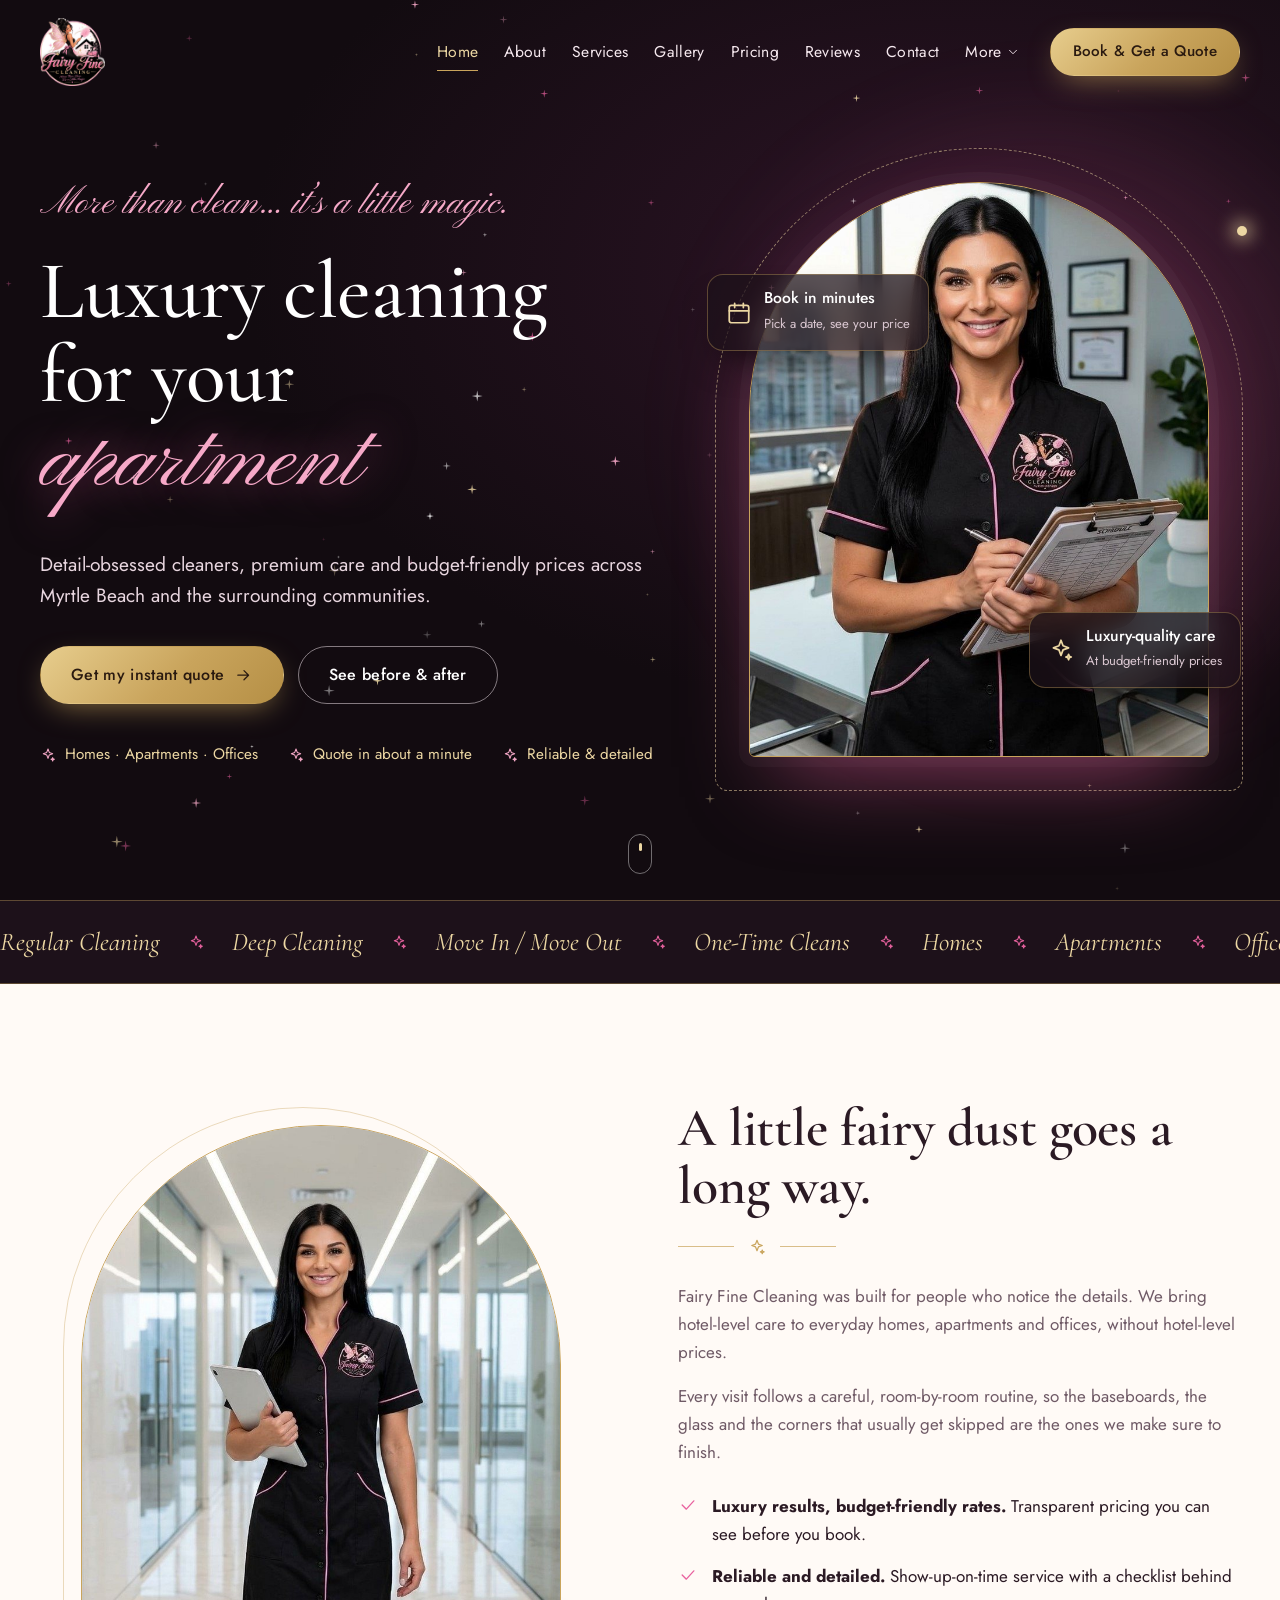
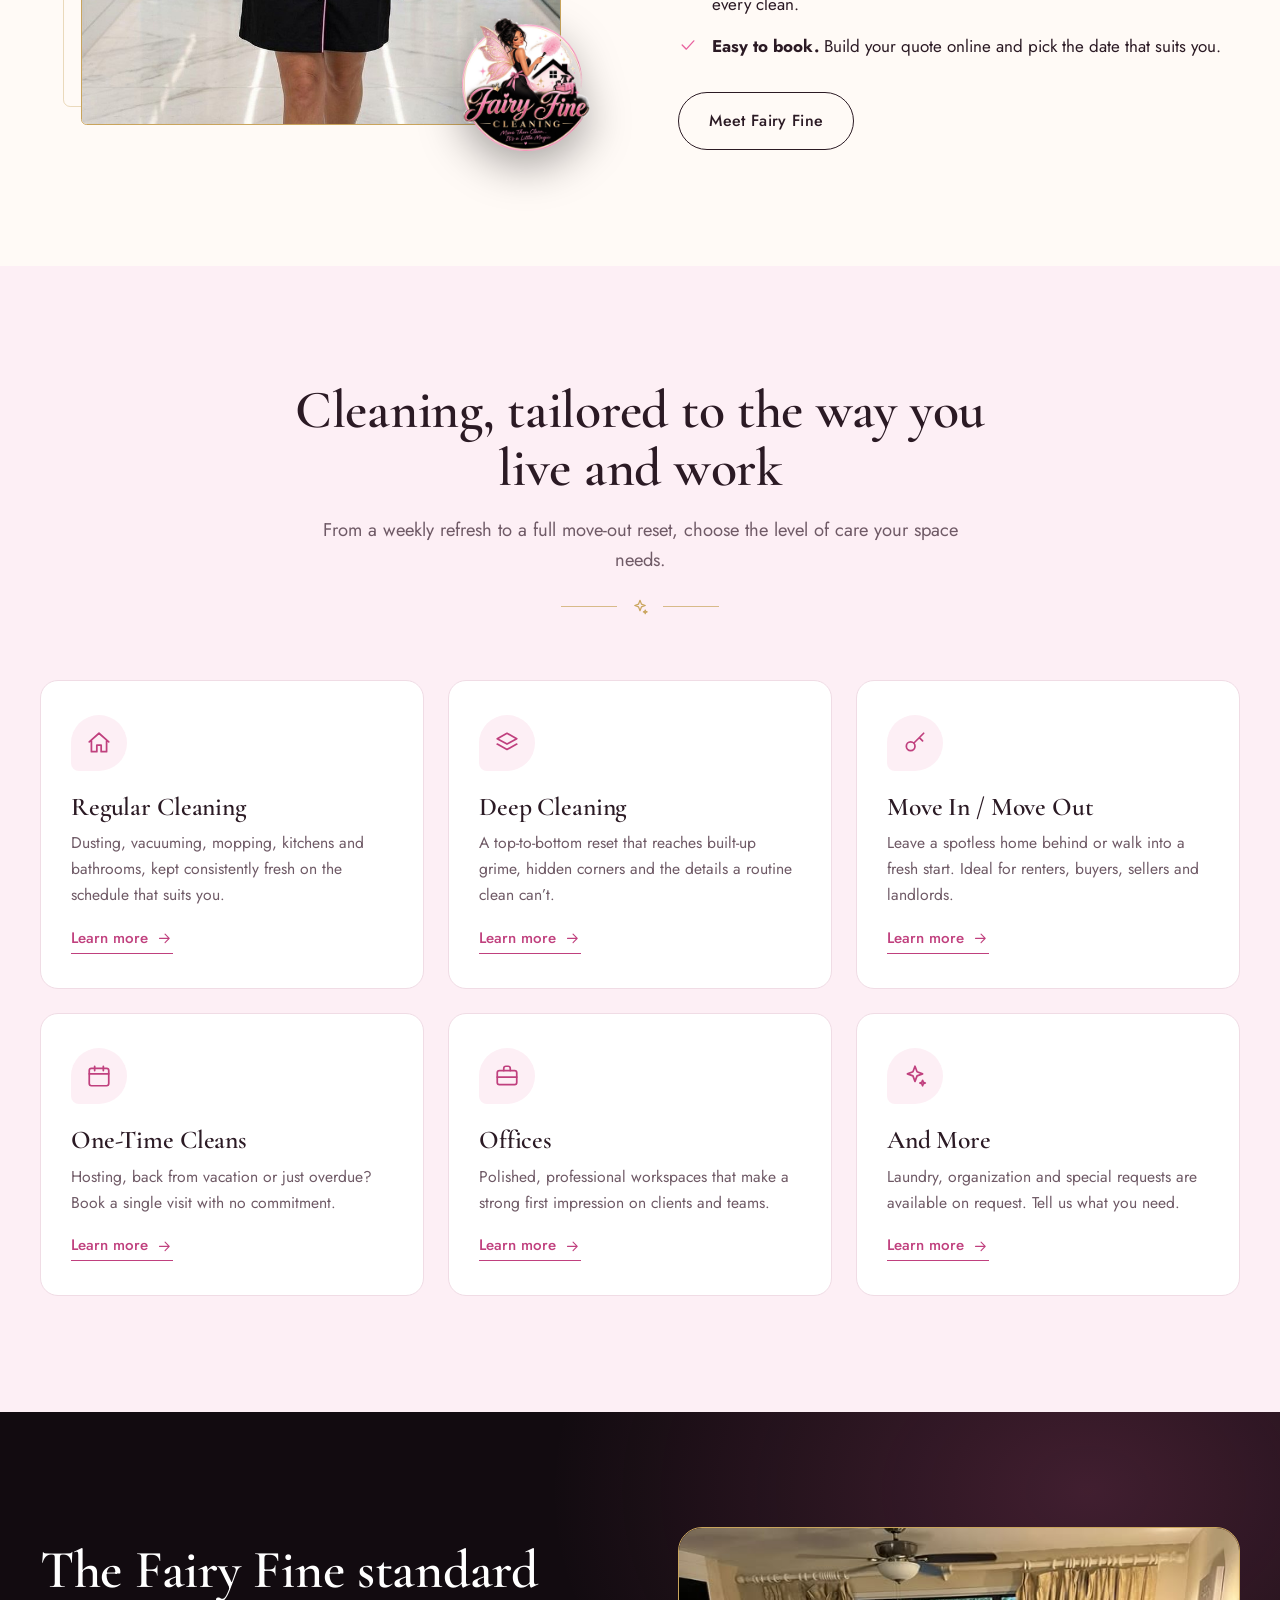
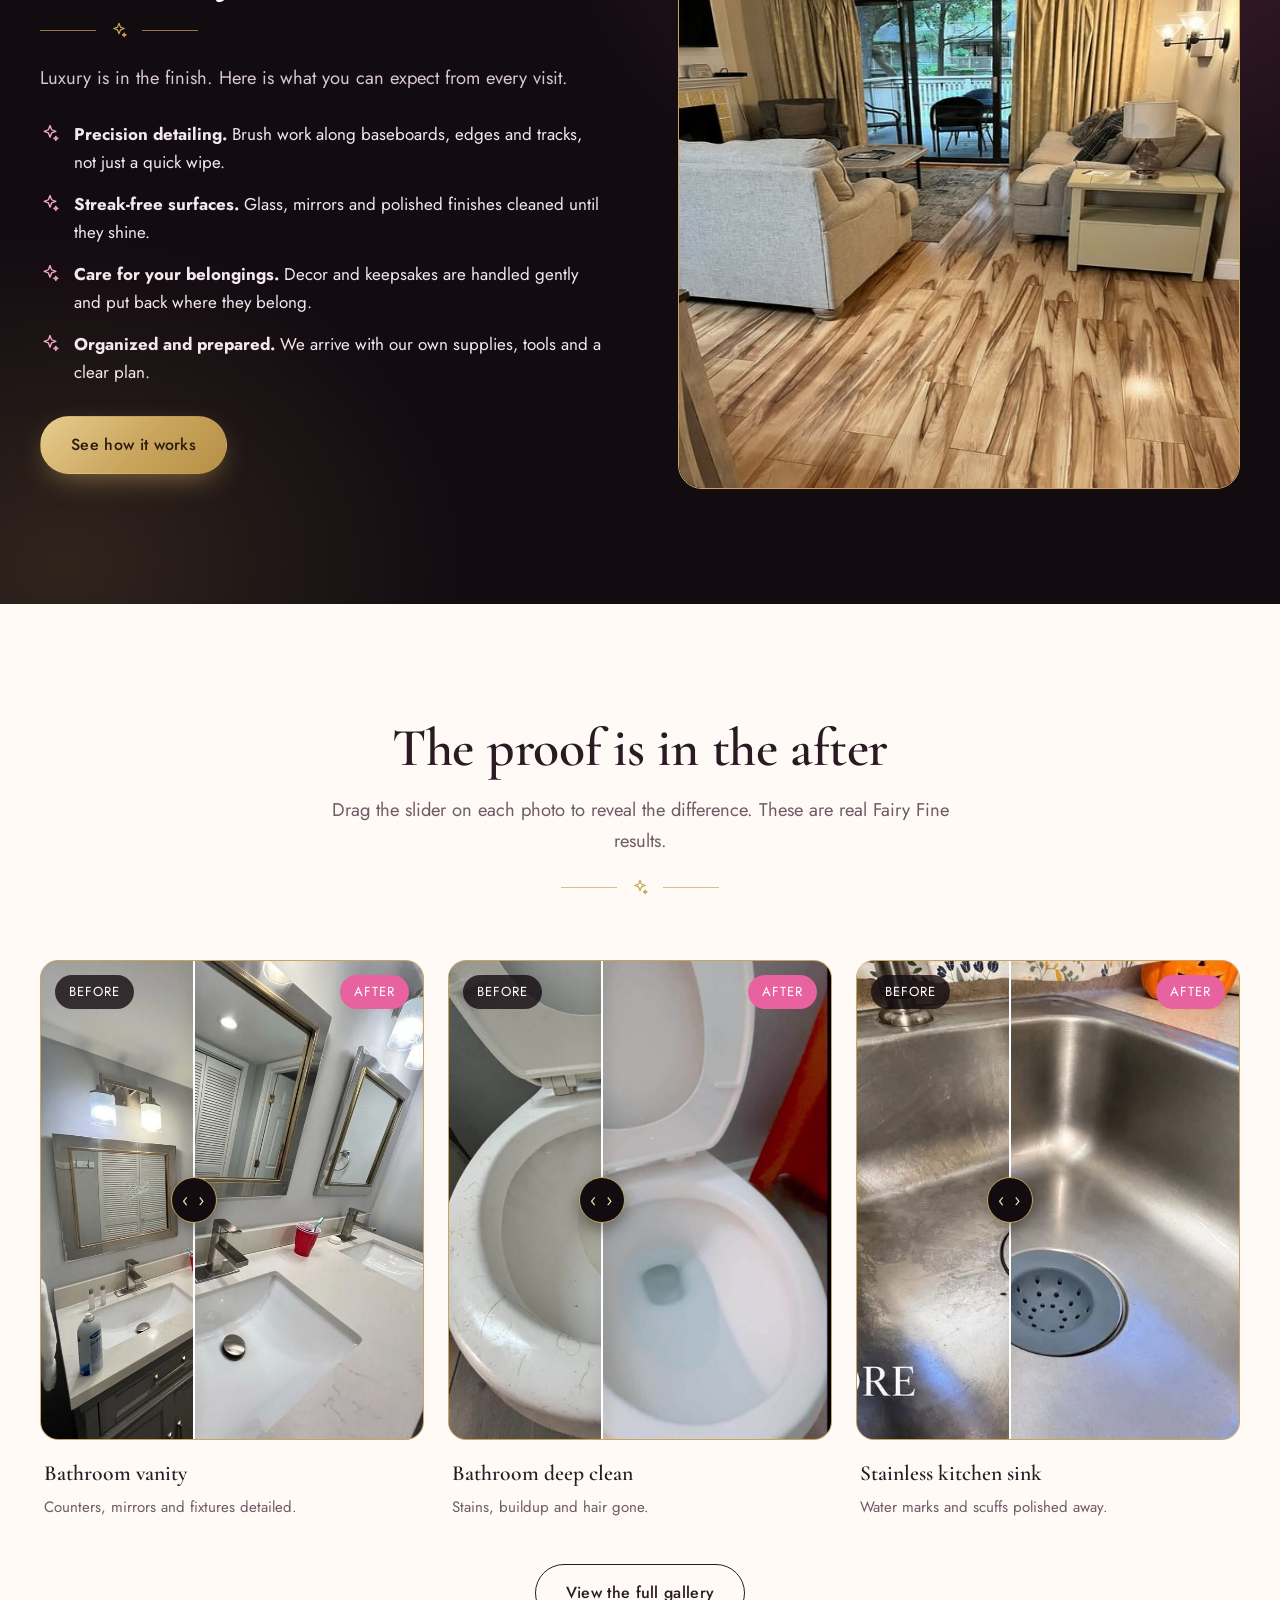
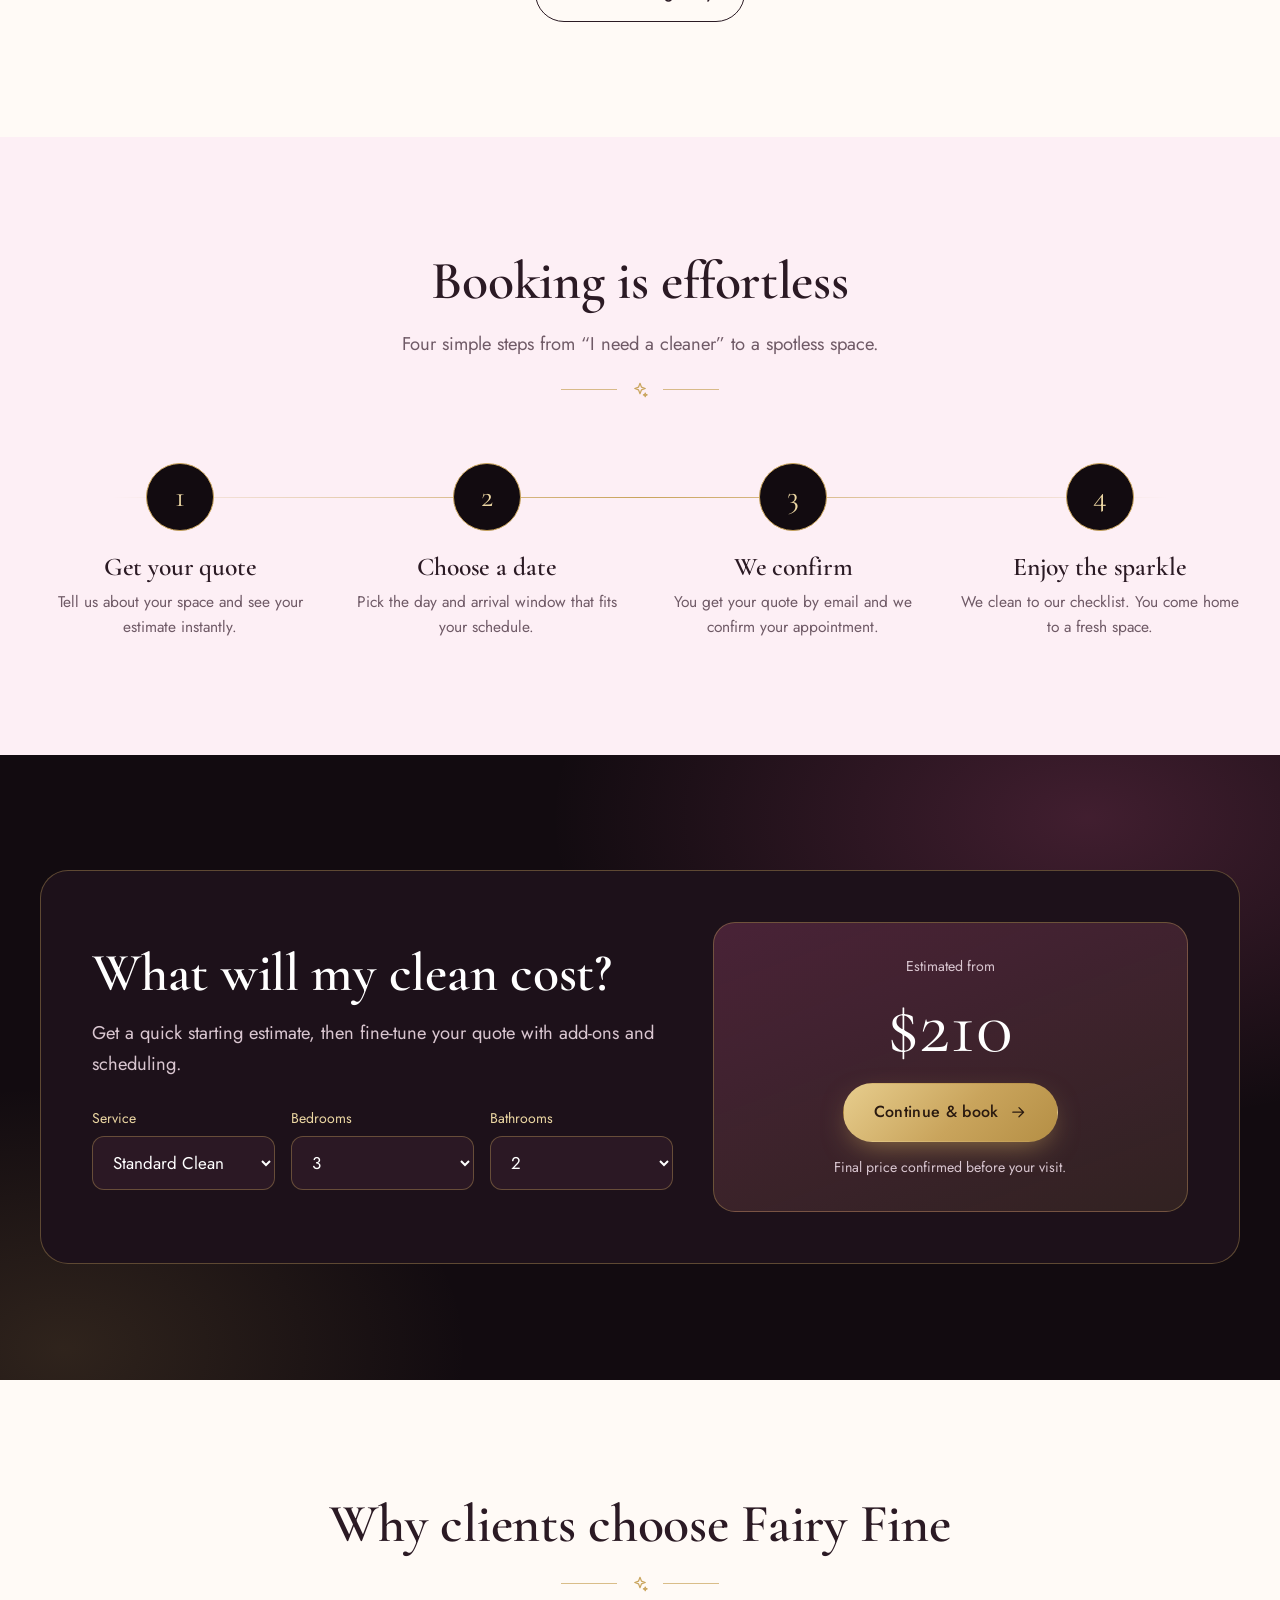
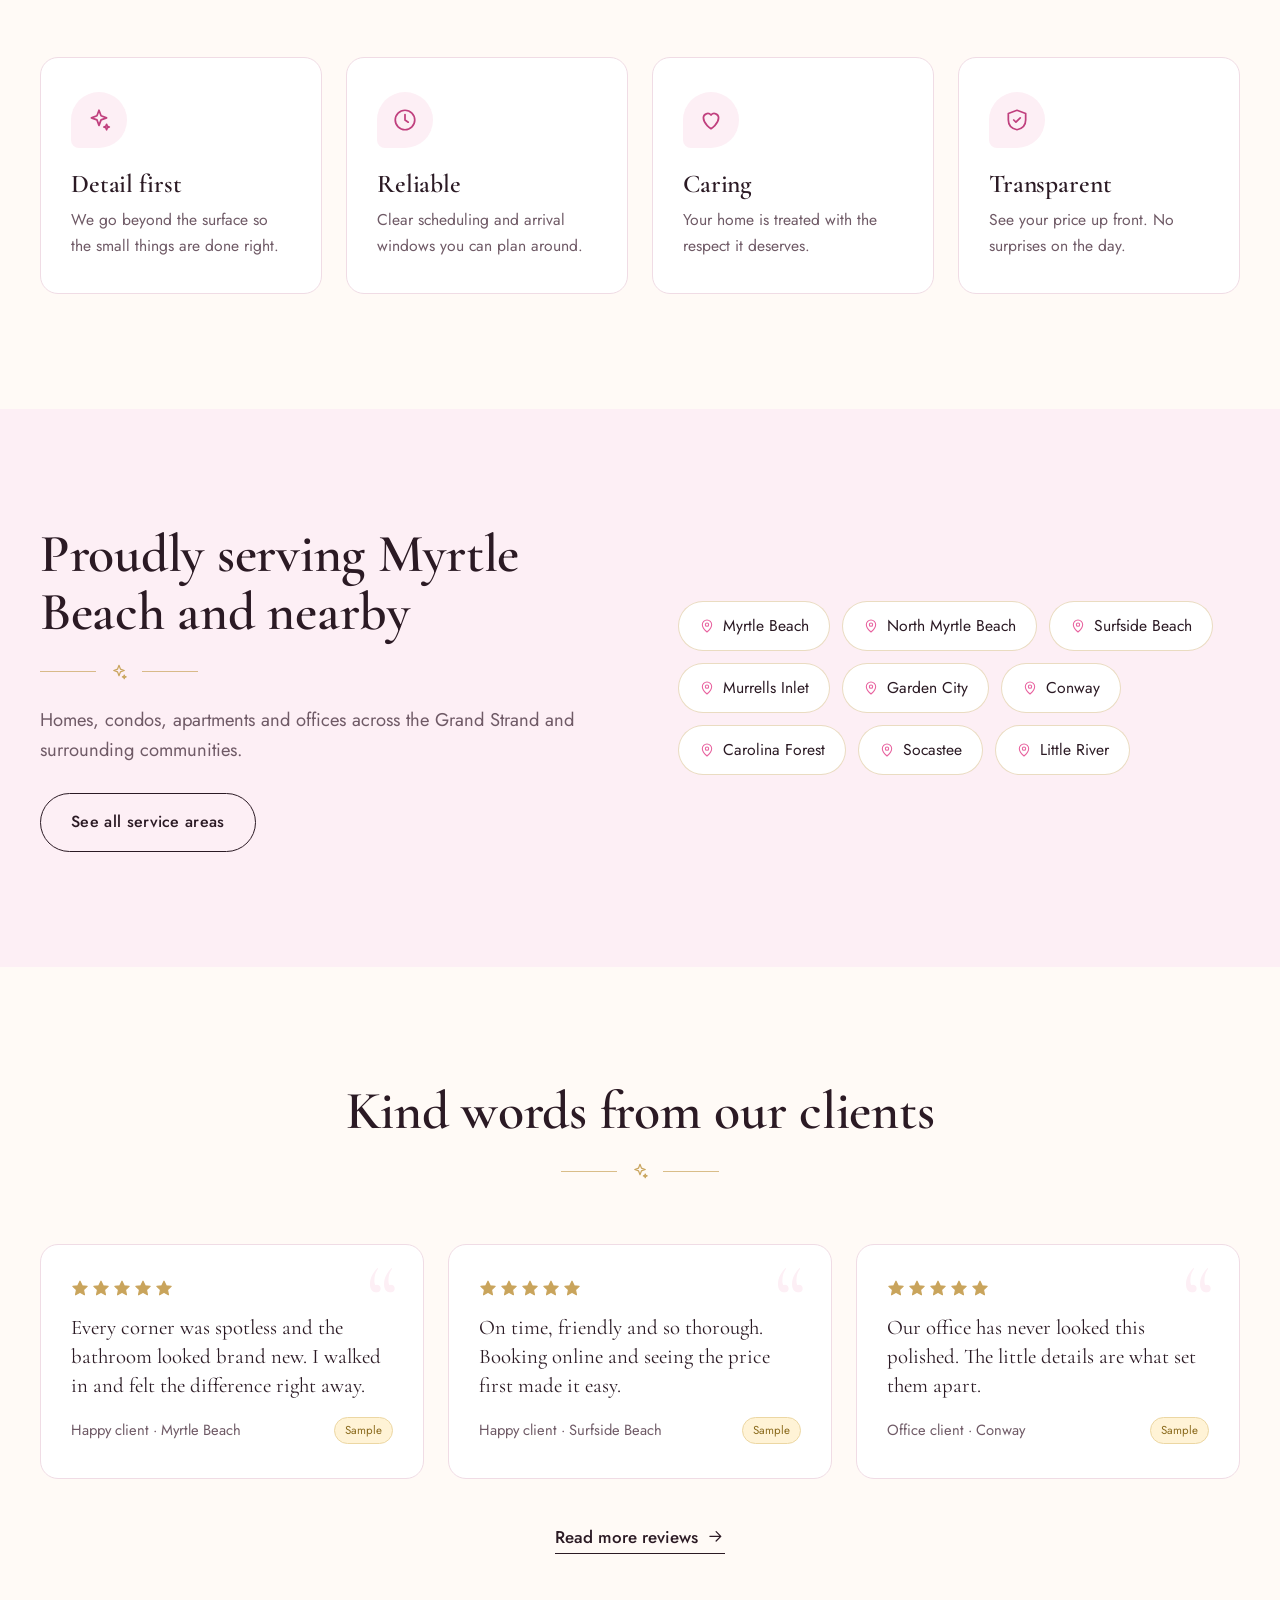
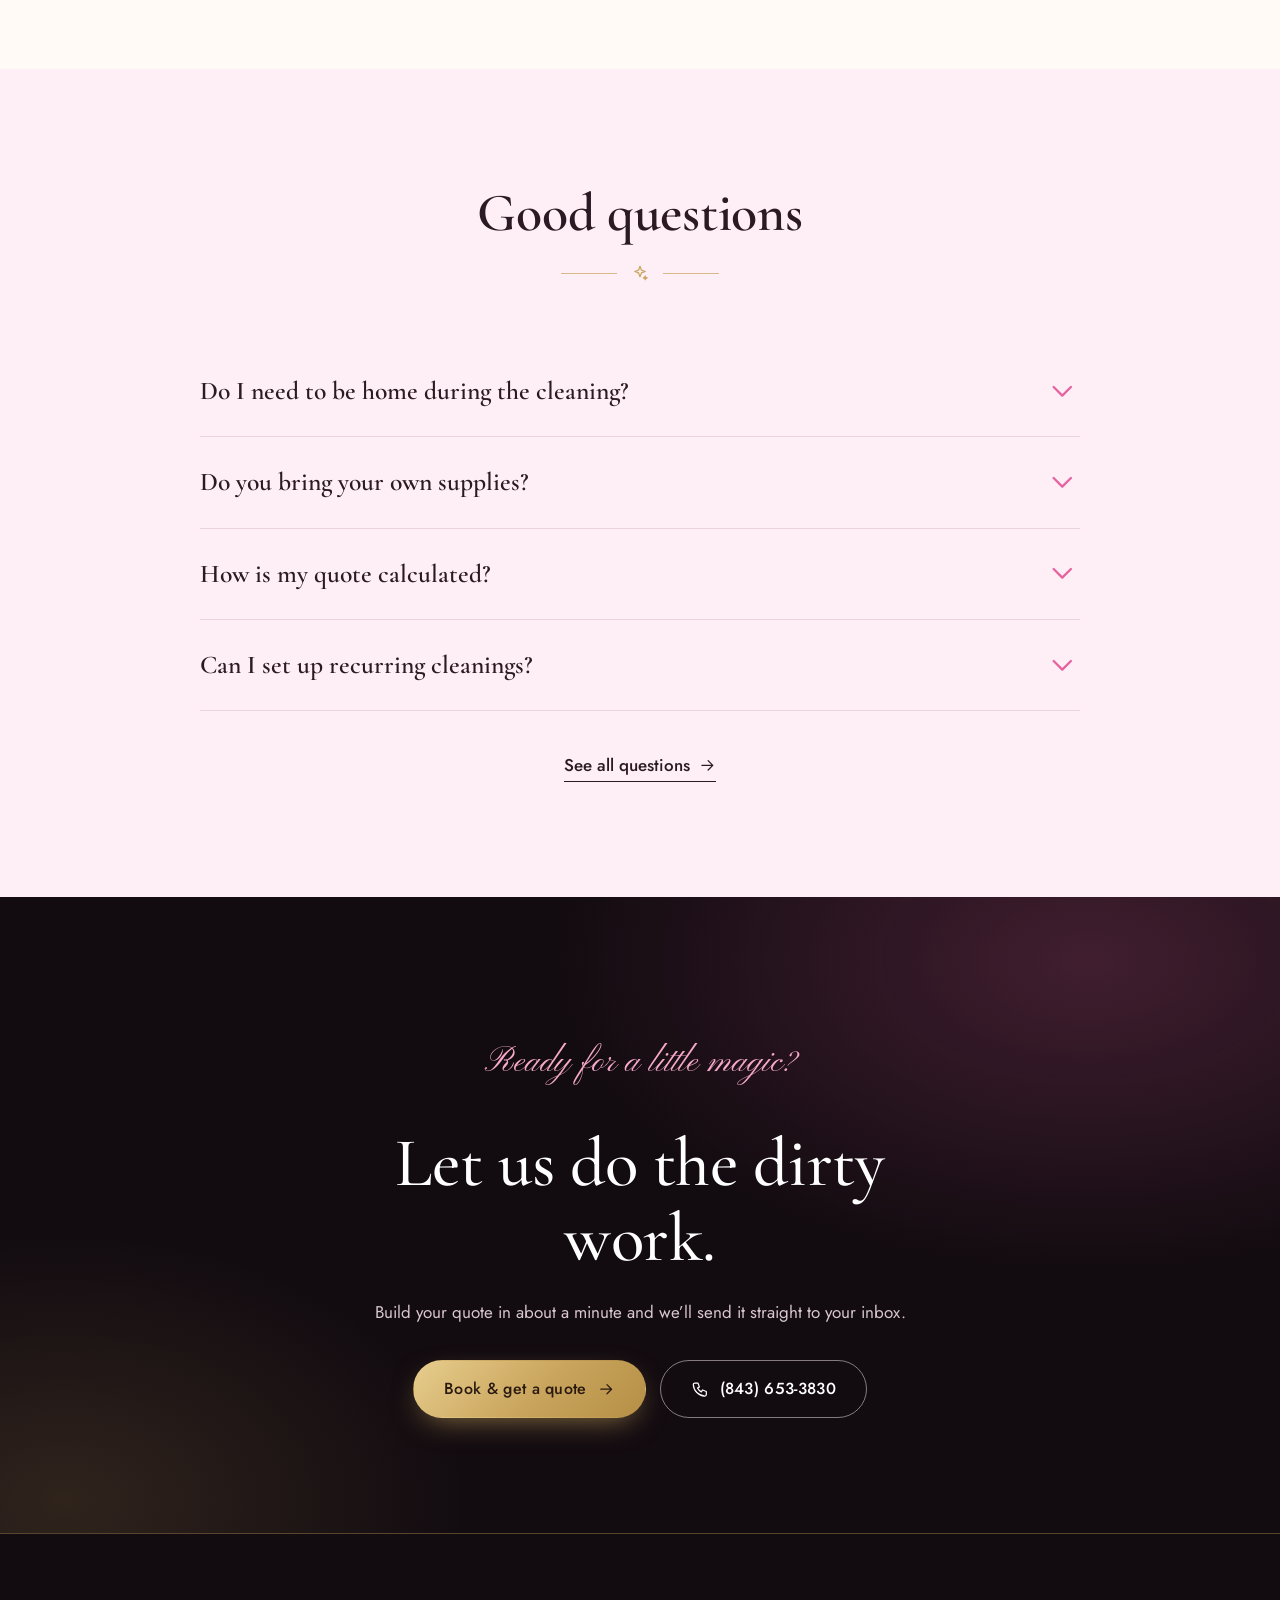
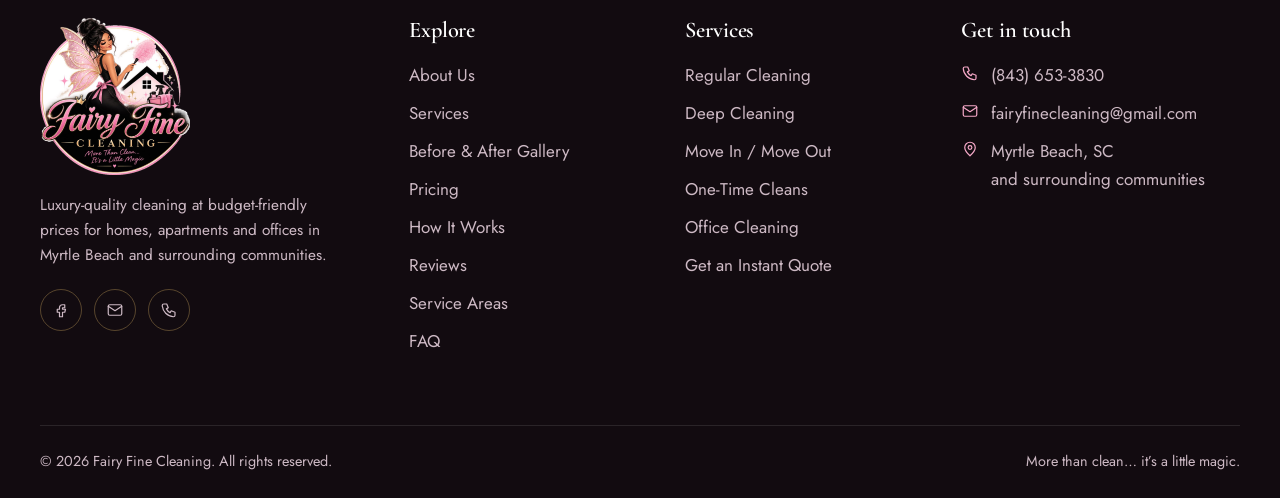
<file: index.html>
<!doctype html>
<html lang="en">
  <head>
    <meta charset="utf-8" />
    <meta
      name="viewport"
      content="width=device-width, initial-scale=1"
    />
    <title>
      Fairy Fine Cleaning | Luxury House & Office Cleaning
      in Myrtle Beach, SC
    </title>
    <meta
      name="description"
      content="Luxury-quality cleaning at budget-friendly prices for homes, apartments and offices in Myrtle Beach and nearby. Get an instant quote and book online."
    />
    <meta
      name="theme-color"
      content="#120b10"
    />
    <meta
      property="og:title"
      content="Fairy Fine Cleaning | Luxury House & Office Cleaning in Myrtle Beach, SC"
    />
    <meta
      property="og:description"
      content="Luxury-quality cleaning at budget-friendly prices for homes, apartments and offices in Myrtle Beach and nearby. Get an instant quote and book online."
    />
    <meta
      property="og:type"
      content="website"
    />
    <meta
      property="og:image"
      content="assets/images/logo.png"
    />
    <link
      rel="icon"
      type="image/png"
      href="assets/images/favicon.png"
    />
    <link
      rel="preconnect"
      href="https://fonts.googleapis.com"
    />
    <link
      rel="preconnect"
      href="https://fonts.gstatic.com"
      crossorigin
    />
    <link
      href="https://fonts.googleapis.com/css2?family=Cormorant+Garamond:ital,wght@0,500;0,600;0,700;1,500&family=Jost:wght@300;400;500&family=Pinyon+Script&display=swap"
      rel="stylesheet"
    />
    <link
      rel="stylesheet"
      href="css/styles.css"
    />
    <script>
      document.documentElement.classList.add("js");
    </script>
    <script type="application/ld+json">
      {
        "@context": "https://schema.org",
        "@type": "HouseCleaningService",
        "name": "Fairy Fine Cleaning",
        "telephone": "+18436533830",
        "email": "fairyfinecleaning@gmail.com",
        "slogan": "More Than Clean… It’s a Little Magic",
        "areaServed": "Myrtle Beach, SC",
        "address": {
          "@type": "PostalAddress",
          "addressLocality": "Myrtle Beach",
          "addressRegion": "SC",
          "addressCountry": "US"
        },
        "priceRange": "$$"
      }
    </script>
  </head>
  <body class="page-index">
    <a
      class="skip"
      href="#main"
      >Skip to content</a
    >
    <header class="site-header">
      <div class="container nav-wrap">
        <a
          class="brand"
          href="index.html"
          aria-label="Fairy Fine Cleaning — home"
          ><img
            src="assets/images/logo.png"
            alt="Fairy Fine Cleaning logo"
            width="68"
            height="71"
        /></a>
        <button
          class="nav-toggle"
          aria-expanded="false"
          aria-controls="site-nav"
          aria-label="Open menu"
        >
          <span></span><span></span><span></span>
        </button>
        <nav
          class="nav"
          id="site-nav"
          aria-label="Main"
        >
          <ul class="nav__list">
            <li>
              <a
                href="index.html"
                aria-current="page"
                >Home</a
              >
            </li>
            <li><a href="about.html">About</a></li>
            <li><a href="services.html">Services</a></li>
            <li><a href="gallery.html">Gallery</a></li>
            <li><a href="pricing.html">Pricing</a></li>
            <li><a href="reviews.html">Reviews</a></li>
            <li><a href="contact.html">Contact</a></li>
            <li class="has-sub">
              <button
                class="nav__more-btn"
                type="button"
                aria-haspopup="true"
              >
                More
                <svg
                  class="ico"
                  viewBox="0 0 24 24"
                  fill="none"
                  stroke="currentColor"
                  stroke-width="1.6"
                  stroke-linecap="round"
                  stroke-linejoin="round"
                  aria-hidden="true"
                >
                  <path d="M6 9l6 6 6-6" />
                </svg>
              </button>
              <ul class="submenu">
                <li>
                  <a href="process.html">How It Works</a>
                </li>
                <li>
                  <a href="areas.html">Service Areas</a>
                </li>
                <li><a href="faq.html">FAQ</a></li>
              </ul>
            </li>
          </ul>
          <a
            class="btn btn--gold btn--sm"
            href="book-quote.html"
            >Book &amp; Get a Quote</a
          >
        </nav>
      </div>
    </header>
    <main id="main">
      <!-- 1. HERO -->
      <section
        class="hero"
        id="top"
      >
        <canvas
          class="sparkles"
          aria-hidden="true"
        ></canvas>
        <div
          class="hero__glow"
          aria-hidden="true"
        ></div>
        <div class="container hero__grid">
          <div class="hero__copy">
            <p class="hero__script">
              More than clean… it’s a little magic.
            </p>
            <h1 class="hero__title">
              <span
                class="line"
                data-split
                >Luxury cleaning for your</span
              >
              <span class="line"
                ><span
                  class="rotator"
                  data-rotator
                  ><span class="rotator__word is-active"
                    >home</span
                  ><span class="rotator__word"
                    >apartment</span
                  ><span class="rotator__word"
                    >office</span
                  ></span
                ></span
              >
            </h1>
            <p class="hero__lead">
              Detail-obsessed cleaners, premium care and
              budget-friendly prices across Myrtle Beach and
              the surrounding communities.
            </p>
            <div class="hero__cta">
              <a
                class="btn btn--gold"
                href="book-quote.html"
                >Get my instant quote
                <svg
                  class="ico"
                  viewBox="0 0 24 24"
                  fill="none"
                  stroke="currentColor"
                  stroke-width="1.6"
                  stroke-linecap="round"
                  stroke-linejoin="round"
                  aria-hidden="true"
                >
                  <path d="M5 12h14M13 6l6 6-6 6" /></svg
              ></a>
              <a
                class="btn btn--ghost"
                href="gallery.html"
                >See before &amp; after</a
              >
            </div>
            <ul class="hero__proof">
              <li>
                <svg
                  class="ico"
                  viewBox="0 0 24 24"
                  fill="none"
                  stroke="currentColor"
                  stroke-width="1.6"
                  stroke-linecap="round"
                  stroke-linejoin="round"
                  aria-hidden="true"
                >
                  <path
                    d="M12 3l1.9 5.1L19 10l-5.1 1.9L12 17l-1.9-5.1L5 10l5.1-1.9L12 3z"
                  />
                  <path
                    d="M19 16l.7 1.8 1.8.7-1.8.7L19 21l-.7-1.8-1.8-.7 1.8-.7L19 16z"
                  /></svg
                >Homes · Apartments · Offices
              </li>
              <li>
                <svg
                  class="ico"
                  viewBox="0 0 24 24"
                  fill="none"
                  stroke="currentColor"
                  stroke-width="1.6"
                  stroke-linecap="round"
                  stroke-linejoin="round"
                  aria-hidden="true"
                >
                  <path
                    d="M12 3l1.9 5.1L19 10l-5.1 1.9L12 17l-1.9-5.1L5 10l5.1-1.9L12 3z"
                  />
                  <path
                    d="M19 16l.7 1.8 1.8.7-1.8.7L19 21l-.7-1.8-1.8-.7 1.8-.7L19 16z"
                  /></svg
                >Quote in about a minute
              </li>
              <li>
                <svg
                  class="ico"
                  viewBox="0 0 24 24"
                  fill="none"
                  stroke="currentColor"
                  stroke-width="1.6"
                  stroke-linecap="round"
                  stroke-linejoin="round"
                  aria-hidden="true"
                >
                  <path
                    d="M12 3l1.9 5.1L19 10l-5.1 1.9L12 17l-1.9-5.1L5 10l5.1-1.9L12 3z"
                  />
                  <path
                    d="M19 16l.7 1.8 1.8.7-1.8.7L19 21l-.7-1.8-1.8-.7 1.8-.7L19 16z"
                  /></svg
                >Reliable &amp; detailed
              </li>
            </ul>
          </div>
          <div
            class="hero__visual"
            data-tilt
          >
            <div
              class="hero__ring"
              aria-hidden="true"
            ></div>
            <div class="hero__arch">
              <img
                src="assets/images/ceo-clipboard.jpg"
                alt="Fairy Fine Cleaning founder in the signature black and pink uniform, holding a cleaning schedule"
                width="1024"
                height="1024"
                fetchpriority="high"
              />
            </div>
            <div class="float-card float-card--a">
              <svg
                class="ico"
                viewBox="0 0 24 24"
                fill="none"
                stroke="currentColor"
                stroke-width="1.6"
                stroke-linecap="round"
                stroke-linejoin="round"
                aria-hidden="true"
              >
                <rect
                  x="3"
                  y="5"
                  width="18"
                  height="16"
                  rx="2"
                />
                <path d="M3 10h18M8 3v4M16 3v4" />
              </svg>
              <div>
                <strong>Book in minutes</strong
                ><span>Pick a date, see your price</span>
              </div>
            </div>
            <div class="float-card float-card--b">
              <svg
                class="ico"
                viewBox="0 0 24 24"
                fill="none"
                stroke="currentColor"
                stroke-width="1.6"
                stroke-linecap="round"
                stroke-linejoin="round"
                aria-hidden="true"
              >
                <path
                  d="M12 3l1.9 5.1L19 10l-5.1 1.9L12 17l-1.9-5.1L5 10l5.1-1.9L12 3z"
                />
                <path
                  d="M19 16l.7 1.8 1.8.7-1.8.7L19 21l-.7-1.8-1.8-.7 1.8-.7L19 16z"
                />
              </svg>
              <div>
                <strong>Luxury-quality care</strong
                ><span>At budget-friendly prices</span>
              </div>
            </div>
          </div>
        </div>
        <div
          class="scroll-cue"
          aria-hidden="true"
        ></div>
      </section>

      <!-- 2. MARQUEE -->
      <div
        class="marquee"
        aria-hidden="true"
      >
        <div class="marquee__track">
          <span
            >Regular Cleaning
            <svg
              class="ico"
              viewBox="0 0 24 24"
              fill="none"
              stroke="currentColor"
              stroke-width="1.6"
              stroke-linecap="round"
              stroke-linejoin="round"
              aria-hidden="true"
            >
              <path
                d="M12 3l1.9 5.1L19 10l-5.1 1.9L12 17l-1.9-5.1L5 10l5.1-1.9L12 3z"
              />
              <path
                d="M19 16l.7 1.8 1.8.7-1.8.7L19 21l-.7-1.8-1.8-.7 1.8-.7L19 16z"
              />
            </svg>
            Deep Cleaning
            <svg
              class="ico"
              viewBox="0 0 24 24"
              fill="none"
              stroke="currentColor"
              stroke-width="1.6"
              stroke-linecap="round"
              stroke-linejoin="round"
              aria-hidden="true"
            >
              <path
                d="M12 3l1.9 5.1L19 10l-5.1 1.9L12 17l-1.9-5.1L5 10l5.1-1.9L12 3z"
              />
              <path
                d="M19 16l.7 1.8 1.8.7-1.8.7L19 21l-.7-1.8-1.8-.7 1.8-.7L19 16z"
              />
            </svg>
            Move In / Move Out
            <svg
              class="ico"
              viewBox="0 0 24 24"
              fill="none"
              stroke="currentColor"
              stroke-width="1.6"
              stroke-linecap="round"
              stroke-linejoin="round"
              aria-hidden="true"
            >
              <path
                d="M12 3l1.9 5.1L19 10l-5.1 1.9L12 17l-1.9-5.1L5 10l5.1-1.9L12 3z"
              />
              <path
                d="M19 16l.7 1.8 1.8.7-1.8.7L19 21l-.7-1.8-1.8-.7 1.8-.7L19 16z"
              />
            </svg>
            One-Time Cleans
            <svg
              class="ico"
              viewBox="0 0 24 24"
              fill="none"
              stroke="currentColor"
              stroke-width="1.6"
              stroke-linecap="round"
              stroke-linejoin="round"
              aria-hidden="true"
            >
              <path
                d="M12 3l1.9 5.1L19 10l-5.1 1.9L12 17l-1.9-5.1L5 10l5.1-1.9L12 3z"
              />
              <path
                d="M19 16l.7 1.8 1.8.7-1.8.7L19 21l-.7-1.8-1.8-.7 1.8-.7L19 16z"
              />
            </svg>
            Homes
            <svg
              class="ico"
              viewBox="0 0 24 24"
              fill="none"
              stroke="currentColor"
              stroke-width="1.6"
              stroke-linecap="round"
              stroke-linejoin="round"
              aria-hidden="true"
            >
              <path
                d="M12 3l1.9 5.1L19 10l-5.1 1.9L12 17l-1.9-5.1L5 10l5.1-1.9L12 3z"
              />
              <path
                d="M19 16l.7 1.8 1.8.7-1.8.7L19 21l-.7-1.8-1.8-.7 1.8-.7L19 16z"
              />
            </svg>
            Apartments
            <svg
              class="ico"
              viewBox="0 0 24 24"
              fill="none"
              stroke="currentColor"
              stroke-width="1.6"
              stroke-linecap="round"
              stroke-linejoin="round"
              aria-hidden="true"
            >
              <path
                d="M12 3l1.9 5.1L19 10l-5.1 1.9L12 17l-1.9-5.1L5 10l5.1-1.9L12 3z"
              />
              <path
                d="M19 16l.7 1.8 1.8.7-1.8.7L19 21l-.7-1.8-1.8-.7 1.8-.7L19 16z"
              />
            </svg>
            Offices
            <svg
              class="ico"
              viewBox="0 0 24 24"
              fill="none"
              stroke="currentColor"
              stroke-width="1.6"
              stroke-linecap="round"
              stroke-linejoin="round"
              aria-hidden="true"
            >
              <path
                d="M12 3l1.9 5.1L19 10l-5.1 1.9L12 17l-1.9-5.1L5 10l5.1-1.9L12 3z"
              />
              <path
                d="M19 16l.7 1.8 1.8.7-1.8.7L19 21l-.7-1.8-1.8-.7 1.8-.7L19 16z"
              /></svg
          ></span>
          <span
            >Regular Cleaning
            <svg
              class="ico"
              viewBox="0 0 24 24"
              fill="none"
              stroke="currentColor"
              stroke-width="1.6"
              stroke-linecap="round"
              stroke-linejoin="round"
              aria-hidden="true"
            >
              <path
                d="M12 3l1.9 5.1L19 10l-5.1 1.9L12 17l-1.9-5.1L5 10l5.1-1.9L12 3z"
              />
              <path
                d="M19 16l.7 1.8 1.8.7-1.8.7L19 21l-.7-1.8-1.8-.7 1.8-.7L19 16z"
              />
            </svg>
            Deep Cleaning
            <svg
              class="ico"
              viewBox="0 0 24 24"
              fill="none"
              stroke="currentColor"
              stroke-width="1.6"
              stroke-linecap="round"
              stroke-linejoin="round"
              aria-hidden="true"
            >
              <path
                d="M12 3l1.9 5.1L19 10l-5.1 1.9L12 17l-1.9-5.1L5 10l5.1-1.9L12 3z"
              />
              <path
                d="M19 16l.7 1.8 1.8.7-1.8.7L19 21l-.7-1.8-1.8-.7 1.8-.7L19 16z"
              />
            </svg>
            Move In / Move Out
            <svg
              class="ico"
              viewBox="0 0 24 24"
              fill="none"
              stroke="currentColor"
              stroke-width="1.6"
              stroke-linecap="round"
              stroke-linejoin="round"
              aria-hidden="true"
            >
              <path
                d="M12 3l1.9 5.1L19 10l-5.1 1.9L12 17l-1.9-5.1L5 10l5.1-1.9L12 3z"
              />
              <path
                d="M19 16l.7 1.8 1.8.7-1.8.7L19 21l-.7-1.8-1.8-.7 1.8-.7L19 16z"
              />
            </svg>
            One-Time Cleans
            <svg
              class="ico"
              viewBox="0 0 24 24"
              fill="none"
              stroke="currentColor"
              stroke-width="1.6"
              stroke-linecap="round"
              stroke-linejoin="round"
              aria-hidden="true"
            >
              <path
                d="M12 3l1.9 5.1L19 10l-5.1 1.9L12 17l-1.9-5.1L5 10l5.1-1.9L12 3z"
              />
              <path
                d="M19 16l.7 1.8 1.8.7-1.8.7L19 21l-.7-1.8-1.8-.7 1.8-.7L19 16z"
              />
            </svg>
            Homes
            <svg
              class="ico"
              viewBox="0 0 24 24"
              fill="none"
              stroke="currentColor"
              stroke-width="1.6"
              stroke-linecap="round"
              stroke-linejoin="round"
              aria-hidden="true"
            >
              <path
                d="M12 3l1.9 5.1L19 10l-5.1 1.9L12 17l-1.9-5.1L5 10l5.1-1.9L12 3z"
              />
              <path
                d="M19 16l.7 1.8 1.8.7-1.8.7L19 21l-.7-1.8-1.8-.7 1.8-.7L19 16z"
              />
            </svg>
            Apartments
            <svg
              class="ico"
              viewBox="0 0 24 24"
              fill="none"
              stroke="currentColor"
              stroke-width="1.6"
              stroke-linecap="round"
              stroke-linejoin="round"
              aria-hidden="true"
            >
              <path
                d="M12 3l1.9 5.1L19 10l-5.1 1.9L12 17l-1.9-5.1L5 10l5.1-1.9L12 3z"
              />
              <path
                d="M19 16l.7 1.8 1.8.7-1.8.7L19 21l-.7-1.8-1.8-.7 1.8-.7L19 16z"
              />
            </svg>
            Offices
            <svg
              class="ico"
              viewBox="0 0 24 24"
              fill="none"
              stroke="currentColor"
              stroke-width="1.6"
              stroke-linecap="round"
              stroke-linejoin="round"
              aria-hidden="true"
            >
              <path
                d="M12 3l1.9 5.1L19 10l-5.1 1.9L12 17l-1.9-5.1L5 10l5.1-1.9L12 3z"
              />
              <path
                d="M19 16l.7 1.8 1.8.7-1.8.7L19 21l-.7-1.8-1.8-.7 1.8-.7L19 16z"
              /></svg
          ></span>
        </div>
      </div>

      <!-- 3. WELCOME -->
      <section class="section section--ivory">
        <div class="container split">
          <div
            class="arch-wrap"
            data-reveal
          >
            <div class="arch">
              <img
                src="assets/images/ceo-hallway.jpg"
                alt="Fairy Fine Cleaning founder walking through a bright, polished office corridor"
                loading="lazy"
                width="1024"
                height="1024"
              />
            </div>
            <img
              class="badge-logo"
              src="assets/images/logo.png"
              alt=""
              loading="lazy"
            />
          </div>
          <div data-reveal>
            <h2>A little fairy dust goes a long way.</h2>
            <div class="flourish">
              <svg
                class="ico"
                viewBox="0 0 24 24"
                fill="none"
                stroke="currentColor"
                stroke-width="1.6"
                stroke-linecap="round"
                stroke-linejoin="round"
                aria-hidden="true"
              >
                <path
                  d="M12 3l1.9 5.1L19 10l-5.1 1.9L12 17l-1.9-5.1L5 10l5.1-1.9L12 3z"
                />
                <path
                  d="M19 16l.7 1.8 1.8.7-1.8.7L19 21l-.7-1.8-1.8-.7 1.8-.7L19 16z"
                />
              </svg>
            </div>
            <div
              class="prose"
              style="margin-top: 26px"
            >
              <p>
                Fairy Fine Cleaning was built for people who
                notice the details. We bring hotel-level
                care to everyday homes, apartments and
                offices, without hotel-level prices.
              </p>
              <p>
                Every visit follows a careful, room-by-room
                routine, so the baseboards, the glass and
                the corners that usually get skipped are the
                ones we make sure to finish.
              </p>
            </div>
            <ul class="ticks">
              <li>
                <svg
                  class="ico"
                  viewBox="0 0 24 24"
                  fill="none"
                  stroke="currentColor"
                  stroke-width="1.6"
                  stroke-linecap="round"
                  stroke-linejoin="round"
                  aria-hidden="true"
                >
                  <path d="M5 12l5 5 9-10" /></svg
                ><span
                  ><b
                    >Luxury results, budget-friendly
                    rates.</b
                  >
                  Transparent pricing you can see before you
                  book.</span
                >
              </li>
              <li>
                <svg
                  class="ico"
                  viewBox="0 0 24 24"
                  fill="none"
                  stroke="currentColor"
                  stroke-width="1.6"
                  stroke-linecap="round"
                  stroke-linejoin="round"
                  aria-hidden="true"
                >
                  <path d="M5 12l5 5 9-10" /></svg
                ><span
                  ><b>Reliable and detailed.</b>
                  Show-up-on-time service with a checklist
                  behind every clean.</span
                >
              </li>
              <li>
                <svg
                  class="ico"
                  viewBox="0 0 24 24"
                  fill="none"
                  stroke="currentColor"
                  stroke-width="1.6"
                  stroke-linecap="round"
                  stroke-linejoin="round"
                  aria-hidden="true"
                >
                  <path d="M5 12l5 5 9-10" /></svg
                ><span
                  ><b>Easy to book.</b> Build your quote
                  online and pick the date that suits
                  you.</span
                >
              </li>
            </ul>
            <a
              class="btn btn--line"
              style="margin-top: 32px"
              href="about.html"
              >Meet Fairy Fine</a
            >
          </div>
        </div>
      </section>

      <!-- 4. SERVICES -->
      <section class="section section--blush">
        <div class="container">
          <div
            class="section__head section__head--center"
            data-reveal
          >
            <h2>
              Cleaning, tailored to the way you live and
              work
            </h2>
            <p class="lead">
              From a weekly refresh to a full move-out
              reset, choose the level of care your space
              needs.
            </p>
            <div class="flourish">
              <svg
                class="ico"
                viewBox="0 0 24 24"
                fill="none"
                stroke="currentColor"
                stroke-width="1.6"
                stroke-linecap="round"
                stroke-linejoin="round"
                aria-hidden="true"
              >
                <path
                  d="M12 3l1.9 5.1L19 10l-5.1 1.9L12 17l-1.9-5.1L5 10l5.1-1.9L12 3z"
                />
                <path
                  d="M19 16l.7 1.8 1.8.7-1.8.7L19 21l-.7-1.8-1.8-.7 1.8-.7L19 16z"
                />
              </svg>
            </div>
          </div>
          <div class="grid grid--3">
            <article
              class="card"
              data-reveal
            >
              <div class="icon-chip">
                <svg
                  class="ico"
                  viewBox="0 0 24 24"
                  fill="none"
                  stroke="currentColor"
                  stroke-width="1.6"
                  stroke-linecap="round"
                  stroke-linejoin="round"
                  aria-hidden="true"
                >
                  <path
                    d="M3 11l9-8 9 8M5 10v10h5v-6h4v6h5V10"
                  />
                </svg>
              </div>
              <h3>Regular Cleaning</h3>
              <p>
                Dusting, vacuuming, mopping, kitchens and
                bathrooms, kept consistently fresh on the
                schedule that suits you.
              </p>
              <a
                class="link-arrow"
                href="services.html#regular"
                >Learn more
                <svg
                  class="ico"
                  viewBox="0 0 24 24"
                  fill="none"
                  stroke="currentColor"
                  stroke-width="1.6"
                  stroke-linecap="round"
                  stroke-linejoin="round"
                  aria-hidden="true"
                >
                  <path d="M5 12h14M13 6l6 6-6 6" /></svg
              ></a>
            </article>
            <article
              class="card"
              data-reveal
            >
              <div class="icon-chip">
                <svg
                  class="ico"
                  viewBox="0 0 24 24"
                  fill="none"
                  stroke="currentColor"
                  stroke-width="1.6"
                  stroke-linecap="round"
                  stroke-linejoin="round"
                  aria-hidden="true"
                >
                  <path
                    d="M12 3l9 5-9 5-9-5 9-5zM3 13l9 5 9-5"
                  />
                </svg>
              </div>
              <h3>Deep Cleaning</h3>
              <p>
                A top-to-bottom reset that reaches built-up
                grime, hidden corners and the details a
                routine clean can’t.
              </p>
              <a
                class="link-arrow"
                href="services.html#deep"
                >Learn more
                <svg
                  class="ico"
                  viewBox="0 0 24 24"
                  fill="none"
                  stroke="currentColor"
                  stroke-width="1.6"
                  stroke-linecap="round"
                  stroke-linejoin="round"
                  aria-hidden="true"
                >
                  <path d="M5 12h14M13 6l6 6-6 6" /></svg
              ></a>
            </article>
            <article
              class="card"
              data-reveal
            >
              <div class="icon-chip">
                <svg
                  class="ico"
                  viewBox="0 0 24 24"
                  fill="none"
                  stroke="currentColor"
                  stroke-width="1.6"
                  stroke-linecap="round"
                  stroke-linejoin="round"
                  aria-hidden="true"
                >
                  <circle
                    cx="8"
                    cy="15"
                    r="4"
                  />
                  <path d="M11 12l9-9M16 7l3 3" />
                </svg>
              </div>
              <h3>Move In / Move Out</h3>
              <p>
                Leave a spotless home behind or walk into a
                fresh start. Ideal for renters, buyers,
                sellers and landlords.
              </p>
              <a
                class="link-arrow"
                href="services.html#move"
                >Learn more
                <svg
                  class="ico"
                  viewBox="0 0 24 24"
                  fill="none"
                  stroke="currentColor"
                  stroke-width="1.6"
                  stroke-linecap="round"
                  stroke-linejoin="round"
                  aria-hidden="true"
                >
                  <path d="M5 12h14M13 6l6 6-6 6" /></svg
              ></a>
            </article>
            <article
              class="card"
              data-reveal
            >
              <div class="icon-chip">
                <svg
                  class="ico"
                  viewBox="0 0 24 24"
                  fill="none"
                  stroke="currentColor"
                  stroke-width="1.6"
                  stroke-linecap="round"
                  stroke-linejoin="round"
                  aria-hidden="true"
                >
                  <rect
                    x="3"
                    y="5"
                    width="18"
                    height="16"
                    rx="2"
                  />
                  <path d="M3 10h18M8 3v4M16 3v4" />
                </svg>
              </div>
              <h3>One-Time Cleans</h3>
              <p>
                Hosting, back from vacation or just overdue?
                Book a single visit with no commitment.
              </p>
              <a
                class="link-arrow"
                href="services.html#onetime"
                >Learn more
                <svg
                  class="ico"
                  viewBox="0 0 24 24"
                  fill="none"
                  stroke="currentColor"
                  stroke-width="1.6"
                  stroke-linecap="round"
                  stroke-linejoin="round"
                  aria-hidden="true"
                >
                  <path d="M5 12h14M13 6l6 6-6 6" /></svg
              ></a>
            </article>
            <article
              class="card"
              data-reveal
            >
              <div class="icon-chip">
                <svg
                  class="ico"
                  viewBox="0 0 24 24"
                  fill="none"
                  stroke="currentColor"
                  stroke-width="1.6"
                  stroke-linecap="round"
                  stroke-linejoin="round"
                  aria-hidden="true"
                >
                  <rect
                    x="3"
                    y="7"
                    width="18"
                    height="13"
                    rx="2"
                  />
                  <path
                    d="M9 7V5a2 2 0 012-2h2a2 2 0 012 2v2M3 13h18"
                  />
                </svg>
              </div>
              <h3>Offices</h3>
              <p>
                Polished, professional workspaces that make
                a strong first impression on clients and
                teams.
              </p>
              <a
                class="link-arrow"
                href="services.html#office"
                >Learn more
                <svg
                  class="ico"
                  viewBox="0 0 24 24"
                  fill="none"
                  stroke="currentColor"
                  stroke-width="1.6"
                  stroke-linecap="round"
                  stroke-linejoin="round"
                  aria-hidden="true"
                >
                  <path d="M5 12h14M13 6l6 6-6 6" /></svg
              ></a>
            </article>
            <article
              class="card"
              data-reveal
            >
              <div class="icon-chip">
                <svg
                  class="ico"
                  viewBox="0 0 24 24"
                  fill="none"
                  stroke="currentColor"
                  stroke-width="1.6"
                  stroke-linecap="round"
                  stroke-linejoin="round"
                  aria-hidden="true"
                >
                  <path
                    d="M12 3l1.9 5.1L19 10l-5.1 1.9L12 17l-1.9-5.1L5 10l5.1-1.9L12 3z"
                  />
                  <path
                    d="M19 16l.7 1.8 1.8.7-1.8.7L19 21l-.7-1.8-1.8-.7 1.8-.7L19 16z"
                  />
                </svg>
              </div>
              <h3>And More</h3>
              <p>
                Laundry, organization and special requests
                are available on request. Tell us what you
                need.
              </p>
              <a
                class="link-arrow"
                href="services.html#more"
                >Learn more
                <svg
                  class="ico"
                  viewBox="0 0 24 24"
                  fill="none"
                  stroke="currentColor"
                  stroke-width="1.6"
                  stroke-linecap="round"
                  stroke-linejoin="round"
                  aria-hidden="true"
                >
                  <path d="M5 12h14M13 6l6 6-6 6" /></svg
              ></a>
            </article>
          </div>
        </div>
      </section>

      <!-- 5. THE STANDARD -->
      <section class="section section--dark section--glow">
        <div
          class="container split"
          style="position: relative"
        >
          <div data-reveal>
            <h2>The Fairy Fine standard</h2>
            <div class="flourish">
              <svg
                class="ico"
                viewBox="0 0 24 24"
                fill="none"
                stroke="currentColor"
                stroke-width="1.6"
                stroke-linecap="round"
                stroke-linejoin="round"
                aria-hidden="true"
              >
                <path
                  d="M12 3l1.9 5.1L19 10l-5.1 1.9L12 17l-1.9-5.1L5 10l5.1-1.9L12 3z"
                />
                <path
                  d="M19 16l.7 1.8 1.8.7-1.8.7L19 21l-.7-1.8-1.8-.7 1.8-.7L19 16z"
                />
              </svg>
            </div>
            <p
              class="lead"
              style="margin-top: 24px"
            >
              Luxury is in the finish. Here is what you can
              expect from every visit.
            </p>
            <ul class="ticks">
              <li>
                <svg
                  class="ico"
                  viewBox="0 0 24 24"
                  fill="none"
                  stroke="currentColor"
                  stroke-width="1.6"
                  stroke-linecap="round"
                  stroke-linejoin="round"
                  aria-hidden="true"
                >
                  <path
                    d="M12 3l1.9 5.1L19 10l-5.1 1.9L12 17l-1.9-5.1L5 10l5.1-1.9L12 3z"
                  />
                  <path
                    d="M19 16l.7 1.8 1.8.7-1.8.7L19 21l-.7-1.8-1.8-.7 1.8-.7L19 16z"
                  /></svg
                ><span
                  ><b>Precision detailing.</b> Brush work
                  along baseboards, edges and tracks, not
                  just a quick wipe.</span
                >
              </li>
              <li>
                <svg
                  class="ico"
                  viewBox="0 0 24 24"
                  fill="none"
                  stroke="currentColor"
                  stroke-width="1.6"
                  stroke-linecap="round"
                  stroke-linejoin="round"
                  aria-hidden="true"
                >
                  <path
                    d="M12 3l1.9 5.1L19 10l-5.1 1.9L12 17l-1.9-5.1L5 10l5.1-1.9L12 3z"
                  />
                  <path
                    d="M19 16l.7 1.8 1.8.7-1.8.7L19 21l-.7-1.8-1.8-.7 1.8-.7L19 16z"
                  /></svg
                ><span
                  ><b>Streak-free surfaces.</b> Glass,
                  mirrors and polished finishes cleaned
                  until they shine.</span
                >
              </li>
              <li>
                <svg
                  class="ico"
                  viewBox="0 0 24 24"
                  fill="none"
                  stroke="currentColor"
                  stroke-width="1.6"
                  stroke-linecap="round"
                  stroke-linejoin="round"
                  aria-hidden="true"
                >
                  <path
                    d="M12 3l1.9 5.1L19 10l-5.1 1.9L12 17l-1.9-5.1L5 10l5.1-1.9L12 3z"
                  />
                  <path
                    d="M19 16l.7 1.8 1.8.7-1.8.7L19 21l-.7-1.8-1.8-.7 1.8-.7L19 16z"
                  /></svg
                ><span
                  ><b>Care for your belongings.</b> Decor
                  and keepsakes are handled gently and put
                  back where they belong.</span
                >
              </li>
              <li>
                <svg
                  class="ico"
                  viewBox="0 0 24 24"
                  fill="none"
                  stroke="currentColor"
                  stroke-width="1.6"
                  stroke-linecap="round"
                  stroke-linejoin="round"
                  aria-hidden="true"
                >
                  <path
                    d="M12 3l1.9 5.1L19 10l-5.1 1.9L12 17l-1.9-5.1L5 10l5.1-1.9L12 3z"
                  />
                  <path
                    d="M19 16l.7 1.8 1.8.7-1.8.7L19 21l-.7-1.8-1.8-.7 1.8-.7L19 16z"
                  /></svg
                ><span
                  ><b>Organized and prepared.</b> We arrive
                  with our own supplies, tools and a clear
                  plan.</span
                >
              </li>
            </ul>
            <a
              class="btn btn--gold"
              style="margin-top: 30px"
              href="process.html"
              >See how it works</a
            >
          </div>
          <div data-reveal>
            <img
              src="assets/images/fairre3.jpg"
              alt="Four moments of the Fairy Fine team at work: wiping glass, moving an organized cart, detailing baseboards and caring for decor"
              loading="lazy"
              width="1024"
              height="562"
              style="
                border-radius: 24px;
                border: 1px solid var(--gold);
              "
            />
          </div>
        </div>
      </section>

      <!-- 6. BEFORE / AFTER -->
      <section class="section section--ivory">
        <div class="container">
          <div
            class="section__head section__head--center"
            data-reveal
          >
            <h2>The proof is in the after</h2>
            <p class="lead">
              Drag the slider on each photo to reveal the
              difference. These are real Fairy Fine results.
            </p>
            <div class="flourish">
              <svg
                class="ico"
                viewBox="0 0 24 24"
                fill="none"
                stroke="currentColor"
                stroke-width="1.6"
                stroke-linecap="round"
                stroke-linejoin="round"
                aria-hidden="true"
              >
                <path
                  d="M12 3l1.9 5.1L19 10l-5.1 1.9L12 17l-1.9-5.1L5 10l5.1-1.9L12 3z"
                />
                <path
                  d="M19 16l.7 1.8 1.8.7-1.8.7L19 21l-.7-1.8-1.8-.7 1.8-.7L19 16z"
                />
              </svg>
            </div>
          </div>
          <div class="grid grid--3">
            <figure
              class="ba"
              data-ba
              data-reveal
            >
              <div class="ba__frame">
                <img
                  class="ba__after"
                  src="assets/images/gallery/bathroom-after.jpg"
                  alt="Bathroom vanity after cleaning"
                  loading="lazy"
                />
                <img
                  class="ba__before"
                  src="assets/images/gallery/bathroom-before.jpg"
                  alt="Bathroom vanity before cleaning"
                  loading="lazy"
                />
                <span class="ba__tag ba__tag--before"
                  >Before</span
                ><span class="ba__tag ba__tag--after"
                  >After</span
                >
                <div class="ba__handle"></div>
                <input
                  class="ba__range"
                  type="range"
                  min="0"
                  max="100"
                  value="50"
                  aria-label="Drag to compare before and after"
                />
              </div>
              <figcaption>
                <b>Bathroom vanity</b
                ><span
                  >Counters, mirrors and fixtures
                  detailed.</span
                >
              </figcaption>
            </figure>
            <figure
              class="ba"
              data-ba
              data-reveal
            >
              <div class="ba__frame">
                <img
                  class="ba__after"
                  src="assets/images/gallery/toilet-after.jpg"
                  alt="Toilet after cleaning"
                  loading="lazy"
                />
                <img
                  class="ba__before"
                  src="assets/images/gallery/toilet-before.jpg"
                  alt="Toilet before cleaning"
                  loading="lazy"
                />
                <span class="ba__tag ba__tag--before"
                  >Before</span
                ><span class="ba__tag ba__tag--after"
                  >After</span
                >
                <div class="ba__handle"></div>
                <input
                  class="ba__range"
                  type="range"
                  min="0"
                  max="100"
                  value="50"
                  aria-label="Drag to compare before and after"
                />
              </div>
              <figcaption>
                <b>Bathroom deep clean</b
                ><span>Stains, buildup and hair gone.</span>
              </figcaption>
            </figure>
            <figure
              class="ba"
              data-ba
              data-reveal
            >
              <div class="ba__frame">
                <img
                  class="ba__after"
                  src="assets/images/gallery/sink-after.jpg"
                  alt="Stainless steel sink after cleaning"
                  loading="lazy"
                />
                <img
                  class="ba__before"
                  src="assets/images/gallery/sink-before.jpg"
                  alt="Stainless steel sink before cleaning"
                  loading="lazy"
                />
                <span class="ba__tag ba__tag--before"
                  >Before</span
                ><span class="ba__tag ba__tag--after"
                  >After</span
                >
                <div class="ba__handle"></div>
                <input
                  class="ba__range"
                  type="range"
                  min="0"
                  max="100"
                  value="50"
                  aria-label="Drag to compare before and after"
                />
              </div>
              <figcaption>
                <b>Stainless kitchen sink</b
                ><span
                  >Water marks and scuffs polished
                  away.</span
                >
              </figcaption>
            </figure>
          </div>
          <p style="text-align: center; margin-top: 44px">
            <a
              class="btn btn--line"
              href="gallery.html"
              >View the full gallery</a
            >
          </p>
        </div>
      </section>

      <!-- 7. PROCESS -->
      <section class="section section--blush">
        <div class="container">
          <div
            class="section__head section__head--center"
            data-reveal
          >
            <h2>Booking is effortless</h2>
            <p class="lead">
              Four simple steps from “I need a cleaner” to a
              spotless space.
            </p>
            <div class="flourish">
              <svg
                class="ico"
                viewBox="0 0 24 24"
                fill="none"
                stroke="currentColor"
                stroke-width="1.6"
                stroke-linecap="round"
                stroke-linejoin="round"
                aria-hidden="true"
              >
                <path
                  d="M12 3l1.9 5.1L19 10l-5.1 1.9L12 17l-1.9-5.1L5 10l5.1-1.9L12 3z"
                />
                <path
                  d="M19 16l.7 1.8 1.8.7-1.8.7L19 21l-.7-1.8-1.8-.7 1.8-.7L19 16z"
                />
              </svg>
            </div>
          </div>
          <div class="steps">
            <div
              class="step"
              data-reveal
            >
              <div class="step__num">1</div>
              <h3>Get your quote</h3>
              <p>
                Tell us about your space and see your
                estimate instantly.
              </p>
            </div>
            <div
              class="step"
              data-reveal
            >
              <div class="step__num">2</div>
              <h3>Choose a date</h3>
              <p>
                Pick the day and arrival window that fits
                your schedule.
              </p>
            </div>
            <div
              class="step"
              data-reveal
            >
              <div class="step__num">3</div>
              <h3>We confirm</h3>
              <p>
                You get your quote by email and we confirm
                your appointment.
              </p>
            </div>
            <div
              class="step"
              data-reveal
            >
              <div class="step__num">4</div>
              <h3>Enjoy the sparkle</h3>
              <p>
                We clean to our checklist. You come home to
                a fresh space.
              </p>
            </div>
          </div>
        </div>
      </section>

      <!-- 8. ESTIMATOR -->
      <section class="section section--dark section--glow">
        <div class="container">
          <div
            class="estimator"
            id="estimator"
            data-reveal
          >
            <div>
              <h2>What will my clean cost?</h2>
              <p
                class="lead"
                style="margin-top: 16px"
              >
                Get a quick starting estimate, then
                fine-tune your quote with add-ons and
                scheduling.
              </p>
              <div class="est-fields">
                <div>
                  <label for="est-service">Service</label
                  ><select
                    class="input"
                    id="est-service"
                  >
                    <option value="standard">
                      Standard Clean
                    </option>
                    <option value="deep">Deep Clean</option>
                    <option value="move">
                      Move In / Out
                    </option>
                  </select>
                </div>
                <div>
                  <label for="est-beds">Bedrooms</label
                  ><select
                    class="input"
                    id="est-beds"
                  >
                    <option value="0">Studio</option>
                    <option value="1">1</option>
                    <option value="2">2</option>
                    <option
                      value="3"
                      selected
                    >
                      3
                    </option>
                    <option value="4">4</option>
                    <option value="5">5</option>
                  </select>
                </div>
                <div>
                  <label for="est-baths">Bathrooms</label
                  ><select
                    class="input"
                    id="est-baths"
                  >
                    <option value="1">1</option>
                    <option
                      value="2"
                      selected
                    >
                      2
                    </option>
                    <option value="3">3</option>
                    <option value="4">4</option>
                  </select>
                </div>
              </div>
            </div>
            <div class="est-result">
              <small>Estimated from</small>
              <div
                class="est-price"
                id="est-price"
              >
                $0
              </div>
              <a
                class="btn btn--gold"
                id="est-link"
                href="book-quote.html"
                >Continue &amp; book
                <svg
                  class="ico"
                  viewBox="0 0 24 24"
                  fill="none"
                  stroke="currentColor"
                  stroke-width="1.6"
                  stroke-linecap="round"
                  stroke-linejoin="round"
                  aria-hidden="true"
                >
                  <path d="M5 12h14M13 6l6 6-6 6" /></svg
              ></a>
              <small style="margin-top: 14px"
                >Final price confirmed before your
                visit.</small
              >
            </div>
          </div>
        </div>
      </section>

      <!-- 9. WHY CHOOSE -->
      <section class="section section--ivory">
        <div class="container">
          <div
            class="section__head section__head--center"
            data-reveal
          >
            <h2>Why clients choose Fairy Fine</h2>
            <div class="flourish">
              <svg
                class="ico"
                viewBox="0 0 24 24"
                fill="none"
                stroke="currentColor"
                stroke-width="1.6"
                stroke-linecap="round"
                stroke-linejoin="round"
                aria-hidden="true"
              >
                <path
                  d="M12 3l1.9 5.1L19 10l-5.1 1.9L12 17l-1.9-5.1L5 10l5.1-1.9L12 3z"
                />
                <path
                  d="M19 16l.7 1.8 1.8.7-1.8.7L19 21l-.7-1.8-1.8-.7 1.8-.7L19 16z"
                />
              </svg>
            </div>
          </div>
          <div class="grid grid--4">
            <div
              class="card"
              data-reveal
            >
              <div class="icon-chip">
                <svg
                  class="ico"
                  viewBox="0 0 24 24"
                  fill="none"
                  stroke="currentColor"
                  stroke-width="1.6"
                  stroke-linecap="round"
                  stroke-linejoin="round"
                  aria-hidden="true"
                >
                  <path
                    d="M12 3l1.9 5.1L19 10l-5.1 1.9L12 17l-1.9-5.1L5 10l5.1-1.9L12 3z"
                  />
                  <path
                    d="M19 16l.7 1.8 1.8.7-1.8.7L19 21l-.7-1.8-1.8-.7 1.8-.7L19 16z"
                  />
                </svg>
              </div>
              <h3>Detail first</h3>
              <p>
                We go beyond the surface so the small things
                are done right.
              </p>
            </div>
            <div
              class="card"
              data-reveal
            >
              <div class="icon-chip">
                <svg
                  class="ico"
                  viewBox="0 0 24 24"
                  fill="none"
                  stroke="currentColor"
                  stroke-width="1.6"
                  stroke-linecap="round"
                  stroke-linejoin="round"
                  aria-hidden="true"
                >
                  <circle
                    cx="12"
                    cy="12"
                    r="9"
                  />
                  <path d="M12 7v5l3 2" />
                </svg>
              </div>
              <h3>Reliable</h3>
              <p>
                Clear scheduling and arrival windows you can
                plan around.
              </p>
            </div>
            <div
              class="card"
              data-reveal
            >
              <div class="icon-chip">
                <svg
                  class="ico"
                  viewBox="0 0 24 24"
                  fill="none"
                  stroke="currentColor"
                  stroke-width="1.6"
                  stroke-linecap="round"
                  stroke-linejoin="round"
                  aria-hidden="true"
                >
                  <path
                    d="M12 20s-7-4.4-7-10a4 4 0 017-2.6A4 4 0 0119 10c0 5.6-7 10-7 10z"
                  />
                </svg>
              </div>
              <h3>Caring</h3>
              <p>
                Your home is treated with the respect it
                deserves.
              </p>
            </div>
            <div
              class="card"
              data-reveal
            >
              <div class="icon-chip">
                <svg
                  class="ico"
                  viewBox="0 0 24 24"
                  fill="none"
                  stroke="currentColor"
                  stroke-width="1.6"
                  stroke-linecap="round"
                  stroke-linejoin="round"
                  aria-hidden="true"
                >
                  <path
                    d="M12 3l8 3v6c0 5-3.5 8-8 9-4.5-1-8-4-8-9V6l8-3z"
                  />
                  <path d="M9 12l2 2 4-4" />
                </svg>
              </div>
              <h3>Transparent</h3>
              <p>
                See your price up front. No surprises on the
                day.
              </p>
            </div>
          </div>
        </div>
      </section>

      <!-- 10. SERVICE AREAS -->
      <section class="section section--blush">
        <div class="container split">
          <div data-reveal>
            <h2>Proudly serving Myrtle Beach and nearby</h2>
            <div class="flourish">
              <svg
                class="ico"
                viewBox="0 0 24 24"
                fill="none"
                stroke="currentColor"
                stroke-width="1.6"
                stroke-linecap="round"
                stroke-linejoin="round"
                aria-hidden="true"
              >
                <path
                  d="M12 3l1.9 5.1L19 10l-5.1 1.9L12 17l-1.9-5.1L5 10l5.1-1.9L12 3z"
                />
                <path
                  d="M19 16l.7 1.8 1.8.7-1.8.7L19 21l-.7-1.8-1.8-.7 1.8-.7L19 16z"
                />
              </svg>
            </div>
            <p
              class="lead"
              style="margin-top: 24px"
            >
              Homes, condos, apartments and offices across
              the Grand Strand and surrounding communities.
            </p>
            <a
              class="btn btn--line"
              style="margin-top: 28px"
              href="areas.html"
              >See all service areas</a
            >
          </div>
          <div
            class="chips"
            data-reveal
          >
            <span class="chip"
              ><svg
                class="ico"
                viewBox="0 0 24 24"
                fill="none"
                stroke="currentColor"
                stroke-width="1.6"
                stroke-linecap="round"
                stroke-linejoin="round"
                aria-hidden="true"
              >
                <path
                  d="M12 21s7-6.2 7-11a7 7 0 10-14 0c0 4.8 7 11 7 11z"
                />
                <circle
                  cx="12"
                  cy="10"
                  r="2.5"
                /></svg
              >Myrtle Beach</span
            ><span class="chip"
              ><svg
                class="ico"
                viewBox="0 0 24 24"
                fill="none"
                stroke="currentColor"
                stroke-width="1.6"
                stroke-linecap="round"
                stroke-linejoin="round"
                aria-hidden="true"
              >
                <path
                  d="M12 21s7-6.2 7-11a7 7 0 10-14 0c0 4.8 7 11 7 11z"
                />
                <circle
                  cx="12"
                  cy="10"
                  r="2.5"
                /></svg
              >North Myrtle Beach</span
            ><span class="chip"
              ><svg
                class="ico"
                viewBox="0 0 24 24"
                fill="none"
                stroke="currentColor"
                stroke-width="1.6"
                stroke-linecap="round"
                stroke-linejoin="round"
                aria-hidden="true"
              >
                <path
                  d="M12 21s7-6.2 7-11a7 7 0 10-14 0c0 4.8 7 11 7 11z"
                />
                <circle
                  cx="12"
                  cy="10"
                  r="2.5"
                /></svg
              >Surfside Beach</span
            >
            <span class="chip"
              ><svg
                class="ico"
                viewBox="0 0 24 24"
                fill="none"
                stroke="currentColor"
                stroke-width="1.6"
                stroke-linecap="round"
                stroke-linejoin="round"
                aria-hidden="true"
              >
                <path
                  d="M12 21s7-6.2 7-11a7 7 0 10-14 0c0 4.8 7 11 7 11z"
                />
                <circle
                  cx="12"
                  cy="10"
                  r="2.5"
                /></svg
              >Murrells Inlet</span
            ><span class="chip"
              ><svg
                class="ico"
                viewBox="0 0 24 24"
                fill="none"
                stroke="currentColor"
                stroke-width="1.6"
                stroke-linecap="round"
                stroke-linejoin="round"
                aria-hidden="true"
              >
                <path
                  d="M12 21s7-6.2 7-11a7 7 0 10-14 0c0 4.8 7 11 7 11z"
                />
                <circle
                  cx="12"
                  cy="10"
                  r="2.5"
                /></svg
              >Garden City</span
            ><span class="chip"
              ><svg
                class="ico"
                viewBox="0 0 24 24"
                fill="none"
                stroke="currentColor"
                stroke-width="1.6"
                stroke-linecap="round"
                stroke-linejoin="round"
                aria-hidden="true"
              >
                <path
                  d="M12 21s7-6.2 7-11a7 7 0 10-14 0c0 4.8 7 11 7 11z"
                />
                <circle
                  cx="12"
                  cy="10"
                  r="2.5"
                /></svg
              >Conway</span
            >
            <span class="chip"
              ><svg
                class="ico"
                viewBox="0 0 24 24"
                fill="none"
                stroke="currentColor"
                stroke-width="1.6"
                stroke-linecap="round"
                stroke-linejoin="round"
                aria-hidden="true"
              >
                <path
                  d="M12 21s7-6.2 7-11a7 7 0 10-14 0c0 4.8 7 11 7 11z"
                />
                <circle
                  cx="12"
                  cy="10"
                  r="2.5"
                /></svg
              >Carolina Forest</span
            ><span class="chip"
              ><svg
                class="ico"
                viewBox="0 0 24 24"
                fill="none"
                stroke="currentColor"
                stroke-width="1.6"
                stroke-linecap="round"
                stroke-linejoin="round"
                aria-hidden="true"
              >
                <path
                  d="M12 21s7-6.2 7-11a7 7 0 10-14 0c0 4.8 7 11 7 11z"
                />
                <circle
                  cx="12"
                  cy="10"
                  r="2.5"
                /></svg
              >Socastee</span
            ><span class="chip"
              ><svg
                class="ico"
                viewBox="0 0 24 24"
                fill="none"
                stroke="currentColor"
                stroke-width="1.6"
                stroke-linecap="round"
                stroke-linejoin="round"
                aria-hidden="true"
              >
                <path
                  d="M12 21s7-6.2 7-11a7 7 0 10-14 0c0 4.8 7 11 7 11z"
                />
                <circle
                  cx="12"
                  cy="10"
                  r="2.5"
                /></svg
              >Little River</span
            >
          </div>
        </div>
      </section>

      <!-- 11. REVIEWS -->
      <section class="section section--ivory">
        <div class="container">
          <div
            class="section__head section__head--center"
            data-reveal
          >
            <h2>Kind words from our clients</h2>
            <div class="flourish">
              <svg
                class="ico"
                viewBox="0 0 24 24"
                fill="none"
                stroke="currentColor"
                stroke-width="1.6"
                stroke-linecap="round"
                stroke-linejoin="round"
                aria-hidden="true"
              >
                <path
                  d="M12 3l1.9 5.1L19 10l-5.1 1.9L12 17l-1.9-5.1L5 10l5.1-1.9L12 3z"
                />
                <path
                  d="M19 16l.7 1.8 1.8.7-1.8.7L19 21l-.7-1.8-1.8-.7 1.8-.7L19 16z"
                />
              </svg>
            </div>
          </div>
          <!-- SAMPLE REVIEWS: replace with real client reviews, then delete the “Sample” tags -->
          <div class="grid grid--3">
            <article
              class="review"
              data-reveal
            >
              <div class="stars">
                <svg
                  class="ico"
                  viewBox="0 0 24 24"
                  fill="none"
                  stroke="currentColor"
                  stroke-width="1.6"
                  stroke-linecap="round"
                  stroke-linejoin="round"
                  aria-hidden="true"
                >
                  <path
                    d="M12 3l2.9 6 6.6.8-4.9 4.5 1.3 6.7L12 17.7 6.1 21l1.3-6.7L2.5 9.8 9.1 9z"
                  /></svg
                ><svg
                  class="ico"
                  viewBox="0 0 24 24"
                  fill="none"
                  stroke="currentColor"
                  stroke-width="1.6"
                  stroke-linecap="round"
                  stroke-linejoin="round"
                  aria-hidden="true"
                >
                  <path
                    d="M12 3l2.9 6 6.6.8-4.9 4.5 1.3 6.7L12 17.7 6.1 21l1.3-6.7L2.5 9.8 9.1 9z"
                  /></svg
                ><svg
                  class="ico"
                  viewBox="0 0 24 24"
                  fill="none"
                  stroke="currentColor"
                  stroke-width="1.6"
                  stroke-linecap="round"
                  stroke-linejoin="round"
                  aria-hidden="true"
                >
                  <path
                    d="M12 3l2.9 6 6.6.8-4.9 4.5 1.3 6.7L12 17.7 6.1 21l1.3-6.7L2.5 9.8 9.1 9z"
                  /></svg
                ><svg
                  class="ico"
                  viewBox="0 0 24 24"
                  fill="none"
                  stroke="currentColor"
                  stroke-width="1.6"
                  stroke-linecap="round"
                  stroke-linejoin="round"
                  aria-hidden="true"
                >
                  <path
                    d="M12 3l2.9 6 6.6.8-4.9 4.5 1.3 6.7L12 17.7 6.1 21l1.3-6.7L2.5 9.8 9.1 9z"
                  /></svg
                ><svg
                  class="ico"
                  viewBox="0 0 24 24"
                  fill="none"
                  stroke="currentColor"
                  stroke-width="1.6"
                  stroke-linecap="round"
                  stroke-linejoin="round"
                  aria-hidden="true"
                >
                  <path
                    d="M12 3l2.9 6 6.6.8-4.9 4.5 1.3 6.7L12 17.7 6.1 21l1.3-6.7L2.5 9.8 9.1 9z"
                  />
                </svg>
              </div>
              <p>
                Every corner was spotless and the bathroom
                looked brand new. I walked in and felt the
                difference right away.
              </p>
              <footer>
                <span>Happy client · Myrtle Beach</span
                ><span class="sample">Sample</span>
              </footer>
            </article>
            <article
              class="review"
              data-reveal
            >
              <div class="stars">
                <svg
                  class="ico"
                  viewBox="0 0 24 24"
                  fill="none"
                  stroke="currentColor"
                  stroke-width="1.6"
                  stroke-linecap="round"
                  stroke-linejoin="round"
                  aria-hidden="true"
                >
                  <path
                    d="M12 3l2.9 6 6.6.8-4.9 4.5 1.3 6.7L12 17.7 6.1 21l1.3-6.7L2.5 9.8 9.1 9z"
                  /></svg
                ><svg
                  class="ico"
                  viewBox="0 0 24 24"
                  fill="none"
                  stroke="currentColor"
                  stroke-width="1.6"
                  stroke-linecap="round"
                  stroke-linejoin="round"
                  aria-hidden="true"
                >
                  <path
                    d="M12 3l2.9 6 6.6.8-4.9 4.5 1.3 6.7L12 17.7 6.1 21l1.3-6.7L2.5 9.8 9.1 9z"
                  /></svg
                ><svg
                  class="ico"
                  viewBox="0 0 24 24"
                  fill="none"
                  stroke="currentColor"
                  stroke-width="1.6"
                  stroke-linecap="round"
                  stroke-linejoin="round"
                  aria-hidden="true"
                >
                  <path
                    d="M12 3l2.9 6 6.6.8-4.9 4.5 1.3 6.7L12 17.7 6.1 21l1.3-6.7L2.5 9.8 9.1 9z"
                  /></svg
                ><svg
                  class="ico"
                  viewBox="0 0 24 24"
                  fill="none"
                  stroke="currentColor"
                  stroke-width="1.6"
                  stroke-linecap="round"
                  stroke-linejoin="round"
                  aria-hidden="true"
                >
                  <path
                    d="M12 3l2.9 6 6.6.8-4.9 4.5 1.3 6.7L12 17.7 6.1 21l1.3-6.7L2.5 9.8 9.1 9z"
                  /></svg
                ><svg
                  class="ico"
                  viewBox="0 0 24 24"
                  fill="none"
                  stroke="currentColor"
                  stroke-width="1.6"
                  stroke-linecap="round"
                  stroke-linejoin="round"
                  aria-hidden="true"
                >
                  <path
                    d="M12 3l2.9 6 6.6.8-4.9 4.5 1.3 6.7L12 17.7 6.1 21l1.3-6.7L2.5 9.8 9.1 9z"
                  />
                </svg>
              </div>
              <p>
                On time, friendly and so thorough. Booking
                online and seeing the price first made it
                easy.
              </p>
              <footer>
                <span>Happy client · Surfside Beach</span
                ><span class="sample">Sample</span>
              </footer>
            </article>
            <article
              class="review"
              data-reveal
            >
              <div class="stars">
                <svg
                  class="ico"
                  viewBox="0 0 24 24"
                  fill="none"
                  stroke="currentColor"
                  stroke-width="1.6"
                  stroke-linecap="round"
                  stroke-linejoin="round"
                  aria-hidden="true"
                >
                  <path
                    d="M12 3l2.9 6 6.6.8-4.9 4.5 1.3 6.7L12 17.7 6.1 21l1.3-6.7L2.5 9.8 9.1 9z"
                  /></svg
                ><svg
                  class="ico"
                  viewBox="0 0 24 24"
                  fill="none"
                  stroke="currentColor"
                  stroke-width="1.6"
                  stroke-linecap="round"
                  stroke-linejoin="round"
                  aria-hidden="true"
                >
                  <path
                    d="M12 3l2.9 6 6.6.8-4.9 4.5 1.3 6.7L12 17.7 6.1 21l1.3-6.7L2.5 9.8 9.1 9z"
                  /></svg
                ><svg
                  class="ico"
                  viewBox="0 0 24 24"
                  fill="none"
                  stroke="currentColor"
                  stroke-width="1.6"
                  stroke-linecap="round"
                  stroke-linejoin="round"
                  aria-hidden="true"
                >
                  <path
                    d="M12 3l2.9 6 6.6.8-4.9 4.5 1.3 6.7L12 17.7 6.1 21l1.3-6.7L2.5 9.8 9.1 9z"
                  /></svg
                ><svg
                  class="ico"
                  viewBox="0 0 24 24"
                  fill="none"
                  stroke="currentColor"
                  stroke-width="1.6"
                  stroke-linecap="round"
                  stroke-linejoin="round"
                  aria-hidden="true"
                >
                  <path
                    d="M12 3l2.9 6 6.6.8-4.9 4.5 1.3 6.7L12 17.7 6.1 21l1.3-6.7L2.5 9.8 9.1 9z"
                  /></svg
                ><svg
                  class="ico"
                  viewBox="0 0 24 24"
                  fill="none"
                  stroke="currentColor"
                  stroke-width="1.6"
                  stroke-linecap="round"
                  stroke-linejoin="round"
                  aria-hidden="true"
                >
                  <path
                    d="M12 3l2.9 6 6.6.8-4.9 4.5 1.3 6.7L12 17.7 6.1 21l1.3-6.7L2.5 9.8 9.1 9z"
                  />
                </svg>
              </div>
              <p>
                Our office has never looked this polished.
                The little details are what set them apart.
              </p>
              <footer>
                <span>Office client · Conway</span
                ><span class="sample">Sample</span>
              </footer>
            </article>
          </div>
          <p style="text-align: center; margin-top: 44px">
            <a
              class="link-arrow"
              href="reviews.html"
              >Read more reviews
              <svg
                class="ico"
                viewBox="0 0 24 24"
                fill="none"
                stroke="currentColor"
                stroke-width="1.6"
                stroke-linecap="round"
                stroke-linejoin="round"
                aria-hidden="true"
              >
                <path d="M5 12h14M13 6l6 6-6 6" /></svg
            ></a>
          </p>
        </div>
      </section>

      <!-- 12. FAQ -->
      <section class="section section--blush">
        <div class="container">
          <div
            class="section__head section__head--center"
            data-reveal
          >
            <h2>Good questions</h2>
            <div class="flourish">
              <svg
                class="ico"
                viewBox="0 0 24 24"
                fill="none"
                stroke="currentColor"
                stroke-width="1.6"
                stroke-linecap="round"
                stroke-linejoin="round"
                aria-hidden="true"
              >
                <path
                  d="M12 3l1.9 5.1L19 10l-5.1 1.9L12 17l-1.9-5.1L5 10l5.1-1.9L12 3z"
                />
                <path
                  d="M19 16l.7 1.8 1.8.7-1.8.7L19 21l-.7-1.8-1.8-.7 1.8-.7L19 16z"
                />
              </svg>
            </div>
          </div>
          <div class="acc">
            <div class="acc__item">
              <button
                class="acc__btn"
                aria-expanded="false"
              >
                Do I need to be home during the
                cleaning?<svg
                  class="ico"
                  viewBox="0 0 24 24"
                  fill="none"
                  stroke="currentColor"
                  stroke-width="1.6"
                  stroke-linecap="round"
                  stroke-linejoin="round"
                  aria-hidden="true"
                >
                  <path d="M6 9l6 6 6-6" />
                </svg>
              </button>
              <div class="acc__panel">
                <p>
                  No. Many clients leave access instructions
                  and head out. Just tell us how we’ll get
                  in when you book and we’ll confirm the
                  details with you.
                </p>
              </div>
            </div>
            <div class="acc__item">
              <button
                class="acc__btn"
                aria-expanded="false"
              >
                Do you bring your own supplies?<svg
                  class="ico"
                  viewBox="0 0 24 24"
                  fill="none"
                  stroke="currentColor"
                  stroke-width="1.6"
                  stroke-linecap="round"
                  stroke-linejoin="round"
                  aria-hidden="true"
                >
                  <path d="M6 9l6 6 6-6" />
                </svg>
              </button>
              <div class="acc__panel">
                <p>
                  Yes. We arrive prepared with our own
                  supplies and tools. If you prefer specific
                  products, let us know in your booking
                  notes.
                </p>
              </div>
            </div>
            <div class="acc__item">
              <button
                class="acc__btn"
                aria-expanded="false"
              >
                How is my quote calculated?<svg
                  class="ico"
                  viewBox="0 0 24 24"
                  fill="none"
                  stroke="currentColor"
                  stroke-width="1.6"
                  stroke-linecap="round"
                  stroke-linejoin="round"
                  aria-hidden="true"
                >
                  <path d="M6 9l6 6 6-6" />
                </svg>
              </button>
              <div class="acc__panel">
                <p>
                  Your estimate is based on the type of
                  clean, your home’s size, bedrooms and
                  bathrooms, and any add-ons. We confirm the
                  final price before your visit.
                </p>
              </div>
            </div>
            <div class="acc__item">
              <button
                class="acc__btn"
                aria-expanded="false"
              >
                Can I set up recurring cleanings?<svg
                  class="ico"
                  viewBox="0 0 24 24"
                  fill="none"
                  stroke="currentColor"
                  stroke-width="1.6"
                  stroke-linecap="round"
                  stroke-linejoin="round"
                  aria-hidden="true"
                >
                  <path d="M6 9l6 6 6-6" />
                </svg>
              </button>
              <div class="acc__panel">
                <p>
                  Absolutely. Weekly, every-two-weeks and
                  monthly visits are available, and
                  recurring standard cleans receive a
                  discount.
                </p>
              </div>
            </div>
          </div>
          <p style="text-align: center; margin-top: 40px">
            <a
              class="link-arrow"
              href="faq.html"
              >See all questions
              <svg
                class="ico"
                viewBox="0 0 24 24"
                fill="none"
                stroke="currentColor"
                stroke-width="1.6"
                stroke-linecap="round"
                stroke-linejoin="round"
                aria-hidden="true"
              >
                <path d="M5 12h14M13 6l6 6-6 6" /></svg
            ></a>
          </p>
        </div>
      </section>

      <!-- 13. FINAL CTA -->
      <section
        class="section section--dark section--glow cta-band"
      >
        <div
          class="container"
          style="position: relative"
          data-reveal
        >
          <p
            class="script"
            style="font-size: 2.2rem; color: var(--rose)"
          >
            Ready for a little magic?
          </p>
          <h2>Let us do the dirty work.</h2>
          <p>
            Build your quote in about a minute and we’ll
            send it straight to your inbox.
          </p>
          <div class="row-btns">
            <a
              class="btn btn--gold"
              href="book-quote.html"
              >Book &amp; get a quote
              <svg
                class="ico"
                viewBox="0 0 24 24"
                fill="none"
                stroke="currentColor"
                stroke-width="1.6"
                stroke-linecap="round"
                stroke-linejoin="round"
                aria-hidden="true"
              >
                <path d="M5 12h14M13 6l6 6-6 6" /></svg
            ></a>
            <a
              class="btn btn--ghost"
              href="tel:+18436533830"
              ><svg
                class="ico"
                viewBox="0 0 24 24"
                fill="none"
                stroke="currentColor"
                stroke-width="1.6"
                stroke-linecap="round"
                stroke-linejoin="round"
                aria-hidden="true"
              >
                <path
                  d="M5 4h4l2 5-2.5 1.5a11 11 0 005 5L15 13l5 2v4a2 2 0 01-2 2A16 16 0 013 6a2 2 0 012-2z"
                />
              </svg>
              (843) 653-3830</a
            >
          </div>
        </div>
      </section>
    </main>
    <footer class="site-footer">
      <div class="container footer-grid">
        <div class="footer-brand">
          <img
            src="assets/images/logo.png"
            alt="Fairy Fine Cleaning"
            loading="lazy"
          />
          <p>
            Luxury-quality cleaning at budget-friendly
            prices for homes, apartments and offices in
            Myrtle Beach and surrounding communities.
          </p>
          <div class="social">
            <a
              href="https://www.facebook.com/"
              aria-label="Fairy Fine Cleaning on Facebook"
              target="_blank"
              rel="noopener"
              ><svg
                class="ico"
                viewBox="0 0 24 24"
                fill="none"
                stroke="currentColor"
                stroke-width="1.6"
                stroke-linecap="round"
                stroke-linejoin="round"
                aria-hidden="true"
              >
                <path
                  d="M14 9h3V5h-3a4 4 0 00-4 4v2H7v4h3v6h4v-6h3l1-4h-4V9z"
                /></svg></a
            ><a
              href="mailto:fairyfinecleaning@gmail.com"
              aria-label="Email us"
              ><svg
                class="ico"
                viewBox="0 0 24 24"
                fill="none"
                stroke="currentColor"
                stroke-width="1.6"
                stroke-linecap="round"
                stroke-linejoin="round"
                aria-hidden="true"
              >
                <rect
                  x="3"
                  y="5"
                  width="18"
                  height="14"
                  rx="2"
                />
                <path d="M3 7l9 6 9-6" /></svg></a
            ><a
              href="tel:+18436533830"
              aria-label="Call us"
              ><svg
                class="ico"
                viewBox="0 0 24 24"
                fill="none"
                stroke="currentColor"
                stroke-width="1.6"
                stroke-linecap="round"
                stroke-linejoin="round"
                aria-hidden="true"
              >
                <path
                  d="M5 4h4l2 5-2.5 1.5a11 11 0 005 5L15 13l5 2v4a2 2 0 01-2 2A16 16 0 013 6a2 2 0 012-2z"
                /></svg
            ></a>
          </div>
        </div>
        <div>
          <h4>Explore</h4>
          <ul>
            <li><a href="about.html">About Us</a></li>
            <li><a href="services.html">Services</a></li>
            <li>
              <a href="gallery.html"
                >Before &amp; After Gallery</a
              >
            </li>
            <li><a href="pricing.html">Pricing</a></li>
            <li><a href="process.html">How It Works</a></li>
            <li><a href="reviews.html">Reviews</a></li>
            <li><a href="areas.html">Service Areas</a></li>
            <li><a href="faq.html">FAQ</a></li>
          </ul>
        </div>
        <div>
          <h4>Services</h4>
          <ul>
            <li>
              <a href="services.html#regular"
                >Regular Cleaning</a
              >
            </li>
            <li>
              <a href="services.html#deep">Deep Cleaning</a>
            </li>
            <li>
              <a href="services.html#move"
                >Move In / Move Out</a
              >
            </li>
            <li>
              <a href="services.html#onetime"
                >One-Time Cleans</a
              >
            </li>
            <li>
              <a href="services.html#office"
                >Office Cleaning</a
              >
            </li>
            <li>
              <a href="book-quote.html"
                >Get an Instant Quote</a
              >
            </li>
          </ul>
        </div>
        <div>
          <h4>Get in touch</h4>
          <ul class="footer-contact">
            <li>
              <svg
                class="ico"
                viewBox="0 0 24 24"
                fill="none"
                stroke="currentColor"
                stroke-width="1.6"
                stroke-linecap="round"
                stroke-linejoin="round"
                aria-hidden="true"
              >
                <path
                  d="M5 4h4l2 5-2.5 1.5a11 11 0 005 5L15 13l5 2v4a2 2 0 01-2 2A16 16 0 013 6a2 2 0 012-2z"
                /></svg
              ><a href="tel:+18436533830">(843) 653-3830</a>
            </li>
            <li>
              <svg
                class="ico"
                viewBox="0 0 24 24"
                fill="none"
                stroke="currentColor"
                stroke-width="1.6"
                stroke-linecap="round"
                stroke-linejoin="round"
                aria-hidden="true"
              >
                <rect
                  x="3"
                  y="5"
                  width="18"
                  height="14"
                  rx="2"
                />
                <path d="M3 7l9 6 9-6" /></svg
              ><a href="mailto:fairyfinecleaning@gmail.com"
                >fairyfinecleaning@gmail.com</a
              >
            </li>
            <li>
              <svg
                class="ico"
                viewBox="0 0 24 24"
                fill="none"
                stroke="currentColor"
                stroke-width="1.6"
                stroke-linecap="round"
                stroke-linejoin="round"
                aria-hidden="true"
              >
                <path
                  d="M12 21s7-6.2 7-11a7 7 0 10-14 0c0 4.8 7 11 7 11z"
                />
                <circle
                  cx="12"
                  cy="10"
                  r="2.5"
                /></svg
              ><span
                >Myrtle Beach, SC<br />and surrounding
                communities</span
              >
            </li>
          </ul>
        </div>
      </div>
      <div class="container footer-bottom">
        <span
          >© <span data-year>2026</span> Fairy Fine
          Cleaning. All rights reserved.</span
        ><span>More than clean… it’s a little magic.</span>
      </div>
    </footer>

    <script src="js/config.js"></script>
    <script src="js/pricing.js"></script>
    <script src="js/main.js"></script>
    <script src="js/hero.js"></script>
    <script src="js/gallery.js"></script>
  </body>
</html>
</file>
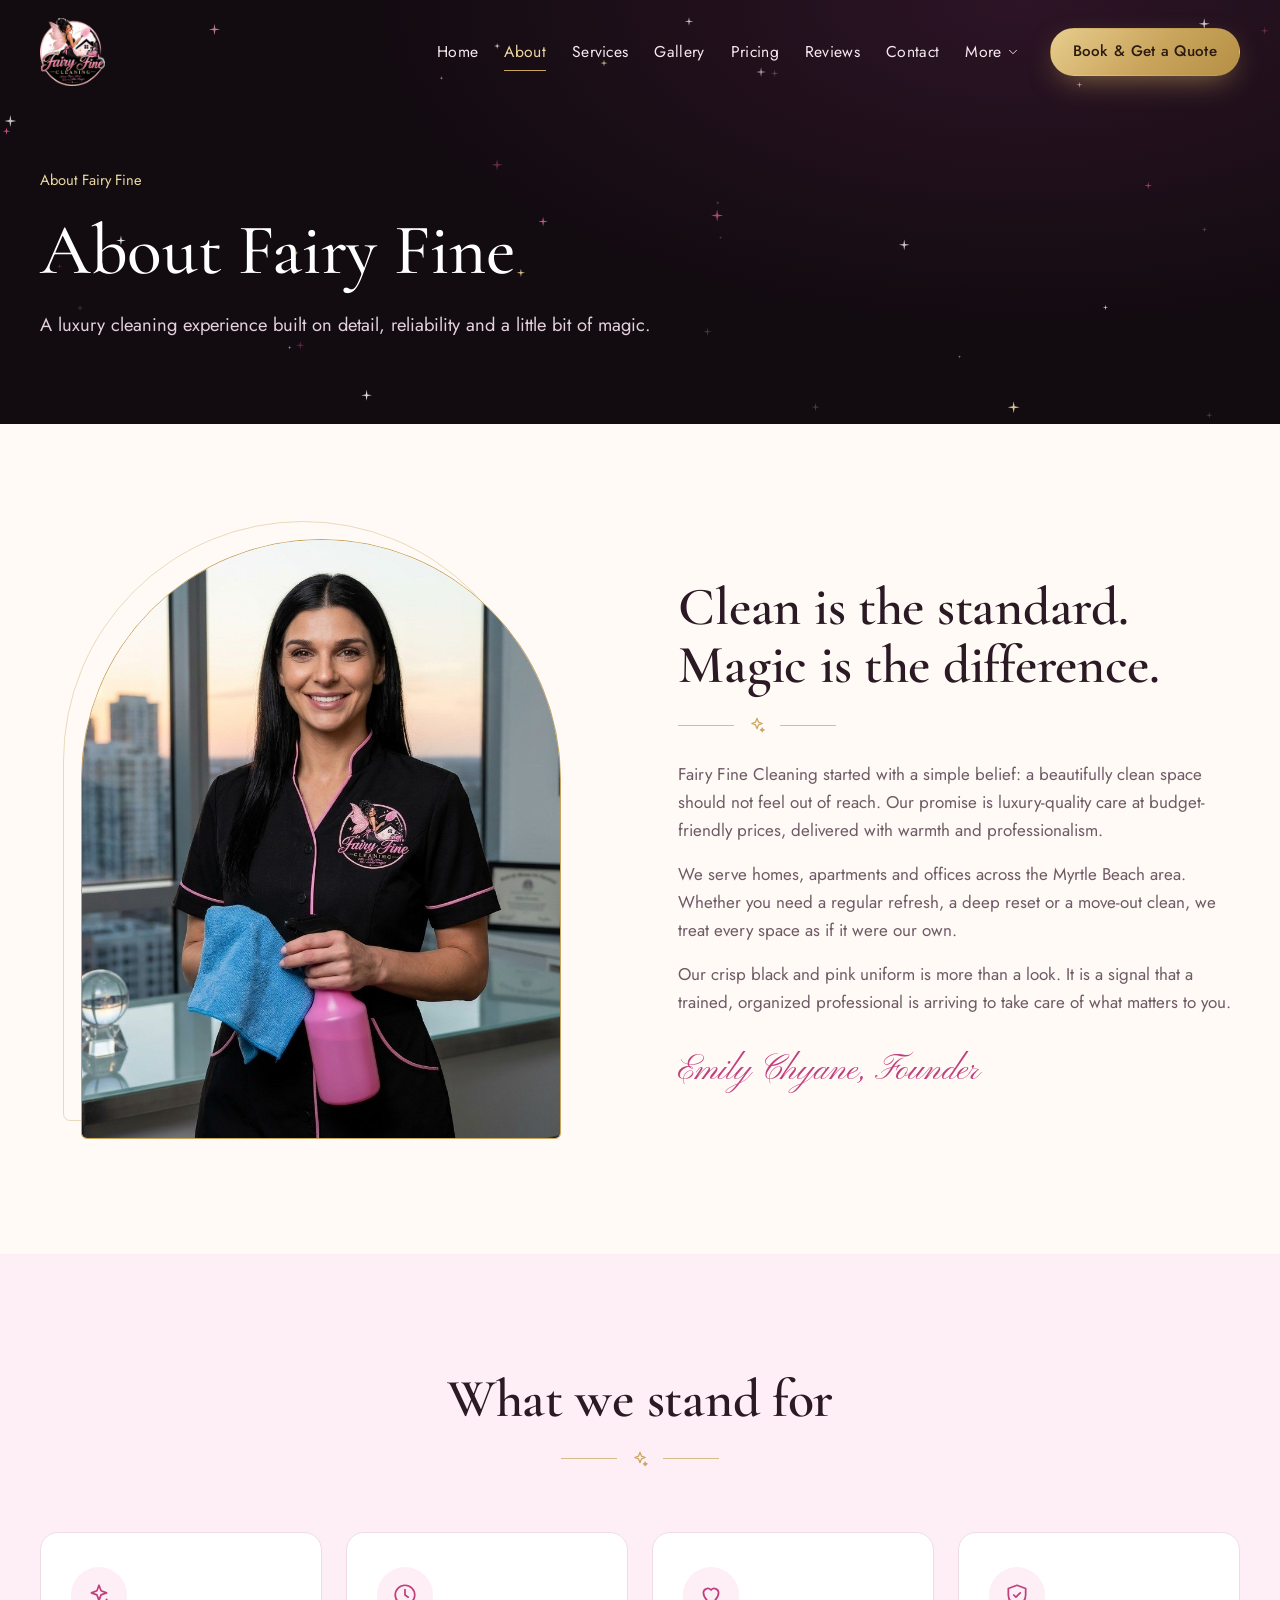
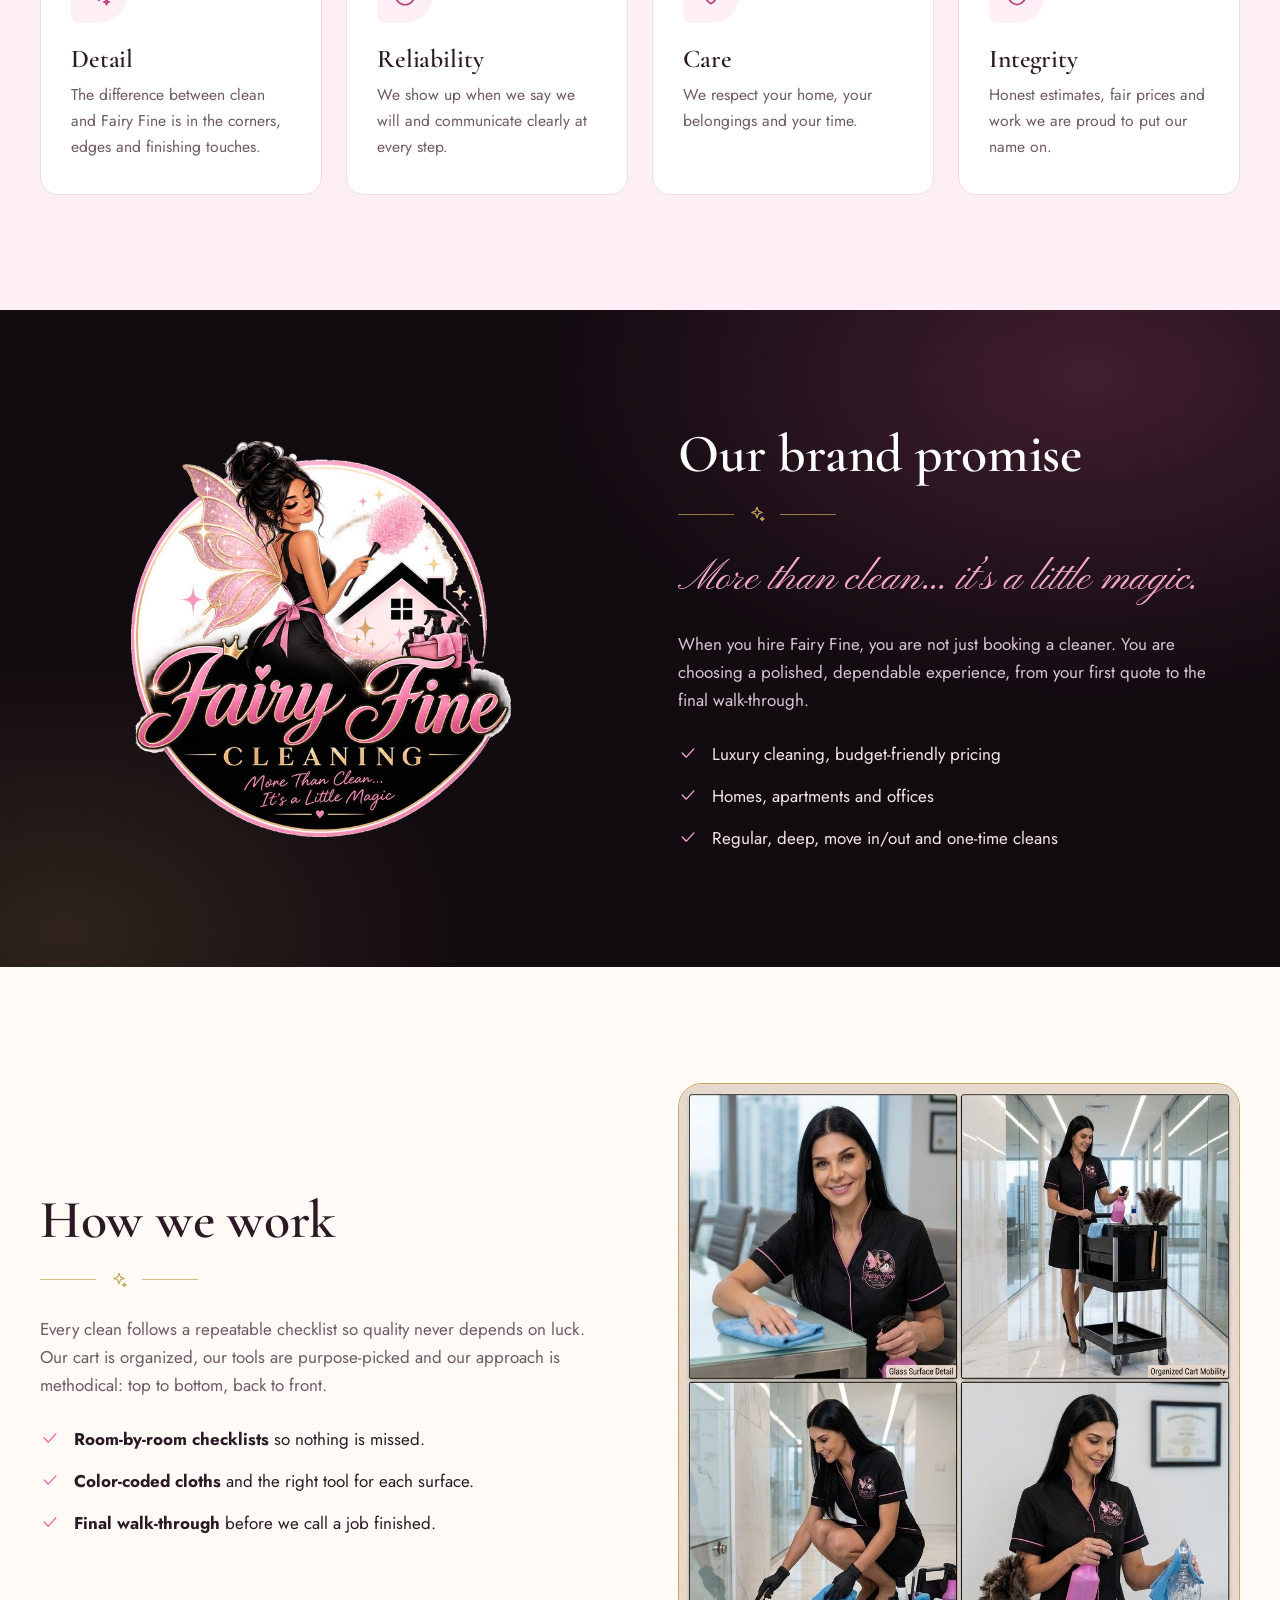
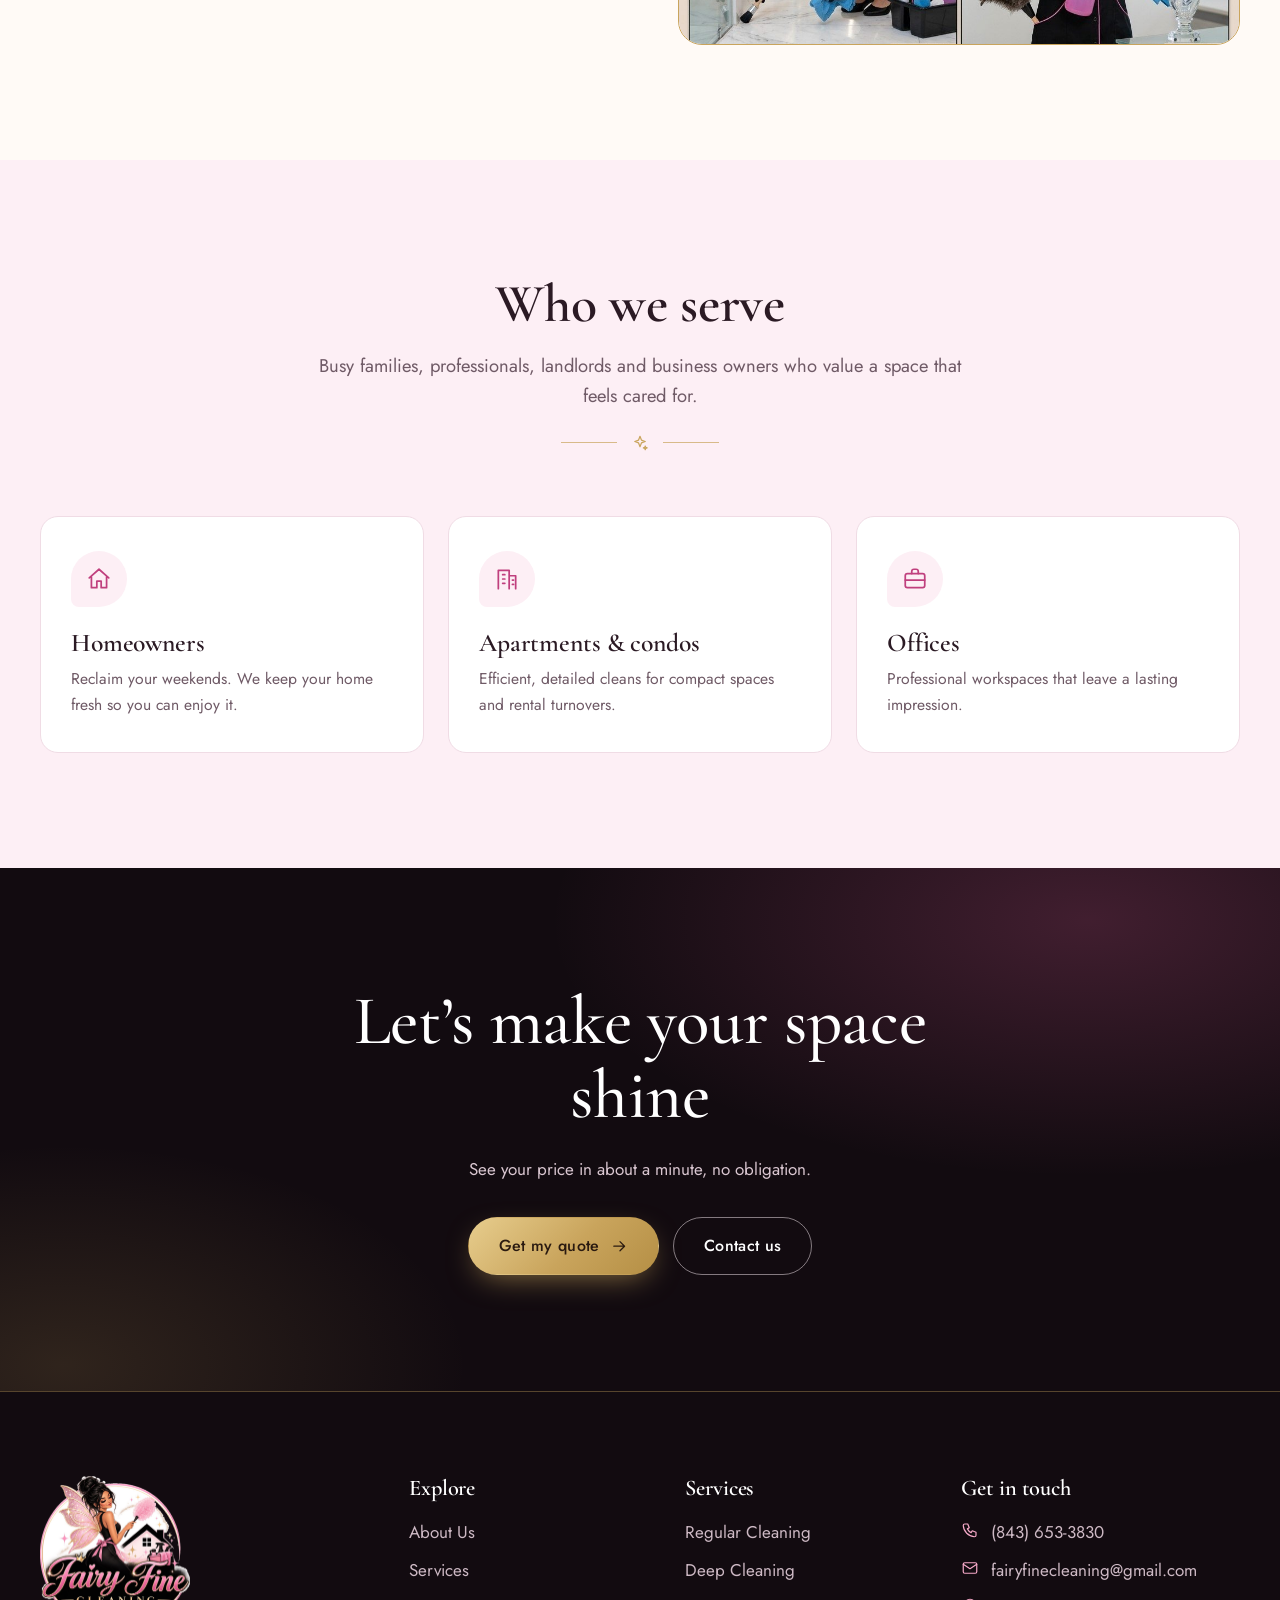
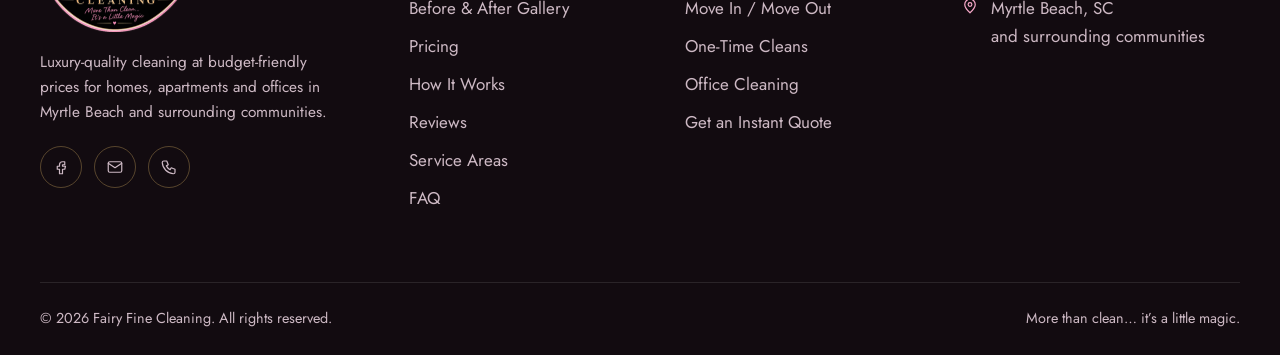
<file: about.html>
<!doctype html>
<html lang="en">
  <head>
    <meta charset="utf-8" />
    <meta
      name="viewport"
      content="width=device-width, initial-scale=1"
    />
    <title>
      About Us | Fairy Fine Cleaning, Myrtle Beach
    </title>
    <meta
      name="description"
      content="Meet Fairy Fine Cleaning: a detail-driven, luxury-quality cleaning company serving Myrtle Beach homes, apartments and offices at budget-friendly prices."
    />
    <meta
      name="theme-color"
      content="#120b10"
    />
    <meta
      property="og:title"
      content="About Us | Fairy Fine Cleaning, Myrtle Beach"
    />
    <meta
      property="og:description"
      content="Meet Fairy Fine Cleaning: a detail-driven, luxury-quality cleaning company serving Myrtle Beach homes, apartments and offices at budget-friendly prices."
    />
    <meta
      property="og:type"
      content="website"
    />
    <meta
      property="og:image"
      content="assets/images/logo.png"
    />
    <link
      rel="icon"
      type="image/png"
      href="assets/images/favicon.png"
    />
    <link
      rel="preconnect"
      href="https://fonts.googleapis.com"
    />
    <link
      rel="preconnect"
      href="https://fonts.gstatic.com"
      crossorigin
    />
    <link
      href="https://fonts.googleapis.com/css2?family=Cormorant+Garamond:ital,wght@0,500;0,600;0,700;1,500&family=Jost:wght@300;400;500&family=Pinyon+Script&display=swap"
      rel="stylesheet"
    />
    <link
      rel="stylesheet"
      href="css/styles.css"
    />
    <script>
      document.documentElement.classList.add("js");
    </script>
  </head>
  <body class="page-about">
    <a
      class="skip"
      href="#main"
      >Skip to content</a
    >
    <header class="site-header">
      <div class="container nav-wrap">
        <a
          class="brand"
          href="index.html"
          aria-label="Fairy Fine Cleaning — home"
          ><img
            src="assets/images/logo.png"
            alt="Fairy Fine Cleaning logo"
            width="68"
            height="71"
        /></a>
        <button
          class="nav-toggle"
          aria-expanded="false"
          aria-controls="site-nav"
          aria-label="Open menu"
        >
          <span></span><span></span><span></span>
        </button>
        <nav
          class="nav"
          id="site-nav"
          aria-label="Main"
        >
          <ul class="nav__list">
            <li><a href="index.html">Home</a></li>
            <li>
              <a
                href="about.html"
                aria-current="page"
                >About</a
              >
            </li>
            <li><a href="services.html">Services</a></li>
            <li><a href="gallery.html">Gallery</a></li>
            <li><a href="pricing.html">Pricing</a></li>
            <li><a href="reviews.html">Reviews</a></li>
            <li><a href="contact.html">Contact</a></li>
            <li class="has-sub">
              <button
                class="nav__more-btn"
                type="button"
                aria-haspopup="true"
              >
                More
                <svg
                  class="ico"
                  viewBox="0 0 24 24"
                  fill="none"
                  stroke="currentColor"
                  stroke-width="1.6"
                  stroke-linecap="round"
                  stroke-linejoin="round"
                  aria-hidden="true"
                >
                  <path d="M6 9l6 6 6-6" />
                </svg>
              </button>
              <ul class="submenu">
                <li>
                  <a href="process.html">How It Works</a>
                </li>
                <li>
                  <a href="areas.html">Service Areas</a>
                </li>
                <li><a href="faq.html">FAQ</a></li>
              </ul>
            </li>
          </ul>
          <a
            class="btn btn--gold btn--sm"
            href="book-quote.html"
            >Book &amp; Get a Quote</a
          >
        </nav>
      </div>
    </header>
    <main id="main">
      <section class="page-hero">
        <canvas
          class="sparkles"
          aria-hidden="true"
        ></canvas>
        <div class="container">
          <nav
            class="crumbs"
            aria-label="Breadcrumb"
          >
            <span>About Fairy Fine</span>
          </nav>
          <h1>About Fairy Fine</h1>
          <p>
            A luxury cleaning experience built on detail,
            reliability and a little bit of magic.
          </p>
        </div>
      </section>

      <!-- Story -->
      <section class="section section--ivory">
        <div class="container split">
          <div
            class="arch-wrap"
            data-reveal
          >
            <div class="arch">
              <img
                src="assets/images/ceo-spray.jpg"
                alt="Fairy Fine Cleaning founder smiling, holding a microfiber cloth and spray bottle"
                loading="lazy"
                width="1024"
                height="1024"
              />
            </div>
          </div>
          <div data-reveal>
            <h2>
              Clean is the standard. Magic is the
              difference.
            </h2>
            <div class="flourish">
              <svg
                class="ico"
                viewBox="0 0 24 24"
                fill="none"
                stroke="currentColor"
                stroke-width="1.6"
                stroke-linecap="round"
                stroke-linejoin="round"
                aria-hidden="true"
              >
                <path
                  d="M12 3l1.9 5.1L19 10l-5.1 1.9L12 17l-1.9-5.1L5 10l5.1-1.9L12 3z"
                />
                <path
                  d="M19 16l.7 1.8 1.8.7-1.8.7L19 21l-.7-1.8-1.8-.7 1.8-.7L19 16z"
                />
              </svg>
            </div>
            <div
              class="prose"
              style="margin-top: 26px"
            >
              <p>
                Fairy Fine Cleaning started with a simple
                belief: a beautifully clean space should not
                feel out of reach. Our promise is
                luxury-quality care at budget-friendly
                prices, delivered with warmth and
                professionalism.
              </p>
              <p>
                We serve homes, apartments and offices
                across the Myrtle Beach area. Whether you
                need a regular refresh, a deep reset or a
                move-out clean, we treat every space as if
                it were our own.
              </p>
              <p>
                Our crisp black and pink uniform is more
                than a look. It is a signal that a trained,
                organized professional is arriving to take
                care of what matters to you.
              </p>
            </div>
            <p
              class="script"
              style="
                font-size: 2.2rem;
                color: var(--pink-deep);
                margin-top: 26px;
              "
            >
              Emily Chyane, Founder
            </p>
          </div>
        </div>
      </section>

      <!-- Values -->
      <section class="section section--blush">
        <div class="container">
          <div
            class="section__head section__head--center"
            data-reveal
          >
            <h2>What we stand for</h2>
            <div class="flourish">
              <svg
                class="ico"
                viewBox="0 0 24 24"
                fill="none"
                stroke="currentColor"
                stroke-width="1.6"
                stroke-linecap="round"
                stroke-linejoin="round"
                aria-hidden="true"
              >
                <path
                  d="M12 3l1.9 5.1L19 10l-5.1 1.9L12 17l-1.9-5.1L5 10l5.1-1.9L12 3z"
                />
                <path
                  d="M19 16l.7 1.8 1.8.7-1.8.7L19 21l-.7-1.8-1.8-.7 1.8-.7L19 16z"
                />
              </svg>
            </div>
          </div>
          <div class="grid grid--4">
            <div
              class="card"
              data-reveal
            >
              <div class="icon-chip">
                <svg
                  class="ico"
                  viewBox="0 0 24 24"
                  fill="none"
                  stroke="currentColor"
                  stroke-width="1.6"
                  stroke-linecap="round"
                  stroke-linejoin="round"
                  aria-hidden="true"
                >
                  <path
                    d="M12 3l1.9 5.1L19 10l-5.1 1.9L12 17l-1.9-5.1L5 10l5.1-1.9L12 3z"
                  />
                  <path
                    d="M19 16l.7 1.8 1.8.7-1.8.7L19 21l-.7-1.8-1.8-.7 1.8-.7L19 16z"
                  />
                </svg>
              </div>
              <h3>Detail</h3>
              <p>
                The difference between clean and Fairy Fine
                is in the corners, edges and finishing
                touches.
              </p>
            </div>
            <div
              class="card"
              data-reveal
            >
              <div class="icon-chip">
                <svg
                  class="ico"
                  viewBox="0 0 24 24"
                  fill="none"
                  stroke="currentColor"
                  stroke-width="1.6"
                  stroke-linecap="round"
                  stroke-linejoin="round"
                  aria-hidden="true"
                >
                  <circle
                    cx="12"
                    cy="12"
                    r="9"
                  />
                  <path d="M12 7v5l3 2" />
                </svg>
              </div>
              <h3>Reliability</h3>
              <p>
                We show up when we say we will and
                communicate clearly at every step.
              </p>
            </div>
            <div
              class="card"
              data-reveal
            >
              <div class="icon-chip">
                <svg
                  class="ico"
                  viewBox="0 0 24 24"
                  fill="none"
                  stroke="currentColor"
                  stroke-width="1.6"
                  stroke-linecap="round"
                  stroke-linejoin="round"
                  aria-hidden="true"
                >
                  <path
                    d="M12 20s-7-4.4-7-10a4 4 0 017-2.6A4 4 0 0119 10c0 5.6-7 10-7 10z"
                  />
                </svg>
              </div>
              <h3>Care</h3>
              <p>
                We respect your home, your belongings and
                your time.
              </p>
            </div>
            <div
              class="card"
              data-reveal
            >
              <div class="icon-chip">
                <svg
                  class="ico"
                  viewBox="0 0 24 24"
                  fill="none"
                  stroke="currentColor"
                  stroke-width="1.6"
                  stroke-linecap="round"
                  stroke-linejoin="round"
                  aria-hidden="true"
                >
                  <path
                    d="M12 3l8 3v6c0 5-3.5 8-8 9-4.5-1-8-4-8-9V6l8-3z"
                  />
                  <path d="M9 12l2 2 4-4" />
                </svg>
              </div>
              <h3>Integrity</h3>
              <p>
                Honest estimates, fair prices and work we
                are proud to put our name on.
              </p>
            </div>
          </div>
        </div>
      </section>

      <!-- Promise banner -->
      <section class="section section--dark section--glow">
        <div
          class="container split"
          style="position: relative"
        >
          <div
            data-reveal
            style="text-align: center"
          >
            <img
              src="assets/images/logo.png"
              alt="Fairy Fine Cleaning logo"
              style="
                width: min(380px, 80%);
                margin-inline: auto;
              "
              loading="lazy"
            />
          </div>
          <div data-reveal>
            <h2>Our brand promise</h2>
            <div class="flourish">
              <svg
                class="ico"
                viewBox="0 0 24 24"
                fill="none"
                stroke="currentColor"
                stroke-width="1.6"
                stroke-linecap="round"
                stroke-linejoin="round"
                aria-hidden="true"
              >
                <path
                  d="M12 3l1.9 5.1L19 10l-5.1 1.9L12 17l-1.9-5.1L5 10l5.1-1.9L12 3z"
                />
                <path
                  d="M19 16l.7 1.8 1.8.7-1.8.7L19 21l-.7-1.8-1.8-.7 1.8-.7L19 16z"
                />
              </svg>
            </div>
            <p
              class="script"
              style="
                font-size: 2.6rem;
                color: var(--rose);
                margin: 22px 0 16px;
              "
            >
              More than clean… it’s a little magic.
            </p>
            <div class="prose">
              <p>
                When you hire Fairy Fine, you are not just
                booking a cleaner. You are choosing a
                polished, dependable experience, from your
                first quote to the final walk-through.
              </p>
            </div>
            <ul class="ticks">
              <li>
                <svg
                  class="ico"
                  viewBox="0 0 24 24"
                  fill="none"
                  stroke="currentColor"
                  stroke-width="1.6"
                  stroke-linecap="round"
                  stroke-linejoin="round"
                  aria-hidden="true"
                >
                  <path d="M5 12l5 5 9-10" /></svg
                ><span
                  >Luxury cleaning, budget-friendly
                  pricing</span
                >
              </li>
              <li>
                <svg
                  class="ico"
                  viewBox="0 0 24 24"
                  fill="none"
                  stroke="currentColor"
                  stroke-width="1.6"
                  stroke-linecap="round"
                  stroke-linejoin="round"
                  aria-hidden="true"
                >
                  <path d="M5 12l5 5 9-10" /></svg
                ><span>Homes, apartments and offices</span>
              </li>
              <li>
                <svg
                  class="ico"
                  viewBox="0 0 24 24"
                  fill="none"
                  stroke="currentColor"
                  stroke-width="1.6"
                  stroke-linecap="round"
                  stroke-linejoin="round"
                  aria-hidden="true"
                >
                  <path d="M5 12l5 5 9-10" /></svg
                ><span
                  >Regular, deep, move in/out and one-time
                  cleans</span
                >
              </li>
            </ul>
          </div>
        </div>
      </section>

      <!-- Standards -->
      <section class="section section--ivory">
        <div class="container split">
          <div data-reveal>
            <h2>How we work</h2>
            <div class="flourish">
              <svg
                class="ico"
                viewBox="0 0 24 24"
                fill="none"
                stroke="currentColor"
                stroke-width="1.6"
                stroke-linecap="round"
                stroke-linejoin="round"
                aria-hidden="true"
              >
                <path
                  d="M12 3l1.9 5.1L19 10l-5.1 1.9L12 17l-1.9-5.1L5 10l5.1-1.9L12 3z"
                />
                <path
                  d="M19 16l.7 1.8 1.8.7-1.8.7L19 21l-.7-1.8-1.8-.7 1.8-.7L19 16z"
                />
              </svg>
            </div>
            <div
              class="prose"
              style="margin-top: 26px"
            >
              <p>
                Every clean follows a repeatable checklist
                so quality never depends on luck. Our cart
                is organized, our tools are purpose-picked
                and our approach is methodical: top to
                bottom, back to front.
              </p>
            </div>
            <ul class="ticks">
              <li>
                <svg
                  class="ico"
                  viewBox="0 0 24 24"
                  fill="none"
                  stroke="currentColor"
                  stroke-width="1.6"
                  stroke-linecap="round"
                  stroke-linejoin="round"
                  aria-hidden="true"
                >
                  <path d="M5 12l5 5 9-10" /></svg
                ><span
                  ><b>Room-by-room checklists</b> so nothing
                  is missed.</span
                >
              </li>
              <li>
                <svg
                  class="ico"
                  viewBox="0 0 24 24"
                  fill="none"
                  stroke="currentColor"
                  stroke-width="1.6"
                  stroke-linecap="round"
                  stroke-linejoin="round"
                  aria-hidden="true"
                >
                  <path d="M5 12l5 5 9-10" /></svg
                ><span
                  ><b>Color-coded cloths</b> and the right
                  tool for each surface.</span
                >
              </li>
              <li>
                <svg
                  class="ico"
                  viewBox="0 0 24 24"
                  fill="none"
                  stroke="currentColor"
                  stroke-width="1.6"
                  stroke-linecap="round"
                  stroke-linejoin="round"
                  aria-hidden="true"
                >
                  <path d="M5 12l5 5 9-10" /></svg
                ><span
                  ><b>Final walk-through</b> before we call
                  a job finished.</span
                >
              </li>
            </ul>
          </div>
          <div data-reveal>
            <img
              src="assets/images/team-grid.jpg"
              alt="The Fairy Fine team detailing glass, floors and decor"
              loading="lazy"
              width="1024"
              height="562"
              style="
                border-radius: 24px;
                border: 1px solid var(--gold);
              "
            />
          </div>
        </div>
      </section>

      <!-- Who we serve -->
      <section class="section section--blush">
        <div class="container">
          <div
            class="section__head section__head--center"
            data-reveal
          >
            <h2>Who we serve</h2>
            <p class="lead">
              Busy families, professionals, landlords and
              business owners who value a space that feels
              cared for.
            </p>
            <div class="flourish">
              <svg
                class="ico"
                viewBox="0 0 24 24"
                fill="none"
                stroke="currentColor"
                stroke-width="1.6"
                stroke-linecap="round"
                stroke-linejoin="round"
                aria-hidden="true"
              >
                <path
                  d="M12 3l1.9 5.1L19 10l-5.1 1.9L12 17l-1.9-5.1L5 10l5.1-1.9L12 3z"
                />
                <path
                  d="M19 16l.7 1.8 1.8.7-1.8.7L19 21l-.7-1.8-1.8-.7 1.8-.7L19 16z"
                />
              </svg>
            </div>
          </div>
          <div class="grid grid--3">
            <div
              class="card"
              data-reveal
            >
              <div class="icon-chip">
                <svg
                  class="ico"
                  viewBox="0 0 24 24"
                  fill="none"
                  stroke="currentColor"
                  stroke-width="1.6"
                  stroke-linecap="round"
                  stroke-linejoin="round"
                  aria-hidden="true"
                >
                  <path
                    d="M3 11l9-8 9 8M5 10v10h5v-6h4v6h5V10"
                  />
                </svg>
              </div>
              <h3>Homeowners</h3>
              <p>
                Reclaim your weekends. We keep your home
                fresh so you can enjoy it.
              </p>
            </div>
            <div
              class="card"
              data-reveal
            >
              <div class="icon-chip">
                <svg
                  class="ico"
                  viewBox="0 0 24 24"
                  fill="none"
                  stroke="currentColor"
                  stroke-width="1.6"
                  stroke-linecap="round"
                  stroke-linejoin="round"
                  aria-hidden="true"
                >
                  <path
                    d="M4 21V4h10v17M14 9h6v12M8 8h2M8 12h2M8 16h2M17 13h1M17 17h1"
                  />
                </svg>
              </div>
              <h3>Apartments &amp; condos</h3>
              <p>
                Efficient, detailed cleans for compact
                spaces and rental turnovers.
              </p>
            </div>
            <div
              class="card"
              data-reveal
            >
              <div class="icon-chip">
                <svg
                  class="ico"
                  viewBox="0 0 24 24"
                  fill="none"
                  stroke="currentColor"
                  stroke-width="1.6"
                  stroke-linecap="round"
                  stroke-linejoin="round"
                  aria-hidden="true"
                >
                  <rect
                    x="3"
                    y="7"
                    width="18"
                    height="13"
                    rx="2"
                  />
                  <path
                    d="M9 7V5a2 2 0 012-2h2a2 2 0 012 2v2M3 13h18"
                  />
                </svg>
              </div>
              <h3>Offices</h3>
              <p>
                Professional workspaces that leave a lasting
                impression.
              </p>
            </div>
          </div>
        </div>
      </section>

      <section
        class="section section--dark section--glow cta-band"
      >
        <div
          class="container"
          style="position: relative"
          data-reveal
        >
          <h2>Let’s make your space shine</h2>
          <p>
            See your price in about a minute, no obligation.
          </p>
          <div class="row-btns">
            <a
              class="btn btn--gold"
              href="book-quote.html"
              >Get my quote
              <svg
                class="ico"
                viewBox="0 0 24 24"
                fill="none"
                stroke="currentColor"
                stroke-width="1.6"
                stroke-linecap="round"
                stroke-linejoin="round"
                aria-hidden="true"
              >
                <path d="M5 12h14M13 6l6 6-6 6" /></svg></a
            ><a
              class="btn btn--ghost"
              href="contact.html"
              >Contact us</a
            >
          </div>
        </div>
      </section>
    </main>
    <footer class="site-footer">
      <div class="container footer-grid">
        <div class="footer-brand">
          <img
            src="assets/images/logo.png"
            alt="Fairy Fine Cleaning"
            loading="lazy"
          />
          <p>
            Luxury-quality cleaning at budget-friendly
            prices for homes, apartments and offices in
            Myrtle Beach and surrounding communities.
          </p>
          <div class="social">
            <a
              href="https://www.facebook.com/"
              aria-label="Fairy Fine Cleaning on Facebook"
              target="_blank"
              rel="noopener"
              ><svg
                class="ico"
                viewBox="0 0 24 24"
                fill="none"
                stroke="currentColor"
                stroke-width="1.6"
                stroke-linecap="round"
                stroke-linejoin="round"
                aria-hidden="true"
              >
                <path
                  d="M14 9h3V5h-3a4 4 0 00-4 4v2H7v4h3v6h4v-6h3l1-4h-4V9z"
                /></svg></a
            ><a
              href="mailto:fairyfinecleaning@gmail.com"
              aria-label="Email us"
              ><svg
                class="ico"
                viewBox="0 0 24 24"
                fill="none"
                stroke="currentColor"
                stroke-width="1.6"
                stroke-linecap="round"
                stroke-linejoin="round"
                aria-hidden="true"
              >
                <rect
                  x="3"
                  y="5"
                  width="18"
                  height="14"
                  rx="2"
                />
                <path d="M3 7l9 6 9-6" /></svg></a
            ><a
              href="tel:+18436533830"
              aria-label="Call us"
              ><svg
                class="ico"
                viewBox="0 0 24 24"
                fill="none"
                stroke="currentColor"
                stroke-width="1.6"
                stroke-linecap="round"
                stroke-linejoin="round"
                aria-hidden="true"
              >
                <path
                  d="M5 4h4l2 5-2.5 1.5a11 11 0 005 5L15 13l5 2v4a2 2 0 01-2 2A16 16 0 013 6a2 2 0 012-2z"
                /></svg
            ></a>
          </div>
        </div>
        <div>
          <h4>Explore</h4>
          <ul>
            <li><a href="about.html">About Us</a></li>
            <li><a href="services.html">Services</a></li>
            <li>
              <a href="gallery.html"
                >Before &amp; After Gallery</a
              >
            </li>
            <li><a href="pricing.html">Pricing</a></li>
            <li><a href="process.html">How It Works</a></li>
            <li><a href="reviews.html">Reviews</a></li>
            <li><a href="areas.html">Service Areas</a></li>
            <li><a href="faq.html">FAQ</a></li>
          </ul>
        </div>
        <div>
          <h4>Services</h4>
          <ul>
            <li>
              <a href="services.html#regular"
                >Regular Cleaning</a
              >
            </li>
            <li>
              <a href="services.html#deep">Deep Cleaning</a>
            </li>
            <li>
              <a href="services.html#move"
                >Move In / Move Out</a
              >
            </li>
            <li>
              <a href="services.html#onetime"
                >One-Time Cleans</a
              >
            </li>
            <li>
              <a href="services.html#office"
                >Office Cleaning</a
              >
            </li>
            <li>
              <a href="book-quote.html"
                >Get an Instant Quote</a
              >
            </li>
          </ul>
        </div>
        <div>
          <h4>Get in touch</h4>
          <ul class="footer-contact">
            <li>
              <svg
                class="ico"
                viewBox="0 0 24 24"
                fill="none"
                stroke="currentColor"
                stroke-width="1.6"
                stroke-linecap="round"
                stroke-linejoin="round"
                aria-hidden="true"
              >
                <path
                  d="M5 4h4l2 5-2.5 1.5a11 11 0 005 5L15 13l5 2v4a2 2 0 01-2 2A16 16 0 013 6a2 2 0 012-2z"
                /></svg
              ><a href="tel:+18436533830">(843) 653-3830</a>
            </li>
            <li>
              <svg
                class="ico"
                viewBox="0 0 24 24"
                fill="none"
                stroke="currentColor"
                stroke-width="1.6"
                stroke-linecap="round"
                stroke-linejoin="round"
                aria-hidden="true"
              >
                <rect
                  x="3"
                  y="5"
                  width="18"
                  height="14"
                  rx="2"
                />
                <path d="M3 7l9 6 9-6" /></svg
              ><a href="mailto:fairyfinecleaning@gmail.com"
                >fairyfinecleaning@gmail.com</a
              >
            </li>
            <li>
              <svg
                class="ico"
                viewBox="0 0 24 24"
                fill="none"
                stroke="currentColor"
                stroke-width="1.6"
                stroke-linecap="round"
                stroke-linejoin="round"
                aria-hidden="true"
              >
                <path
                  d="M12 21s7-6.2 7-11a7 7 0 10-14 0c0 4.8 7 11 7 11z"
                />
                <circle
                  cx="12"
                  cy="10"
                  r="2.5"
                /></svg
              ><span
                >Myrtle Beach, SC<br />and surrounding
                communities</span
              >
            </li>
          </ul>
        </div>
      </div>
      <div class="container footer-bottom">
        <span
          >© <span data-year>2026</span> Fairy Fine
          Cleaning. All rights reserved.</span
        ><span>More than clean… it’s a little magic.</span>
      </div>
    </footer>

    <script src="js/config.js"></script>
    <script src="js/pricing.js"></script>
    <script src="js/main.js"></script>
    <script src="js/hero.js"></script>
  </body>
</html>
</file>
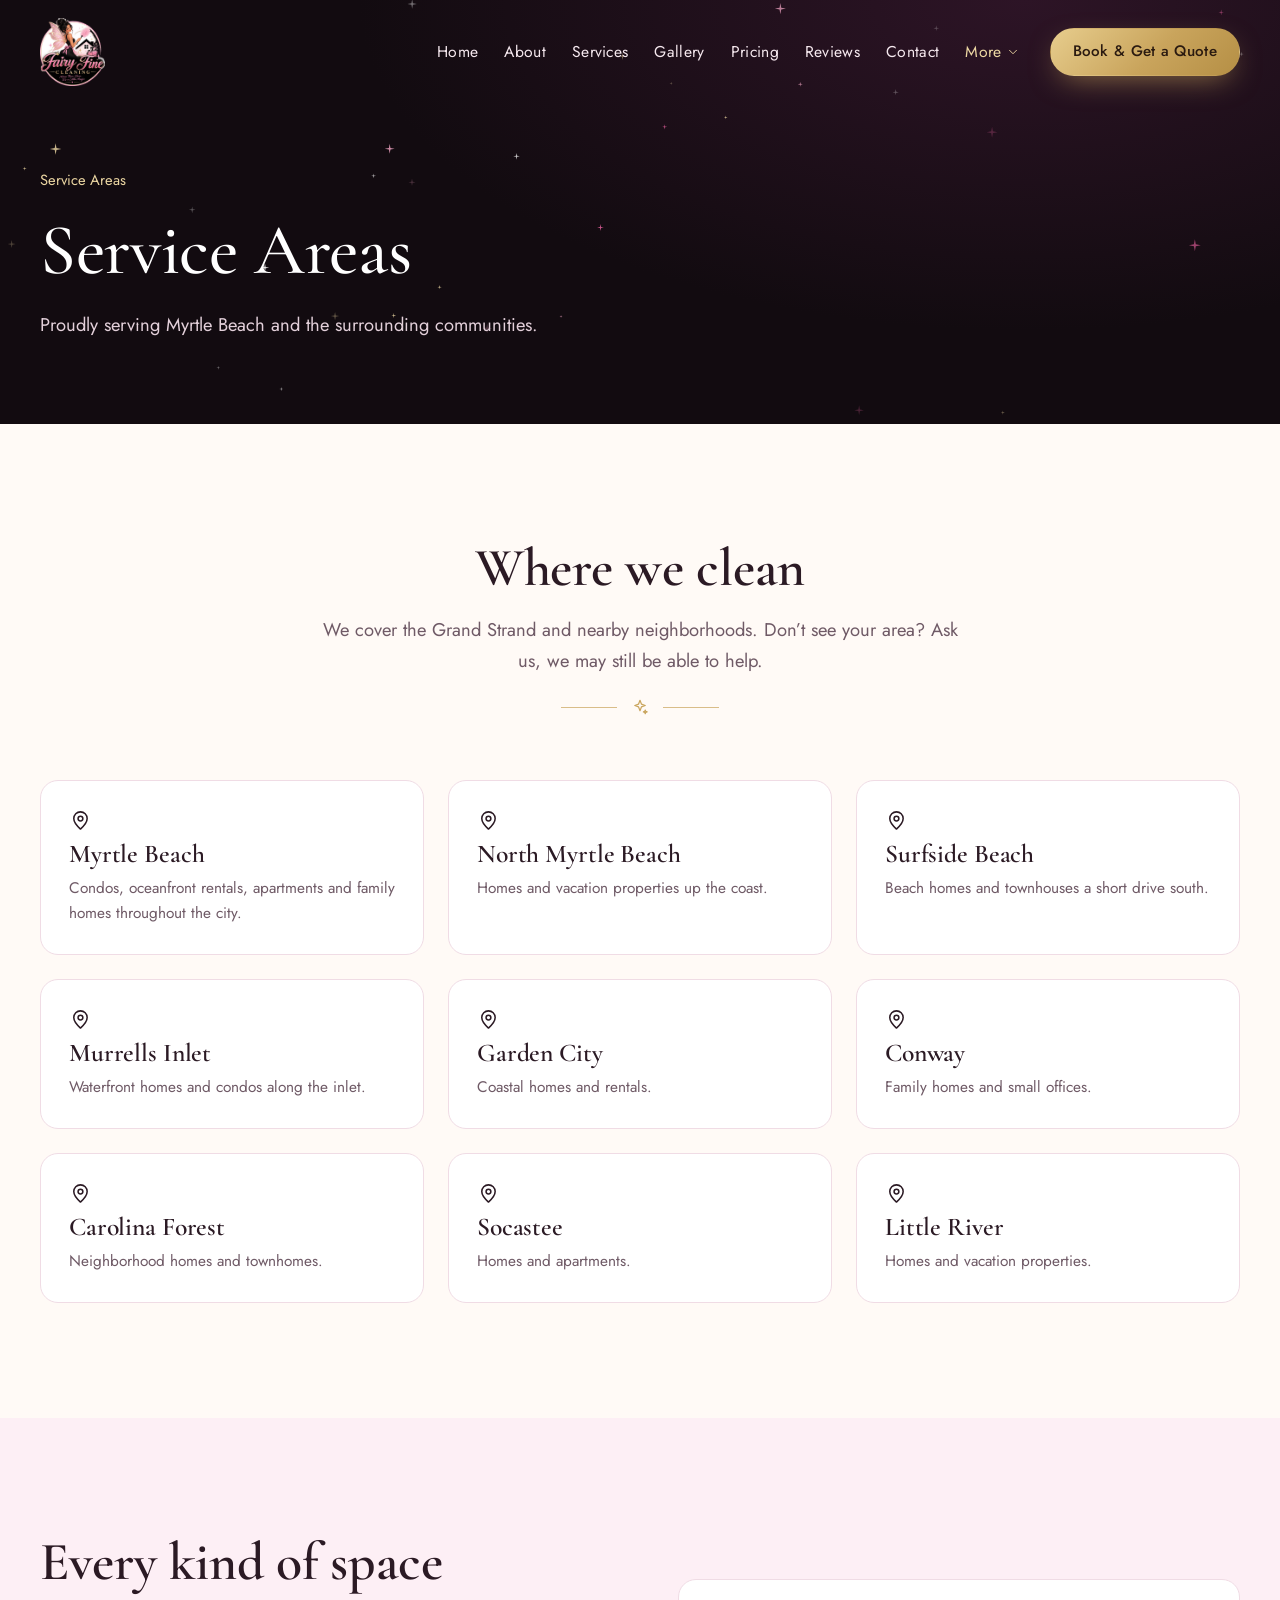
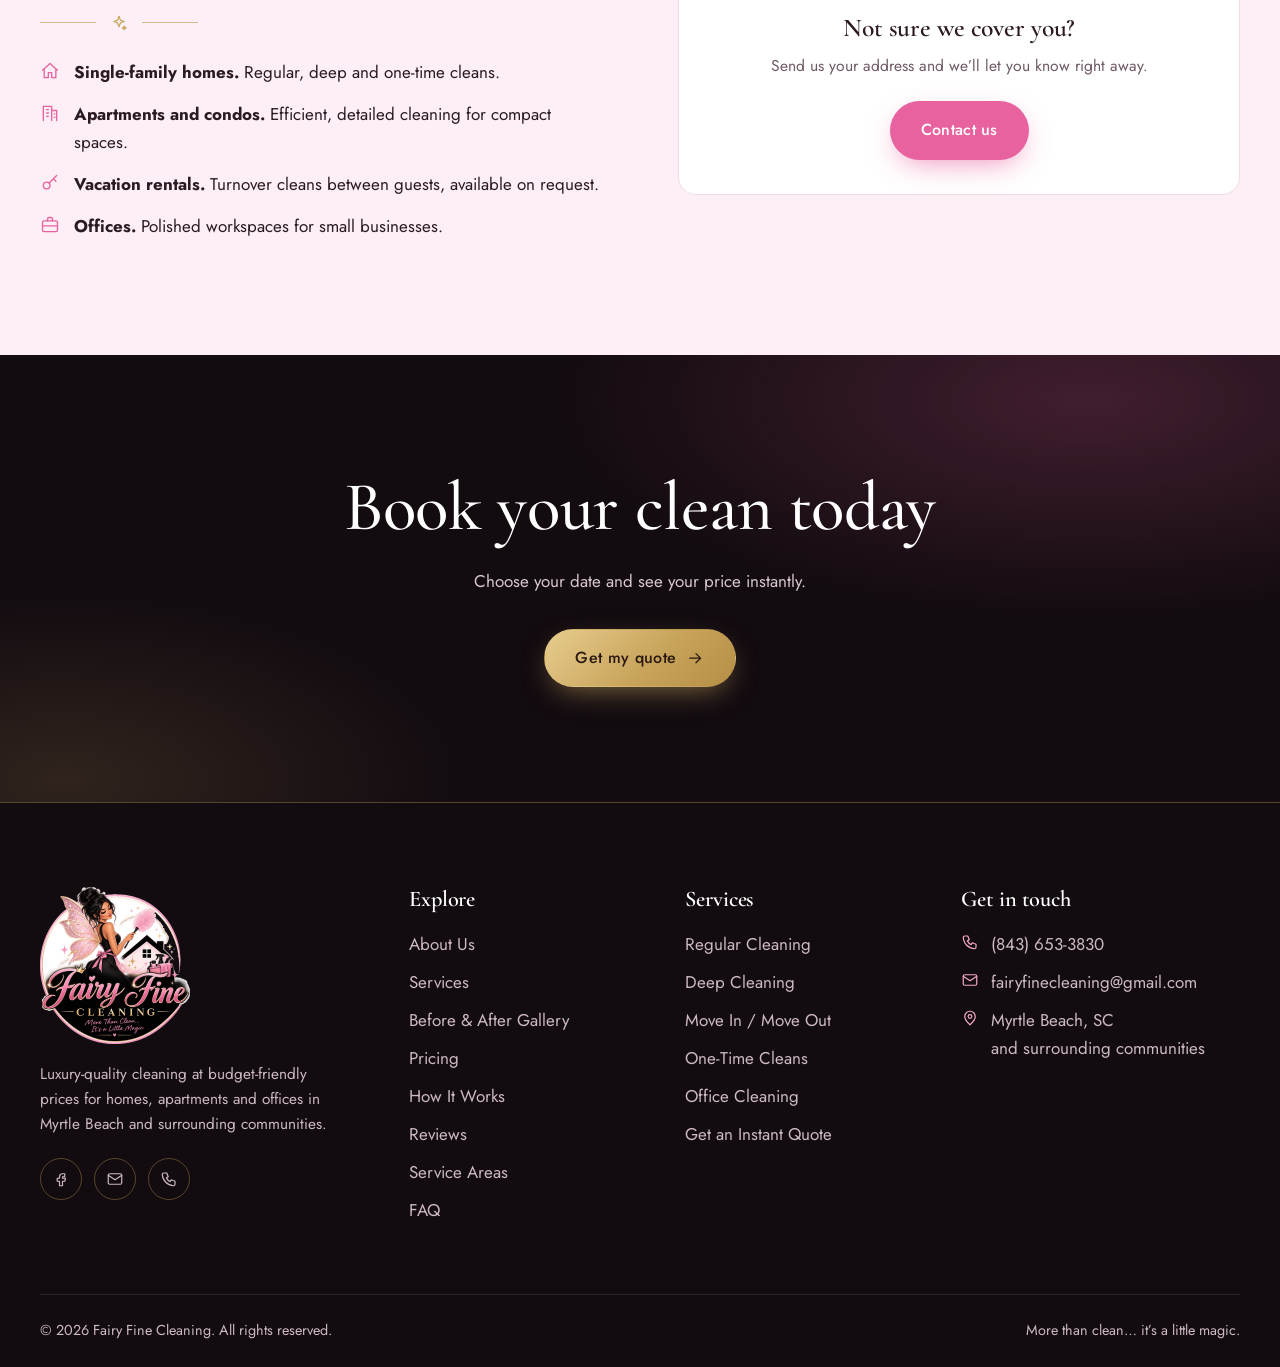
<file: areas.html>
<!doctype html>
<html lang="en">
  <head>
    <meta charset="utf-8" />
    <meta
      name="viewport"
      content="width=device-width, initial-scale=1"
    />
    <title>
      Service Areas | Fairy Fine Cleaning, Myrtle Beach &
      Grand Strand
    </title>
    <meta
      name="description"
      content="Fairy Fine Cleaning serves Myrtle Beach and surrounding Grand Strand communities, including condos, vacation rentals, homes and offices."
    />
    <meta
      name="theme-color"
      content="#120b10"
    />
    <meta
      property="og:title"
      content="Service Areas | Fairy Fine Cleaning, Myrtle Beach & Grand Strand"
    />
    <meta
      property="og:description"
      content="Fairy Fine Cleaning serves Myrtle Beach and surrounding Grand Strand communities, including condos, vacation rentals, homes and offices."
    />
    <meta
      property="og:type"
      content="website"
    />
    <meta
      property="og:image"
      content="assets/images/logo.png"
    />
    <link
      rel="icon"
      type="image/png"
      href="assets/images/favicon.png"
    />
    <link
      rel="preconnect"
      href="https://fonts.googleapis.com"
    />
    <link
      rel="preconnect"
      href="https://fonts.gstatic.com"
      crossorigin
    />
    <link
      href="https://fonts.googleapis.com/css2?family=Cormorant+Garamond:ital,wght@0,500;0,600;0,700;1,500&family=Jost:wght@300;400;500&family=Pinyon+Script&display=swap"
      rel="stylesheet"
    />
    <link
      rel="stylesheet"
      href="css/styles.css"
    />
    <script>
      document.documentElement.classList.add("js");
    </script>
  </head>
  <body class="page-areas">
    <a
      class="skip"
      href="#main"
      >Skip to content</a
    >
    <header class="site-header">
      <div class="container nav-wrap">
        <a
          class="brand"
          href="index.html"
          aria-label="Fairy Fine Cleaning — home"
          ><img
            src="assets/images/logo.png"
            alt="Fairy Fine Cleaning logo"
            width="68"
            height="71"
        /></a>
        <button
          class="nav-toggle"
          aria-expanded="false"
          aria-controls="site-nav"
          aria-label="Open menu"
        >
          <span></span><span></span><span></span>
        </button>
        <nav
          class="nav"
          id="site-nav"
          aria-label="Main"
        >
          <ul class="nav__list">
            <li><a href="index.html">Home</a></li>
            <li><a href="about.html">About</a></li>
            <li><a href="services.html">Services</a></li>
            <li><a href="gallery.html">Gallery</a></li>
            <li><a href="pricing.html">Pricing</a></li>
            <li><a href="reviews.html">Reviews</a></li>
            <li><a href="contact.html">Contact</a></li>
            <li class="has-sub">
              <button
                class="nav__more-btn"
                type="button"
                aria-haspopup="true"
                style="color: var(--gold-lt)"
              >
                More
                <svg
                  class="ico"
                  viewBox="0 0 24 24"
                  fill="none"
                  stroke="currentColor"
                  stroke-width="1.6"
                  stroke-linecap="round"
                  stroke-linejoin="round"
                  aria-hidden="true"
                >
                  <path d="M6 9l6 6 6-6" />
                </svg>
              </button>
              <ul class="submenu">
                <li>
                  <a href="process.html">How It Works</a>
                </li>
                <li>
                  <a
                    href="areas.html"
                    aria-current="page"
                    >Service Areas</a
                  >
                </li>
                <li><a href="faq.html">FAQ</a></li>
              </ul>
            </li>
          </ul>
          <a
            class="btn btn--gold btn--sm"
            href="book-quote.html"
            >Book &amp; Get a Quote</a
          >
        </nav>
      </div>
    </header>
    <main id="main">
      <section class="page-hero">
        <canvas
          class="sparkles"
          aria-hidden="true"
        ></canvas>
        <div class="container">
          <nav
            class="crumbs"
            aria-label="Breadcrumb"
          >
            <span>Service Areas</span>
          </nav>
          <h1>Service Areas</h1>
          <p>
            Proudly serving Myrtle Beach and the surrounding
            communities.
          </p>
        </div>
      </section>

      <section class="section section--ivory">
        <div class="container">
          <div
            class="section__head section__head--center"
            data-reveal
          >
            <h2>Where we clean</h2>
            <p class="lead">
              We cover the Grand Strand and nearby
              neighborhoods. Don’t see your area? Ask us, we
              may still be able to help.
            </p>
            <div class="flourish">
              <svg
                class="ico"
                viewBox="0 0 24 24"
                fill="none"
                stroke="currentColor"
                stroke-width="1.6"
                stroke-linecap="round"
                stroke-linejoin="round"
                aria-hidden="true"
              >
                <path
                  d="M12 3l1.9 5.1L19 10l-5.1 1.9L12 17l-1.9-5.1L5 10l5.1-1.9L12 3z"
                />
                <path
                  d="M19 16l.7 1.8 1.8.7-1.8.7L19 21l-.7-1.8-1.8-.7 1.8-.7L19 16z"
                />
              </svg>
            </div>
          </div>
          <!-- EDIT THIS LIST to match the neighborhoods you actually serve -->
          <div class="grid grid--3">
            <div
              class="area-card"
              data-reveal
            >
              <svg
                class="ico"
                viewBox="0 0 24 24"
                fill="none"
                stroke="currentColor"
                stroke-width="1.6"
                stroke-linecap="round"
                stroke-linejoin="round"
                aria-hidden="true"
              >
                <path
                  d="M12 21s7-6.2 7-11a7 7 0 10-14 0c0 4.8 7 11 7 11z"
                />
                <circle
                  cx="12"
                  cy="10"
                  r="2.5"
                />
              </svg>
              <h3>Myrtle Beach</h3>
              <p>
                Condos, oceanfront rentals, apartments and
                family homes throughout the city.
              </p>
            </div>
            <div
              class="area-card"
              data-reveal
            >
              <svg
                class="ico"
                viewBox="0 0 24 24"
                fill="none"
                stroke="currentColor"
                stroke-width="1.6"
                stroke-linecap="round"
                stroke-linejoin="round"
                aria-hidden="true"
              >
                <path
                  d="M12 21s7-6.2 7-11a7 7 0 10-14 0c0 4.8 7 11 7 11z"
                />
                <circle
                  cx="12"
                  cy="10"
                  r="2.5"
                />
              </svg>
              <h3>North Myrtle Beach</h3>
              <p>
                Homes and vacation properties up the coast.
              </p>
            </div>
            <div
              class="area-card"
              data-reveal
            >
              <svg
                class="ico"
                viewBox="0 0 24 24"
                fill="none"
                stroke="currentColor"
                stroke-width="1.6"
                stroke-linecap="round"
                stroke-linejoin="round"
                aria-hidden="true"
              >
                <path
                  d="M12 21s7-6.2 7-11a7 7 0 10-14 0c0 4.8 7 11 7 11z"
                />
                <circle
                  cx="12"
                  cy="10"
                  r="2.5"
                />
              </svg>
              <h3>Surfside Beach</h3>
              <p>
                Beach homes and townhouses a short drive
                south.
              </p>
            </div>
            <div
              class="area-card"
              data-reveal
            >
              <svg
                class="ico"
                viewBox="0 0 24 24"
                fill="none"
                stroke="currentColor"
                stroke-width="1.6"
                stroke-linecap="round"
                stroke-linejoin="round"
                aria-hidden="true"
              >
                <path
                  d="M12 21s7-6.2 7-11a7 7 0 10-14 0c0 4.8 7 11 7 11z"
                />
                <circle
                  cx="12"
                  cy="10"
                  r="2.5"
                />
              </svg>
              <h3>Murrells Inlet</h3>
              <p>
                Waterfront homes and condos along the inlet.
              </p>
            </div>
            <div
              class="area-card"
              data-reveal
            >
              <svg
                class="ico"
                viewBox="0 0 24 24"
                fill="none"
                stroke="currentColor"
                stroke-width="1.6"
                stroke-linecap="round"
                stroke-linejoin="round"
                aria-hidden="true"
              >
                <path
                  d="M12 21s7-6.2 7-11a7 7 0 10-14 0c0 4.8 7 11 7 11z"
                />
                <circle
                  cx="12"
                  cy="10"
                  r="2.5"
                />
              </svg>
              <h3>Garden City</h3>
              <p>Coastal homes and rentals.</p>
            </div>
            <div
              class="area-card"
              data-reveal
            >
              <svg
                class="ico"
                viewBox="0 0 24 24"
                fill="none"
                stroke="currentColor"
                stroke-width="1.6"
                stroke-linecap="round"
                stroke-linejoin="round"
                aria-hidden="true"
              >
                <path
                  d="M12 21s7-6.2 7-11a7 7 0 10-14 0c0 4.8 7 11 7 11z"
                />
                <circle
                  cx="12"
                  cy="10"
                  r="2.5"
                />
              </svg>
              <h3>Conway</h3>
              <p>Family homes and small offices.</p>
            </div>
            <div
              class="area-card"
              data-reveal
            >
              <svg
                class="ico"
                viewBox="0 0 24 24"
                fill="none"
                stroke="currentColor"
                stroke-width="1.6"
                stroke-linecap="round"
                stroke-linejoin="round"
                aria-hidden="true"
              >
                <path
                  d="M12 21s7-6.2 7-11a7 7 0 10-14 0c0 4.8 7 11 7 11z"
                />
                <circle
                  cx="12"
                  cy="10"
                  r="2.5"
                />
              </svg>
              <h3>Carolina Forest</h3>
              <p>Neighborhood homes and townhomes.</p>
            </div>
            <div
              class="area-card"
              data-reveal
            >
              <svg
                class="ico"
                viewBox="0 0 24 24"
                fill="none"
                stroke="currentColor"
                stroke-width="1.6"
                stroke-linecap="round"
                stroke-linejoin="round"
                aria-hidden="true"
              >
                <path
                  d="M12 21s7-6.2 7-11a7 7 0 10-14 0c0 4.8 7 11 7 11z"
                />
                <circle
                  cx="12"
                  cy="10"
                  r="2.5"
                />
              </svg>
              <h3>Socastee</h3>
              <p>Homes and apartments.</p>
            </div>
            <div
              class="area-card"
              data-reveal
            >
              <svg
                class="ico"
                viewBox="0 0 24 24"
                fill="none"
                stroke="currentColor"
                stroke-width="1.6"
                stroke-linecap="round"
                stroke-linejoin="round"
                aria-hidden="true"
              >
                <path
                  d="M12 21s7-6.2 7-11a7 7 0 10-14 0c0 4.8 7 11 7 11z"
                />
                <circle
                  cx="12"
                  cy="10"
                  r="2.5"
                />
              </svg>
              <h3>Little River</h3>
              <p>Homes and vacation properties.</p>
            </div>
          </div>
        </div>
      </section>

      <section class="section section--blush">
        <div class="container split">
          <div data-reveal>
            <h2>Every kind of space</h2>
            <div class="flourish">
              <svg
                class="ico"
                viewBox="0 0 24 24"
                fill="none"
                stroke="currentColor"
                stroke-width="1.6"
                stroke-linecap="round"
                stroke-linejoin="round"
                aria-hidden="true"
              >
                <path
                  d="M12 3l1.9 5.1L19 10l-5.1 1.9L12 17l-1.9-5.1L5 10l5.1-1.9L12 3z"
                />
                <path
                  d="M19 16l.7 1.8 1.8.7-1.8.7L19 21l-.7-1.8-1.8-.7 1.8-.7L19 16z"
                />
              </svg>
            </div>
            <ul class="ticks">
              <li>
                <svg
                  class="ico"
                  viewBox="0 0 24 24"
                  fill="none"
                  stroke="currentColor"
                  stroke-width="1.6"
                  stroke-linecap="round"
                  stroke-linejoin="round"
                  aria-hidden="true"
                >
                  <path
                    d="M3 11l9-8 9 8M5 10v10h5v-6h4v6h5V10"
                  /></svg
                ><span
                  ><b>Single-family homes.</b> Regular, deep
                  and one-time cleans.</span
                >
              </li>
              <li>
                <svg
                  class="ico"
                  viewBox="0 0 24 24"
                  fill="none"
                  stroke="currentColor"
                  stroke-width="1.6"
                  stroke-linecap="round"
                  stroke-linejoin="round"
                  aria-hidden="true"
                >
                  <path
                    d="M4 21V4h10v17M14 9h6v12M8 8h2M8 12h2M8 16h2M17 13h1M17 17h1"
                  /></svg
                ><span
                  ><b>Apartments and condos.</b> Efficient,
                  detailed cleaning for compact
                  spaces.</span
                >
              </li>
              <li>
                <svg
                  class="ico"
                  viewBox="0 0 24 24"
                  fill="none"
                  stroke="currentColor"
                  stroke-width="1.6"
                  stroke-linecap="round"
                  stroke-linejoin="round"
                  aria-hidden="true"
                >
                  <circle
                    cx="8"
                    cy="15"
                    r="4"
                  />
                  <path d="M11 12l9-9M16 7l3 3" /></svg
                ><span
                  ><b>Vacation rentals.</b> Turnover cleans
                  between guests, available on
                  request.</span
                >
              </li>
              <li>
                <svg
                  class="ico"
                  viewBox="0 0 24 24"
                  fill="none"
                  stroke="currentColor"
                  stroke-width="1.6"
                  stroke-linecap="round"
                  stroke-linejoin="round"
                  aria-hidden="true"
                >
                  <rect
                    x="3"
                    y="7"
                    width="18"
                    height="13"
                    rx="2"
                  />
                  <path
                    d="M9 7V5a2 2 0 012-2h2a2 2 0 012 2v2M3 13h18"
                  /></svg
                ><span
                  ><b>Offices.</b> Polished workspaces for
                  small businesses.</span
                >
              </li>
            </ul>
          </div>
          <div
            data-reveal
            class="card"
            style="text-align: center"
          >
            <h3>Not sure we cover you?</h3>
            <p style="margin: 12px 0 22px">
              Send us your address and we’ll let you know
              right away.
            </p>
            <a
              class="btn btn--pink"
              href="contact.html"
              >Contact us</a
            >
          </div>
        </div>
      </section>

      <section
        class="section section--dark section--glow cta-band"
      >
        <div
          class="container"
          style="position: relative"
          data-reveal
        >
          <h2>Book your clean today</h2>
          <p>
            Choose your date and see your price instantly.
          </p>
          <div class="row-btns">
            <a
              class="btn btn--gold"
              href="book-quote.html"
              >Get my quote
              <svg
                class="ico"
                viewBox="0 0 24 24"
                fill="none"
                stroke="currentColor"
                stroke-width="1.6"
                stroke-linecap="round"
                stroke-linejoin="round"
                aria-hidden="true"
              >
                <path d="M5 12h14M13 6l6 6-6 6" /></svg
            ></a>
          </div>
        </div>
      </section>
    </main>
    <footer class="site-footer">
      <div class="container footer-grid">
        <div class="footer-brand">
          <img
            src="assets/images/logo.png"
            alt="Fairy Fine Cleaning"
            loading="lazy"
          />
          <p>
            Luxury-quality cleaning at budget-friendly
            prices for homes, apartments and offices in
            Myrtle Beach and surrounding communities.
          </p>
          <div class="social">
            <a
              href="https://www.facebook.com/"
              aria-label="Fairy Fine Cleaning on Facebook"
              target="_blank"
              rel="noopener"
              ><svg
                class="ico"
                viewBox="0 0 24 24"
                fill="none"
                stroke="currentColor"
                stroke-width="1.6"
                stroke-linecap="round"
                stroke-linejoin="round"
                aria-hidden="true"
              >
                <path
                  d="M14 9h3V5h-3a4 4 0 00-4 4v2H7v4h3v6h4v-6h3l1-4h-4V9z"
                /></svg></a
            ><a
              href="mailto:fairyfinecleaning@gmail.com"
              aria-label="Email us"
              ><svg
                class="ico"
                viewBox="0 0 24 24"
                fill="none"
                stroke="currentColor"
                stroke-width="1.6"
                stroke-linecap="round"
                stroke-linejoin="round"
                aria-hidden="true"
              >
                <rect
                  x="3"
                  y="5"
                  width="18"
                  height="14"
                  rx="2"
                />
                <path d="M3 7l9 6 9-6" /></svg></a
            ><a
              href="tel:+18436533830"
              aria-label="Call us"
              ><svg
                class="ico"
                viewBox="0 0 24 24"
                fill="none"
                stroke="currentColor"
                stroke-width="1.6"
                stroke-linecap="round"
                stroke-linejoin="round"
                aria-hidden="true"
              >
                <path
                  d="M5 4h4l2 5-2.5 1.5a11 11 0 005 5L15 13l5 2v4a2 2 0 01-2 2A16 16 0 013 6a2 2 0 012-2z"
                /></svg
            ></a>
          </div>
        </div>
        <div>
          <h4>Explore</h4>
          <ul>
            <li><a href="about.html">About Us</a></li>
            <li><a href="services.html">Services</a></li>
            <li>
              <a href="gallery.html"
                >Before &amp; After Gallery</a
              >
            </li>
            <li><a href="pricing.html">Pricing</a></li>
            <li><a href="process.html">How It Works</a></li>
            <li><a href="reviews.html">Reviews</a></li>
            <li><a href="areas.html">Service Areas</a></li>
            <li><a href="faq.html">FAQ</a></li>
          </ul>
        </div>
        <div>
          <h4>Services</h4>
          <ul>
            <li>
              <a href="services.html#regular"
                >Regular Cleaning</a
              >
            </li>
            <li>
              <a href="services.html#deep">Deep Cleaning</a>
            </li>
            <li>
              <a href="services.html#move"
                >Move In / Move Out</a
              >
            </li>
            <li>
              <a href="services.html#onetime"
                >One-Time Cleans</a
              >
            </li>
            <li>
              <a href="services.html#office"
                >Office Cleaning</a
              >
            </li>
            <li>
              <a href="book-quote.html"
                >Get an Instant Quote</a
              >
            </li>
          </ul>
        </div>
        <div>
          <h4>Get in touch</h4>
          <ul class="footer-contact">
            <li>
              <svg
                class="ico"
                viewBox="0 0 24 24"
                fill="none"
                stroke="currentColor"
                stroke-width="1.6"
                stroke-linecap="round"
                stroke-linejoin="round"
                aria-hidden="true"
              >
                <path
                  d="M5 4h4l2 5-2.5 1.5a11 11 0 005 5L15 13l5 2v4a2 2 0 01-2 2A16 16 0 013 6a2 2 0 012-2z"
                /></svg
              ><a href="tel:+18436533830">(843) 653-3830</a>
            </li>
            <li>
              <svg
                class="ico"
                viewBox="0 0 24 24"
                fill="none"
                stroke="currentColor"
                stroke-width="1.6"
                stroke-linecap="round"
                stroke-linejoin="round"
                aria-hidden="true"
              >
                <rect
                  x="3"
                  y="5"
                  width="18"
                  height="14"
                  rx="2"
                />
                <path d="M3 7l9 6 9-6" /></svg
              ><a href="mailto:fairyfinecleaning@gmail.com"
                >fairyfinecleaning@gmail.com</a
              >
            </li>
            <li>
              <svg
                class="ico"
                viewBox="0 0 24 24"
                fill="none"
                stroke="currentColor"
                stroke-width="1.6"
                stroke-linecap="round"
                stroke-linejoin="round"
                aria-hidden="true"
              >
                <path
                  d="M12 21s7-6.2 7-11a7 7 0 10-14 0c0 4.8 7 11 7 11z"
                />
                <circle
                  cx="12"
                  cy="10"
                  r="2.5"
                /></svg
              ><span
                >Myrtle Beach, SC<br />and surrounding
                communities</span
              >
            </li>
          </ul>
        </div>
      </div>
      <div class="container footer-bottom">
        <span
          >© <span data-year>2026</span> Fairy Fine
          Cleaning. All rights reserved.</span
        ><span>More than clean… it’s a little magic.</span>
      </div>
    </footer>

    <script src="js/config.js"></script>
    <script src="js/pricing.js"></script>
    <script src="js/main.js"></script>
    <script src="js/hero.js"></script>
  </body>
</html>
</file>
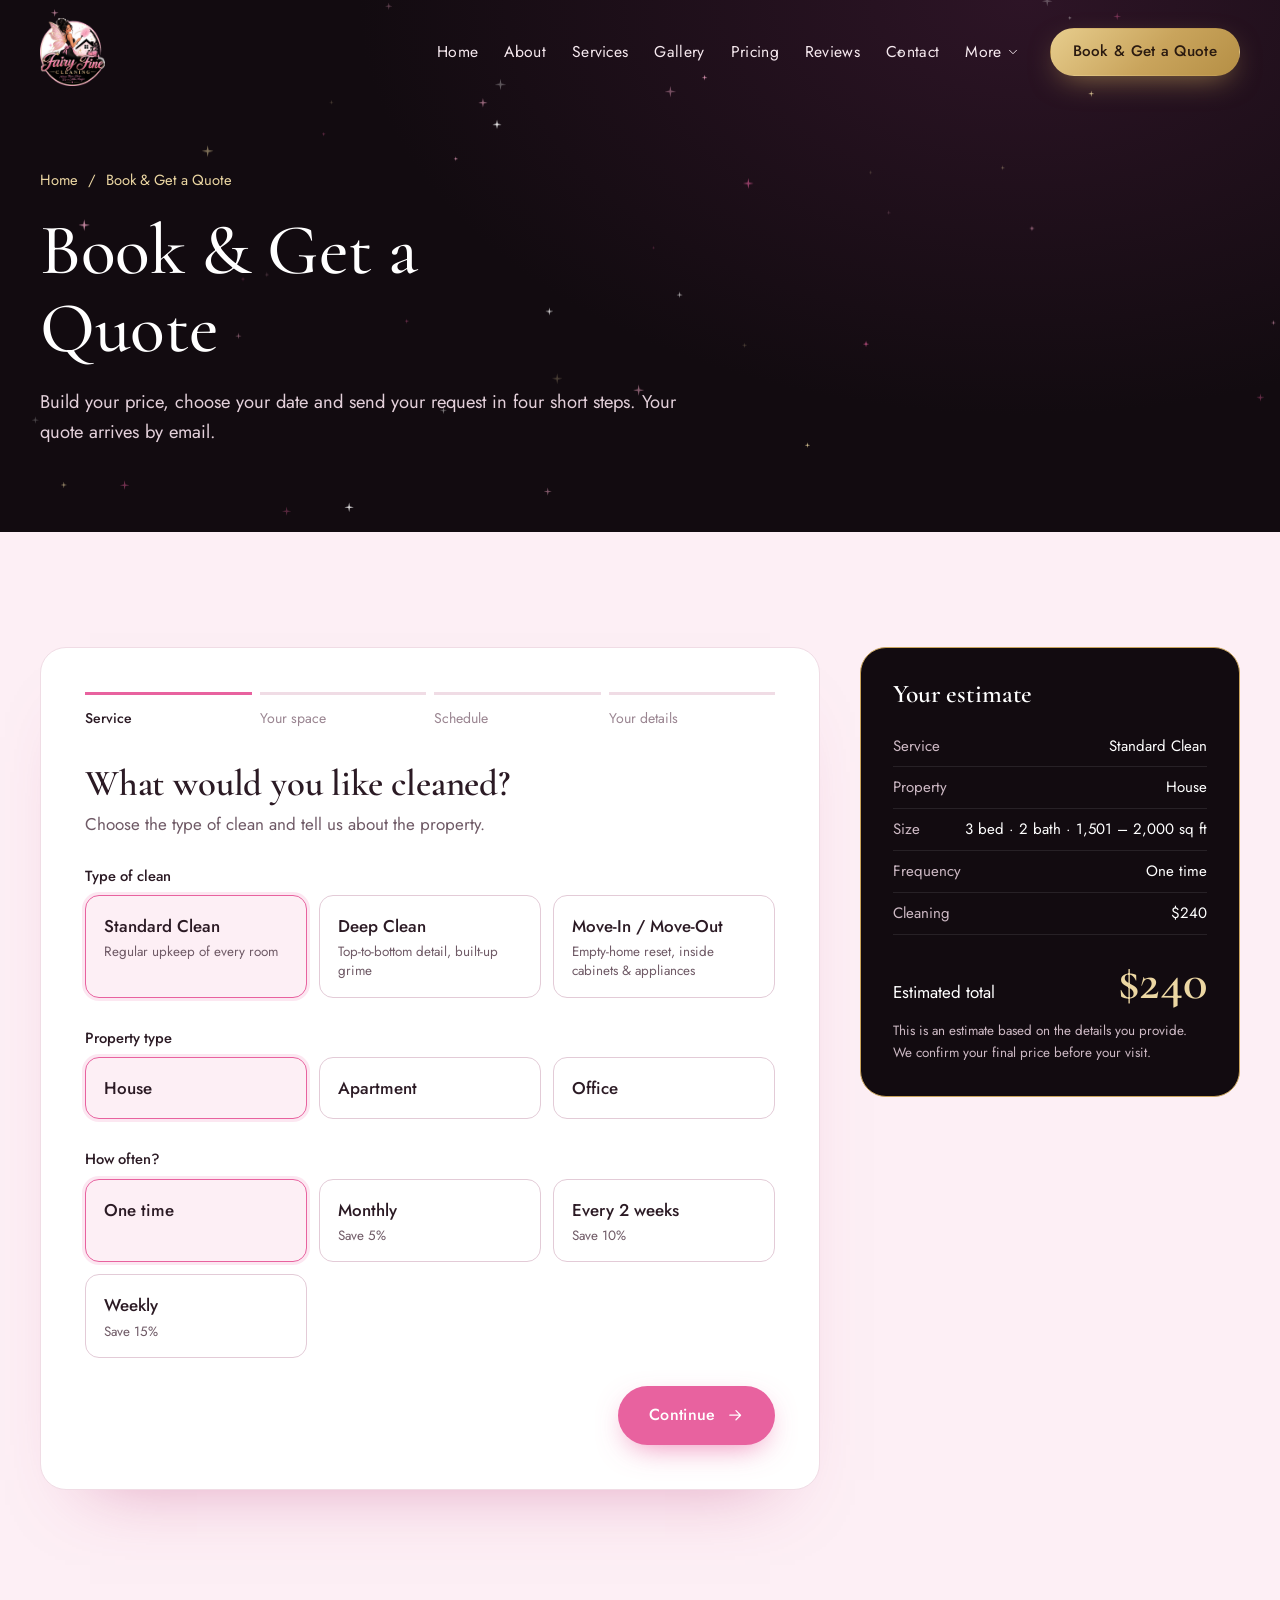
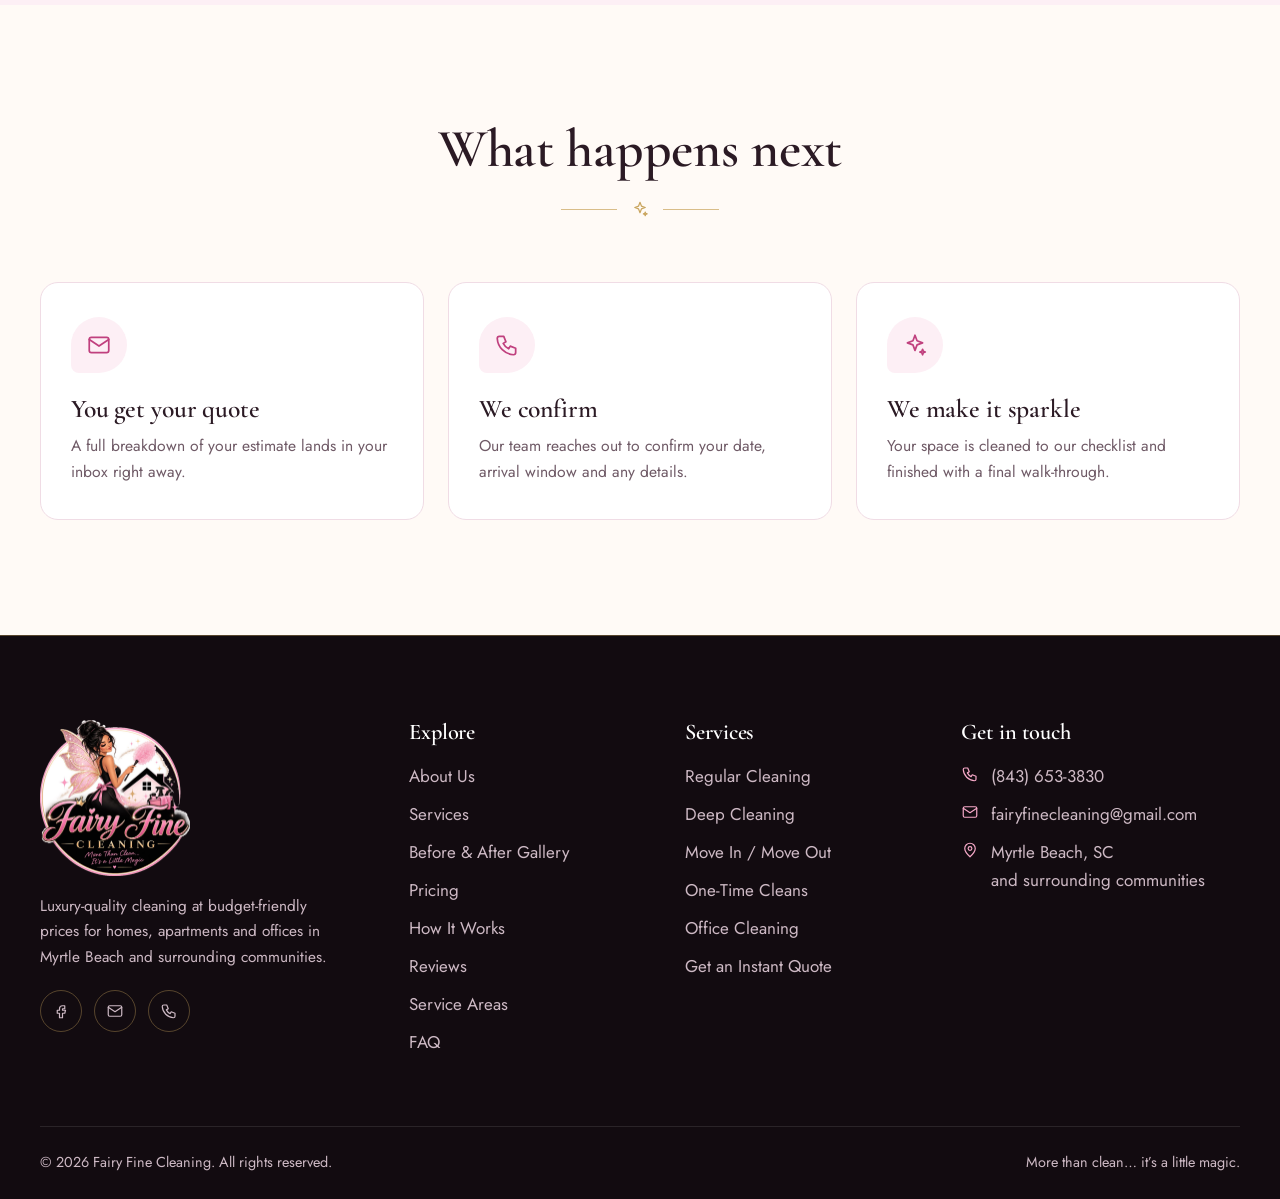
<file: book-quote.html>
<!doctype html>
<html lang="en">
  <head>
    <meta charset="utf-8" />
    <meta
      name="viewport"
      content="width=device-width, initial-scale=1"
    />
    <title>Book & Get a Quote | Fairy Fine Cleaning</title>
    <meta
      name="description"
      content="Build an instant cleaning quote, pick your date and book Fairy Fine Cleaning online. Your quote is emailed to you and our team confirms your appointment."
    />
    <meta
      name="theme-color"
      content="#120b10"
    />
    <meta
      property="og:title"
      content="Book & Get a Quote | Fairy Fine Cleaning"
    />
    <meta
      property="og:description"
      content="Build an instant cleaning quote, pick your date and book Fairy Fine Cleaning online. Your quote is emailed to you and our team confirms your appointment."
    />
    <meta
      property="og:type"
      content="website"
    />
    <meta
      property="og:image"
      content="assets/images/logo.png"
    />
    <link
      rel="icon"
      type="image/png"
      href="assets/images/favicon.png"
    />
    <link
      rel="preconnect"
      href="https://fonts.googleapis.com"
    />
    <link
      rel="preconnect"
      href="https://fonts.gstatic.com"
      crossorigin
    />
    <link
      href="https://fonts.googleapis.com/css2?family=Cormorant+Garamond:ital,wght@0,500;0,600;0,700;1,500&family=Jost:wght@300;400;500&family=Pinyon+Script&display=swap"
      rel="stylesheet"
    />
    <link
      rel="stylesheet"
      href="css/styles.css"
    />
    <script>
      document.documentElement.classList.add("js");
    </script>
  </head>
  <body class="page-book-quote">
    <a
      class="skip"
      href="#main"
      >Skip to content</a
    >
    <header class="site-header">
      <div class="container nav-wrap">
        <a
          class="brand"
          href="index.html"
          aria-label="Fairy Fine Cleaning — home"
          ><img
            src="assets/images/logo.png"
            alt="Fairy Fine Cleaning logo"
            width="68"
            height="71"
        /></a>
        <button
          class="nav-toggle"
          aria-expanded="false"
          aria-controls="site-nav"
          aria-label="Open menu"
        >
          <span></span><span></span><span></span>
        </button>
        <nav
          class="nav"
          id="site-nav"
          aria-label="Main"
        >
          <ul class="nav__list">
            <li><a href="index.html">Home</a></li>
            <li><a href="about.html">About</a></li>
            <li><a href="services.html">Services</a></li>
            <li><a href="gallery.html">Gallery</a></li>
            <li><a href="pricing.html">Pricing</a></li>
            <li><a href="reviews.html">Reviews</a></li>
            <li><a href="contact.html">Contact</a></li>
            <li class="has-sub">
              <button
                class="nav__more-btn"
                type="button"
                aria-haspopup="true"
              >
                More
                <svg
                  class="ico"
                  viewBox="0 0 24 24"
                  fill="none"
                  stroke="currentColor"
                  stroke-width="1.6"
                  stroke-linecap="round"
                  stroke-linejoin="round"
                  aria-hidden="true"
                >
                  <path d="M6 9l6 6 6-6" />
                </svg>
              </button>
              <ul class="submenu">
                <li>
                  <a href="process.html">How It Works</a>
                </li>
                <li>
                  <a href="areas.html">Service Areas</a>
                </li>
                <li><a href="faq.html">FAQ</a></li>
              </ul>
            </li>
          </ul>
          <a
            class="btn btn--gold btn--sm"
            href="book-quote.html"
            >Book &amp; Get a Quote</a
          >
        </nav>
      </div>
    </header>
    <main id="main">
      <section class="page-hero">
        <canvas
          class="sparkles"
          aria-hidden="true"
        ></canvas>
        <div class="container">
          <nav
            class="crumbs"
            aria-label="Breadcrumb"
          >
            <a href="index.html">Home</a><span>/</span
            ><span>Book &amp; Get a Quote</span>
          </nav>
          <h1>Book &amp; Get a Quote</h1>
          <p>
            Build your price, choose your date and send your
            request in four short steps. Your quote arrives
            by email.
          </p>
        </div>
      </section>

      <section
        class="section section--blush"
        id="quote-top"
      >
        <div class="container">
          <div
            class="quote-layout"
            id="quote-wizard"
          >
            <form
              class="quote-card"
              id="quote-form"
              novalidate
              autocomplete="on"
            >
              <ol
                class="stepper"
                id="stepper"
                aria-label="Progress"
              >
                <li>Service</li>
                <li>Your space</li>
                <li>Schedule</li>
                <li>Your details</li>
              </ol>

              <!-- STEP 1 -->
              <section
                class="qstep"
                data-step="1"
              >
                <h2>What would you like cleaned?</h2>
                <p>
                  Choose the type of clean and tell us about
                  the property.
                </p>
                <fieldset>
                  <span class="legend">Type of clean</span>
                  <div
                    class="opts"
                    id="opt-service"
                  ></div>
                </fieldset>
                <fieldset>
                  <span class="legend">Property type</span>
                  <div
                    class="opts"
                    id="opt-property"
                  ></div>
                </fieldset>
                <fieldset>
                  <span class="legend">How often?</span>
                  <div
                    class="opts"
                    id="opt-frequency"
                  ></div>
                  <p
                    class="hint"
                    id="freq-note"
                    hidden
                  >
                    Recurring discounts apply to Standard
                    Cleans. Start with this clean, then
                    switch to a regular schedule.
                  </p>
                </fieldset>
              </section>

              <!-- STEP 2 -->
              <section
                class="qstep"
                data-step="2"
                hidden
              >
                <h2>Tell us about your space</h2>
                <p>
                  This helps us give you an accurate
                  estimate.
                </p>
                <div class="row">
                  <div class="field">
                    <label
                      id="beds-label"
                      for="beds"
                      >Bedrooms</label
                    ><select
                      class="input"
                      id="beds"
                    ></select>
                  </div>
                  <div class="field">
                    <label for="baths">Bathrooms</label
                    ><select
                      class="input"
                      id="baths"
                    ></select>
                  </div>
                </div>
                <div class="field">
                  <label for="sqft">Approximate size</label
                  ><select
                    class="input"
                    id="sqft"
                  ></select>
                </div>
                <fieldset style="margin-top: 28px">
                  <span class="legend"
                    >Add-ons (optional)</span
                  >
                  <div id="addons"></div>
                </fieldset>
              </section>

              <!-- STEP 3 -->
              <section
                class="qstep"
                data-step="3"
                hidden
              >
                <h2>When should we come?</h2>
                <p>
                  Choose your preferred date and arrival
                  window. We’ll confirm availability.
                </p>
                <div class="field">
                  <label for="date">Preferred date</label
                  ><input
                    class="input"
                    type="date"
                    id="date"
                    required
                  /><span class="err"></span>
                </div>
                <fieldset>
                  <span class="legend">Arrival window</span>
                  <div
                    class="opts"
                    id="times"
                  ></div>
                </fieldset>
                <div class="row">
                  <div class="field">
                    <label for="access"
                      >How will we get in?</label
                    >
                    <select
                      class="input"
                      id="access"
                    >
                      <option>I’ll be home</option>
                      <option>
                        Key or lockbox (details in notes)
                      </option>
                      <option>
                        Door code or smart lock (details in
                        notes)
                      </option>
                      <option>
                        Building concierge or front desk
                      </option>
                    </select>
                  </div>
                  <div class="field">
                    <label for="pets">Pets at home?</label>
                    <select
                      class="input"
                      id="pets"
                    >
                      <option>No pets</option>
                      <option>Dog(s)</option>
                      <option>Cat(s)</option>
                      <option>Dog(s) and cat(s)</option>
                      <option>Other pets</option>
                    </select>
                  </div>
                </div>
              </section>

              <!-- STEP 4 -->
              <section
                class="qstep"
                data-step="4"
                hidden
              >
                <h2>Where should we send your quote?</h2>
                <p>
                  We’ll email your quote to you and our team
                  will contact you to confirm.
                </p>
                <div class="row">
                  <div class="field">
                    <label for="fname">First name</label
                    ><input
                      class="input"
                      id="fname"
                      autocomplete="given-name"
                    /><span class="err"></span>
                  </div>
                  <div class="field">
                    <label for="lname">Last name</label
                    ><input
                      class="input"
                      id="lname"
                      autocomplete="family-name"
                    /><span class="err"></span>
                  </div>
                </div>
                <div class="row">
                  <div class="field">
                    <label for="email">Email</label
                    ><input
                      class="input"
                      id="email"
                      type="email"
                      autocomplete="email"
                    /><span class="err"></span>
                  </div>
                  <div class="field">
                    <label for="phone">Phone</label
                    ><input
                      class="input"
                      id="phone"
                      type="tel"
                      autocomplete="tel"
                    /><span class="err"></span>
                  </div>
                </div>
                <div class="field">
                  <label for="address">Street address</label
                  ><input
                    class="input"
                    id="address"
                    autocomplete="street-address"
                  /><span class="err"></span>
                </div>
                <div class="row">
                  <div class="field">
                    <label for="city">City</label
                    ><input
                      class="input"
                      id="city"
                      autocomplete="address-level2"
                      value="Myrtle Beach"
                    /><span class="err"></span>
                  </div>
                  <div class="field">
                    <label for="zip">ZIP code</label
                    ><input
                      class="input"
                      id="zip"
                      inputmode="numeric"
                      autocomplete="postal-code"
                    /><span class="err"></span>
                  </div>
                </div>
                <div class="field">
                  <label for="notes"
                    >Anything we should know?
                    (optional)</label
                  ><textarea
                    class="input"
                    id="notes"
                    placeholder="Access details, priorities, special requests…"
                  ></textarea>
                </div>
                <div class="field">
                  <label class="check"
                    ><input
                      type="checkbox"
                      id="consent"
                    /><span
                      >I’d like Fairy Fine Cleaning to email
                      me this quote and contact me about my
                      booking.</span
                    ></label
                  ><span class="err"></span>
                </div>
                <p
                  class="hint"
                  id="submit-error"
                  hidden
                  style="color: #9d1c4d"
                ></p>
              </section>

              <div class="wizard-nav">
                <button
                  type="button"
                  class="btn btn--line"
                  id="btn-back"
                  hidden
                >
                  Back
                </button>
                <span></span>
                <button
                  type="button"
                  class="btn btn--pink"
                  id="btn-next"
                >
                  Continue
                  <svg
                    class="ico"
                    viewBox="0 0 24 24"
                    fill="none"
                    stroke="currentColor"
                    stroke-width="1.6"
                    stroke-linecap="round"
                    stroke-linejoin="round"
                    aria-hidden="true"
                  >
                    <path d="M5 12h14M13 6l6 6-6 6" />
                  </svg>
                </button>
                <button
                  type="submit"
                  class="btn btn--gold"
                  id="btn-submit"
                  hidden
                >
                  Send my quote &amp; request booking
                </button>
              </div>
            </form>

            <aside
              class="qsummary"
              aria-live="polite"
            >
              <h3>Your estimate</h3>
              <dl id="sum-body"></dl>
              <div class="sum-total">
                <span>Estimated total</span
                ><b id="sum-total">$0</b>
              </div>
              <p
                class="sum-note"
                id="sum-min"
                hidden
              >
                A minimum visit charge applies.
              </p>
              <p class="sum-note">
                This is an estimate based on the details you
                provide. We confirm your final price before
                your visit.
              </p>
            </aside>
          </div>

          <!-- SUCCESS -->
          <div
            class="quote-success"
            id="quote-success"
            hidden
          >
            <div class="big-icon">
              <svg
                class="ico"
                viewBox="0 0 24 24"
                fill="none"
                stroke="currentColor"
                stroke-width="1.6"
                stroke-linecap="round"
                stroke-linejoin="round"
                aria-hidden="true"
              >
                <path d="M5 12l5 5 9-10" />
              </svg>
            </div>
            <h2>Your quote is on its way</h2>
            <p
              class="lead"
              style="margin: 14px auto 0"
            >
              We sent a copy to <b id="ok-email"></b> and
              our team has received your request.
            </p>
            <div class="ok-box">
              <span>Estimated total</span
              ><b id="ok-total"></b
              ><span id="ok-date"></span
              ><span
                >Quote number:
                <b
                  style="
                    font-size: 1rem;
                    font-family: var(--f-body);
                    color: var(--ink);
                  "
                  id="ok-id"
                ></b
              ></span>
            </div>
            <div
              class="demo-note"
              id="ok-demo"
              hidden
            >
              <b>Demo mode:</b> emails are not being sent
              yet because the email service has not been
              connected (see README).
              <a
                href="#"
                id="ok-mailto"
                style="text-decoration: underline"
                >Send this request from your email app
                instead</a
              >.
            </div>
            <p style="color: var(--muted)">
              We will contact you to confirm your
              appointment. Nothing is final until we confirm
              with you.
            </p>
            <div
              style="
                margin-top: 28px;
                display: flex;
                gap: 12px;
                justify-content: center;
                flex-wrap: wrap;
              "
            >
              <a
                class="btn btn--gold"
                href="index.html"
                >Back to home</a
              ><a
                class="btn btn--line"
                href="gallery.html"
                >View our gallery</a
              >
            </div>
          </div>
        </div>
      </section>

      <section class="section section--ivory">
        <div class="container">
          <div
            class="section__head section__head--center"
            data-reveal
          >
            <h2>What happens next</h2>
            <div class="flourish">
              <svg
                class="ico"
                viewBox="0 0 24 24"
                fill="none"
                stroke="currentColor"
                stroke-width="1.6"
                stroke-linecap="round"
                stroke-linejoin="round"
                aria-hidden="true"
              >
                <path
                  d="M12 3l1.9 5.1L19 10l-5.1 1.9L12 17l-1.9-5.1L5 10l5.1-1.9L12 3z"
                />
                <path
                  d="M19 16l.7 1.8 1.8.7-1.8.7L19 21l-.7-1.8-1.8-.7 1.8-.7L19 16z"
                />
              </svg>
            </div>
          </div>
          <div class="grid grid--3">
            <div
              class="card"
              data-reveal
            >
              <div class="icon-chip">
                <svg
                  class="ico"
                  viewBox="0 0 24 24"
                  fill="none"
                  stroke="currentColor"
                  stroke-width="1.6"
                  stroke-linecap="round"
                  stroke-linejoin="round"
                  aria-hidden="true"
                >
                  <rect
                    x="3"
                    y="5"
                    width="18"
                    height="14"
                    rx="2"
                  />
                  <path d="M3 7l9 6 9-6" />
                </svg>
              </div>
              <h3>You get your quote</h3>
              <p>
                A full breakdown of your estimate lands in
                your inbox right away.
              </p>
            </div>
            <div
              class="card"
              data-reveal
            >
              <div class="icon-chip">
                <svg
                  class="ico"
                  viewBox="0 0 24 24"
                  fill="none"
                  stroke="currentColor"
                  stroke-width="1.6"
                  stroke-linecap="round"
                  stroke-linejoin="round"
                  aria-hidden="true"
                >
                  <path
                    d="M5 4h4l2 5-2.5 1.5a11 11 0 005 5L15 13l5 2v4a2 2 0 01-2 2A16 16 0 013 6a2 2 0 012-2z"
                  />
                </svg>
              </div>
              <h3>We confirm</h3>
              <p>
                Our team reaches out to confirm your date,
                arrival window and any details.
              </p>
            </div>
            <div
              class="card"
              data-reveal
            >
              <div class="icon-chip">
                <svg
                  class="ico"
                  viewBox="0 0 24 24"
                  fill="none"
                  stroke="currentColor"
                  stroke-width="1.6"
                  stroke-linecap="round"
                  stroke-linejoin="round"
                  aria-hidden="true"
                >
                  <path
                    d="M12 3l1.9 5.1L19 10l-5.1 1.9L12 17l-1.9-5.1L5 10l5.1-1.9L12 3z"
                  />
                  <path
                    d="M19 16l.7 1.8 1.8.7-1.8.7L19 21l-.7-1.8-1.8-.7 1.8-.7L19 16z"
                  />
                </svg>
              </div>
              <h3>We make it sparkle</h3>
              <p>
                Your space is cleaned to our checklist and
                finished with a final walk-through.
              </p>
            </div>
          </div>
        </div>
      </section>
    </main>
    <footer class="site-footer">
      <div class="container footer-grid">
        <div class="footer-brand">
          <img
            src="assets/images/logo.png"
            alt="Fairy Fine Cleaning"
            loading="lazy"
          />
          <p>
            Luxury-quality cleaning at budget-friendly
            prices for homes, apartments and offices in
            Myrtle Beach and surrounding communities.
          </p>
          <div class="social">
            <a
              href="https://www.facebook.com/"
              aria-label="Fairy Fine Cleaning on Facebook"
              target="_blank"
              rel="noopener"
              ><svg
                class="ico"
                viewBox="0 0 24 24"
                fill="none"
                stroke="currentColor"
                stroke-width="1.6"
                stroke-linecap="round"
                stroke-linejoin="round"
                aria-hidden="true"
              >
                <path
                  d="M14 9h3V5h-3a4 4 0 00-4 4v2H7v4h3v6h4v-6h3l1-4h-4V9z"
                /></svg></a
            ><a
              href="mailto:fairyfinecleaning@gmail.com"
              aria-label="Email us"
              ><svg
                class="ico"
                viewBox="0 0 24 24"
                fill="none"
                stroke="currentColor"
                stroke-width="1.6"
                stroke-linecap="round"
                stroke-linejoin="round"
                aria-hidden="true"
              >
                <rect
                  x="3"
                  y="5"
                  width="18"
                  height="14"
                  rx="2"
                />
                <path d="M3 7l9 6 9-6" /></svg></a
            ><a
              href="tel:+18436533830"
              aria-label="Call us"
              ><svg
                class="ico"
                viewBox="0 0 24 24"
                fill="none"
                stroke="currentColor"
                stroke-width="1.6"
                stroke-linecap="round"
                stroke-linejoin="round"
                aria-hidden="true"
              >
                <path
                  d="M5 4h4l2 5-2.5 1.5a11 11 0 005 5L15 13l5 2v4a2 2 0 01-2 2A16 16 0 013 6a2 2 0 012-2z"
                /></svg
            ></a>
          </div>
        </div>
        <div>
          <h4>Explore</h4>
          <ul>
            <li><a href="about.html">About Us</a></li>
            <li><a href="services.html">Services</a></li>
            <li>
              <a href="gallery.html"
                >Before &amp; After Gallery</a
              >
            </li>
            <li><a href="pricing.html">Pricing</a></li>
            <li><a href="process.html">How It Works</a></li>
            <li><a href="reviews.html">Reviews</a></li>
            <li><a href="areas.html">Service Areas</a></li>
            <li><a href="faq.html">FAQ</a></li>
          </ul>
        </div>
        <div>
          <h4>Services</h4>
          <ul>
            <li>
              <a href="services.html#regular"
                >Regular Cleaning</a
              >
            </li>
            <li>
              <a href="services.html#deep">Deep Cleaning</a>
            </li>
            <li>
              <a href="services.html#move"
                >Move In / Move Out</a
              >
            </li>
            <li>
              <a href="services.html#onetime"
                >One-Time Cleans</a
              >
            </li>
            <li>
              <a href="services.html#office"
                >Office Cleaning</a
              >
            </li>
            <li>
              <a href="book-quote.html"
                >Get an Instant Quote</a
              >
            </li>
          </ul>
        </div>
        <div>
          <h4>Get in touch</h4>
          <ul class="footer-contact">
            <li>
              <svg
                class="ico"
                viewBox="0 0 24 24"
                fill="none"
                stroke="currentColor"
                stroke-width="1.6"
                stroke-linecap="round"
                stroke-linejoin="round"
                aria-hidden="true"
              >
                <path
                  d="M5 4h4l2 5-2.5 1.5a11 11 0 005 5L15 13l5 2v4a2 2 0 01-2 2A16 16 0 013 6a2 2 0 012-2z"
                /></svg
              ><a href="tel:+18436533830">(843) 653-3830</a>
            </li>
            <li>
              <svg
                class="ico"
                viewBox="0 0 24 24"
                fill="none"
                stroke="currentColor"
                stroke-width="1.6"
                stroke-linecap="round"
                stroke-linejoin="round"
                aria-hidden="true"
              >
                <rect
                  x="3"
                  y="5"
                  width="18"
                  height="14"
                  rx="2"
                />
                <path d="M3 7l9 6 9-6" /></svg
              ><a href="mailto:fairyfinecleaning@gmail.com"
                >fairyfinecleaning@gmail.com</a
              >
            </li>
            <li>
              <svg
                class="ico"
                viewBox="0 0 24 24"
                fill="none"
                stroke="currentColor"
                stroke-width="1.6"
                stroke-linecap="round"
                stroke-linejoin="round"
                aria-hidden="true"
              >
                <path
                  d="M12 21s7-6.2 7-11a7 7 0 10-14 0c0 4.8 7 11 7 11z"
                />
                <circle
                  cx="12"
                  cy="10"
                  r="2.5"
                /></svg
              ><span
                >Myrtle Beach, SC<br />and surrounding
                communities</span
              >
            </li>
          </ul>
        </div>
      </div>
      <div class="container footer-bottom">
        <span
          >© <span data-year>2026</span> Fairy Fine
          Cleaning. All rights reserved.</span
        ><span>More than clean… it’s a little magic.</span>
      </div>
    </footer>

    <script src="js/config.js"></script>
    <script src="js/pricing.js"></script>
    <script src="js/main.js"></script>
    <script src="js/hero.js"></script>
    <script src="js/quote.js"></script>
  </body>
</html>
</file>
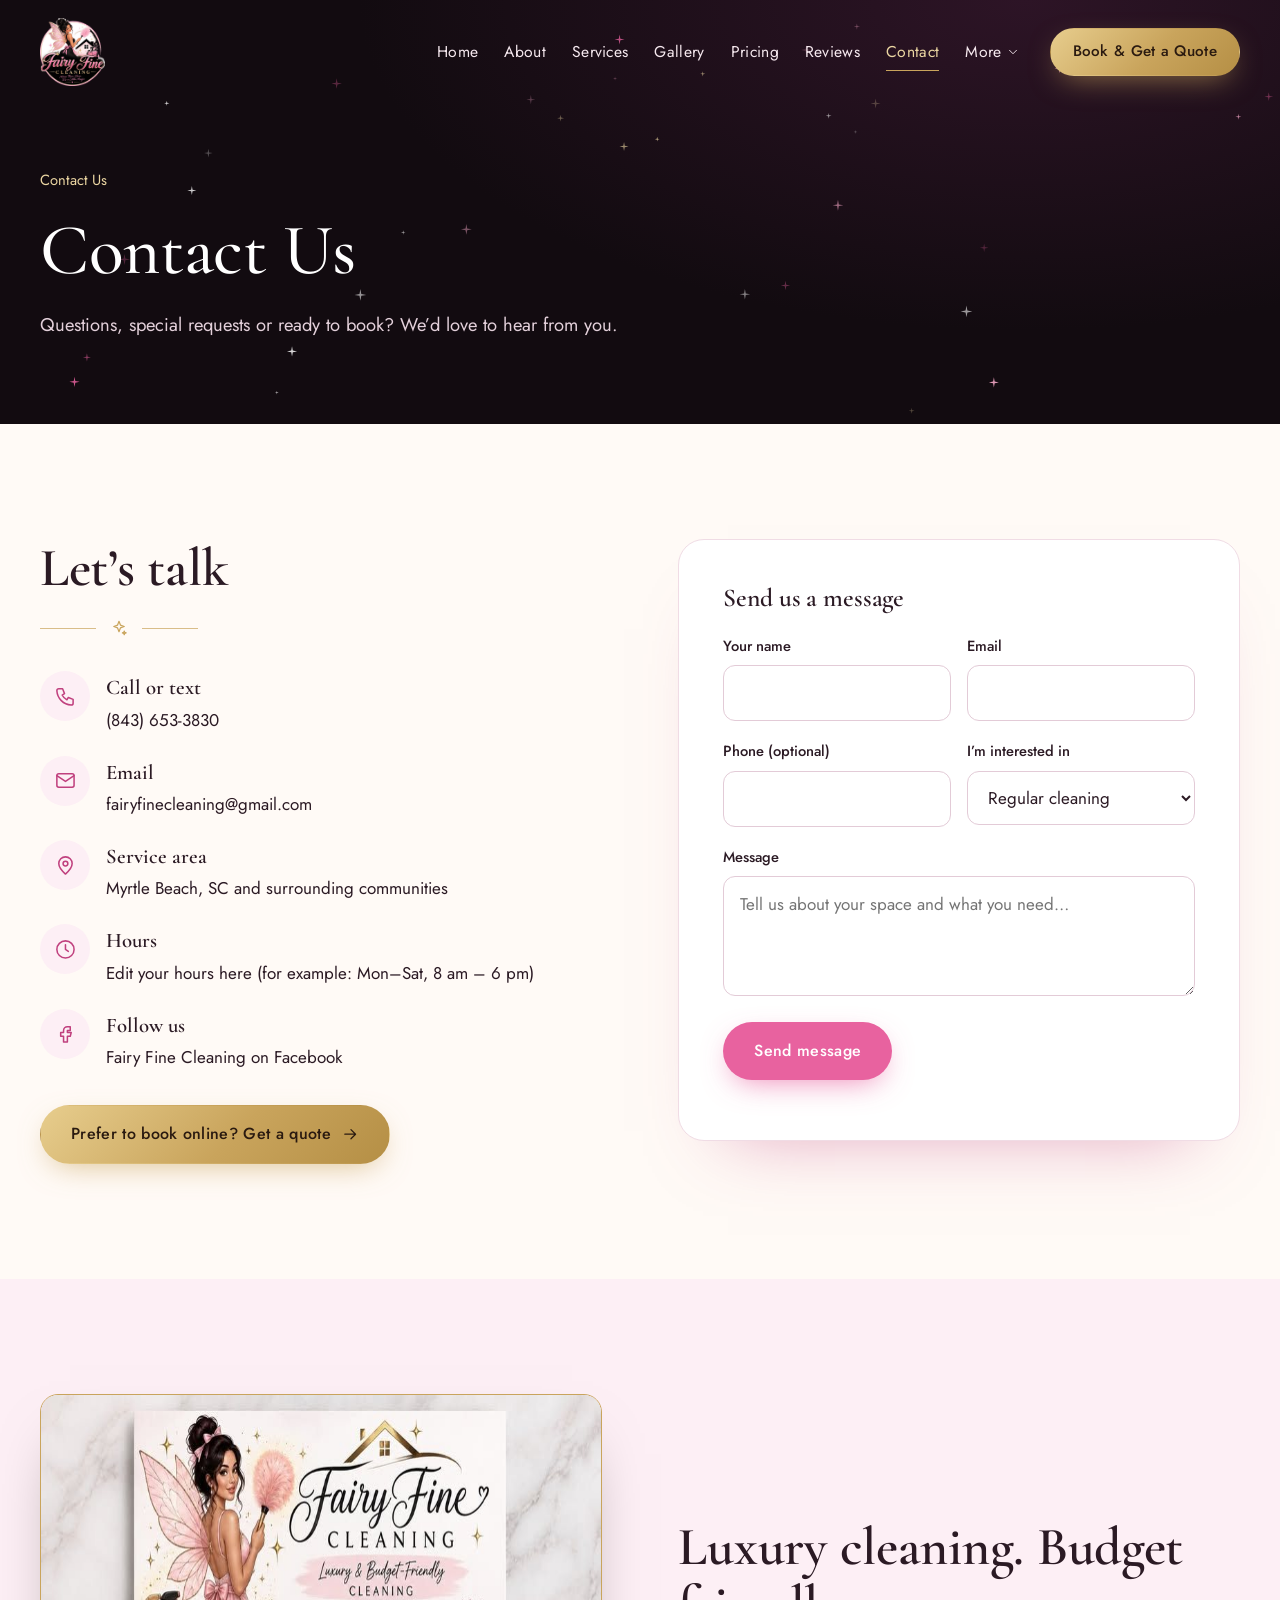
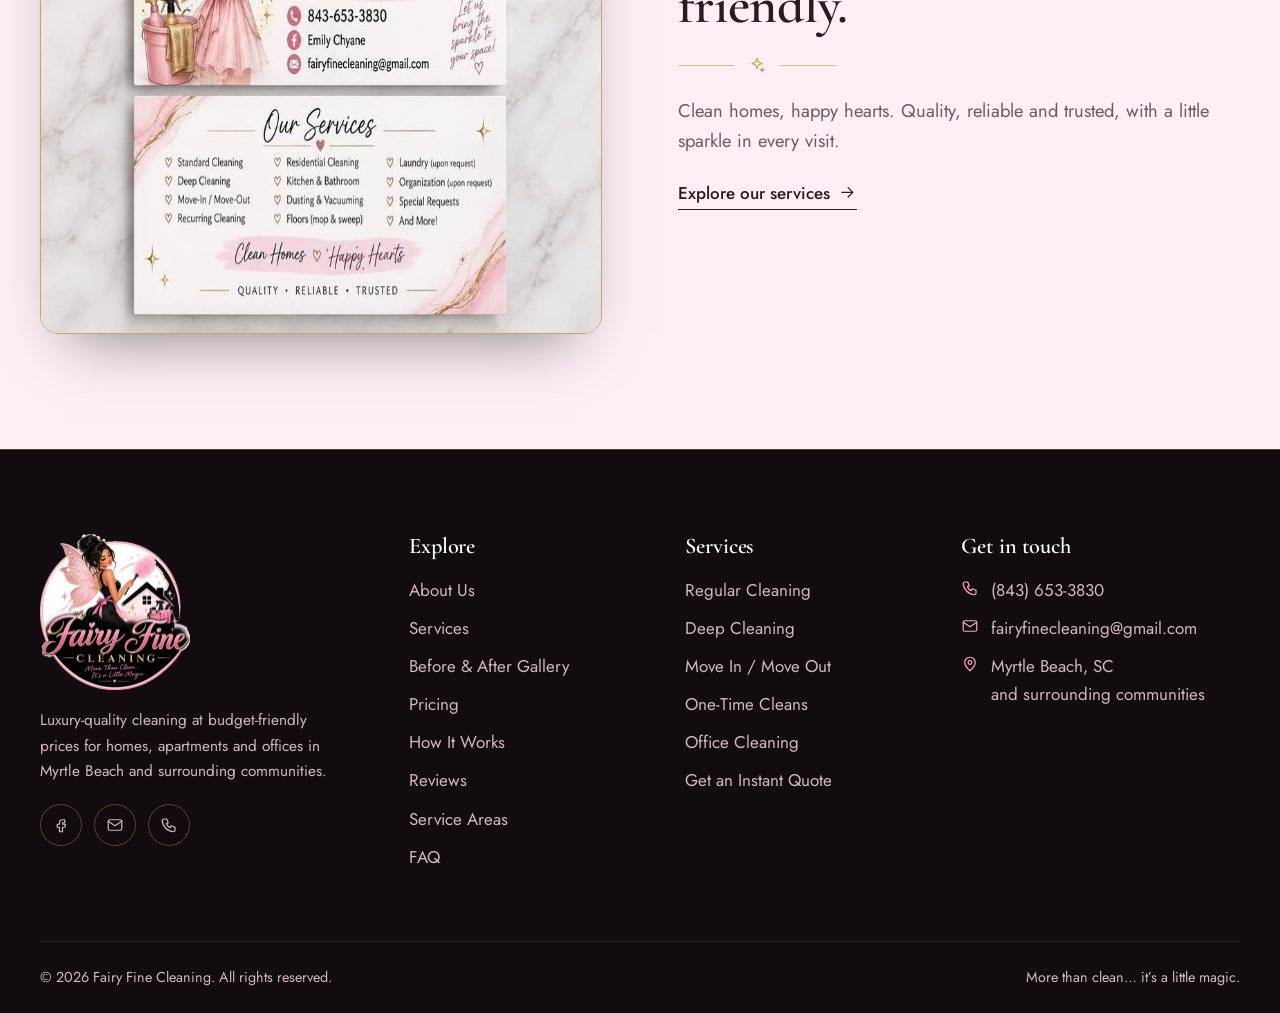
<file: contact.html>
<!doctype html>
<html lang="en">
  <head>
    <meta charset="utf-8" />
    <meta
      name="viewport"
      content="width=device-width, initial-scale=1"
    />
    <title>
      Contact Us | Fairy Fine Cleaning, Myrtle Beach
    </title>
    <meta
      name="description"
      content="Contact Fairy Fine Cleaning in Myrtle Beach, SC. Call, text, email or send a message and get a copy in your inbox."
    />
    <meta
      name="theme-color"
      content="#120b10"
    />
    <meta
      property="og:title"
      content="Contact Us | Fairy Fine Cleaning, Myrtle Beach"
    />
    <meta
      property="og:description"
      content="Contact Fairy Fine Cleaning in Myrtle Beach, SC. Call, text, email or send a message and get a copy in your inbox."
    />
    <meta
      property="og:type"
      content="website"
    />
    <meta
      property="og:image"
      content="assets/images/logo.png"
    />
    <link
      rel="icon"
      type="image/png"
      href="assets/images/favicon.png"
    />
    <link
      rel="preconnect"
      href="https://fonts.googleapis.com"
    />
    <link
      rel="preconnect"
      href="https://fonts.gstatic.com"
      crossorigin
    />
    <link
      href="https://fonts.googleapis.com/css2?family=Cormorant+Garamond:ital,wght@0,500;0,600;0,700;1,500&family=Jost:wght@300;400;500&family=Pinyon+Script&display=swap"
      rel="stylesheet"
    />
    <link
      rel="stylesheet"
      href="css/styles.css"
    />
    <script>
      document.documentElement.classList.add("js");
    </script>
  </head>
  <body class="page-contact">
    <a
      class="skip"
      href="#main"
      >Skip to content</a
    >
    <header class="site-header">
      <div class="container nav-wrap">
        <a
          class="brand"
          href="index.html"
          aria-label="Fairy Fine Cleaning — home"
          ><img
            src="assets/images/logo.png"
            alt="Fairy Fine Cleaning logo"
            width="68"
            height="71"
        /></a>
        <button
          class="nav-toggle"
          aria-expanded="false"
          aria-controls="site-nav"
          aria-label="Open menu"
        >
          <span></span><span></span><span></span>
        </button>
        <nav
          class="nav"
          id="site-nav"
          aria-label="Main"
        >
          <ul class="nav__list">
            <li><a href="index.html">Home</a></li>
            <li><a href="about.html">About</a></li>
            <li><a href="services.html">Services</a></li>
            <li><a href="gallery.html">Gallery</a></li>
            <li><a href="pricing.html">Pricing</a></li>
            <li><a href="reviews.html">Reviews</a></li>
            <li>
              <a
                href="contact.html"
                aria-current="page"
                >Contact</a
              >
            </li>
            <li class="has-sub">
              <button
                class="nav__more-btn"
                type="button"
                aria-haspopup="true"
              >
                More
                <svg
                  class="ico"
                  viewBox="0 0 24 24"
                  fill="none"
                  stroke="currentColor"
                  stroke-width="1.6"
                  stroke-linecap="round"
                  stroke-linejoin="round"
                  aria-hidden="true"
                >
                  <path d="M6 9l6 6 6-6" />
                </svg>
              </button>
              <ul class="submenu">
                <li>
                  <a href="process.html">How It Works</a>
                </li>
                <li>
                  <a href="areas.html">Service Areas</a>
                </li>
                <li><a href="faq.html">FAQ</a></li>
              </ul>
            </li>
          </ul>
          <a
            class="btn btn--gold btn--sm"
            href="book-quote.html"
            >Book &amp; Get a Quote</a
          >
        </nav>
      </div>
    </header>
    <main id="main">
      <section class="page-hero">
        <canvas
          class="sparkles"
          aria-hidden="true"
        ></canvas>
        <div class="container">
          <nav
            class="crumbs"
            aria-label="Breadcrumb"
          >
            <span>Contact Us</span>
          </nav>
          <h1>Contact Us</h1>
          <p>
            Questions, special requests or ready to book?
            We’d love to hear from you.
          </p>
        </div>
      </section>

      <section class="section section--ivory">
        <div
          class="container split"
          style="align-items: start"
        >
          <div data-reveal>
            <h2>Let’s talk</h2>
            <div class="flourish">
              <svg
                class="ico"
                viewBox="0 0 24 24"
                fill="none"
                stroke="currentColor"
                stroke-width="1.6"
                stroke-linecap="round"
                stroke-linejoin="round"
                aria-hidden="true"
              >
                <path
                  d="M12 3l1.9 5.1L19 10l-5.1 1.9L12 17l-1.9-5.1L5 10l5.1-1.9L12 3z"
                />
                <path
                  d="M19 16l.7 1.8 1.8.7-1.8.7L19 21l-.7-1.8-1.8-.7 1.8-.7L19 16z"
                />
              </svg>
            </div>
            <ul
              class="contact-list"
              style="margin-top: 34px"
            >
              <li>
                <span class="icon-chip"
                  ><svg
                    class="ico"
                    viewBox="0 0 24 24"
                    fill="none"
                    stroke="currentColor"
                    stroke-width="1.6"
                    stroke-linecap="round"
                    stroke-linejoin="round"
                    aria-hidden="true"
                  >
                    <path
                      d="M5 4h4l2 5-2.5 1.5a11 11 0 005 5L15 13l5 2v4a2 2 0 01-2 2A16 16 0 013 6a2 2 0 012-2z"
                    /></svg
                ></span>
                <div>
                  <b>Call or text</b
                  ><a href="tel:+18436533830"
                    >(843) 653-3830</a
                  >
                </div>
              </li>
              <li>
                <span class="icon-chip"
                  ><svg
                    class="ico"
                    viewBox="0 0 24 24"
                    fill="none"
                    stroke="currentColor"
                    stroke-width="1.6"
                    stroke-linecap="round"
                    stroke-linejoin="round"
                    aria-hidden="true"
                  >
                    <rect
                      x="3"
                      y="5"
                      width="18"
                      height="14"
                      rx="2"
                    />
                    <path d="M3 7l9 6 9-6" /></svg
                ></span>
                <div>
                  <b>Email</b
                  ><a
                    href="mailto:fairyfinecleaning@gmail.com"
                    >fairyfinecleaning@gmail.com</a
                  >
                </div>
              </li>
              <li>
                <span class="icon-chip"
                  ><svg
                    class="ico"
                    viewBox="0 0 24 24"
                    fill="none"
                    stroke="currentColor"
                    stroke-width="1.6"
                    stroke-linecap="round"
                    stroke-linejoin="round"
                    aria-hidden="true"
                  >
                    <path
                      d="M12 21s7-6.2 7-11a7 7 0 10-14 0c0 4.8 7 11 7 11z"
                    />
                    <circle
                      cx="12"
                      cy="10"
                      r="2.5"
                    /></svg
                ></span>
                <div>
                  <b>Service area</b>Myrtle Beach, SC and
                  surrounding communities
                </div>
              </li>
              <li>
                <span class="icon-chip"
                  ><svg
                    class="ico"
                    viewBox="0 0 24 24"
                    fill="none"
                    stroke="currentColor"
                    stroke-width="1.6"
                    stroke-linecap="round"
                    stroke-linejoin="round"
                    aria-hidden="true"
                  >
                    <circle
                      cx="12"
                      cy="12"
                      r="9"
                    />
                    <path d="M12 7v5l3 2" /></svg
                ></span>
                <div>
                  <b>Hours</b>Edit your hours here (for
                  example: Mon–Sat, 8 am – 6 pm)
                </div>
              </li>
              <li>
                <span class="icon-chip"
                  ><svg
                    class="ico"
                    viewBox="0 0 24 24"
                    fill="none"
                    stroke="currentColor"
                    stroke-width="1.6"
                    stroke-linecap="round"
                    stroke-linejoin="round"
                    aria-hidden="true"
                  >
                    <path
                      d="M14 9h3V5h-3a4 4 0 00-4 4v2H7v4h3v6h4v-6h3l1-4h-4V9z"
                    /></svg
                ></span>
                <div>
                  <b>Follow us</b
                  ><a
                    href="https://www.facebook.com/"
                    target="_blank"
                    rel="noopener"
                    >Fairy Fine Cleaning on Facebook</a
                  >
                </div>
              </li>
            </ul>
            <p style="margin-top: 34px">
              <a
                class="btn btn--gold"
                href="book-quote.html"
                >Prefer to book online? Get a quote
                <svg
                  class="ico"
                  viewBox="0 0 24 24"
                  fill="none"
                  stroke="currentColor"
                  stroke-width="1.6"
                  stroke-linecap="round"
                  stroke-linejoin="round"
                  aria-hidden="true"
                >
                  <path d="M5 12h14M13 6l6 6-6 6" /></svg
              ></a>
            </p>
          </div>
          <form
            class="quote-card"
            id="contact-form"
            novalidate
            data-reveal
          >
            <h3 style="margin-bottom: 22px">
              Send us a message
            </h3>
            <div class="row">
              <div class="field">
                <label for="c-name">Your name</label
                ><input
                  class="input"
                  id="c-name"
                  name="name"
                  required
                  autocomplete="name"
                />
              </div>
              <div class="field">
                <label for="c-email">Email</label
                ><input
                  class="input"
                  id="c-email"
                  name="email"
                  type="email"
                  required
                  autocomplete="email"
                />
              </div>
            </div>
            <div class="row">
              <div class="field">
                <label for="c-phone">Phone (optional)</label
                ><input
                  class="input"
                  id="c-phone"
                  name="phone"
                  type="tel"
                  autocomplete="tel"
                />
              </div>
              <div class="field">
                <label for="c-topic"
                  >I’m interested in</label
                ><select
                  class="input"
                  id="c-topic"
                  name="topic"
                >
                  <option>Regular cleaning</option>
                  <option>Deep cleaning</option>
                  <option>Move in / move out</option>
                  <option>One-time clean</option>
                  <option>Office cleaning</option>
                  <option>Something else</option>
                </select>
              </div>
            </div>
            <div class="field">
              <label for="c-msg">Message</label
              ><textarea
                class="input"
                id="c-msg"
                name="message"
                required
                placeholder="Tell us about your space and what you need…"
              ></textarea>
            </div>
            <button
              class="btn btn--pink"
              type="submit"
            >
              Send message
            </button>
            <p
              class="form-status"
              id="contact-status"
              role="status"
            ></p>
          </form>
        </div>
      </section>

      <section class="section section--blush">
        <div class="container split">
          <div data-reveal>
            <img
              class="flyer"
              src="assets/images/flyer-light.jpg"
              alt="Fairy Fine Cleaning service card listing standard, deep, move-in/move-out and recurring cleaning"
              loading="lazy"
              width="810"
              height="540"
            />
          </div>
          <div data-reveal>
            <h2>Luxury cleaning. Budget friendly.</h2>
            <div class="flourish">
              <svg
                class="ico"
                viewBox="0 0 24 24"
                fill="none"
                stroke="currentColor"
                stroke-width="1.6"
                stroke-linecap="round"
                stroke-linejoin="round"
                aria-hidden="true"
              >
                <path
                  d="M12 3l1.9 5.1L19 10l-5.1 1.9L12 17l-1.9-5.1L5 10l5.1-1.9L12 3z"
                />
                <path
                  d="M19 16l.7 1.8 1.8.7-1.8.7L19 21l-.7-1.8-1.8-.7 1.8-.7L19 16z"
                />
              </svg>
            </div>
            <p
              class="lead"
              style="margin-top: 22px"
            >
              Clean homes, happy hearts. Quality, reliable
              and trusted, with a little sparkle in every
              visit.
            </p>
            <a
              class="link-arrow"
              style="margin-top: 22px"
              href="services.html"
              >Explore our services
              <svg
                class="ico"
                viewBox="0 0 24 24"
                fill="none"
                stroke="currentColor"
                stroke-width="1.6"
                stroke-linecap="round"
                stroke-linejoin="round"
                aria-hidden="true"
              >
                <path d="M5 12h14M13 6l6 6-6 6" /></svg
            ></a>
          </div>
        </div>
      </section>
    </main>
    <footer class="site-footer">
      <div class="container footer-grid">
        <div class="footer-brand">
          <img
            src="assets/images/logo.png"
            alt="Fairy Fine Cleaning"
            loading="lazy"
          />
          <p>
            Luxury-quality cleaning at budget-friendly
            prices for homes, apartments and offices in
            Myrtle Beach and surrounding communities.
          </p>
          <div class="social">
            <a
              href="https://www.facebook.com/"
              aria-label="Fairy Fine Cleaning on Facebook"
              target="_blank"
              rel="noopener"
              ><svg
                class="ico"
                viewBox="0 0 24 24"
                fill="none"
                stroke="currentColor"
                stroke-width="1.6"
                stroke-linecap="round"
                stroke-linejoin="round"
                aria-hidden="true"
              >
                <path
                  d="M14 9h3V5h-3a4 4 0 00-4 4v2H7v4h3v6h4v-6h3l1-4h-4V9z"
                /></svg></a
            ><a
              href="mailto:fairyfinecleaning@gmail.com"
              aria-label="Email us"
              ><svg
                class="ico"
                viewBox="0 0 24 24"
                fill="none"
                stroke="currentColor"
                stroke-width="1.6"
                stroke-linecap="round"
                stroke-linejoin="round"
                aria-hidden="true"
              >
                <rect
                  x="3"
                  y="5"
                  width="18"
                  height="14"
                  rx="2"
                />
                <path d="M3 7l9 6 9-6" /></svg></a
            ><a
              href="tel:+18436533830"
              aria-label="Call us"
              ><svg
                class="ico"
                viewBox="0 0 24 24"
                fill="none"
                stroke="currentColor"
                stroke-width="1.6"
                stroke-linecap="round"
                stroke-linejoin="round"
                aria-hidden="true"
              >
                <path
                  d="M5 4h4l2 5-2.5 1.5a11 11 0 005 5L15 13l5 2v4a2 2 0 01-2 2A16 16 0 013 6a2 2 0 012-2z"
                /></svg
            ></a>
          </div>
        </div>
        <div>
          <h4>Explore</h4>
          <ul>
            <li><a href="about.html">About Us</a></li>
            <li><a href="services.html">Services</a></li>
            <li>
              <a href="gallery.html"
                >Before &amp; After Gallery</a
              >
            </li>
            <li><a href="pricing.html">Pricing</a></li>
            <li><a href="process.html">How It Works</a></li>
            <li><a href="reviews.html">Reviews</a></li>
            <li><a href="areas.html">Service Areas</a></li>
            <li><a href="faq.html">FAQ</a></li>
          </ul>
        </div>
        <div>
          <h4>Services</h4>
          <ul>
            <li>
              <a href="services.html#regular"
                >Regular Cleaning</a
              >
            </li>
            <li>
              <a href="services.html#deep">Deep Cleaning</a>
            </li>
            <li>
              <a href="services.html#move"
                >Move In / Move Out</a
              >
            </li>
            <li>
              <a href="services.html#onetime"
                >One-Time Cleans</a
              >
            </li>
            <li>
              <a href="services.html#office"
                >Office Cleaning</a
              >
            </li>
            <li>
              <a href="book-quote.html"
                >Get an Instant Quote</a
              >
            </li>
          </ul>
        </div>
        <div>
          <h4>Get in touch</h4>
          <ul class="footer-contact">
            <li>
              <svg
                class="ico"
                viewBox="0 0 24 24"
                fill="none"
                stroke="currentColor"
                stroke-width="1.6"
                stroke-linecap="round"
                stroke-linejoin="round"
                aria-hidden="true"
              >
                <path
                  d="M5 4h4l2 5-2.5 1.5a11 11 0 005 5L15 13l5 2v4a2 2 0 01-2 2A16 16 0 013 6a2 2 0 012-2z"
                /></svg
              ><a href="tel:+18436533830">(843) 653-3830</a>
            </li>
            <li>
              <svg
                class="ico"
                viewBox="0 0 24 24"
                fill="none"
                stroke="currentColor"
                stroke-width="1.6"
                stroke-linecap="round"
                stroke-linejoin="round"
                aria-hidden="true"
              >
                <rect
                  x="3"
                  y="5"
                  width="18"
                  height="14"
                  rx="2"
                />
                <path d="M3 7l9 6 9-6" /></svg
              ><a href="mailto:fairyfinecleaning@gmail.com"
                >fairyfinecleaning@gmail.com</a
              >
            </li>
            <li>
              <svg
                class="ico"
                viewBox="0 0 24 24"
                fill="none"
                stroke="currentColor"
                stroke-width="1.6"
                stroke-linecap="round"
                stroke-linejoin="round"
                aria-hidden="true"
              >
                <path
                  d="M12 21s7-6.2 7-11a7 7 0 10-14 0c0 4.8 7 11 7 11z"
                />
                <circle
                  cx="12"
                  cy="10"
                  r="2.5"
                /></svg
              ><span
                >Myrtle Beach, SC<br />and surrounding
                communities</span
              >
            </li>
          </ul>
        </div>
      </div>
      <div class="container footer-bottom">
        <span
          >© <span data-year>2026</span> Fairy Fine
          Cleaning. All rights reserved.</span
        ><span>More than clean… it’s a little magic.</span>
      </div>
    </footer>

    <script src="js/config.js"></script>
    <script src="js/pricing.js"></script>
    <script src="js/main.js"></script>
    <script src="js/hero.js"></script>
  </body>
</html>
</file>
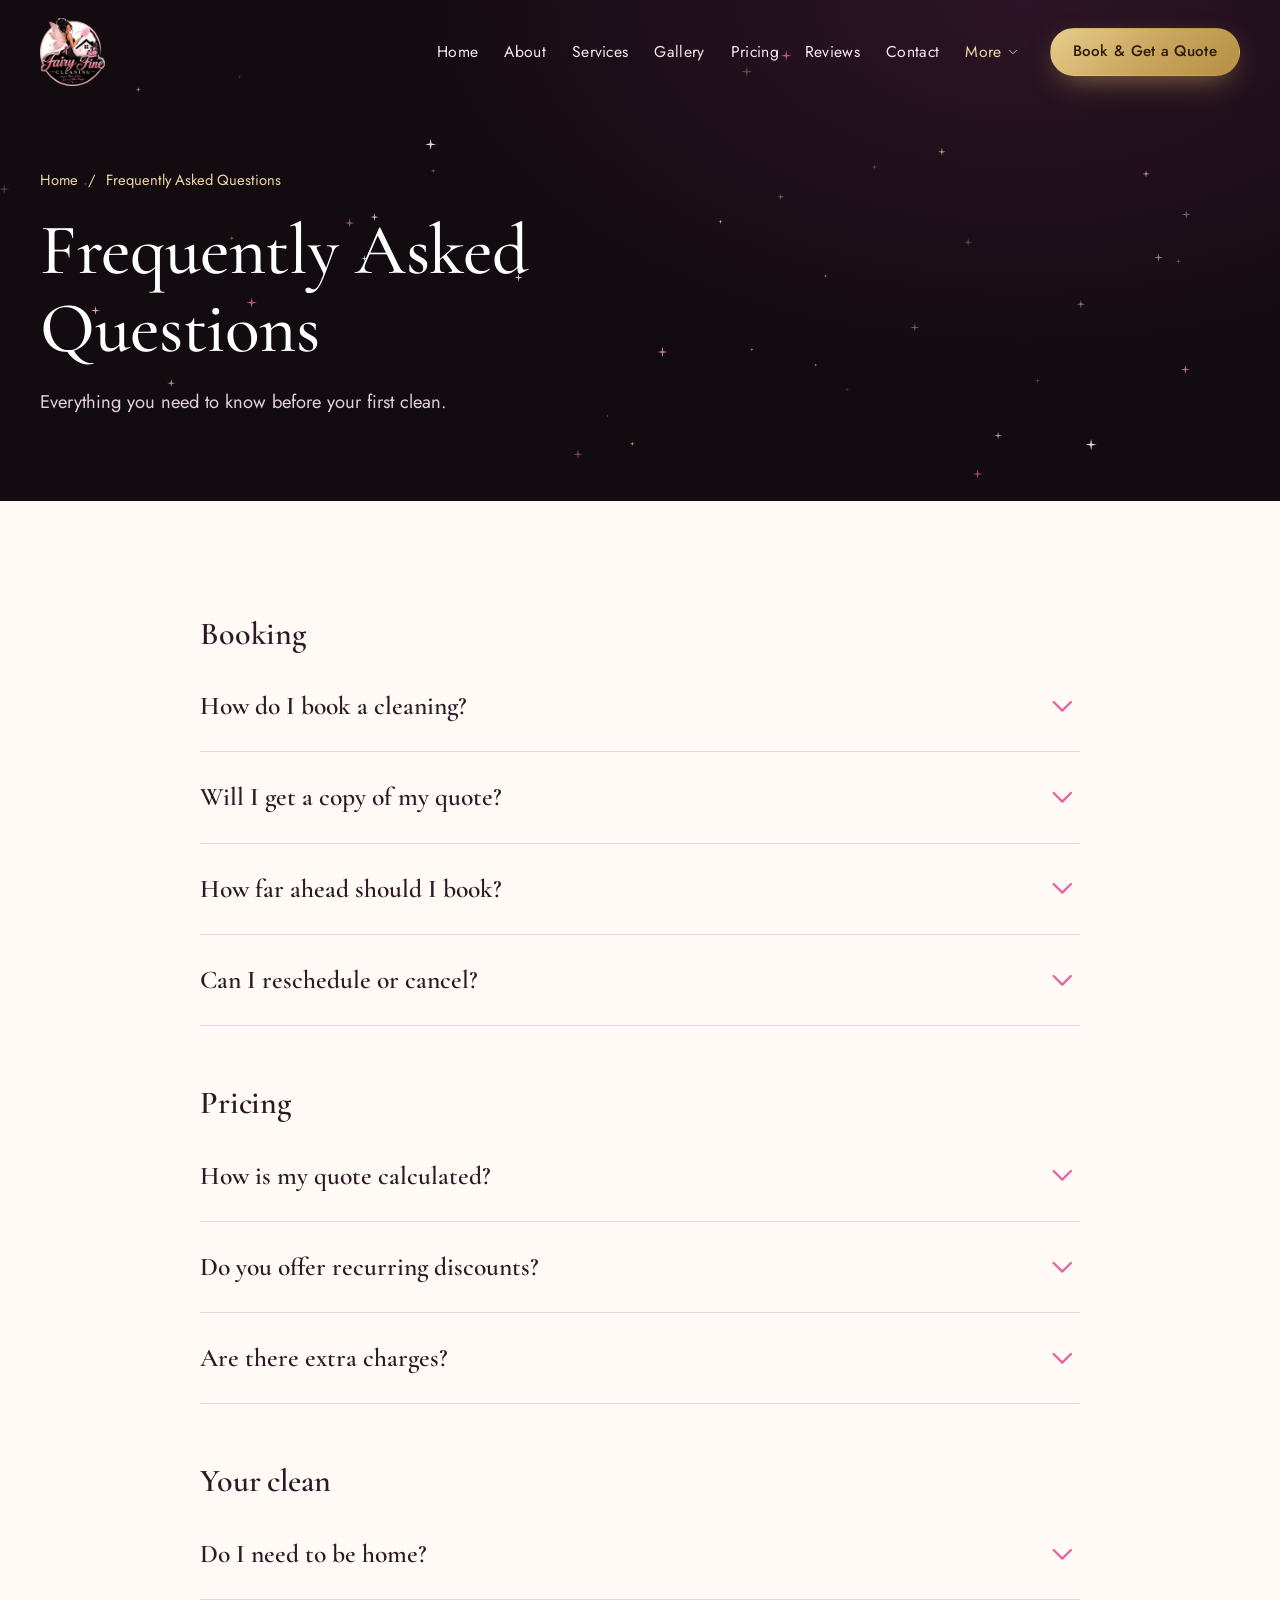
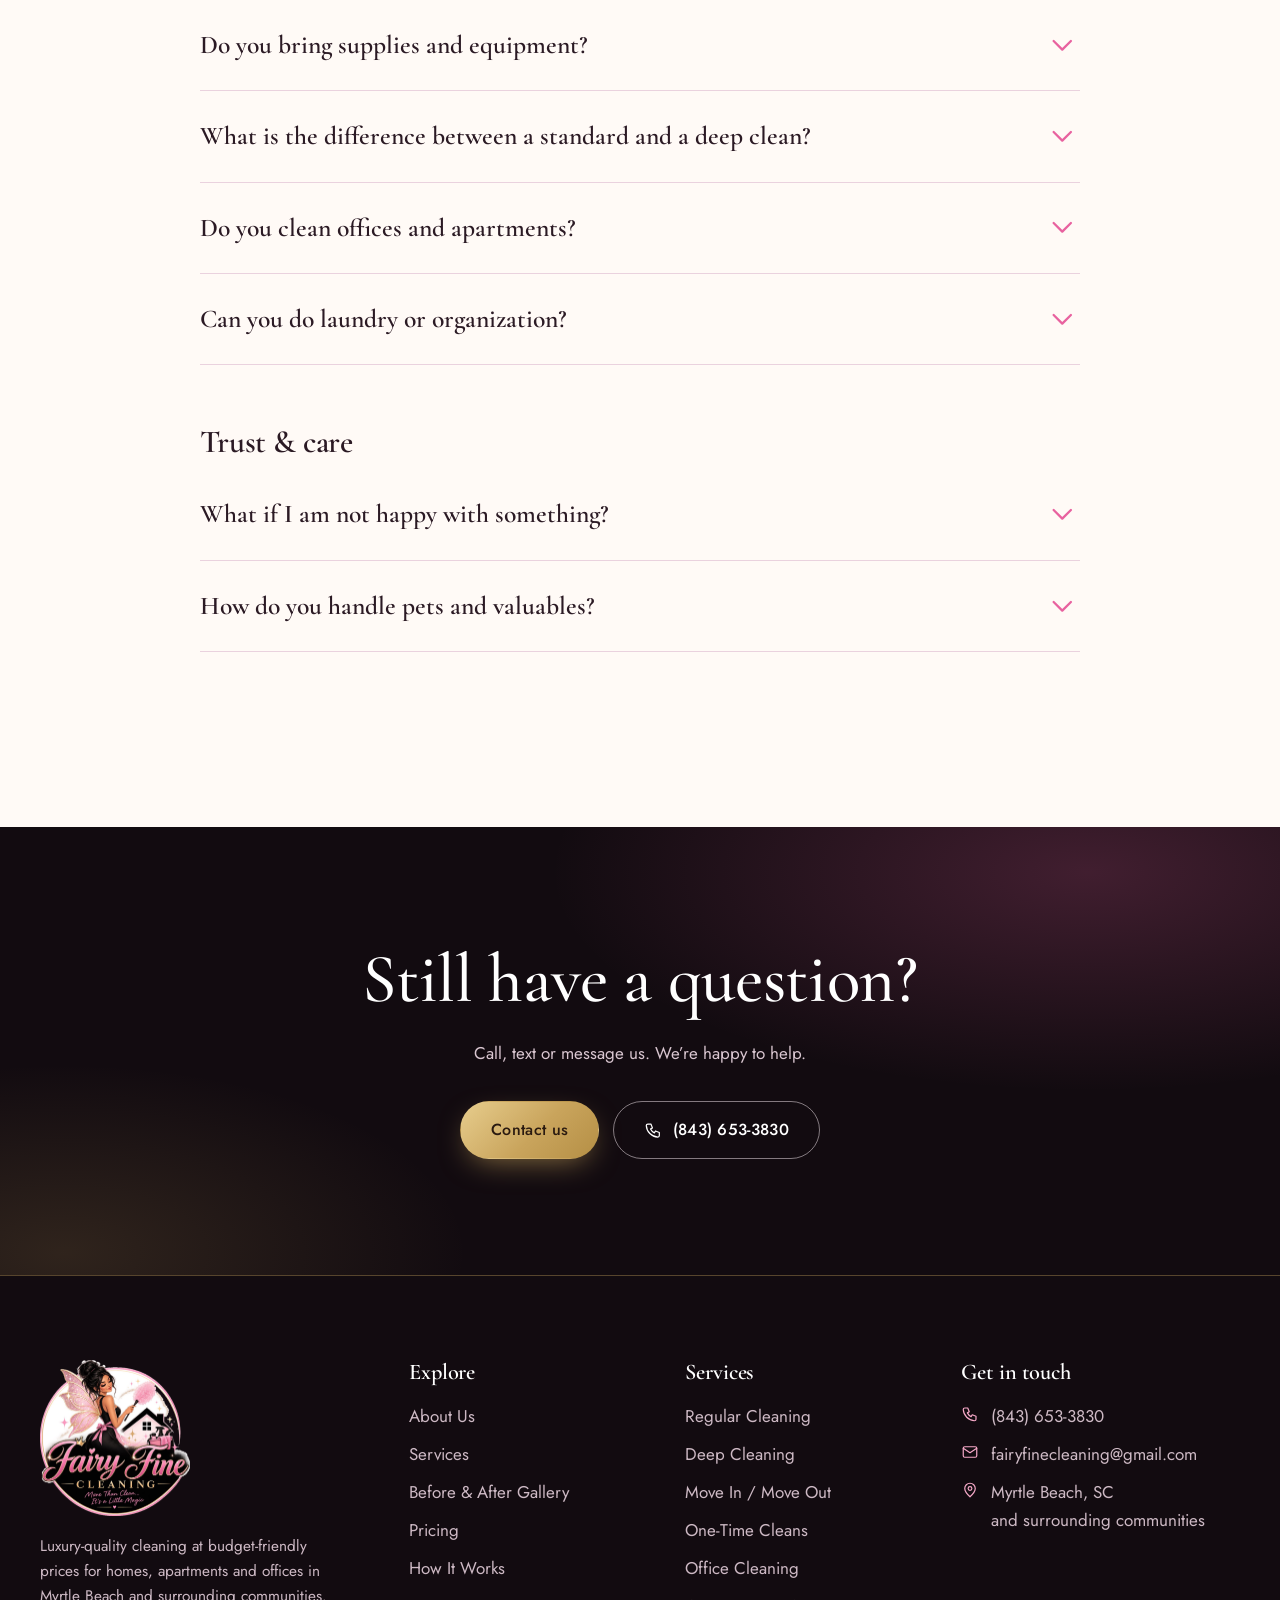
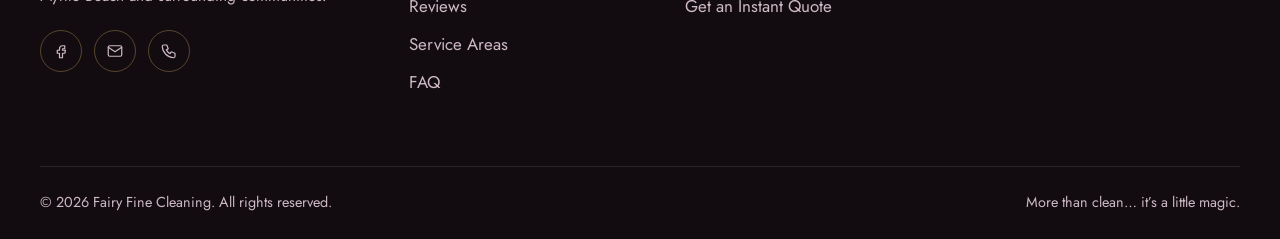
<file: faq.html>
<!doctype html>
<html lang="en">
  <head>
    <meta charset="utf-8" />
    <meta
      name="viewport"
      content="width=device-width, initial-scale=1"
    />
    <title>FAQ | Fairy Fine Cleaning, Myrtle Beach</title>
    <meta
      name="description"
      content="Answers to common questions about booking, pricing, supplies, pets and what to expect from a Fairy Fine clean."
    />
    <meta
      name="theme-color"
      content="#120b10"
    />
    <meta
      property="og:title"
      content="FAQ | Fairy Fine Cleaning, Myrtle Beach"
    />
    <meta
      property="og:description"
      content="Answers to common questions about booking, pricing, supplies, pets and what to expect from a Fairy Fine clean."
    />
    <meta
      property="og:type"
      content="website"
    />
    <meta
      property="og:image"
      content="assets/images/logo.png"
    />
    <link
      rel="icon"
      type="image/png"
      href="assets/images/favicon.png"
    />
    <link
      rel="preconnect"
      href="https://fonts.googleapis.com"
    />
    <link
      rel="preconnect"
      href="https://fonts.gstatic.com"
      crossorigin
    />
    <link
      href="https://fonts.googleapis.com/css2?family=Cormorant+Garamond:ital,wght@0,500;0,600;0,700;1,500&family=Jost:wght@300;400;500&family=Pinyon+Script&display=swap"
      rel="stylesheet"
    />
    <link
      rel="stylesheet"
      href="css/styles.css"
    />
    <script>
      document.documentElement.classList.add("js");
    </script>
  </head>
  <body class="page-faq">
    <a
      class="skip"
      href="#main"
      >Skip to content</a
    >
    <header class="site-header">
      <div class="container nav-wrap">
        <a
          class="brand"
          href="index.html"
          aria-label="Fairy Fine Cleaning — home"
          ><img
            src="assets/images/logo.png"
            alt="Fairy Fine Cleaning logo"
            width="68"
            height="71"
        /></a>
        <button
          class="nav-toggle"
          aria-expanded="false"
          aria-controls="site-nav"
          aria-label="Open menu"
        >
          <span></span><span></span><span></span>
        </button>
        <nav
          class="nav"
          id="site-nav"
          aria-label="Main"
        >
          <ul class="nav__list">
            <li><a href="index.html">Home</a></li>
            <li><a href="about.html">About</a></li>
            <li><a href="services.html">Services</a></li>
            <li><a href="gallery.html">Gallery</a></li>
            <li><a href="pricing.html">Pricing</a></li>
            <li><a href="reviews.html">Reviews</a></li>
            <li><a href="contact.html">Contact</a></li>
            <li class="has-sub">
              <button
                class="nav__more-btn"
                type="button"
                aria-haspopup="true"
                style="color: var(--gold-lt)"
              >
                More
                <svg
                  class="ico"
                  viewBox="0 0 24 24"
                  fill="none"
                  stroke="currentColor"
                  stroke-width="1.6"
                  stroke-linecap="round"
                  stroke-linejoin="round"
                  aria-hidden="true"
                >
                  <path d="M6 9l6 6 6-6" />
                </svg>
              </button>
              <ul class="submenu">
                <li>
                  <a href="process.html">How It Works</a>
                </li>
                <li>
                  <a href="areas.html">Service Areas</a>
                </li>
                <li>
                  <a
                    href="faq.html"
                    aria-current="page"
                    >FAQ</a
                  >
                </li>
              </ul>
            </li>
          </ul>
          <a
            class="btn btn--gold btn--sm"
            href="book-quote.html"
            >Book &amp; Get a Quote</a
          >
        </nav>
      </div>
    </header>
    <main id="main">
      <section class="page-hero">
        <canvas
          class="sparkles"
          aria-hidden="true"
        ></canvas>
        <div class="container">
          <nav
            class="crumbs"
            aria-label="Breadcrumb"
          >
            <a href="index.html">Home</a><span>/</span
            ><span>Frequently Asked Questions</span>
          </nav>
          <h1>Frequently Asked Questions</h1>
          <p>
            Everything you need to know before your first
            clean.
          </p>
        </div>
      </section>

      <section class="section section--ivory">
        <div class="container">
          <div
            class="faq-group"
            data-reveal
          >
            <h2>Booking</h2>
            <div class="acc">
              <div class="acc__item">
                <button
                  class="acc__btn"
                  aria-expanded="false"
                >
                  How do I book a cleaning?<svg
                    class="ico"
                    viewBox="0 0 24 24"
                    fill="none"
                    stroke="currentColor"
                    stroke-width="1.6"
                    stroke-linecap="round"
                    stroke-linejoin="round"
                    aria-hidden="true"
                  >
                    <path d="M6 9l6 6 6-6" />
                  </svg>
                </button>
                <div class="acc__panel">
                  <p>
                    Use our online Book & Get a Quote page.
                    Choose your service, enter your home
                    details, pick a date and send your
                    request. We email you the quote and our
                    team confirms your appointment.
                  </p>
                </div>
              </div>
              <div class="acc__item">
                <button
                  class="acc__btn"
                  aria-expanded="false"
                >
                  Will I get a copy of my quote?<svg
                    class="ico"
                    viewBox="0 0 24 24"
                    fill="none"
                    stroke="currentColor"
                    stroke-width="1.6"
                    stroke-linecap="round"
                    stroke-linejoin="round"
                    aria-hidden="true"
                  >
                    <path d="M6 9l6 6 6-6" />
                  </svg>
                </button>
                <div class="acc__panel">
                  <p>
                    Yes. Your quote is emailed to the
                    address you provide, and our team
                    receives a copy too.
                  </p>
                </div>
              </div>
              <div class="acc__item">
                <button
                  class="acc__btn"
                  aria-expanded="false"
                >
                  How far ahead should I book?<svg
                    class="ico"
                    viewBox="0 0 24 24"
                    fill="none"
                    stroke="currentColor"
                    stroke-width="1.6"
                    stroke-linecap="round"
                    stroke-linejoin="round"
                    aria-hidden="true"
                  >
                    <path d="M6 9l6 6 6-6" />
                  </svg>
                </button>
                <div class="acc__panel">
                  <p>
                    The earlier the better, especially for
                    weekends, holidays and move-out dates.
                    Choose your preferred date and we will
                    confirm availability.
                  </p>
                </div>
              </div>
              <div class="acc__item">
                <button
                  class="acc__btn"
                  aria-expanded="false"
                >
                  Can I reschedule or cancel?<svg
                    class="ico"
                    viewBox="0 0 24 24"
                    fill="none"
                    stroke="currentColor"
                    stroke-width="1.6"
                    stroke-linecap="round"
                    stroke-linejoin="round"
                    aria-hidden="true"
                  >
                    <path d="M6 9l6 6 6-6" />
                  </svg>
                </button>
                <div class="acc__panel">
                  <p>
                    Please contact us as soon as your plans
                    change by phone, text or email and we
                    will do our best to accommodate you.
                  </p>
                </div>
              </div>
            </div>
          </div>
          <div
            class="faq-group"
            data-reveal
          >
            <h2>Pricing</h2>
            <div class="acc">
              <div class="acc__item">
                <button
                  class="acc__btn"
                  aria-expanded="false"
                >
                  How is my quote calculated?<svg
                    class="ico"
                    viewBox="0 0 24 24"
                    fill="none"
                    stroke="currentColor"
                    stroke-width="1.6"
                    stroke-linecap="round"
                    stroke-linejoin="round"
                    aria-hidden="true"
                  >
                    <path d="M6 9l6 6 6-6" />
                  </svg>
                </button>
                <div class="acc__panel">
                  <p>
                    Your estimate reflects the type of
                    clean, property type, size, number of
                    bedrooms and bathrooms, and any add-ons.
                    We confirm the final price before your
                    visit.
                  </p>
                </div>
              </div>
              <div class="acc__item">
                <button
                  class="acc__btn"
                  aria-expanded="false"
                >
                  Do you offer recurring discounts?<svg
                    class="ico"
                    viewBox="0 0 24 24"
                    fill="none"
                    stroke="currentColor"
                    stroke-width="1.6"
                    stroke-linecap="round"
                    stroke-linejoin="round"
                    aria-hidden="true"
                  >
                    <path d="M6 9l6 6 6-6" />
                  </svg>
                </button>
                <div class="acc__panel">
                  <p>
                    Yes. Weekly, every-two-weeks and monthly
                    Standard Cleans receive a discount,
                    shown automatically in the calculator.
                  </p>
                </div>
              </div>
              <div class="acc__item">
                <button
                  class="acc__btn"
                  aria-expanded="false"
                >
                  Are there extra charges?<svg
                    class="ico"
                    viewBox="0 0 24 24"
                    fill="none"
                    stroke="currentColor"
                    stroke-width="1.6"
                    stroke-linecap="round"
                    stroke-linejoin="round"
                    aria-hidden="true"
                  >
                    <path d="M6 9l6 6 6-6" />
                  </svg>
                </button>
                <div class="acc__panel">
                  <p>
                    Anything beyond what is in your quote,
                    such as heavily soiled areas, is
                    discussed with you first.
                  </p>
                </div>
              </div>
            </div>
          </div>
          <div
            class="faq-group"
            data-reveal
          >
            <h2>Your clean</h2>
            <div class="acc">
              <div class="acc__item">
                <button
                  class="acc__btn"
                  aria-expanded="false"
                >
                  Do I need to be home?<svg
                    class="ico"
                    viewBox="0 0 24 24"
                    fill="none"
                    stroke="currentColor"
                    stroke-width="1.6"
                    stroke-linecap="round"
                    stroke-linejoin="round"
                    aria-hidden="true"
                  >
                    <path d="M6 9l6 6 6-6" />
                  </svg>
                </button>
                <div class="acc__panel">
                  <p>
                    No. Many clients leave access details
                    and head out. We will confirm how we’ll
                    enter when we contact you.
                  </p>
                </div>
              </div>
              <div class="acc__item">
                <button
                  class="acc__btn"
                  aria-expanded="false"
                >
                  Do you bring supplies and equipment?<svg
                    class="ico"
                    viewBox="0 0 24 24"
                    fill="none"
                    stroke="currentColor"
                    stroke-width="1.6"
                    stroke-linecap="round"
                    stroke-linejoin="round"
                    aria-hidden="true"
                  >
                    <path d="M6 9l6 6 6-6" />
                  </svg>
                </button>
                <div class="acc__panel">
                  <p>
                    Yes. We arrive prepared with our own
                    supplies and tools. Tell us if you
                    prefer specific products.
                  </p>
                </div>
              </div>
              <div class="acc__item">
                <button
                  class="acc__btn"
                  aria-expanded="false"
                >
                  What is the difference between a standard
                  and a deep clean?<svg
                    class="ico"
                    viewBox="0 0 24 24"
                    fill="none"
                    stroke="currentColor"
                    stroke-width="1.6"
                    stroke-linecap="round"
                    stroke-linejoin="round"
                    aria-hidden="true"
                  >
                    <path d="M6 9l6 6 6-6" />
                  </svg>
                </button>
                <div class="acc__panel">
                  <p>
                    A standard clean maintains a space that
                    is already in good shape. A deep clean
                    adds detailed work such as baseboards,
                    built-up grime and hard-to-reach areas.
                  </p>
                </div>
              </div>
              <div class="acc__item">
                <button
                  class="acc__btn"
                  aria-expanded="false"
                >
                  Do you clean offices and apartments?<svg
                    class="ico"
                    viewBox="0 0 24 24"
                    fill="none"
                    stroke="currentColor"
                    stroke-width="1.6"
                    stroke-linecap="round"
                    stroke-linejoin="round"
                    aria-hidden="true"
                  >
                    <path d="M6 9l6 6 6-6" />
                  </svg>
                </button>
                <div class="acc__panel">
                  <p>
                    Yes. We clean houses, apartments, condos
                    and offices.
                  </p>
                </div>
              </div>
              <div class="acc__item">
                <button
                  class="acc__btn"
                  aria-expanded="false"
                >
                  Can you do laundry or organization?<svg
                    class="ico"
                    viewBox="0 0 24 24"
                    fill="none"
                    stroke="currentColor"
                    stroke-width="1.6"
                    stroke-linecap="round"
                    stroke-linejoin="round"
                    aria-hidden="true"
                  >
                    <path d="M6 9l6 6 6-6" />
                  </svg>
                </button>
                <div class="acc__panel">
                  <p>
                    Yes, on request. You can add them to
                    your quote or ask us about other special
                    requests.
                  </p>
                </div>
              </div>
            </div>
          </div>
          <div
            class="faq-group"
            data-reveal
          >
            <h2>Trust &amp; care</h2>
            <div class="acc">
              <div class="acc__item">
                <button
                  class="acc__btn"
                  aria-expanded="false"
                >
                  What if I am not happy with something?<svg
                    class="ico"
                    viewBox="0 0 24 24"
                    fill="none"
                    stroke="currentColor"
                    stroke-width="1.6"
                    stroke-linecap="round"
                    stroke-linejoin="round"
                    aria-hidden="true"
                  >
                    <path d="M6 9l6 6 6-6" />
                  </svg>
                </button>
                <div class="acc__panel">
                  <p>
                    Tell us. We want every clean to meet our
                    standard and will work with you to make
                    it right.
                  </p>
                </div>
              </div>
              <div class="acc__item">
                <button
                  class="acc__btn"
                  aria-expanded="false"
                >
                  How do you handle pets and valuables?<svg
                    class="ico"
                    viewBox="0 0 24 24"
                    fill="none"
                    stroke="currentColor"
                    stroke-width="1.6"
                    stroke-linecap="round"
                    stroke-linejoin="round"
                    aria-hidden="true"
                  >
                    <path d="M6 9l6 6 6-6" />
                  </svg>
                </button>
                <div class="acc__panel">
                  <p>
                    Let us know about pets in your booking
                    and put away valuables beforehand. We
                    handle décor and personal items gently.
                  </p>
                </div>
              </div>
            </div>
          </div>
        </div>
      </section>

      <section
        class="section section--dark section--glow cta-band"
      >
        <div
          class="container"
          style="position: relative"
          data-reveal
        >
          <h2>Still have a question?</h2>
          <p>
            Call, text or message us. We’re happy to help.
          </p>
          <div class="row-btns">
            <a
              class="btn btn--gold"
              href="contact.html"
              >Contact us</a
            ><a
              class="btn btn--ghost"
              href="tel:+18436533830"
              ><svg
                class="ico"
                viewBox="0 0 24 24"
                fill="none"
                stroke="currentColor"
                stroke-width="1.6"
                stroke-linecap="round"
                stroke-linejoin="round"
                aria-hidden="true"
              >
                <path
                  d="M5 4h4l2 5-2.5 1.5a11 11 0 005 5L15 13l5 2v4a2 2 0 01-2 2A16 16 0 013 6a2 2 0 012-2z"
                />
              </svg>
              (843) 653-3830</a
            >
          </div>
        </div>
      </section>
    </main>
    <footer class="site-footer">
      <div class="container footer-grid">
        <div class="footer-brand">
          <img
            src="assets/images/logo.png"
            alt="Fairy Fine Cleaning"
            loading="lazy"
          />
          <p>
            Luxury-quality cleaning at budget-friendly
            prices for homes, apartments and offices in
            Myrtle Beach and surrounding communities.
          </p>
          <div class="social">
            <a
              href="https://www.facebook.com/"
              aria-label="Fairy Fine Cleaning on Facebook"
              target="_blank"
              rel="noopener"
              ><svg
                class="ico"
                viewBox="0 0 24 24"
                fill="none"
                stroke="currentColor"
                stroke-width="1.6"
                stroke-linecap="round"
                stroke-linejoin="round"
                aria-hidden="true"
              >
                <path
                  d="M14 9h3V5h-3a4 4 0 00-4 4v2H7v4h3v6h4v-6h3l1-4h-4V9z"
                /></svg></a
            ><a
              href="mailto:fairyfinecleaning@gmail.com"
              aria-label="Email us"
              ><svg
                class="ico"
                viewBox="0 0 24 24"
                fill="none"
                stroke="currentColor"
                stroke-width="1.6"
                stroke-linecap="round"
                stroke-linejoin="round"
                aria-hidden="true"
              >
                <rect
                  x="3"
                  y="5"
                  width="18"
                  height="14"
                  rx="2"
                />
                <path d="M3 7l9 6 9-6" /></svg></a
            ><a
              href="tel:+18436533830"
              aria-label="Call us"
              ><svg
                class="ico"
                viewBox="0 0 24 24"
                fill="none"
                stroke="currentColor"
                stroke-width="1.6"
                stroke-linecap="round"
                stroke-linejoin="round"
                aria-hidden="true"
              >
                <path
                  d="M5 4h4l2 5-2.5 1.5a11 11 0 005 5L15 13l5 2v4a2 2 0 01-2 2A16 16 0 013 6a2 2 0 012-2z"
                /></svg
            ></a>
          </div>
        </div>
        <div>
          <h4>Explore</h4>
          <ul>
            <li><a href="about.html">About Us</a></li>
            <li><a href="services.html">Services</a></li>
            <li>
              <a href="gallery.html"
                >Before &amp; After Gallery</a
              >
            </li>
            <li><a href="pricing.html">Pricing</a></li>
            <li><a href="process.html">How It Works</a></li>
            <li><a href="reviews.html">Reviews</a></li>
            <li><a href="areas.html">Service Areas</a></li>
            <li><a href="faq.html">FAQ</a></li>
          </ul>
        </div>
        <div>
          <h4>Services</h4>
          <ul>
            <li>
              <a href="services.html#regular"
                >Regular Cleaning</a
              >
            </li>
            <li>
              <a href="services.html#deep">Deep Cleaning</a>
            </li>
            <li>
              <a href="services.html#move"
                >Move In / Move Out</a
              >
            </li>
            <li>
              <a href="services.html#onetime"
                >One-Time Cleans</a
              >
            </li>
            <li>
              <a href="services.html#office"
                >Office Cleaning</a
              >
            </li>
            <li>
              <a href="book-quote.html"
                >Get an Instant Quote</a
              >
            </li>
          </ul>
        </div>
        <div>
          <h4>Get in touch</h4>
          <ul class="footer-contact">
            <li>
              <svg
                class="ico"
                viewBox="0 0 24 24"
                fill="none"
                stroke="currentColor"
                stroke-width="1.6"
                stroke-linecap="round"
                stroke-linejoin="round"
                aria-hidden="true"
              >
                <path
                  d="M5 4h4l2 5-2.5 1.5a11 11 0 005 5L15 13l5 2v4a2 2 0 01-2 2A16 16 0 013 6a2 2 0 012-2z"
                /></svg
              ><a href="tel:+18436533830">(843) 653-3830</a>
            </li>
            <li>
              <svg
                class="ico"
                viewBox="0 0 24 24"
                fill="none"
                stroke="currentColor"
                stroke-width="1.6"
                stroke-linecap="round"
                stroke-linejoin="round"
                aria-hidden="true"
              >
                <rect
                  x="3"
                  y="5"
                  width="18"
                  height="14"
                  rx="2"
                />
                <path d="M3 7l9 6 9-6" /></svg
              ><a href="mailto:fairyfinecleaning@gmail.com"
                >fairyfinecleaning@gmail.com</a
              >
            </li>
            <li>
              <svg
                class="ico"
                viewBox="0 0 24 24"
                fill="none"
                stroke="currentColor"
                stroke-width="1.6"
                stroke-linecap="round"
                stroke-linejoin="round"
                aria-hidden="true"
              >
                <path
                  d="M12 21s7-6.2 7-11a7 7 0 10-14 0c0 4.8 7 11 7 11z"
                />
                <circle
                  cx="12"
                  cy="10"
                  r="2.5"
                /></svg
              ><span
                >Myrtle Beach, SC<br />and surrounding
                communities</span
              >
            </li>
          </ul>
        </div>
      </div>
      <div class="container footer-bottom">
        <span
          >© <span data-year>2026</span> Fairy Fine
          Cleaning. All rights reserved.</span
        ><span>More than clean… it’s a little magic.</span>
      </div>
    </footer>

    <script src="js/config.js"></script>
    <script src="js/pricing.js"></script>
    <script src="js/main.js"></script>
    <script src="js/hero.js"></script>
  </body>
</html>
</file>
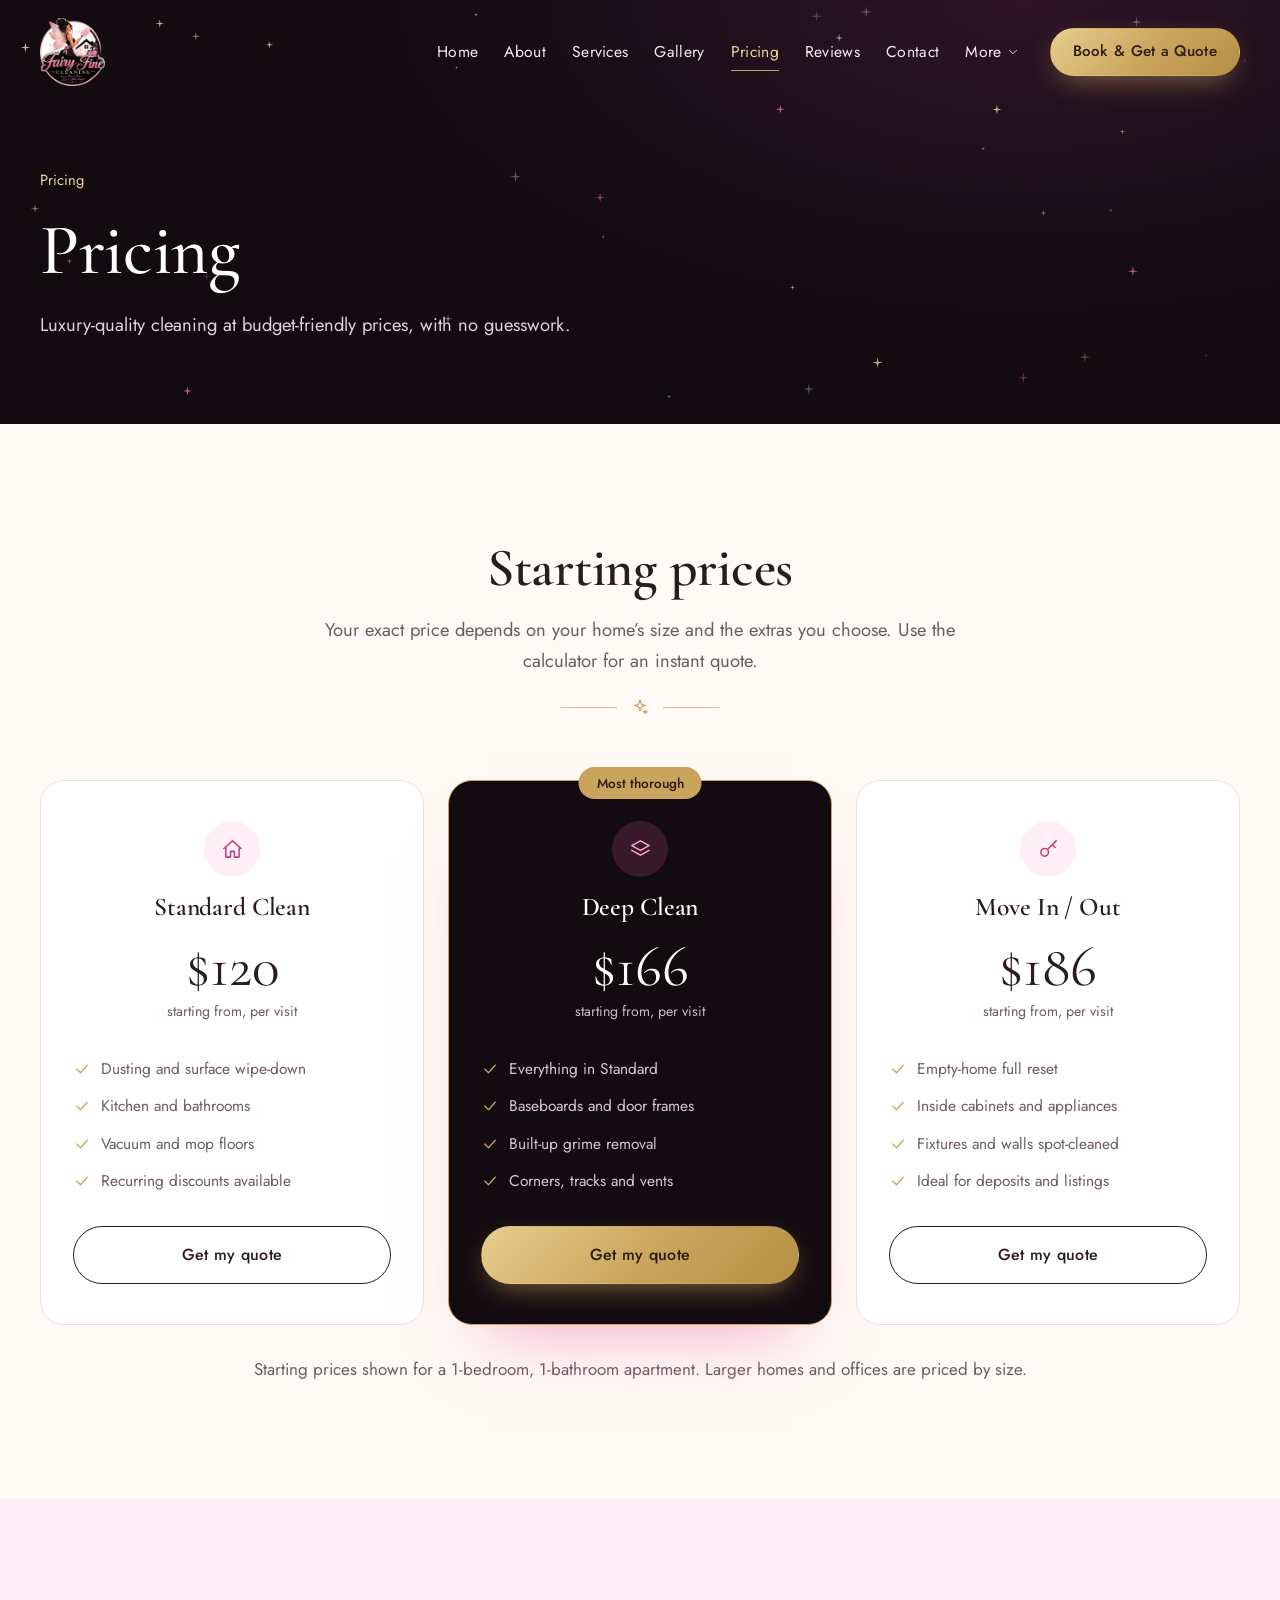
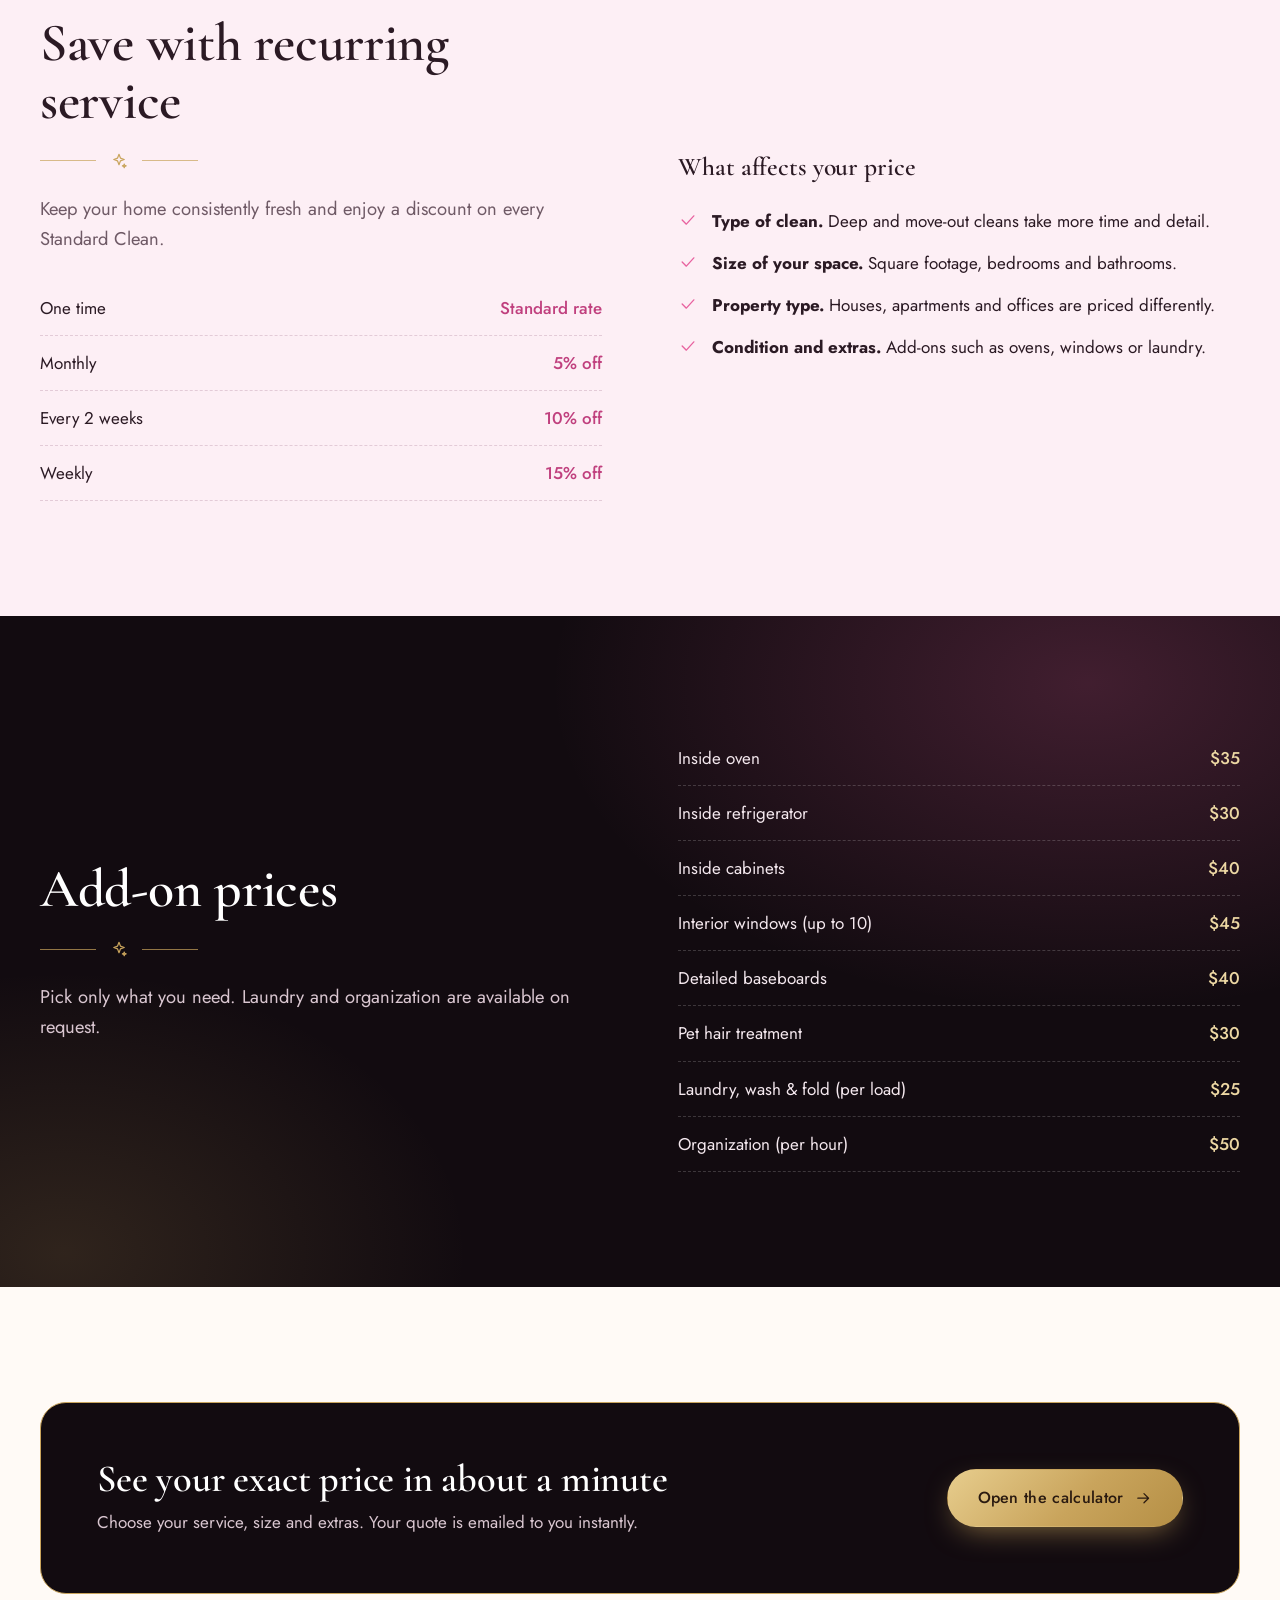
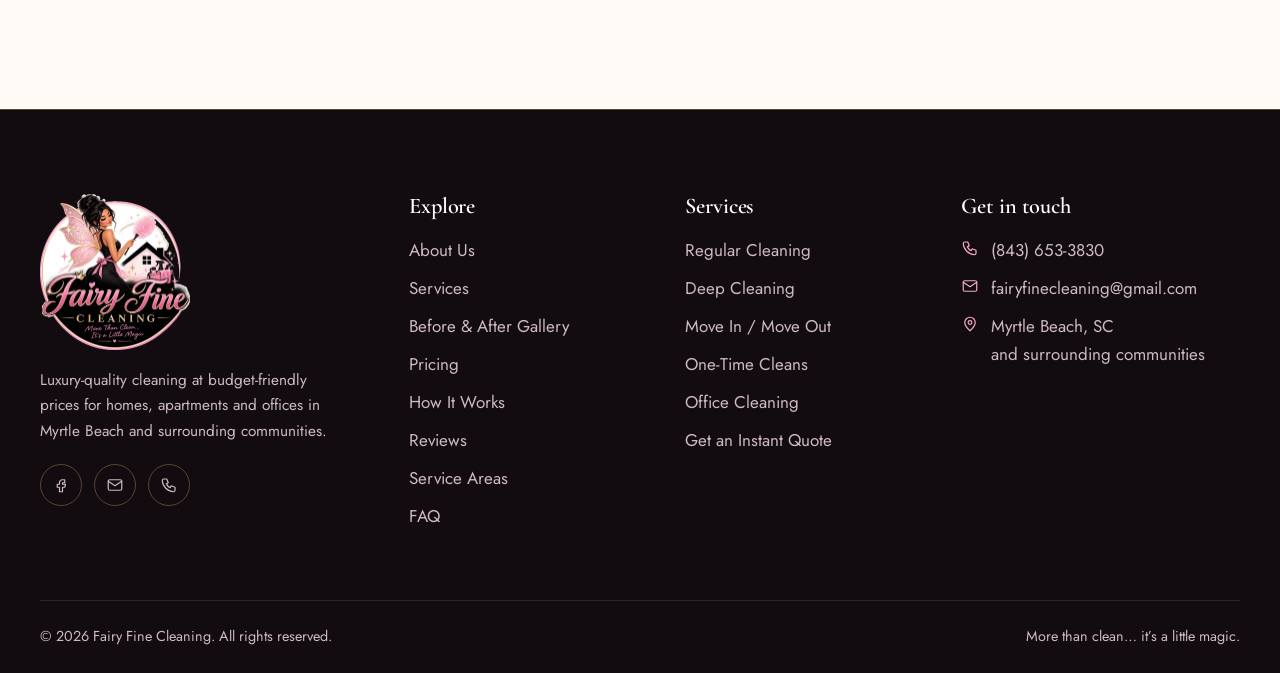
<file: pricing.html>
<!doctype html>
<html lang="en">
  <head>
    <meta charset="utf-8" />
    <meta
      name="viewport"
      content="width=device-width, initial-scale=1"
    />
    <title>
      Pricing | Fairy Fine Cleaning, Myrtle Beach
    </title>
    <meta
      name="description"
      content="Transparent cleaning prices from Fairy Fine Cleaning. See starting rates, recurring discounts and add-on prices, then build an exact quote online."
    />
    <meta
      name="theme-color"
      content="#120b10"
    />
    <meta
      property="og:title"
      content="Pricing | Fairy Fine Cleaning, Myrtle Beach"
    />
    <meta
      property="og:description"
      content="Transparent cleaning prices from Fairy Fine Cleaning. See starting rates, recurring discounts and add-on prices, then build an exact quote online."
    />
    <meta
      property="og:type"
      content="website"
    />
    <meta
      property="og:image"
      content="assets/images/logo.png"
    />
    <link
      rel="icon"
      type="image/png"
      href="assets/images/favicon.png"
    />
    <link
      rel="preconnect"
      href="https://fonts.googleapis.com"
    />
    <link
      rel="preconnect"
      href="https://fonts.gstatic.com"
      crossorigin
    />
    <link
      href="https://fonts.googleapis.com/css2?family=Cormorant+Garamond:ital,wght@0,500;0,600;0,700;1,500&family=Jost:wght@300;400;500&family=Pinyon+Script&display=swap"
      rel="stylesheet"
    />
    <link
      rel="stylesheet"
      href="css/styles.css"
    />
    <script>
      document.documentElement.classList.add("js");
    </script>
  </head>
  <body class="page-pricing">
    <a
      class="skip"
      href="#main"
      >Skip to content</a
    >
    <header class="site-header">
      <div class="container nav-wrap">
        <a
          class="brand"
          href="index.html"
          aria-label="Fairy Fine Cleaning — home"
          ><img
            src="assets/images/logo.png"
            alt="Fairy Fine Cleaning logo"
            width="68"
            height="71"
        /></a>
        <button
          class="nav-toggle"
          aria-expanded="false"
          aria-controls="site-nav"
          aria-label="Open menu"
        >
          <span></span><span></span><span></span>
        </button>
        <nav
          class="nav"
          id="site-nav"
          aria-label="Main"
        >
          <ul class="nav__list">
            <li><a href="index.html">Home</a></li>
            <li><a href="about.html">About</a></li>
            <li><a href="services.html">Services</a></li>
            <li><a href="gallery.html">Gallery</a></li>
            <li>
              <a
                href="pricing.html"
                aria-current="page"
                >Pricing</a
              >
            </li>
            <li><a href="reviews.html">Reviews</a></li>
            <li><a href="contact.html">Contact</a></li>
            <li class="has-sub">
              <button
                class="nav__more-btn"
                type="button"
                aria-haspopup="true"
              >
                More
                <svg
                  class="ico"
                  viewBox="0 0 24 24"
                  fill="none"
                  stroke="currentColor"
                  stroke-width="1.6"
                  stroke-linecap="round"
                  stroke-linejoin="round"
                  aria-hidden="true"
                >
                  <path d="M6 9l6 6 6-6" />
                </svg>
              </button>
              <ul class="submenu">
                <li>
                  <a href="process.html">How It Works</a>
                </li>
                <li>
                  <a href="areas.html">Service Areas</a>
                </li>
                <li><a href="faq.html">FAQ</a></li>
              </ul>
            </li>
          </ul>
          <a
            class="btn btn--gold btn--sm"
            href="book-quote.html"
            >Book &amp; Get a Quote</a
          >
        </nav>
      </div>
    </header>
    <main id="main">
      <section class="page-hero">
        <canvas
          class="sparkles"
          aria-hidden="true"
        ></canvas>
        <div class="container">
          <nav
            class="crumbs"
            aria-label="Breadcrumb"
          >
            <span>Pricing</span>
          </nav>
          <h1>Pricing</h1>
          <p>
            Luxury-quality cleaning at budget-friendly
            prices, with no guesswork.
          </p>
        </div>
      </section>

      <section class="section section--ivory">
        <div class="container">
          <div
            class="section__head section__head--center"
            data-reveal
          >
            <h2>Starting prices</h2>
            <p class="lead">
              Your exact price depends on your home’s size
              and the extras you choose. Use the calculator
              for an instant quote.
            </p>
            <div class="flourish">
              <svg
                class="ico"
                viewBox="0 0 24 24"
                fill="none"
                stroke="currentColor"
                stroke-width="1.6"
                stroke-linecap="round"
                stroke-linejoin="round"
                aria-hidden="true"
              >
                <path
                  d="M12 3l1.9 5.1L19 10l-5.1 1.9L12 17l-1.9-5.1L5 10l5.1-1.9L12 3z"
                />
                <path
                  d="M19 16l.7 1.8 1.8.7-1.8.7L19 21l-.7-1.8-1.8-.7 1.8-.7L19 16z"
                />
              </svg>
            </div>
          </div>
          <div class="grid grid--3">
            <article
              class="price-card"
              data-reveal
            >
              <div
                class="icon-chip"
                style="
                  margin: 0 auto;
                  width: 56px;
                  height: 56px;
                  border-radius: 50%;
                  background: var(--blush);
                  color: var(--pink-deep);
                  display: grid;
                  place-items: center;
                "
              >
                <svg
                  class="ico"
                  viewBox="0 0 24 24"
                  fill="none"
                  stroke="currentColor"
                  stroke-width="1.6"
                  stroke-linecap="round"
                  stroke-linejoin="round"
                  aria-hidden="true"
                >
                  <path
                    d="M3 11l9-8 9 8M5 10v10h5v-6h4v6h5V10"
                  />
                </svg>
              </div>
              <h3 style="margin-top: 16px">
                Standard Clean
              </h3>
              <div
                class="price"
                data-from="standard"
              >
                $0
              </div>
              <small>starting from, per visit</small>
              <ul class="checklist">
                <li>
                  <svg
                    class="ico"
                    viewBox="0 0 24 24"
                    fill="none"
                    stroke="currentColor"
                    stroke-width="1.6"
                    stroke-linecap="round"
                    stroke-linejoin="round"
                    aria-hidden="true"
                  >
                    <path d="M5 12l5 5 9-10" /></svg
                  >Dusting and surface wipe-down
                </li>
                <li>
                  <svg
                    class="ico"
                    viewBox="0 0 24 24"
                    fill="none"
                    stroke="currentColor"
                    stroke-width="1.6"
                    stroke-linecap="round"
                    stroke-linejoin="round"
                    aria-hidden="true"
                  >
                    <path d="M5 12l5 5 9-10" /></svg
                  >Kitchen and bathrooms
                </li>
                <li>
                  <svg
                    class="ico"
                    viewBox="0 0 24 24"
                    fill="none"
                    stroke="currentColor"
                    stroke-width="1.6"
                    stroke-linecap="round"
                    stroke-linejoin="round"
                    aria-hidden="true"
                  >
                    <path d="M5 12l5 5 9-10" /></svg
                  >Vacuum and mop floors
                </li>
                <li>
                  <svg
                    class="ico"
                    viewBox="0 0 24 24"
                    fill="none"
                    stroke="currentColor"
                    stroke-width="1.6"
                    stroke-linecap="round"
                    stroke-linejoin="round"
                    aria-hidden="true"
                  >
                    <path d="M5 12l5 5 9-10" /></svg
                  >Recurring discounts available
                </li>
              </ul>
              <a
                class="btn btn--line"
                href="book-quote.html?service=standard"
                >Get my quote</a
              >
            </article>
            <article
              class="price-card price-card--featured"
              data-reveal
            >
              <span class="tag">Most thorough</span>
              <div
                style="
                  margin: 0 auto;
                  width: 56px;
                  height: 56px;
                  border-radius: 50%;
                  background: rgba(232, 98, 159, 0.18);
                  color: var(--rose);
                  display: grid;
                  place-items: center;
                "
              >
                <svg
                  class="ico"
                  viewBox="0 0 24 24"
                  fill="none"
                  stroke="currentColor"
                  stroke-width="1.6"
                  stroke-linecap="round"
                  stroke-linejoin="round"
                  aria-hidden="true"
                >
                  <path
                    d="M12 3l9 5-9 5-9-5 9-5zM3 13l9 5 9-5"
                  />
                </svg>
              </div>
              <h3 style="margin-top: 16px; color: #fff">
                Deep Clean
              </h3>
              <div
                class="price"
                data-from="deep"
              >
                $0
              </div>
              <small>starting from, per visit</small>
              <ul class="checklist">
                <li>
                  <svg
                    class="ico"
                    viewBox="0 0 24 24"
                    fill="none"
                    stroke="currentColor"
                    stroke-width="1.6"
                    stroke-linecap="round"
                    stroke-linejoin="round"
                    aria-hidden="true"
                  >
                    <path d="M5 12l5 5 9-10" /></svg
                  >Everything in Standard
                </li>
                <li>
                  <svg
                    class="ico"
                    viewBox="0 0 24 24"
                    fill="none"
                    stroke="currentColor"
                    stroke-width="1.6"
                    stroke-linecap="round"
                    stroke-linejoin="round"
                    aria-hidden="true"
                  >
                    <path d="M5 12l5 5 9-10" /></svg
                  >Baseboards and door frames
                </li>
                <li>
                  <svg
                    class="ico"
                    viewBox="0 0 24 24"
                    fill="none"
                    stroke="currentColor"
                    stroke-width="1.6"
                    stroke-linecap="round"
                    stroke-linejoin="round"
                    aria-hidden="true"
                  >
                    <path d="M5 12l5 5 9-10" /></svg
                  >Built-up grime removal
                </li>
                <li>
                  <svg
                    class="ico"
                    viewBox="0 0 24 24"
                    fill="none"
                    stroke="currentColor"
                    stroke-width="1.6"
                    stroke-linecap="round"
                    stroke-linejoin="round"
                    aria-hidden="true"
                  >
                    <path d="M5 12l5 5 9-10" /></svg
                  >Corners, tracks and vents
                </li>
              </ul>
              <a
                class="btn btn--gold"
                href="book-quote.html?service=deep"
                >Get my quote</a
              >
            </article>
            <article
              class="price-card"
              data-reveal
            >
              <div
                class="icon-chip"
                style="
                  margin: 0 auto;
                  width: 56px;
                  height: 56px;
                  border-radius: 50%;
                  background: var(--blush);
                  color: var(--pink-deep);
                  display: grid;
                  place-items: center;
                "
              >
                <svg
                  class="ico"
                  viewBox="0 0 24 24"
                  fill="none"
                  stroke="currentColor"
                  stroke-width="1.6"
                  stroke-linecap="round"
                  stroke-linejoin="round"
                  aria-hidden="true"
                >
                  <circle
                    cx="8"
                    cy="15"
                    r="4"
                  />
                  <path d="M11 12l9-9M16 7l3 3" />
                </svg>
              </div>
              <h3 style="margin-top: 16px">
                Move In / Out
              </h3>
              <div
                class="price"
                data-from="move"
              >
                $0
              </div>
              <small>starting from, per visit</small>
              <ul class="checklist">
                <li>
                  <svg
                    class="ico"
                    viewBox="0 0 24 24"
                    fill="none"
                    stroke="currentColor"
                    stroke-width="1.6"
                    stroke-linecap="round"
                    stroke-linejoin="round"
                    aria-hidden="true"
                  >
                    <path d="M5 12l5 5 9-10" /></svg
                  >Empty-home full reset
                </li>
                <li>
                  <svg
                    class="ico"
                    viewBox="0 0 24 24"
                    fill="none"
                    stroke="currentColor"
                    stroke-width="1.6"
                    stroke-linecap="round"
                    stroke-linejoin="round"
                    aria-hidden="true"
                  >
                    <path d="M5 12l5 5 9-10" /></svg
                  >Inside cabinets and appliances
                </li>
                <li>
                  <svg
                    class="ico"
                    viewBox="0 0 24 24"
                    fill="none"
                    stroke="currentColor"
                    stroke-width="1.6"
                    stroke-linecap="round"
                    stroke-linejoin="round"
                    aria-hidden="true"
                  >
                    <path d="M5 12l5 5 9-10" /></svg
                  >Fixtures and walls spot-cleaned
                </li>
                <li>
                  <svg
                    class="ico"
                    viewBox="0 0 24 24"
                    fill="none"
                    stroke="currentColor"
                    stroke-width="1.6"
                    stroke-linecap="round"
                    stroke-linejoin="round"
                    aria-hidden="true"
                  >
                    <path d="M5 12l5 5 9-10" /></svg
                  >Ideal for deposits and listings
                </li>
              </ul>
              <a
                class="btn btn--line"
                href="book-quote.html?service=move"
                >Get my quote</a
              >
            </article>
          </div>
          <p
            style="
              text-align: center;
              margin-top: 30px;
              color: var(--muted);
            "
          >
            Starting prices shown for a 1-bedroom,
            1-bathroom apartment. Larger homes and offices
            are priced by size.
          </p>
        </div>
      </section>

      <section class="section section--blush">
        <div class="container split">
          <div data-reveal>
            <h2>Save with recurring service</h2>
            <div class="flourish">
              <svg
                class="ico"
                viewBox="0 0 24 24"
                fill="none"
                stroke="currentColor"
                stroke-width="1.6"
                stroke-linecap="round"
                stroke-linejoin="round"
                aria-hidden="true"
              >
                <path
                  d="M12 3l1.9 5.1L19 10l-5.1 1.9L12 17l-1.9-5.1L5 10l5.1-1.9L12 3z"
                />
                <path
                  d="M19 16l.7 1.8 1.8.7-1.8.7L19 21l-.7-1.8-1.8-.7 1.8-.7L19 16z"
                />
              </svg>
            </div>
            <p
              class="lead"
              style="margin-top: 24px"
            >
              Keep your home consistently fresh and enjoy a
              discount on every Standard Clean.
            </p>
            <ul
              class="price-list"
              data-discount-list
              style="margin-top: 26px"
            ></ul>
          </div>
          <div data-reveal>
            <h3 style="margin-bottom: 8px">
              What affects your price
            </h3>
            <ul class="ticks">
              <li>
                <svg
                  class="ico"
                  viewBox="0 0 24 24"
                  fill="none"
                  stroke="currentColor"
                  stroke-width="1.6"
                  stroke-linecap="round"
                  stroke-linejoin="round"
                  aria-hidden="true"
                >
                  <path d="M5 12l5 5 9-10" /></svg
                ><span
                  ><b>Type of clean.</b> Deep and move-out
                  cleans take more time and detail.</span
                >
              </li>
              <li>
                <svg
                  class="ico"
                  viewBox="0 0 24 24"
                  fill="none"
                  stroke="currentColor"
                  stroke-width="1.6"
                  stroke-linecap="round"
                  stroke-linejoin="round"
                  aria-hidden="true"
                >
                  <path d="M5 12l5 5 9-10" /></svg
                ><span
                  ><b>Size of your space.</b> Square
                  footage, bedrooms and bathrooms.</span
                >
              </li>
              <li>
                <svg
                  class="ico"
                  viewBox="0 0 24 24"
                  fill="none"
                  stroke="currentColor"
                  stroke-width="1.6"
                  stroke-linecap="round"
                  stroke-linejoin="round"
                  aria-hidden="true"
                >
                  <path d="M5 12l5 5 9-10" /></svg
                ><span
                  ><b>Property type.</b> Houses, apartments
                  and offices are priced differently.</span
                >
              </li>
              <li>
                <svg
                  class="ico"
                  viewBox="0 0 24 24"
                  fill="none"
                  stroke="currentColor"
                  stroke-width="1.6"
                  stroke-linecap="round"
                  stroke-linejoin="round"
                  aria-hidden="true"
                >
                  <path d="M5 12l5 5 9-10" /></svg
                ><span
                  ><b>Condition and extras.</b> Add-ons such
                  as ovens, windows or laundry.</span
                >
              </li>
            </ul>
          </div>
        </div>
      </section>

      <section class="section section--dark section--glow">
        <div
          class="container split"
          style="position: relative"
        >
          <div data-reveal>
            <h2>Add-on prices</h2>
            <div class="flourish">
              <svg
                class="ico"
                viewBox="0 0 24 24"
                fill="none"
                stroke="currentColor"
                stroke-width="1.6"
                stroke-linecap="round"
                stroke-linejoin="round"
                aria-hidden="true"
              >
                <path
                  d="M12 3l1.9 5.1L19 10l-5.1 1.9L12 17l-1.9-5.1L5 10l5.1-1.9L12 3z"
                />
                <path
                  d="M19 16l.7 1.8 1.8.7-1.8.7L19 21l-.7-1.8-1.8-.7 1.8-.7L19 16z"
                />
              </svg>
            </div>
            <p
              class="lead"
              style="margin-top: 24px"
            >
              Pick only what you need. Laundry and
              organization are available on request.
            </p>
          </div>
          <ul
            class="price-list"
            data-addon-list
            data-reveal
          ></ul>
        </div>
      </section>

      <section class="section section--ivory">
        <div class="container">
          <div
            class="callout"
            data-reveal
          >
            <div>
              <h3>
                See your exact price in about a minute
              </h3>
              <p>
                Choose your service, size and extras. Your
                quote is emailed to you instantly.
              </p>
            </div>
            <a
              class="btn btn--gold"
              href="book-quote.html"
              >Open the calculator
              <svg
                class="ico"
                viewBox="0 0 24 24"
                fill="none"
                stroke="currentColor"
                stroke-width="1.6"
                stroke-linecap="round"
                stroke-linejoin="round"
                aria-hidden="true"
              >
                <path d="M5 12h14M13 6l6 6-6 6" /></svg
            ></a>
          </div>
        </div>
      </section>
    </main>
    <footer class="site-footer">
      <div class="container footer-grid">
        <div class="footer-brand">
          <img
            src="assets/images/logo.png"
            alt="Fairy Fine Cleaning"
            loading="lazy"
          />
          <p>
            Luxury-quality cleaning at budget-friendly
            prices for homes, apartments and offices in
            Myrtle Beach and surrounding communities.
          </p>
          <div class="social">
            <a
              href="https://www.facebook.com/"
              aria-label="Fairy Fine Cleaning on Facebook"
              target="_blank"
              rel="noopener"
              ><svg
                class="ico"
                viewBox="0 0 24 24"
                fill="none"
                stroke="currentColor"
                stroke-width="1.6"
                stroke-linecap="round"
                stroke-linejoin="round"
                aria-hidden="true"
              >
                <path
                  d="M14 9h3V5h-3a4 4 0 00-4 4v2H7v4h3v6h4v-6h3l1-4h-4V9z"
                /></svg></a
            ><a
              href="mailto:fairyfinecleaning@gmail.com"
              aria-label="Email us"
              ><svg
                class="ico"
                viewBox="0 0 24 24"
                fill="none"
                stroke="currentColor"
                stroke-width="1.6"
                stroke-linecap="round"
                stroke-linejoin="round"
                aria-hidden="true"
              >
                <rect
                  x="3"
                  y="5"
                  width="18"
                  height="14"
                  rx="2"
                />
                <path d="M3 7l9 6 9-6" /></svg></a
            ><a
              href="tel:+18436533830"
              aria-label="Call us"
              ><svg
                class="ico"
                viewBox="0 0 24 24"
                fill="none"
                stroke="currentColor"
                stroke-width="1.6"
                stroke-linecap="round"
                stroke-linejoin="round"
                aria-hidden="true"
              >
                <path
                  d="M5 4h4l2 5-2.5 1.5a11 11 0 005 5L15 13l5 2v4a2 2 0 01-2 2A16 16 0 013 6a2 2 0 012-2z"
                /></svg
            ></a>
          </div>
        </div>
        <div>
          <h4>Explore</h4>
          <ul>
            <li><a href="about.html">About Us</a></li>
            <li><a href="services.html">Services</a></li>
            <li>
              <a href="gallery.html"
                >Before &amp; After Gallery</a
              >
            </li>
            <li><a href="pricing.html">Pricing</a></li>
            <li><a href="process.html">How It Works</a></li>
            <li><a href="reviews.html">Reviews</a></li>
            <li><a href="areas.html">Service Areas</a></li>
            <li><a href="faq.html">FAQ</a></li>
          </ul>
        </div>
        <div>
          <h4>Services</h4>
          <ul>
            <li>
              <a href="services.html#regular"
                >Regular Cleaning</a
              >
            </li>
            <li>
              <a href="services.html#deep">Deep Cleaning</a>
            </li>
            <li>
              <a href="services.html#move"
                >Move In / Move Out</a
              >
            </li>
            <li>
              <a href="services.html#onetime"
                >One-Time Cleans</a
              >
            </li>
            <li>
              <a href="services.html#office"
                >Office Cleaning</a
              >
            </li>
            <li>
              <a href="book-quote.html"
                >Get an Instant Quote</a
              >
            </li>
          </ul>
        </div>
        <div>
          <h4>Get in touch</h4>
          <ul class="footer-contact">
            <li>
              <svg
                class="ico"
                viewBox="0 0 24 24"
                fill="none"
                stroke="currentColor"
                stroke-width="1.6"
                stroke-linecap="round"
                stroke-linejoin="round"
                aria-hidden="true"
              >
                <path
                  d="M5 4h4l2 5-2.5 1.5a11 11 0 005 5L15 13l5 2v4a2 2 0 01-2 2A16 16 0 013 6a2 2 0 012-2z"
                /></svg
              ><a href="tel:+18436533830">(843) 653-3830</a>
            </li>
            <li>
              <svg
                class="ico"
                viewBox="0 0 24 24"
                fill="none"
                stroke="currentColor"
                stroke-width="1.6"
                stroke-linecap="round"
                stroke-linejoin="round"
                aria-hidden="true"
              >
                <rect
                  x="3"
                  y="5"
                  width="18"
                  height="14"
                  rx="2"
                />
                <path d="M3 7l9 6 9-6" /></svg
              ><a href="mailto:fairyfinecleaning@gmail.com"
                >fairyfinecleaning@gmail.com</a
              >
            </li>
            <li>
              <svg
                class="ico"
                viewBox="0 0 24 24"
                fill="none"
                stroke="currentColor"
                stroke-width="1.6"
                stroke-linecap="round"
                stroke-linejoin="round"
                aria-hidden="true"
              >
                <path
                  d="M12 21s7-6.2 7-11a7 7 0 10-14 0c0 4.8 7 11 7 11z"
                />
                <circle
                  cx="12"
                  cy="10"
                  r="2.5"
                /></svg
              ><span
                >Myrtle Beach, SC<br />and surrounding
                communities</span
              >
            </li>
          </ul>
        </div>
      </div>
      <div class="container footer-bottom">
        <span
          >© <span data-year>2026</span> Fairy Fine
          Cleaning. All rights reserved.</span
        ><span>More than clean… it’s a little magic.</span>
      </div>
    </footer>

    <script src="js/config.js"></script>
    <script src="js/pricing.js"></script>
    <script src="js/main.js"></script>
    <script src="js/hero.js"></script>
  </body>
</html>
</file>
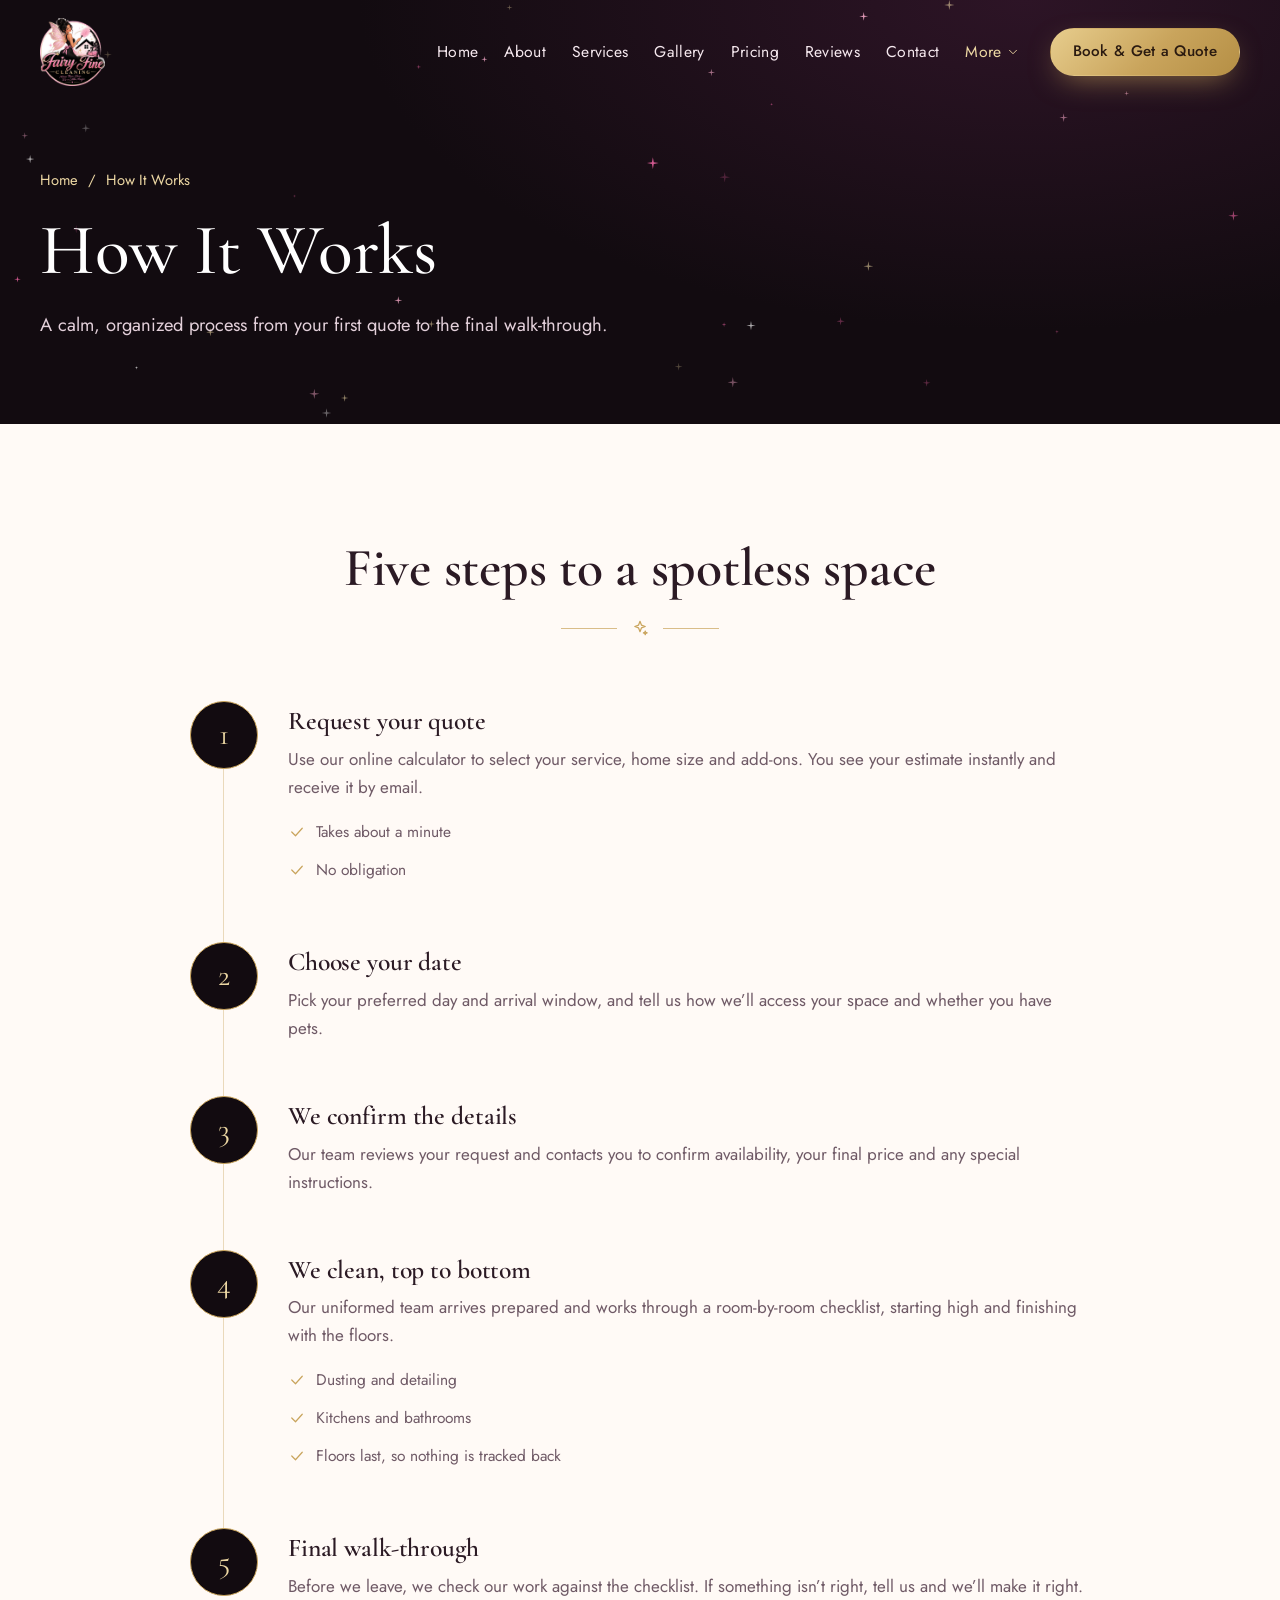
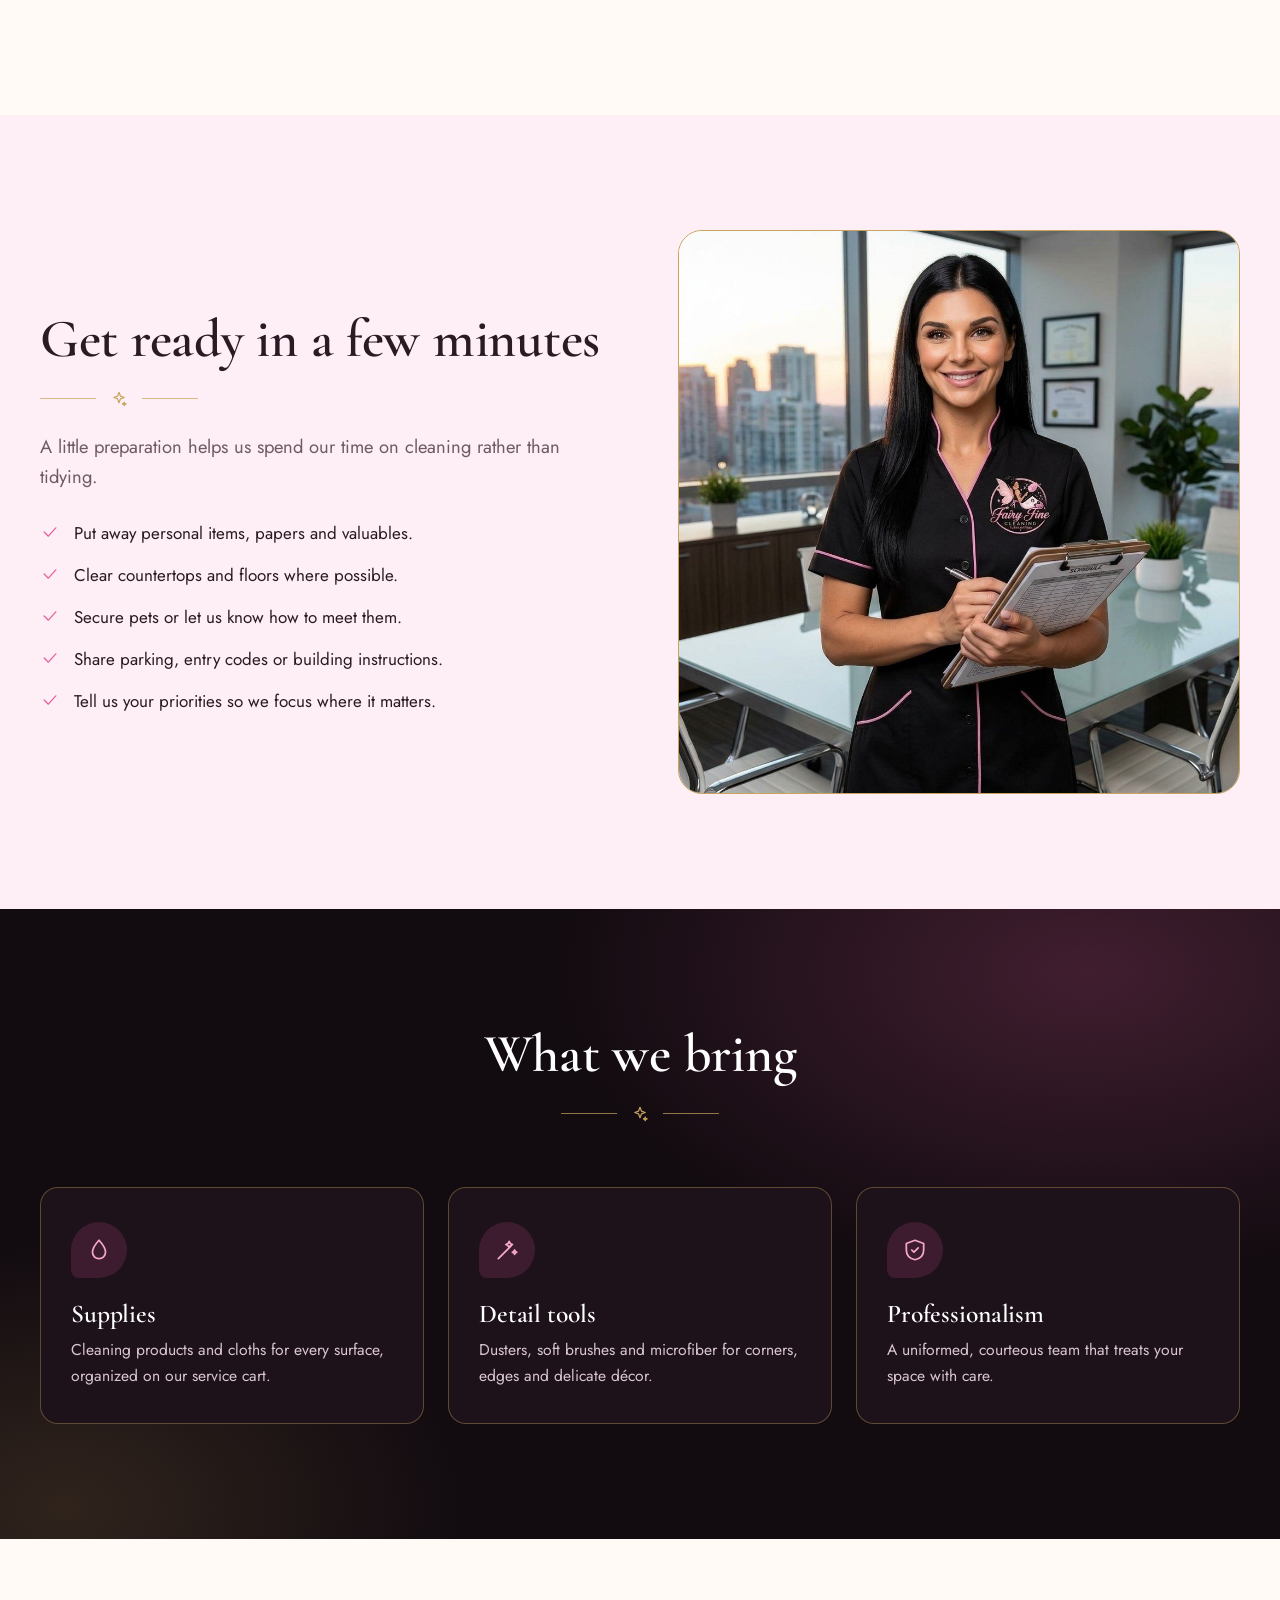
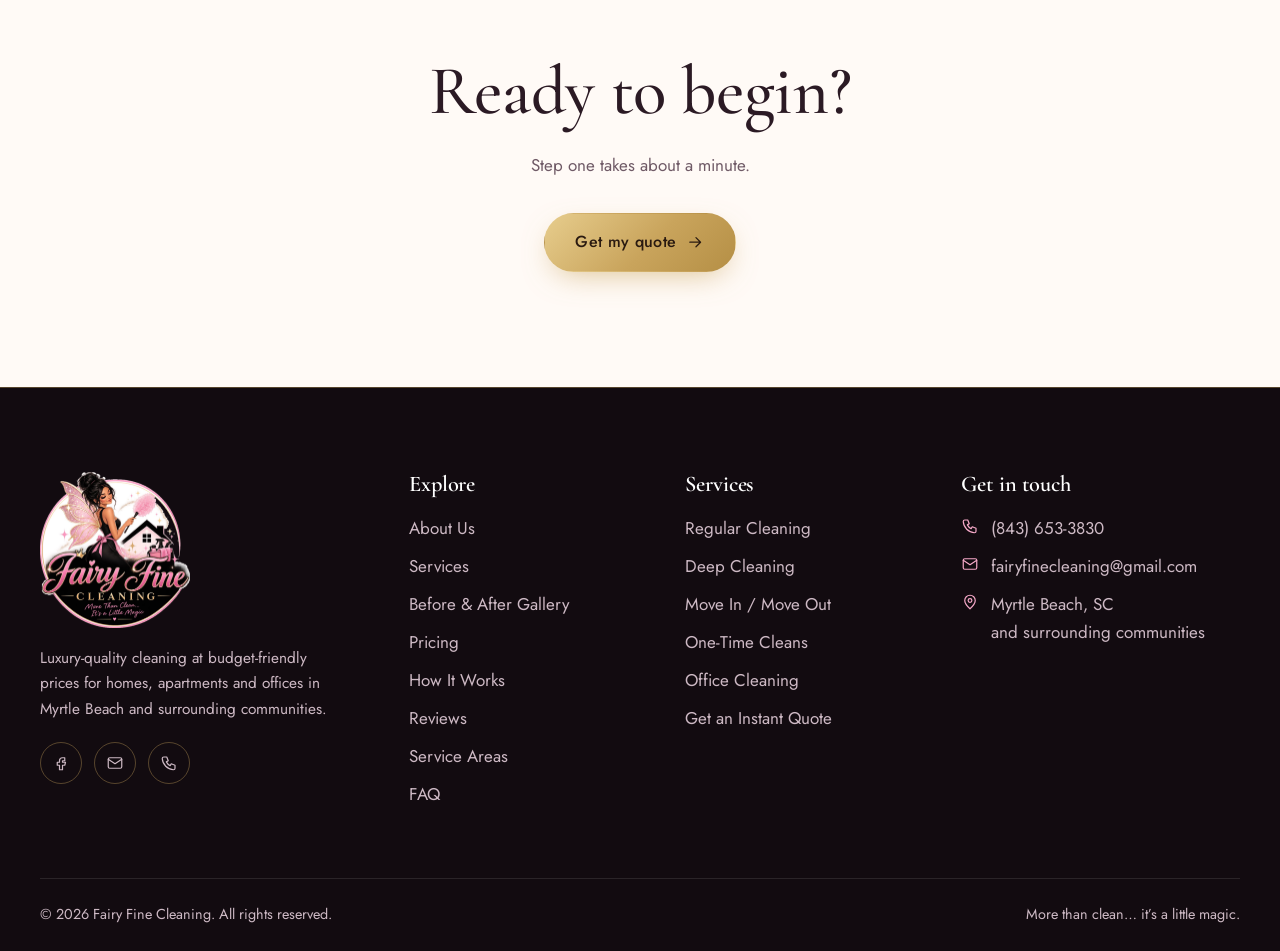
<file: process.html>
<!doctype html>
<html lang="en">
  <head>
    <meta charset="utf-8" />
    <meta
      name="viewport"
      content="width=device-width, initial-scale=1"
    />
    <title>
      How It Works | Fairy Fine Cleaning, Myrtle Beach
    </title>
    <meta
      name="description"
      content="See exactly how a Fairy Fine clean works, from your online quote to the final walk-through, plus how to prepare your home."
    />
    <meta
      name="theme-color"
      content="#120b10"
    />
    <meta
      property="og:title"
      content="How It Works | Fairy Fine Cleaning, Myrtle Beach"
    />
    <meta
      property="og:description"
      content="See exactly how a Fairy Fine clean works, from your online quote to the final walk-through, plus how to prepare your home."
    />
    <meta
      property="og:type"
      content="website"
    />
    <meta
      property="og:image"
      content="assets/images/logo.png"
    />
    <link
      rel="icon"
      type="image/png"
      href="assets/images/favicon.png"
    />
    <link
      rel="preconnect"
      href="https://fonts.googleapis.com"
    />
    <link
      rel="preconnect"
      href="https://fonts.gstatic.com"
      crossorigin
    />
    <link
      href="https://fonts.googleapis.com/css2?family=Cormorant+Garamond:ital,wght@0,500;0,600;0,700;1,500&family=Jost:wght@300;400;500&family=Pinyon+Script&display=swap"
      rel="stylesheet"
    />
    <link
      rel="stylesheet"
      href="css/styles.css"
    />
    <script>
      document.documentElement.classList.add("js");
    </script>
  </head>
  <body class="page-process">
    <a
      class="skip"
      href="#main"
      >Skip to content</a
    >
    <header class="site-header">
      <div class="container nav-wrap">
        <a
          class="brand"
          href="index.html"
          aria-label="Fairy Fine Cleaning — home"
          ><img
            src="assets/images/logo.png"
            alt="Fairy Fine Cleaning logo"
            width="68"
            height="71"
        /></a>
        <button
          class="nav-toggle"
          aria-expanded="false"
          aria-controls="site-nav"
          aria-label="Open menu"
        >
          <span></span><span></span><span></span>
        </button>
        <nav
          class="nav"
          id="site-nav"
          aria-label="Main"
        >
          <ul class="nav__list">
            <li><a href="index.html">Home</a></li>
            <li><a href="about.html">About</a></li>
            <li><a href="services.html">Services</a></li>
            <li><a href="gallery.html">Gallery</a></li>
            <li><a href="pricing.html">Pricing</a></li>
            <li><a href="reviews.html">Reviews</a></li>
            <li><a href="contact.html">Contact</a></li>
            <li class="has-sub">
              <button
                class="nav__more-btn"
                type="button"
                aria-haspopup="true"
                style="color: var(--gold-lt)"
              >
                More
                <svg
                  class="ico"
                  viewBox="0 0 24 24"
                  fill="none"
                  stroke="currentColor"
                  stroke-width="1.6"
                  stroke-linecap="round"
                  stroke-linejoin="round"
                  aria-hidden="true"
                >
                  <path d="M6 9l6 6 6-6" />
                </svg>
              </button>
              <ul class="submenu">
                <li>
                  <a
                    href="process.html"
                    aria-current="page"
                    >How It Works</a
                  >
                </li>
                <li>
                  <a href="areas.html">Service Areas</a>
                </li>
                <li><a href="faq.html">FAQ</a></li>
              </ul>
            </li>
          </ul>
          <a
            class="btn btn--gold btn--sm"
            href="book-quote.html"
            >Book &amp; Get a Quote</a
          >
        </nav>
      </div>
    </header>
    <main id="main">
      <section class="page-hero">
        <canvas
          class="sparkles"
          aria-hidden="true"
        ></canvas>
        <div class="container">
          <nav
            class="crumbs"
            aria-label="Breadcrumb"
          >
            <a href="index.html">Home</a><span>/</span
            ><span>How It Works</span>
          </nav>
          <h1>How It Works</h1>
          <p>
            A calm, organized process from your first quote
            to the final walk-through.
          </p>
        </div>
      </section>

      <section class="section section--ivory">
        <div class="container">
          <div
            class="section__head section__head--center"
            data-reveal
          >
            <h2>Five steps to a spotless space</h2>
            <div class="flourish">
              <svg
                class="ico"
                viewBox="0 0 24 24"
                fill="none"
                stroke="currentColor"
                stroke-width="1.6"
                stroke-linecap="round"
                stroke-linejoin="round"
                aria-hidden="true"
              >
                <path
                  d="M12 3l1.9 5.1L19 10l-5.1 1.9L12 17l-1.9-5.1L5 10l5.1-1.9L12 3z"
                />
                <path
                  d="M19 16l.7 1.8 1.8.7-1.8.7L19 21l-.7-1.8-1.8-.7 1.8-.7L19 16z"
                />
              </svg>
            </div>
          </div>
          <div class="timeline">
            <div
              class="tl"
              data-reveal
            >
              <div class="step__num">1</div>
              <div>
                <h3>Request your quote</h3>
                <p>
                  Use our online calculator to select your
                  service, home size and add-ons. You see
                  your estimate instantly and receive it by
                  email.
                </p>
                <ul class="checklist">
                  <li>
                    <svg
                      class="ico"
                      viewBox="0 0 24 24"
                      fill="none"
                      stroke="currentColor"
                      stroke-width="1.6"
                      stroke-linecap="round"
                      stroke-linejoin="round"
                      aria-hidden="true"
                    >
                      <path d="M5 12l5 5 9-10" /></svg
                    >Takes about a minute
                  </li>
                  <li>
                    <svg
                      class="ico"
                      viewBox="0 0 24 24"
                      fill="none"
                      stroke="currentColor"
                      stroke-width="1.6"
                      stroke-linecap="round"
                      stroke-linejoin="round"
                      aria-hidden="true"
                    >
                      <path d="M5 12l5 5 9-10" /></svg
                    >No obligation
                  </li>
                </ul>
              </div>
            </div>
            <div
              class="tl"
              data-reveal
            >
              <div class="step__num">2</div>
              <div>
                <h3>Choose your date</h3>
                <p>
                  Pick your preferred day and arrival
                  window, and tell us how we’ll access your
                  space and whether you have pets.
                </p>
              </div>
            </div>
            <div
              class="tl"
              data-reveal
            >
              <div class="step__num">3</div>
              <div>
                <h3>We confirm the details</h3>
                <p>
                  Our team reviews your request and contacts
                  you to confirm availability, your final
                  price and any special instructions.
                </p>
              </div>
            </div>
            <div
              class="tl"
              data-reveal
            >
              <div class="step__num">4</div>
              <div>
                <h3>We clean, top to bottom</h3>
                <p>
                  Our uniformed team arrives prepared and
                  works through a room-by-room checklist,
                  starting high and finishing with the
                  floors.
                </p>
                <ul class="checklist">
                  <li>
                    <svg
                      class="ico"
                      viewBox="0 0 24 24"
                      fill="none"
                      stroke="currentColor"
                      stroke-width="1.6"
                      stroke-linecap="round"
                      stroke-linejoin="round"
                      aria-hidden="true"
                    >
                      <path d="M5 12l5 5 9-10" /></svg
                    >Dusting and detailing
                  </li>
                  <li>
                    <svg
                      class="ico"
                      viewBox="0 0 24 24"
                      fill="none"
                      stroke="currentColor"
                      stroke-width="1.6"
                      stroke-linecap="round"
                      stroke-linejoin="round"
                      aria-hidden="true"
                    >
                      <path d="M5 12l5 5 9-10" /></svg
                    >Kitchens and bathrooms
                  </li>
                  <li>
                    <svg
                      class="ico"
                      viewBox="0 0 24 24"
                      fill="none"
                      stroke="currentColor"
                      stroke-width="1.6"
                      stroke-linecap="round"
                      stroke-linejoin="round"
                      aria-hidden="true"
                    >
                      <path d="M5 12l5 5 9-10" /></svg
                    >Floors last, so nothing is tracked back
                  </li>
                </ul>
              </div>
            </div>
            <div
              class="tl"
              data-reveal
            >
              <div class="step__num">5</div>
              <div>
                <h3>Final walk-through</h3>
                <p>
                  Before we leave, we check our work against
                  the checklist. If something isn’t right,
                  tell us and we’ll make it right.
                </p>
              </div>
            </div>
          </div>
        </div>
      </section>

      <section class="section section--blush">
        <div class="container split">
          <div data-reveal>
            <h2>Get ready in a few minutes</h2>
            <div class="flourish">
              <svg
                class="ico"
                viewBox="0 0 24 24"
                fill="none"
                stroke="currentColor"
                stroke-width="1.6"
                stroke-linecap="round"
                stroke-linejoin="round"
                aria-hidden="true"
              >
                <path
                  d="M12 3l1.9 5.1L19 10l-5.1 1.9L12 17l-1.9-5.1L5 10l5.1-1.9L12 3z"
                />
                <path
                  d="M19 16l.7 1.8 1.8.7-1.8.7L19 21l-.7-1.8-1.8-.7 1.8-.7L19 16z"
                />
              </svg>
            </div>
            <p
              class="lead"
              style="margin-top: 24px"
            >
              A little preparation helps us spend our time
              on cleaning rather than tidying.
            </p>
            <ul class="ticks">
              <li>
                <svg
                  class="ico"
                  viewBox="0 0 24 24"
                  fill="none"
                  stroke="currentColor"
                  stroke-width="1.6"
                  stroke-linecap="round"
                  stroke-linejoin="round"
                  aria-hidden="true"
                >
                  <path d="M5 12l5 5 9-10" /></svg
                ><span
                  >Put away personal items, papers and
                  valuables.</span
                >
              </li>
              <li>
                <svg
                  class="ico"
                  viewBox="0 0 24 24"
                  fill="none"
                  stroke="currentColor"
                  stroke-width="1.6"
                  stroke-linecap="round"
                  stroke-linejoin="round"
                  aria-hidden="true"
                >
                  <path d="M5 12l5 5 9-10" /></svg
                ><span
                  >Clear countertops and floors where
                  possible.</span
                >
              </li>
              <li>
                <svg
                  class="ico"
                  viewBox="0 0 24 24"
                  fill="none"
                  stroke="currentColor"
                  stroke-width="1.6"
                  stroke-linecap="round"
                  stroke-linejoin="round"
                  aria-hidden="true"
                >
                  <path d="M5 12l5 5 9-10" /></svg
                ><span
                  >Secure pets or let us know how to meet
                  them.</span
                >
              </li>
              <li>
                <svg
                  class="ico"
                  viewBox="0 0 24 24"
                  fill="none"
                  stroke="currentColor"
                  stroke-width="1.6"
                  stroke-linecap="round"
                  stroke-linejoin="round"
                  aria-hidden="true"
                >
                  <path d="M5 12l5 5 9-10" /></svg
                ><span
                  >Share parking, entry codes or building
                  instructions.</span
                >
              </li>
              <li>
                <svg
                  class="ico"
                  viewBox="0 0 24 24"
                  fill="none"
                  stroke="currentColor"
                  stroke-width="1.6"
                  stroke-linecap="round"
                  stroke-linejoin="round"
                  aria-hidden="true"
                >
                  <path d="M5 12l5 5 9-10" /></svg
                ><span
                  >Tell us your priorities so we focus where
                  it matters.</span
                >
              </li>
            </ul>
          </div>
          <div data-reveal>
            <img
              src="assets/images/ceo-clipboard.jpg"
              alt="Founder reviewing a cleaning schedule"
              loading="lazy"
              style="
                border-radius: 24px;
                border: 1px solid var(--gold);
              "
              width="1024"
              height="564"
            />
          </div>
        </div>
      </section>

      <section class="section section--dark section--glow">
        <div
          class="container"
          style="position: relative"
        >
          <div
            class="section__head section__head--center"
            data-reveal
          >
            <h2>What we bring</h2>
            <div class="flourish">
              <svg
                class="ico"
                viewBox="0 0 24 24"
                fill="none"
                stroke="currentColor"
                stroke-width="1.6"
                stroke-linecap="round"
                stroke-linejoin="round"
                aria-hidden="true"
              >
                <path
                  d="M12 3l1.9 5.1L19 10l-5.1 1.9L12 17l-1.9-5.1L5 10l5.1-1.9L12 3z"
                />
                <path
                  d="M19 16l.7 1.8 1.8.7-1.8.7L19 21l-.7-1.8-1.8-.7 1.8-.7L19 16z"
                />
              </svg>
            </div>
          </div>
          <div class="grid grid--3">
            <div
              class="card card--dark"
              data-reveal
            >
              <div class="icon-chip">
                <svg
                  class="ico"
                  viewBox="0 0 24 24"
                  fill="none"
                  stroke="currentColor"
                  stroke-width="1.6"
                  stroke-linecap="round"
                  stroke-linejoin="round"
                  aria-hidden="true"
                >
                  <path
                    d="M12 3s6 6.5 6 11a6 6 0 11-12 0c0-4.5 6-11 6-11z"
                  />
                </svg>
              </div>
              <h3>Supplies</h3>
              <p>
                Cleaning products and cloths for every
                surface, organized on our service cart.
              </p>
            </div>
            <div
              class="card card--dark"
              data-reveal
            >
              <div class="icon-chip">
                <svg
                  class="ico"
                  viewBox="0 0 24 24"
                  fill="none"
                  stroke="currentColor"
                  stroke-width="1.6"
                  stroke-linecap="round"
                  stroke-linejoin="round"
                  aria-hidden="true"
                >
                  <path
                    d="M4 20L16 8M14 4l1 2 2 1-2 1-1 2-1-2-2-1 2-1 1-2zM19 12l.7 1.3 1.3.7-1.3.7L19 16l-.7-1.3L17 14l1.3-.7L19 12z"
                  />
                </svg>
              </div>
              <h3>Detail tools</h3>
              <p>
                Dusters, soft brushes and microfiber for
                corners, edges and delicate décor.
              </p>
            </div>
            <div
              class="card card--dark"
              data-reveal
            >
              <div class="icon-chip">
                <svg
                  class="ico"
                  viewBox="0 0 24 24"
                  fill="none"
                  stroke="currentColor"
                  stroke-width="1.6"
                  stroke-linecap="round"
                  stroke-linejoin="round"
                  aria-hidden="true"
                >
                  <path
                    d="M12 3l8 3v6c0 5-3.5 8-8 9-4.5-1-8-4-8-9V6l8-3z"
                  />
                  <path d="M9 12l2 2 4-4" />
                </svg>
              </div>
              <h3>Professionalism</h3>
              <p>
                A uniformed, courteous team that treats your
                space with care.
              </p>
            </div>
          </div>
        </div>
      </section>

      <section class="section section--ivory cta-band">
        <div
          class="container"
          data-reveal
        >
          <h2>Ready to begin?</h2>
          <p style="color: var(--muted)">
            Step one takes about a minute.
          </p>
          <div class="row-btns">
            <a
              class="btn btn--gold"
              href="book-quote.html"
              >Get my quote
              <svg
                class="ico"
                viewBox="0 0 24 24"
                fill="none"
                stroke="currentColor"
                stroke-width="1.6"
                stroke-linecap="round"
                stroke-linejoin="round"
                aria-hidden="true"
              >
                <path d="M5 12h14M13 6l6 6-6 6" /></svg
            ></a>
          </div>
        </div>
      </section>
    </main>
    <footer class="site-footer">
      <div class="container footer-grid">
        <div class="footer-brand">
          <img
            src="assets/images/logo.png"
            alt="Fairy Fine Cleaning"
            loading="lazy"
          />
          <p>
            Luxury-quality cleaning at budget-friendly
            prices for homes, apartments and offices in
            Myrtle Beach and surrounding communities.
          </p>
          <div class="social">
            <a
              href="https://www.facebook.com/"
              aria-label="Fairy Fine Cleaning on Facebook"
              target="_blank"
              rel="noopener"
              ><svg
                class="ico"
                viewBox="0 0 24 24"
                fill="none"
                stroke="currentColor"
                stroke-width="1.6"
                stroke-linecap="round"
                stroke-linejoin="round"
                aria-hidden="true"
              >
                <path
                  d="M14 9h3V5h-3a4 4 0 00-4 4v2H7v4h3v6h4v-6h3l1-4h-4V9z"
                /></svg></a
            ><a
              href="mailto:fairyfinecleaning@gmail.com"
              aria-label="Email us"
              ><svg
                class="ico"
                viewBox="0 0 24 24"
                fill="none"
                stroke="currentColor"
                stroke-width="1.6"
                stroke-linecap="round"
                stroke-linejoin="round"
                aria-hidden="true"
              >
                <rect
                  x="3"
                  y="5"
                  width="18"
                  height="14"
                  rx="2"
                />
                <path d="M3 7l9 6 9-6" /></svg></a
            ><a
              href="tel:+18436533830"
              aria-label="Call us"
              ><svg
                class="ico"
                viewBox="0 0 24 24"
                fill="none"
                stroke="currentColor"
                stroke-width="1.6"
                stroke-linecap="round"
                stroke-linejoin="round"
                aria-hidden="true"
              >
                <path
                  d="M5 4h4l2 5-2.5 1.5a11 11 0 005 5L15 13l5 2v4a2 2 0 01-2 2A16 16 0 013 6a2 2 0 012-2z"
                /></svg
            ></a>
          </div>
        </div>
        <div>
          <h4>Explore</h4>
          <ul>
            <li><a href="about.html">About Us</a></li>
            <li><a href="services.html">Services</a></li>
            <li>
              <a href="gallery.html"
                >Before &amp; After Gallery</a
              >
            </li>
            <li><a href="pricing.html">Pricing</a></li>
            <li><a href="process.html">How It Works</a></li>
            <li><a href="reviews.html">Reviews</a></li>
            <li><a href="areas.html">Service Areas</a></li>
            <li><a href="faq.html">FAQ</a></li>
          </ul>
        </div>
        <div>
          <h4>Services</h4>
          <ul>
            <li>
              <a href="services.html#regular"
                >Regular Cleaning</a
              >
            </li>
            <li>
              <a href="services.html#deep">Deep Cleaning</a>
            </li>
            <li>
              <a href="services.html#move"
                >Move In / Move Out</a
              >
            </li>
            <li>
              <a href="services.html#onetime"
                >One-Time Cleans</a
              >
            </li>
            <li>
              <a href="services.html#office"
                >Office Cleaning</a
              >
            </li>
            <li>
              <a href="book-quote.html"
                >Get an Instant Quote</a
              >
            </li>
          </ul>
        </div>
        <div>
          <h4>Get in touch</h4>
          <ul class="footer-contact">
            <li>
              <svg
                class="ico"
                viewBox="0 0 24 24"
                fill="none"
                stroke="currentColor"
                stroke-width="1.6"
                stroke-linecap="round"
                stroke-linejoin="round"
                aria-hidden="true"
              >
                <path
                  d="M5 4h4l2 5-2.5 1.5a11 11 0 005 5L15 13l5 2v4a2 2 0 01-2 2A16 16 0 013 6a2 2 0 012-2z"
                /></svg
              ><a href="tel:+18436533830">(843) 653-3830</a>
            </li>
            <li>
              <svg
                class="ico"
                viewBox="0 0 24 24"
                fill="none"
                stroke="currentColor"
                stroke-width="1.6"
                stroke-linecap="round"
                stroke-linejoin="round"
                aria-hidden="true"
              >
                <rect
                  x="3"
                  y="5"
                  width="18"
                  height="14"
                  rx="2"
                />
                <path d="M3 7l9 6 9-6" /></svg
              ><a href="mailto:fairyfinecleaning@gmail.com"
                >fairyfinecleaning@gmail.com</a
              >
            </li>
            <li>
              <svg
                class="ico"
                viewBox="0 0 24 24"
                fill="none"
                stroke="currentColor"
                stroke-width="1.6"
                stroke-linecap="round"
                stroke-linejoin="round"
                aria-hidden="true"
              >
                <path
                  d="M12 21s7-6.2 7-11a7 7 0 10-14 0c0 4.8 7 11 7 11z"
                />
                <circle
                  cx="12"
                  cy="10"
                  r="2.5"
                /></svg
              ><span
                >Myrtle Beach, SC<br />and surrounding
                communities</span
              >
            </li>
          </ul>
        </div>
      </div>
      <div class="container footer-bottom">
        <span
          >© <span data-year>2026</span> Fairy Fine
          Cleaning. All rights reserved.</span
        ><span>More than clean… it’s a little magic.</span>
      </div>
    </footer>

    <script src="js/config.js"></script>
    <script src="js/pricing.js"></script>
    <script src="js/main.js"></script>
    <script src="js/hero.js"></script>
  </body>
</html>
</file>
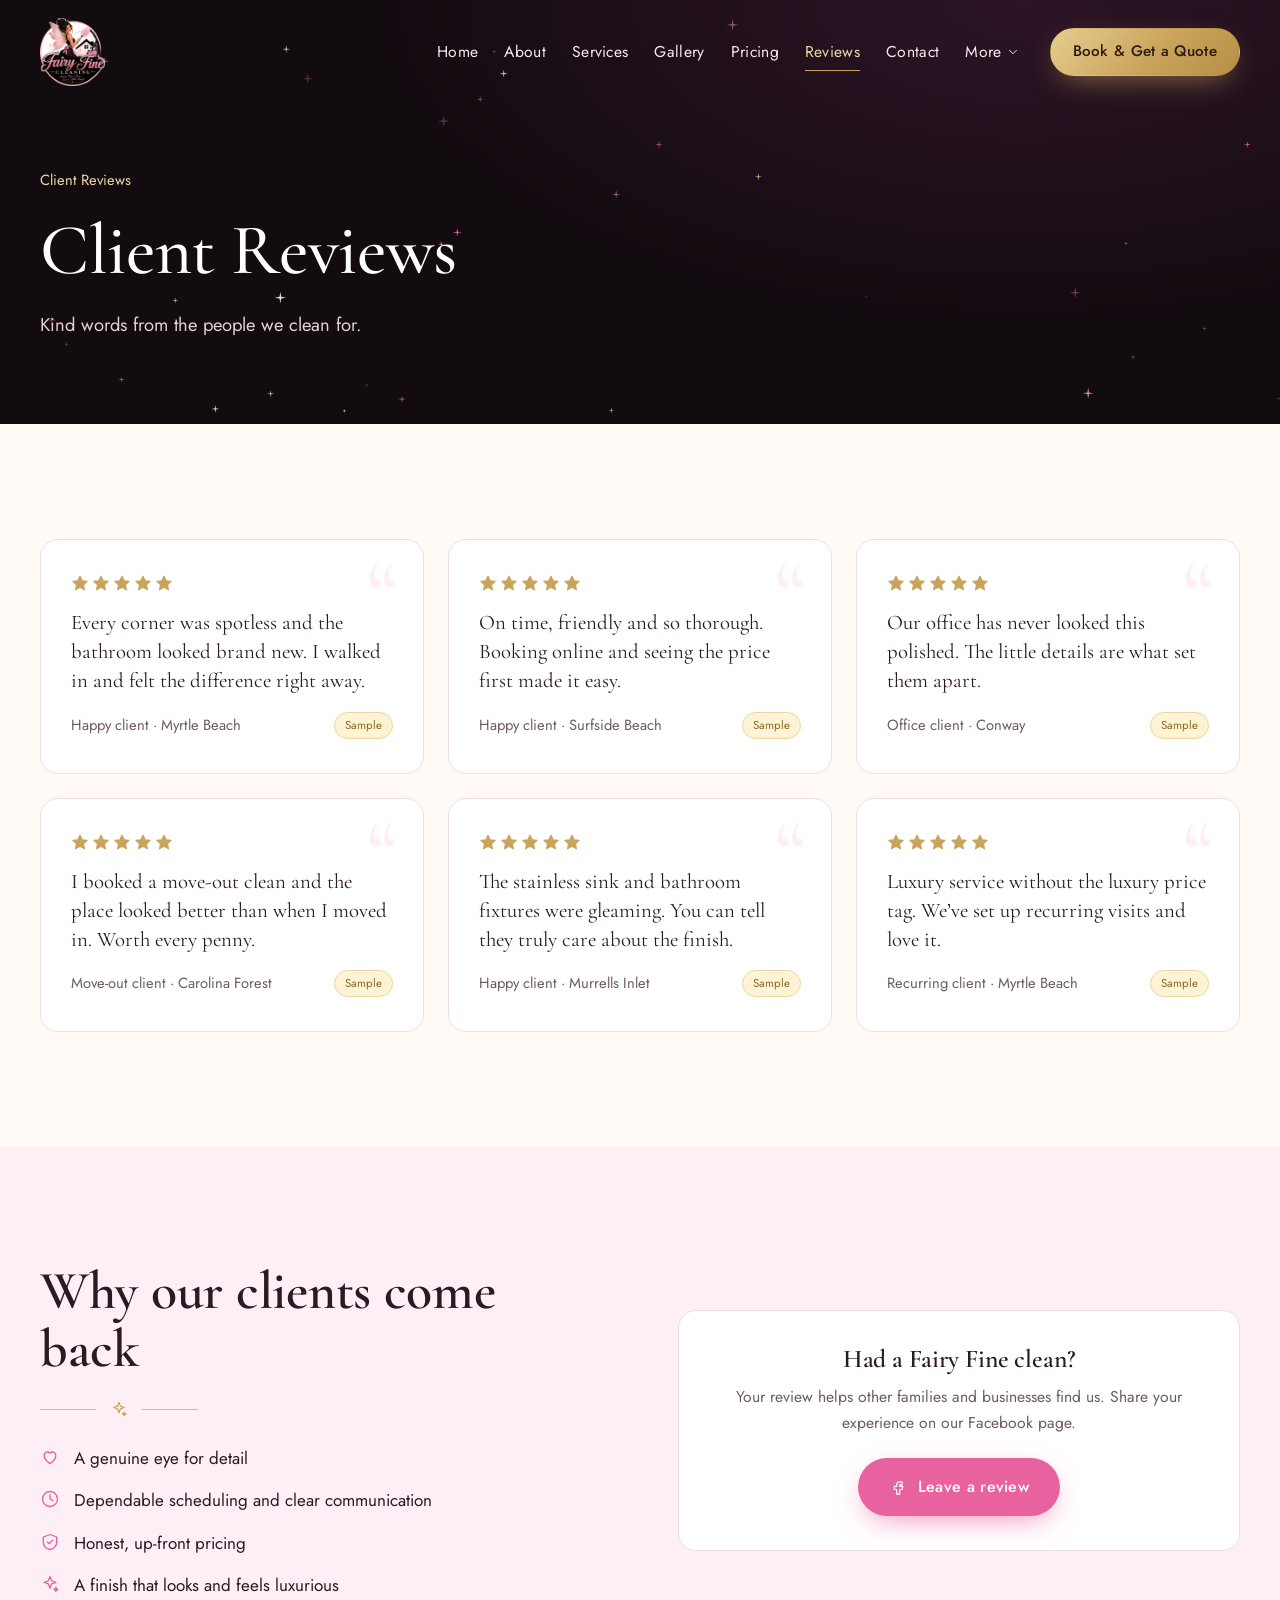
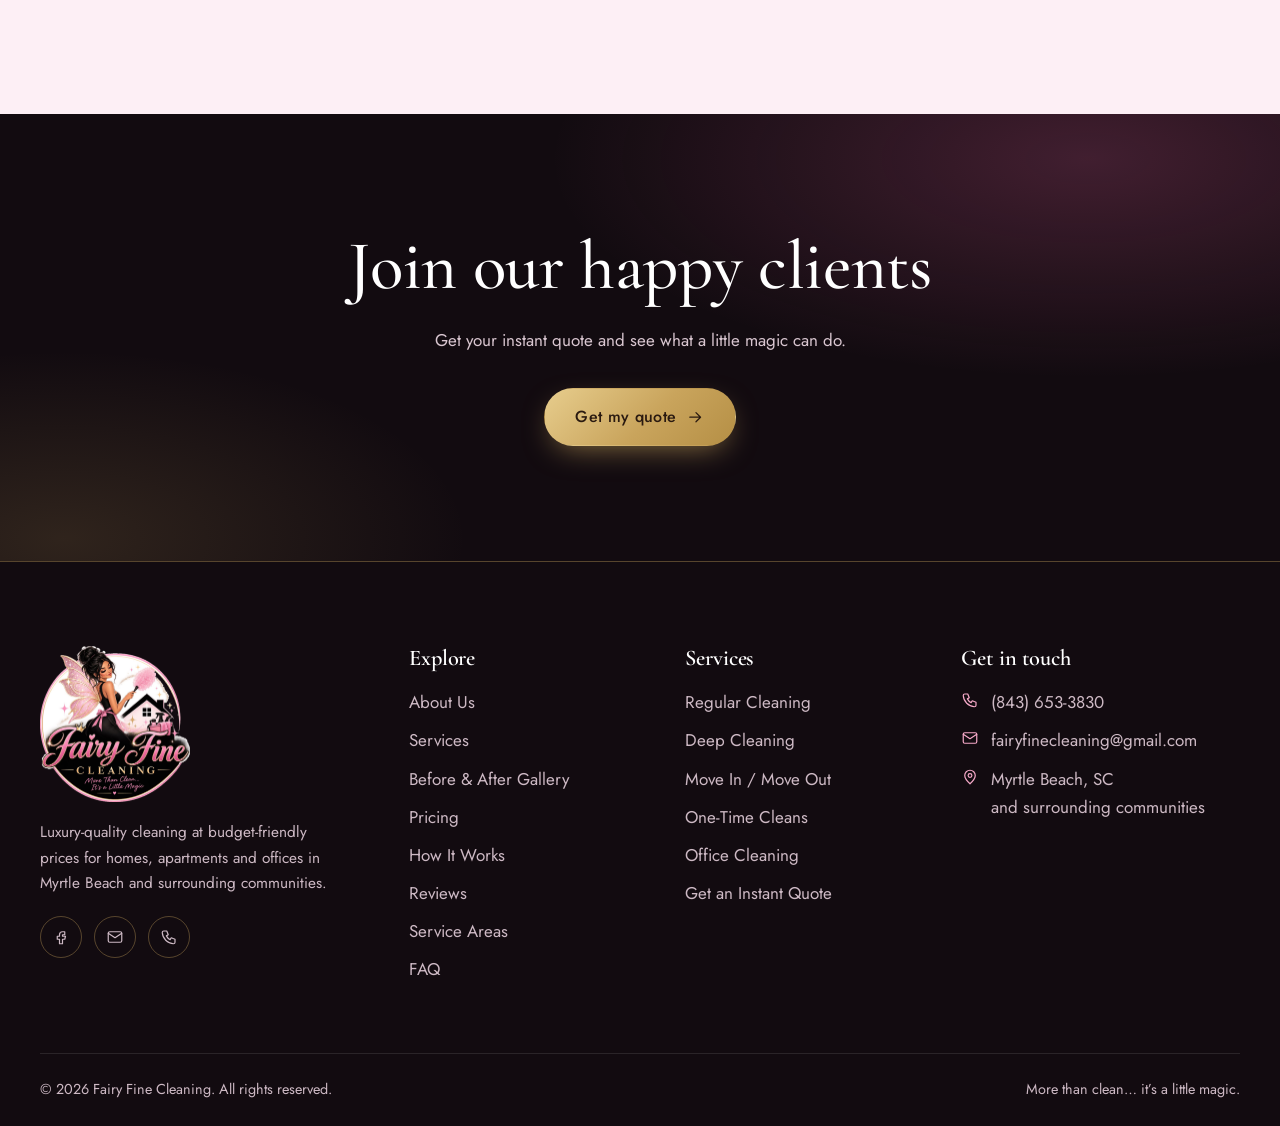
<file: reviews.html>
<!doctype html>
<html lang="en">
  <head>
    <meta charset="utf-8" />
    <meta
      name="viewport"
      content="width=device-width, initial-scale=1"
    />
    <title>
      Client Reviews | Fairy Fine Cleaning, Myrtle Beach
    </title>
    <meta
      name="description"
      content="Read what clients say about Fairy Fine Cleaning, then share your own experience."
    />
    <meta
      name="theme-color"
      content="#120b10"
    />
    <meta
      property="og:title"
      content="Client Reviews | Fairy Fine Cleaning, Myrtle Beach"
    />
    <meta
      property="og:description"
      content="Read what clients say about Fairy Fine Cleaning, then share your own experience."
    />
    <meta
      property="og:type"
      content="website"
    />
    <meta
      property="og:image"
      content="assets/images/logo.png"
    />
    <link
      rel="icon"
      type="image/png"
      href="assets/images/favicon.png"
    />
    <link
      rel="preconnect"
      href="https://fonts.googleapis.com"
    />
    <link
      rel="preconnect"
      href="https://fonts.gstatic.com"
      crossorigin
    />
    <link
      href="https://fonts.googleapis.com/css2?family=Cormorant+Garamond:ital,wght@0,500;0,600;0,700;1,500&family=Jost:wght@300;400;500&family=Pinyon+Script&display=swap"
      rel="stylesheet"
    />
    <link
      rel="stylesheet"
      href="css/styles.css"
    />
    <script>
      document.documentElement.classList.add("js");
    </script>
  </head>
  <body class="page-reviews">
    <a
      class="skip"
      href="#main"
      >Skip to content</a
    >
    <header class="site-header">
      <div class="container nav-wrap">
        <a
          class="brand"
          href="index.html"
          aria-label="Fairy Fine Cleaning — home"
          ><img
            src="assets/images/logo.png"
            alt="Fairy Fine Cleaning logo"
            width="68"
            height="71"
        /></a>
        <button
          class="nav-toggle"
          aria-expanded="false"
          aria-controls="site-nav"
          aria-label="Open menu"
        >
          <span></span><span></span><span></span>
        </button>
        <nav
          class="nav"
          id="site-nav"
          aria-label="Main"
        >
          <ul class="nav__list">
            <li><a href="index.html">Home</a></li>
            <li><a href="about.html">About</a></li>
            <li><a href="services.html">Services</a></li>
            <li><a href="gallery.html">Gallery</a></li>
            <li><a href="pricing.html">Pricing</a></li>
            <li>
              <a
                href="reviews.html"
                aria-current="page"
                >Reviews</a
              >
            </li>
            <li><a href="contact.html">Contact</a></li>
            <li class="has-sub">
              <button
                class="nav__more-btn"
                type="button"
                aria-haspopup="true"
              >
                More
                <svg
                  class="ico"
                  viewBox="0 0 24 24"
                  fill="none"
                  stroke="currentColor"
                  stroke-width="1.6"
                  stroke-linecap="round"
                  stroke-linejoin="round"
                  aria-hidden="true"
                >
                  <path d="M6 9l6 6 6-6" />
                </svg>
              </button>
              <ul class="submenu">
                <li>
                  <a href="process.html">How It Works</a>
                </li>
                <li>
                  <a href="areas.html">Service Areas</a>
                </li>
                <li><a href="faq.html">FAQ</a></li>
              </ul>
            </li>
          </ul>
          <a
            class="btn btn--gold btn--sm"
            href="book-quote.html"
            >Book &amp; Get a Quote</a
          >
        </nav>
      </div>
    </header>
    <main id="main">
      <section class="page-hero">
        <canvas
          class="sparkles"
          aria-hidden="true"
        ></canvas>
        <div class="container">
          <nav
            class="crumbs"
            aria-label="Breadcrumb"
          >
            <span>Client Reviews</span>
          </nav>
          <h1>Client Reviews</h1>
          <p>Kind words from the people we clean for.</p>
        </div>
      </section>

      <section class="section section--ivory">
        <div class="container">
          <!-- SAMPLE REVIEWS: replace the text with real client reviews (with permission) and delete the “Sample” tags. -->
          <div class="grid grid--3">
            <article
              class="review"
              data-reveal
            >
              <div class="stars">
                <svg
                  class="ico"
                  viewBox="0 0 24 24"
                  fill="none"
                  stroke="currentColor"
                  stroke-width="1.6"
                  stroke-linecap="round"
                  stroke-linejoin="round"
                  aria-hidden="true"
                >
                  <path
                    d="M12 3l2.9 6 6.6.8-4.9 4.5 1.3 6.7L12 17.7 6.1 21l1.3-6.7L2.5 9.8 9.1 9z"
                  /></svg
                ><svg
                  class="ico"
                  viewBox="0 0 24 24"
                  fill="none"
                  stroke="currentColor"
                  stroke-width="1.6"
                  stroke-linecap="round"
                  stroke-linejoin="round"
                  aria-hidden="true"
                >
                  <path
                    d="M12 3l2.9 6 6.6.8-4.9 4.5 1.3 6.7L12 17.7 6.1 21l1.3-6.7L2.5 9.8 9.1 9z"
                  /></svg
                ><svg
                  class="ico"
                  viewBox="0 0 24 24"
                  fill="none"
                  stroke="currentColor"
                  stroke-width="1.6"
                  stroke-linecap="round"
                  stroke-linejoin="round"
                  aria-hidden="true"
                >
                  <path
                    d="M12 3l2.9 6 6.6.8-4.9 4.5 1.3 6.7L12 17.7 6.1 21l1.3-6.7L2.5 9.8 9.1 9z"
                  /></svg
                ><svg
                  class="ico"
                  viewBox="0 0 24 24"
                  fill="none"
                  stroke="currentColor"
                  stroke-width="1.6"
                  stroke-linecap="round"
                  stroke-linejoin="round"
                  aria-hidden="true"
                >
                  <path
                    d="M12 3l2.9 6 6.6.8-4.9 4.5 1.3 6.7L12 17.7 6.1 21l1.3-6.7L2.5 9.8 9.1 9z"
                  /></svg
                ><svg
                  class="ico"
                  viewBox="0 0 24 24"
                  fill="none"
                  stroke="currentColor"
                  stroke-width="1.6"
                  stroke-linecap="round"
                  stroke-linejoin="round"
                  aria-hidden="true"
                >
                  <path
                    d="M12 3l2.9 6 6.6.8-4.9 4.5 1.3 6.7L12 17.7 6.1 21l1.3-6.7L2.5 9.8 9.1 9z"
                  />
                </svg>
              </div>
              <p>
                Every corner was spotless and the bathroom
                looked brand new. I walked in and felt the
                difference right away.
              </p>
              <footer>
                <span>Happy client · Myrtle Beach</span
                ><span class="sample">Sample</span>
              </footer>
            </article>
            <article
              class="review"
              data-reveal
            >
              <div class="stars">
                <svg
                  class="ico"
                  viewBox="0 0 24 24"
                  fill="none"
                  stroke="currentColor"
                  stroke-width="1.6"
                  stroke-linecap="round"
                  stroke-linejoin="round"
                  aria-hidden="true"
                >
                  <path
                    d="M12 3l2.9 6 6.6.8-4.9 4.5 1.3 6.7L12 17.7 6.1 21l1.3-6.7L2.5 9.8 9.1 9z"
                  /></svg
                ><svg
                  class="ico"
                  viewBox="0 0 24 24"
                  fill="none"
                  stroke="currentColor"
                  stroke-width="1.6"
                  stroke-linecap="round"
                  stroke-linejoin="round"
                  aria-hidden="true"
                >
                  <path
                    d="M12 3l2.9 6 6.6.8-4.9 4.5 1.3 6.7L12 17.7 6.1 21l1.3-6.7L2.5 9.8 9.1 9z"
                  /></svg
                ><svg
                  class="ico"
                  viewBox="0 0 24 24"
                  fill="none"
                  stroke="currentColor"
                  stroke-width="1.6"
                  stroke-linecap="round"
                  stroke-linejoin="round"
                  aria-hidden="true"
                >
                  <path
                    d="M12 3l2.9 6 6.6.8-4.9 4.5 1.3 6.7L12 17.7 6.1 21l1.3-6.7L2.5 9.8 9.1 9z"
                  /></svg
                ><svg
                  class="ico"
                  viewBox="0 0 24 24"
                  fill="none"
                  stroke="currentColor"
                  stroke-width="1.6"
                  stroke-linecap="round"
                  stroke-linejoin="round"
                  aria-hidden="true"
                >
                  <path
                    d="M12 3l2.9 6 6.6.8-4.9 4.5 1.3 6.7L12 17.7 6.1 21l1.3-6.7L2.5 9.8 9.1 9z"
                  /></svg
                ><svg
                  class="ico"
                  viewBox="0 0 24 24"
                  fill="none"
                  stroke="currentColor"
                  stroke-width="1.6"
                  stroke-linecap="round"
                  stroke-linejoin="round"
                  aria-hidden="true"
                >
                  <path
                    d="M12 3l2.9 6 6.6.8-4.9 4.5 1.3 6.7L12 17.7 6.1 21l1.3-6.7L2.5 9.8 9.1 9z"
                  />
                </svg>
              </div>
              <p>
                On time, friendly and so thorough. Booking
                online and seeing the price first made it
                easy.
              </p>
              <footer>
                <span>Happy client · Surfside Beach</span
                ><span class="sample">Sample</span>
              </footer>
            </article>
            <article
              class="review"
              data-reveal
            >
              <div class="stars">
                <svg
                  class="ico"
                  viewBox="0 0 24 24"
                  fill="none"
                  stroke="currentColor"
                  stroke-width="1.6"
                  stroke-linecap="round"
                  stroke-linejoin="round"
                  aria-hidden="true"
                >
                  <path
                    d="M12 3l2.9 6 6.6.8-4.9 4.5 1.3 6.7L12 17.7 6.1 21l1.3-6.7L2.5 9.8 9.1 9z"
                  /></svg
                ><svg
                  class="ico"
                  viewBox="0 0 24 24"
                  fill="none"
                  stroke="currentColor"
                  stroke-width="1.6"
                  stroke-linecap="round"
                  stroke-linejoin="round"
                  aria-hidden="true"
                >
                  <path
                    d="M12 3l2.9 6 6.6.8-4.9 4.5 1.3 6.7L12 17.7 6.1 21l1.3-6.7L2.5 9.8 9.1 9z"
                  /></svg
                ><svg
                  class="ico"
                  viewBox="0 0 24 24"
                  fill="none"
                  stroke="currentColor"
                  stroke-width="1.6"
                  stroke-linecap="round"
                  stroke-linejoin="round"
                  aria-hidden="true"
                >
                  <path
                    d="M12 3l2.9 6 6.6.8-4.9 4.5 1.3 6.7L12 17.7 6.1 21l1.3-6.7L2.5 9.8 9.1 9z"
                  /></svg
                ><svg
                  class="ico"
                  viewBox="0 0 24 24"
                  fill="none"
                  stroke="currentColor"
                  stroke-width="1.6"
                  stroke-linecap="round"
                  stroke-linejoin="round"
                  aria-hidden="true"
                >
                  <path
                    d="M12 3l2.9 6 6.6.8-4.9 4.5 1.3 6.7L12 17.7 6.1 21l1.3-6.7L2.5 9.8 9.1 9z"
                  /></svg
                ><svg
                  class="ico"
                  viewBox="0 0 24 24"
                  fill="none"
                  stroke="currentColor"
                  stroke-width="1.6"
                  stroke-linecap="round"
                  stroke-linejoin="round"
                  aria-hidden="true"
                >
                  <path
                    d="M12 3l2.9 6 6.6.8-4.9 4.5 1.3 6.7L12 17.7 6.1 21l1.3-6.7L2.5 9.8 9.1 9z"
                  />
                </svg>
              </div>
              <p>
                Our office has never looked this polished.
                The little details are what set them apart.
              </p>
              <footer>
                <span>Office client · Conway</span
                ><span class="sample">Sample</span>
              </footer>
            </article>
            <article
              class="review"
              data-reveal
            >
              <div class="stars">
                <svg
                  class="ico"
                  viewBox="0 0 24 24"
                  fill="none"
                  stroke="currentColor"
                  stroke-width="1.6"
                  stroke-linecap="round"
                  stroke-linejoin="round"
                  aria-hidden="true"
                >
                  <path
                    d="M12 3l2.9 6 6.6.8-4.9 4.5 1.3 6.7L12 17.7 6.1 21l1.3-6.7L2.5 9.8 9.1 9z"
                  /></svg
                ><svg
                  class="ico"
                  viewBox="0 0 24 24"
                  fill="none"
                  stroke="currentColor"
                  stroke-width="1.6"
                  stroke-linecap="round"
                  stroke-linejoin="round"
                  aria-hidden="true"
                >
                  <path
                    d="M12 3l2.9 6 6.6.8-4.9 4.5 1.3 6.7L12 17.7 6.1 21l1.3-6.7L2.5 9.8 9.1 9z"
                  /></svg
                ><svg
                  class="ico"
                  viewBox="0 0 24 24"
                  fill="none"
                  stroke="currentColor"
                  stroke-width="1.6"
                  stroke-linecap="round"
                  stroke-linejoin="round"
                  aria-hidden="true"
                >
                  <path
                    d="M12 3l2.9 6 6.6.8-4.9 4.5 1.3 6.7L12 17.7 6.1 21l1.3-6.7L2.5 9.8 9.1 9z"
                  /></svg
                ><svg
                  class="ico"
                  viewBox="0 0 24 24"
                  fill="none"
                  stroke="currentColor"
                  stroke-width="1.6"
                  stroke-linecap="round"
                  stroke-linejoin="round"
                  aria-hidden="true"
                >
                  <path
                    d="M12 3l2.9 6 6.6.8-4.9 4.5 1.3 6.7L12 17.7 6.1 21l1.3-6.7L2.5 9.8 9.1 9z"
                  /></svg
                ><svg
                  class="ico"
                  viewBox="0 0 24 24"
                  fill="none"
                  stroke="currentColor"
                  stroke-width="1.6"
                  stroke-linecap="round"
                  stroke-linejoin="round"
                  aria-hidden="true"
                >
                  <path
                    d="M12 3l2.9 6 6.6.8-4.9 4.5 1.3 6.7L12 17.7 6.1 21l1.3-6.7L2.5 9.8 9.1 9z"
                  />
                </svg>
              </div>
              <p>
                I booked a move-out clean and the place
                looked better than when I moved in. Worth
                every penny.
              </p>
              <footer>
                <span
                  >Move-out client · Carolina Forest</span
                ><span class="sample">Sample</span>
              </footer>
            </article>
            <article
              class="review"
              data-reveal
            >
              <div class="stars">
                <svg
                  class="ico"
                  viewBox="0 0 24 24"
                  fill="none"
                  stroke="currentColor"
                  stroke-width="1.6"
                  stroke-linecap="round"
                  stroke-linejoin="round"
                  aria-hidden="true"
                >
                  <path
                    d="M12 3l2.9 6 6.6.8-4.9 4.5 1.3 6.7L12 17.7 6.1 21l1.3-6.7L2.5 9.8 9.1 9z"
                  /></svg
                ><svg
                  class="ico"
                  viewBox="0 0 24 24"
                  fill="none"
                  stroke="currentColor"
                  stroke-width="1.6"
                  stroke-linecap="round"
                  stroke-linejoin="round"
                  aria-hidden="true"
                >
                  <path
                    d="M12 3l2.9 6 6.6.8-4.9 4.5 1.3 6.7L12 17.7 6.1 21l1.3-6.7L2.5 9.8 9.1 9z"
                  /></svg
                ><svg
                  class="ico"
                  viewBox="0 0 24 24"
                  fill="none"
                  stroke="currentColor"
                  stroke-width="1.6"
                  stroke-linecap="round"
                  stroke-linejoin="round"
                  aria-hidden="true"
                >
                  <path
                    d="M12 3l2.9 6 6.6.8-4.9 4.5 1.3 6.7L12 17.7 6.1 21l1.3-6.7L2.5 9.8 9.1 9z"
                  /></svg
                ><svg
                  class="ico"
                  viewBox="0 0 24 24"
                  fill="none"
                  stroke="currentColor"
                  stroke-width="1.6"
                  stroke-linecap="round"
                  stroke-linejoin="round"
                  aria-hidden="true"
                >
                  <path
                    d="M12 3l2.9 6 6.6.8-4.9 4.5 1.3 6.7L12 17.7 6.1 21l1.3-6.7L2.5 9.8 9.1 9z"
                  /></svg
                ><svg
                  class="ico"
                  viewBox="0 0 24 24"
                  fill="none"
                  stroke="currentColor"
                  stroke-width="1.6"
                  stroke-linecap="round"
                  stroke-linejoin="round"
                  aria-hidden="true"
                >
                  <path
                    d="M12 3l2.9 6 6.6.8-4.9 4.5 1.3 6.7L12 17.7 6.1 21l1.3-6.7L2.5 9.8 9.1 9z"
                  />
                </svg>
              </div>
              <p>
                The stainless sink and bathroom fixtures
                were gleaming. You can tell they truly care
                about the finish.
              </p>
              <footer>
                <span>Happy client · Murrells Inlet</span
                ><span class="sample">Sample</span>
              </footer>
            </article>
            <article
              class="review"
              data-reveal
            >
              <div class="stars">
                <svg
                  class="ico"
                  viewBox="0 0 24 24"
                  fill="none"
                  stroke="currentColor"
                  stroke-width="1.6"
                  stroke-linecap="round"
                  stroke-linejoin="round"
                  aria-hidden="true"
                >
                  <path
                    d="M12 3l2.9 6 6.6.8-4.9 4.5 1.3 6.7L12 17.7 6.1 21l1.3-6.7L2.5 9.8 9.1 9z"
                  /></svg
                ><svg
                  class="ico"
                  viewBox="0 0 24 24"
                  fill="none"
                  stroke="currentColor"
                  stroke-width="1.6"
                  stroke-linecap="round"
                  stroke-linejoin="round"
                  aria-hidden="true"
                >
                  <path
                    d="M12 3l2.9 6 6.6.8-4.9 4.5 1.3 6.7L12 17.7 6.1 21l1.3-6.7L2.5 9.8 9.1 9z"
                  /></svg
                ><svg
                  class="ico"
                  viewBox="0 0 24 24"
                  fill="none"
                  stroke="currentColor"
                  stroke-width="1.6"
                  stroke-linecap="round"
                  stroke-linejoin="round"
                  aria-hidden="true"
                >
                  <path
                    d="M12 3l2.9 6 6.6.8-4.9 4.5 1.3 6.7L12 17.7 6.1 21l1.3-6.7L2.5 9.8 9.1 9z"
                  /></svg
                ><svg
                  class="ico"
                  viewBox="0 0 24 24"
                  fill="none"
                  stroke="currentColor"
                  stroke-width="1.6"
                  stroke-linecap="round"
                  stroke-linejoin="round"
                  aria-hidden="true"
                >
                  <path
                    d="M12 3l2.9 6 6.6.8-4.9 4.5 1.3 6.7L12 17.7 6.1 21l1.3-6.7L2.5 9.8 9.1 9z"
                  /></svg
                ><svg
                  class="ico"
                  viewBox="0 0 24 24"
                  fill="none"
                  stroke="currentColor"
                  stroke-width="1.6"
                  stroke-linecap="round"
                  stroke-linejoin="round"
                  aria-hidden="true"
                >
                  <path
                    d="M12 3l2.9 6 6.6.8-4.9 4.5 1.3 6.7L12 17.7 6.1 21l1.3-6.7L2.5 9.8 9.1 9z"
                  />
                </svg>
              </div>
              <p>
                Luxury service without the luxury price tag.
                We’ve set up recurring visits and love it.
              </p>
              <footer>
                <span>Recurring client · Myrtle Beach</span
                ><span class="sample">Sample</span>
              </footer>
            </article>
          </div>
        </div>
      </section>

      <section class="section section--blush">
        <div class="container split">
          <div data-reveal>
            <h2>Why our clients come back</h2>
            <div class="flourish">
              <svg
                class="ico"
                viewBox="0 0 24 24"
                fill="none"
                stroke="currentColor"
                stroke-width="1.6"
                stroke-linecap="round"
                stroke-linejoin="round"
                aria-hidden="true"
              >
                <path
                  d="M12 3l1.9 5.1L19 10l-5.1 1.9L12 17l-1.9-5.1L5 10l5.1-1.9L12 3z"
                />
                <path
                  d="M19 16l.7 1.8 1.8.7-1.8.7L19 21l-.7-1.8-1.8-.7 1.8-.7L19 16z"
                />
              </svg>
            </div>
            <ul class="ticks">
              <li>
                <svg
                  class="ico"
                  viewBox="0 0 24 24"
                  fill="none"
                  stroke="currentColor"
                  stroke-width="1.6"
                  stroke-linecap="round"
                  stroke-linejoin="round"
                  aria-hidden="true"
                >
                  <path
                    d="M12 20s-7-4.4-7-10a4 4 0 017-2.6A4 4 0 0119 10c0 5.6-7 10-7 10z"
                  /></svg
                ><span>A genuine eye for detail</span>
              </li>
              <li>
                <svg
                  class="ico"
                  viewBox="0 0 24 24"
                  fill="none"
                  stroke="currentColor"
                  stroke-width="1.6"
                  stroke-linecap="round"
                  stroke-linejoin="round"
                  aria-hidden="true"
                >
                  <circle
                    cx="12"
                    cy="12"
                    r="9"
                  />
                  <path d="M12 7v5l3 2" /></svg
                ><span
                  >Dependable scheduling and clear
                  communication</span
                >
              </li>
              <li>
                <svg
                  class="ico"
                  viewBox="0 0 24 24"
                  fill="none"
                  stroke="currentColor"
                  stroke-width="1.6"
                  stroke-linecap="round"
                  stroke-linejoin="round"
                  aria-hidden="true"
                >
                  <path
                    d="M12 3l8 3v6c0 5-3.5 8-8 9-4.5-1-8-4-8-9V6l8-3z"
                  />
                  <path d="M9 12l2 2 4-4" /></svg
                ><span>Honest, up-front pricing</span>
              </li>
              <li>
                <svg
                  class="ico"
                  viewBox="0 0 24 24"
                  fill="none"
                  stroke="currentColor"
                  stroke-width="1.6"
                  stroke-linecap="round"
                  stroke-linejoin="round"
                  aria-hidden="true"
                >
                  <path
                    d="M12 3l1.9 5.1L19 10l-5.1 1.9L12 17l-1.9-5.1L5 10l5.1-1.9L12 3z"
                  />
                  <path
                    d="M19 16l.7 1.8 1.8.7-1.8.7L19 21l-.7-1.8-1.8-.7 1.8-.7L19 16z"
                  /></svg
                ><span
                  >A finish that looks and feels
                  luxurious</span
                >
              </li>
            </ul>
          </div>
          <div
            class="card"
            data-reveal
            style="text-align: center"
          >
            <h3>Had a Fairy Fine clean?</h3>
            <p style="margin: 12px 0 22px">
              Your review helps other families and
              businesses find us. Share your experience on
              our Facebook page.
            </p>
            <a
              class="btn btn--pink"
              href="https://www.facebook.com/"
              target="_blank"
              rel="noopener"
              ><svg
                class="ico"
                viewBox="0 0 24 24"
                fill="none"
                stroke="currentColor"
                stroke-width="1.6"
                stroke-linecap="round"
                stroke-linejoin="round"
                aria-hidden="true"
              >
                <path
                  d="M14 9h3V5h-3a4 4 0 00-4 4v2H7v4h3v6h4v-6h3l1-4h-4V9z"
                />
              </svg>
              Leave a review</a
            >
          </div>
        </div>
      </section>

      <section
        class="section section--dark section--glow cta-band"
      >
        <div
          class="container"
          style="position: relative"
          data-reveal
        >
          <h2>Join our happy clients</h2>
          <p>
            Get your instant quote and see what a little
            magic can do.
          </p>
          <div class="row-btns">
            <a
              class="btn btn--gold"
              href="book-quote.html"
              >Get my quote
              <svg
                class="ico"
                viewBox="0 0 24 24"
                fill="none"
                stroke="currentColor"
                stroke-width="1.6"
                stroke-linecap="round"
                stroke-linejoin="round"
                aria-hidden="true"
              >
                <path d="M5 12h14M13 6l6 6-6 6" /></svg
            ></a>
          </div>
        </div>
      </section>
    </main>
    <footer class="site-footer">
      <div class="container footer-grid">
        <div class="footer-brand">
          <img
            src="assets/images/logo.png"
            alt="Fairy Fine Cleaning"
            loading="lazy"
          />
          <p>
            Luxury-quality cleaning at budget-friendly
            prices for homes, apartments and offices in
            Myrtle Beach and surrounding communities.
          </p>
          <div class="social">
            <a
              href="https://www.facebook.com/"
              aria-label="Fairy Fine Cleaning on Facebook"
              target="_blank"
              rel="noopener"
              ><svg
                class="ico"
                viewBox="0 0 24 24"
                fill="none"
                stroke="currentColor"
                stroke-width="1.6"
                stroke-linecap="round"
                stroke-linejoin="round"
                aria-hidden="true"
              >
                <path
                  d="M14 9h3V5h-3a4 4 0 00-4 4v2H7v4h3v6h4v-6h3l1-4h-4V9z"
                /></svg></a
            ><a
              href="mailto:fairyfinecleaning@gmail.com"
              aria-label="Email us"
              ><svg
                class="ico"
                viewBox="0 0 24 24"
                fill="none"
                stroke="currentColor"
                stroke-width="1.6"
                stroke-linecap="round"
                stroke-linejoin="round"
                aria-hidden="true"
              >
                <rect
                  x="3"
                  y="5"
                  width="18"
                  height="14"
                  rx="2"
                />
                <path d="M3 7l9 6 9-6" /></svg></a
            ><a
              href="tel:+18436533830"
              aria-label="Call us"
              ><svg
                class="ico"
                viewBox="0 0 24 24"
                fill="none"
                stroke="currentColor"
                stroke-width="1.6"
                stroke-linecap="round"
                stroke-linejoin="round"
                aria-hidden="true"
              >
                <path
                  d="M5 4h4l2 5-2.5 1.5a11 11 0 005 5L15 13l5 2v4a2 2 0 01-2 2A16 16 0 013 6a2 2 0 012-2z"
                /></svg
            ></a>
          </div>
        </div>
        <div>
          <h4>Explore</h4>
          <ul>
            <li><a href="about.html">About Us</a></li>
            <li><a href="services.html">Services</a></li>
            <li>
              <a href="gallery.html"
                >Before &amp; After Gallery</a
              >
            </li>
            <li><a href="pricing.html">Pricing</a></li>
            <li><a href="process.html">How It Works</a></li>
            <li><a href="reviews.html">Reviews</a></li>
            <li><a href="areas.html">Service Areas</a></li>
            <li><a href="faq.html">FAQ</a></li>
          </ul>
        </div>
        <div>
          <h4>Services</h4>
          <ul>
            <li>
              <a href="services.html#regular"
                >Regular Cleaning</a
              >
            </li>
            <li>
              <a href="services.html#deep">Deep Cleaning</a>
            </li>
            <li>
              <a href="services.html#move"
                >Move In / Move Out</a
              >
            </li>
            <li>
              <a href="services.html#onetime"
                >One-Time Cleans</a
              >
            </li>
            <li>
              <a href="services.html#office"
                >Office Cleaning</a
              >
            </li>
            <li>
              <a href="book-quote.html"
                >Get an Instant Quote</a
              >
            </li>
          </ul>
        </div>
        <div>
          <h4>Get in touch</h4>
          <ul class="footer-contact">
            <li>
              <svg
                class="ico"
                viewBox="0 0 24 24"
                fill="none"
                stroke="currentColor"
                stroke-width="1.6"
                stroke-linecap="round"
                stroke-linejoin="round"
                aria-hidden="true"
              >
                <path
                  d="M5 4h4l2 5-2.5 1.5a11 11 0 005 5L15 13l5 2v4a2 2 0 01-2 2A16 16 0 013 6a2 2 0 012-2z"
                /></svg
              ><a href="tel:+18436533830">(843) 653-3830</a>
            </li>
            <li>
              <svg
                class="ico"
                viewBox="0 0 24 24"
                fill="none"
                stroke="currentColor"
                stroke-width="1.6"
                stroke-linecap="round"
                stroke-linejoin="round"
                aria-hidden="true"
              >
                <rect
                  x="3"
                  y="5"
                  width="18"
                  height="14"
                  rx="2"
                />
                <path d="M3 7l9 6 9-6" /></svg
              ><a href="mailto:fairyfinecleaning@gmail.com"
                >fairyfinecleaning@gmail.com</a
              >
            </li>
            <li>
              <svg
                class="ico"
                viewBox="0 0 24 24"
                fill="none"
                stroke="currentColor"
                stroke-width="1.6"
                stroke-linecap="round"
                stroke-linejoin="round"
                aria-hidden="true"
              >
                <path
                  d="M12 21s7-6.2 7-11a7 7 0 10-14 0c0 4.8 7 11 7 11z"
                />
                <circle
                  cx="12"
                  cy="10"
                  r="2.5"
                /></svg
              ><span
                >Myrtle Beach, SC<br />and surrounding
                communities</span
              >
            </li>
          </ul>
        </div>
      </div>
      <div class="container footer-bottom">
        <span
          >© <span data-year>2026</span> Fairy Fine
          Cleaning. All rights reserved.</span
        ><span>More than clean… it’s a little magic.</span>
      </div>
    </footer>

    <script src="js/config.js"></script>
    <script src="js/pricing.js"></script>
    <script src="js/main.js"></script>
    <script src="js/hero.js"></script>
  </body>
</html>
</file>
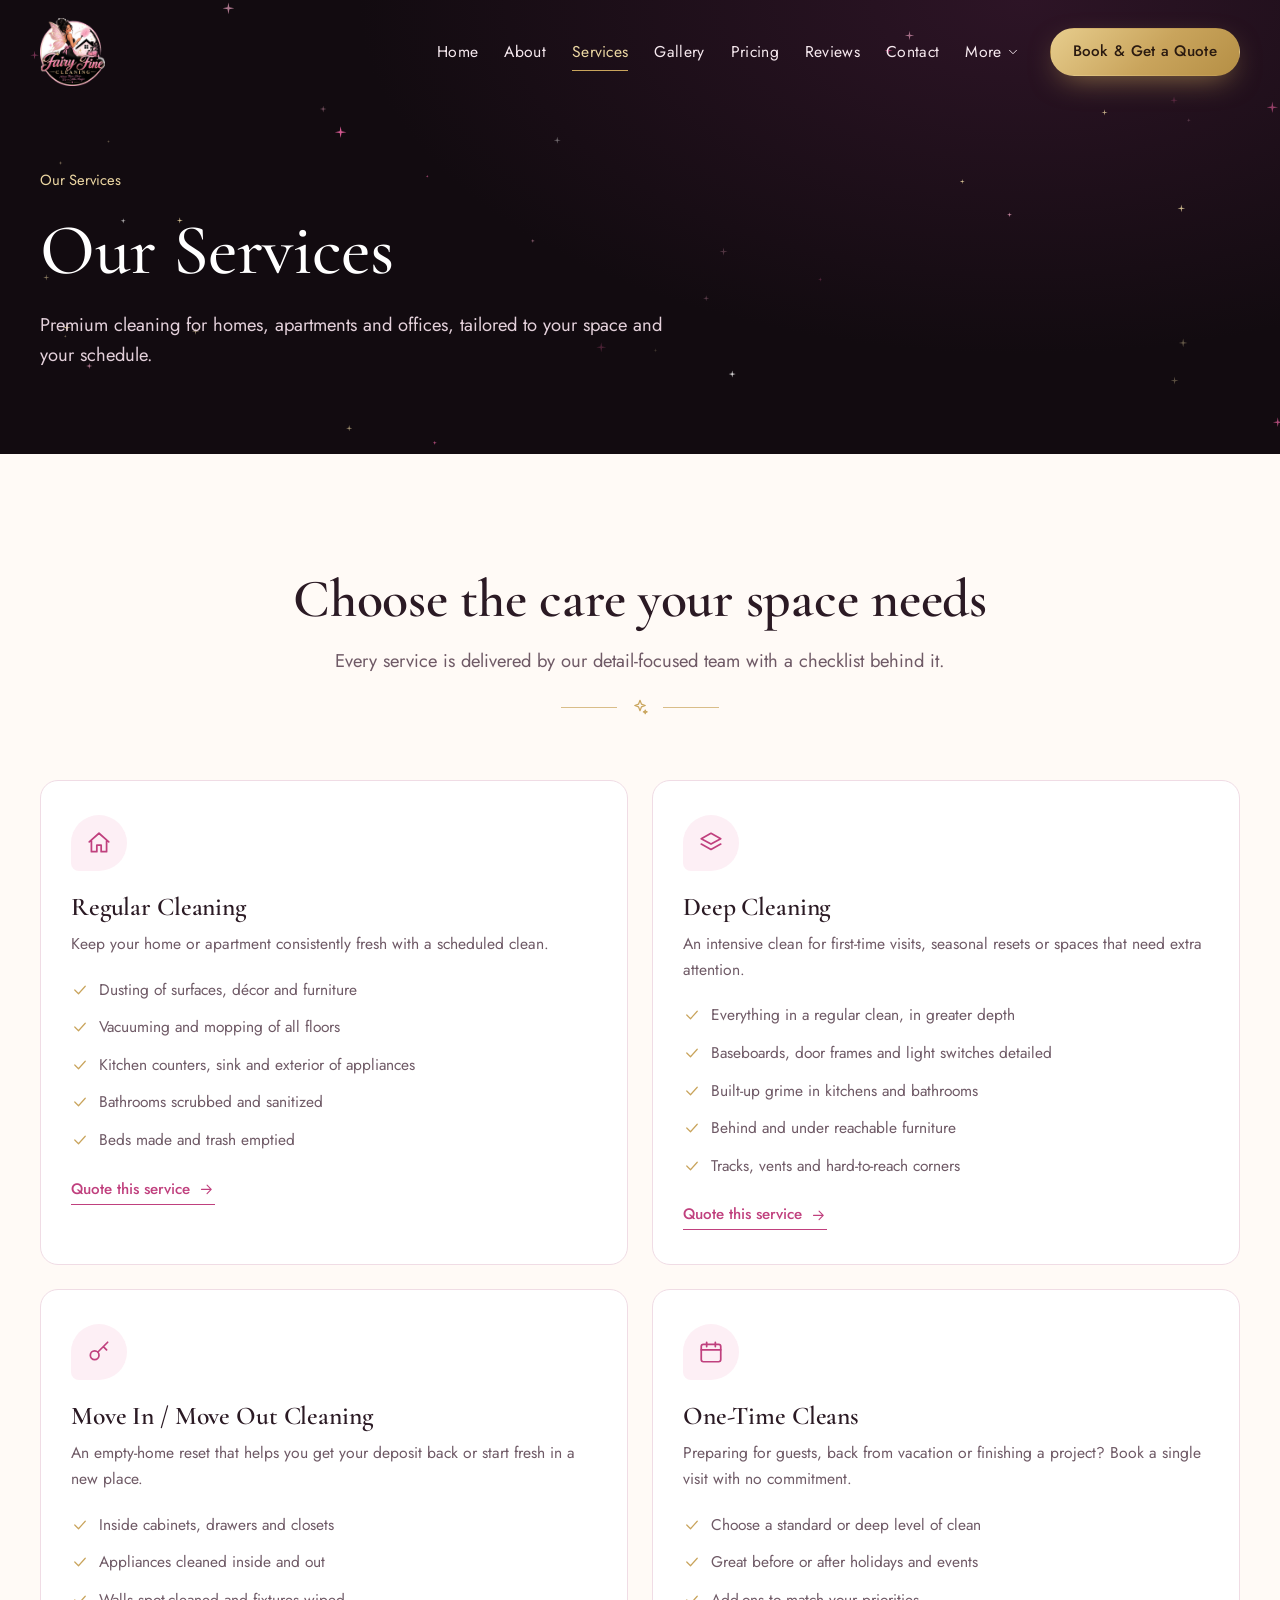
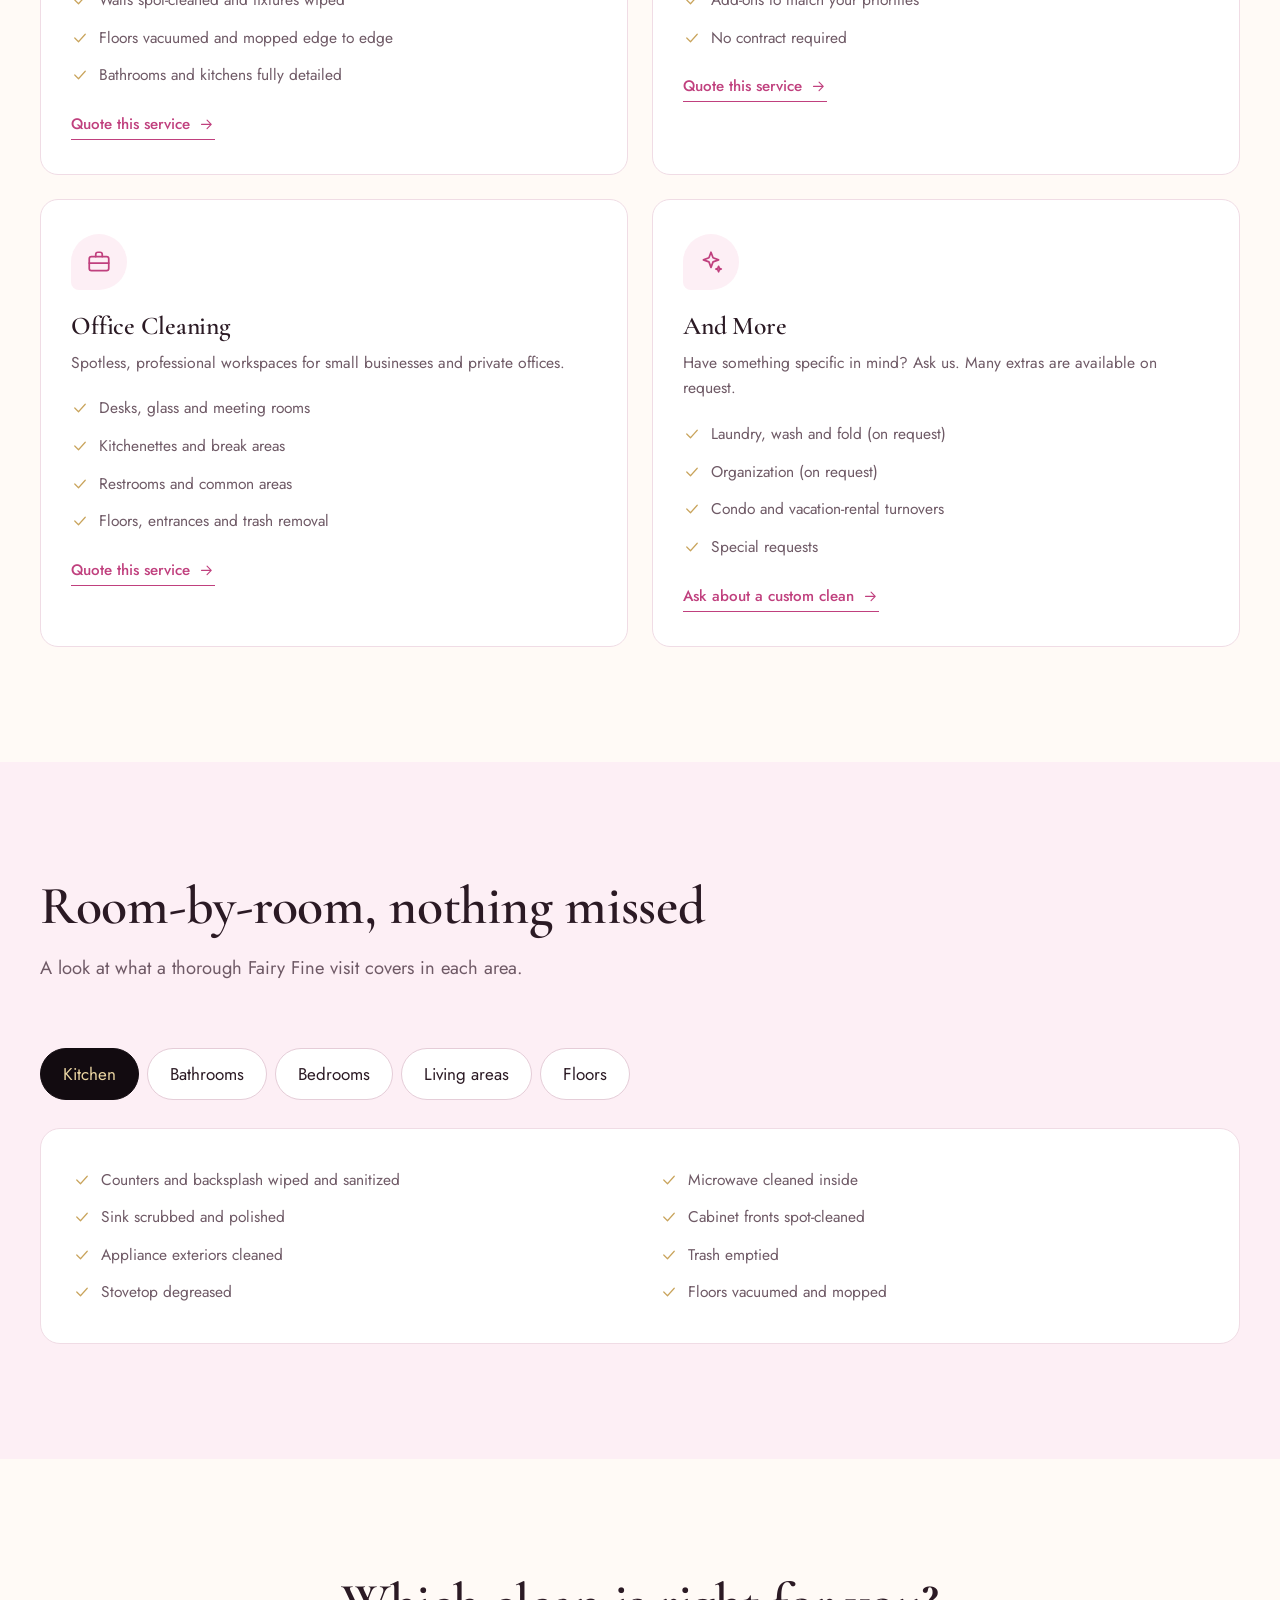
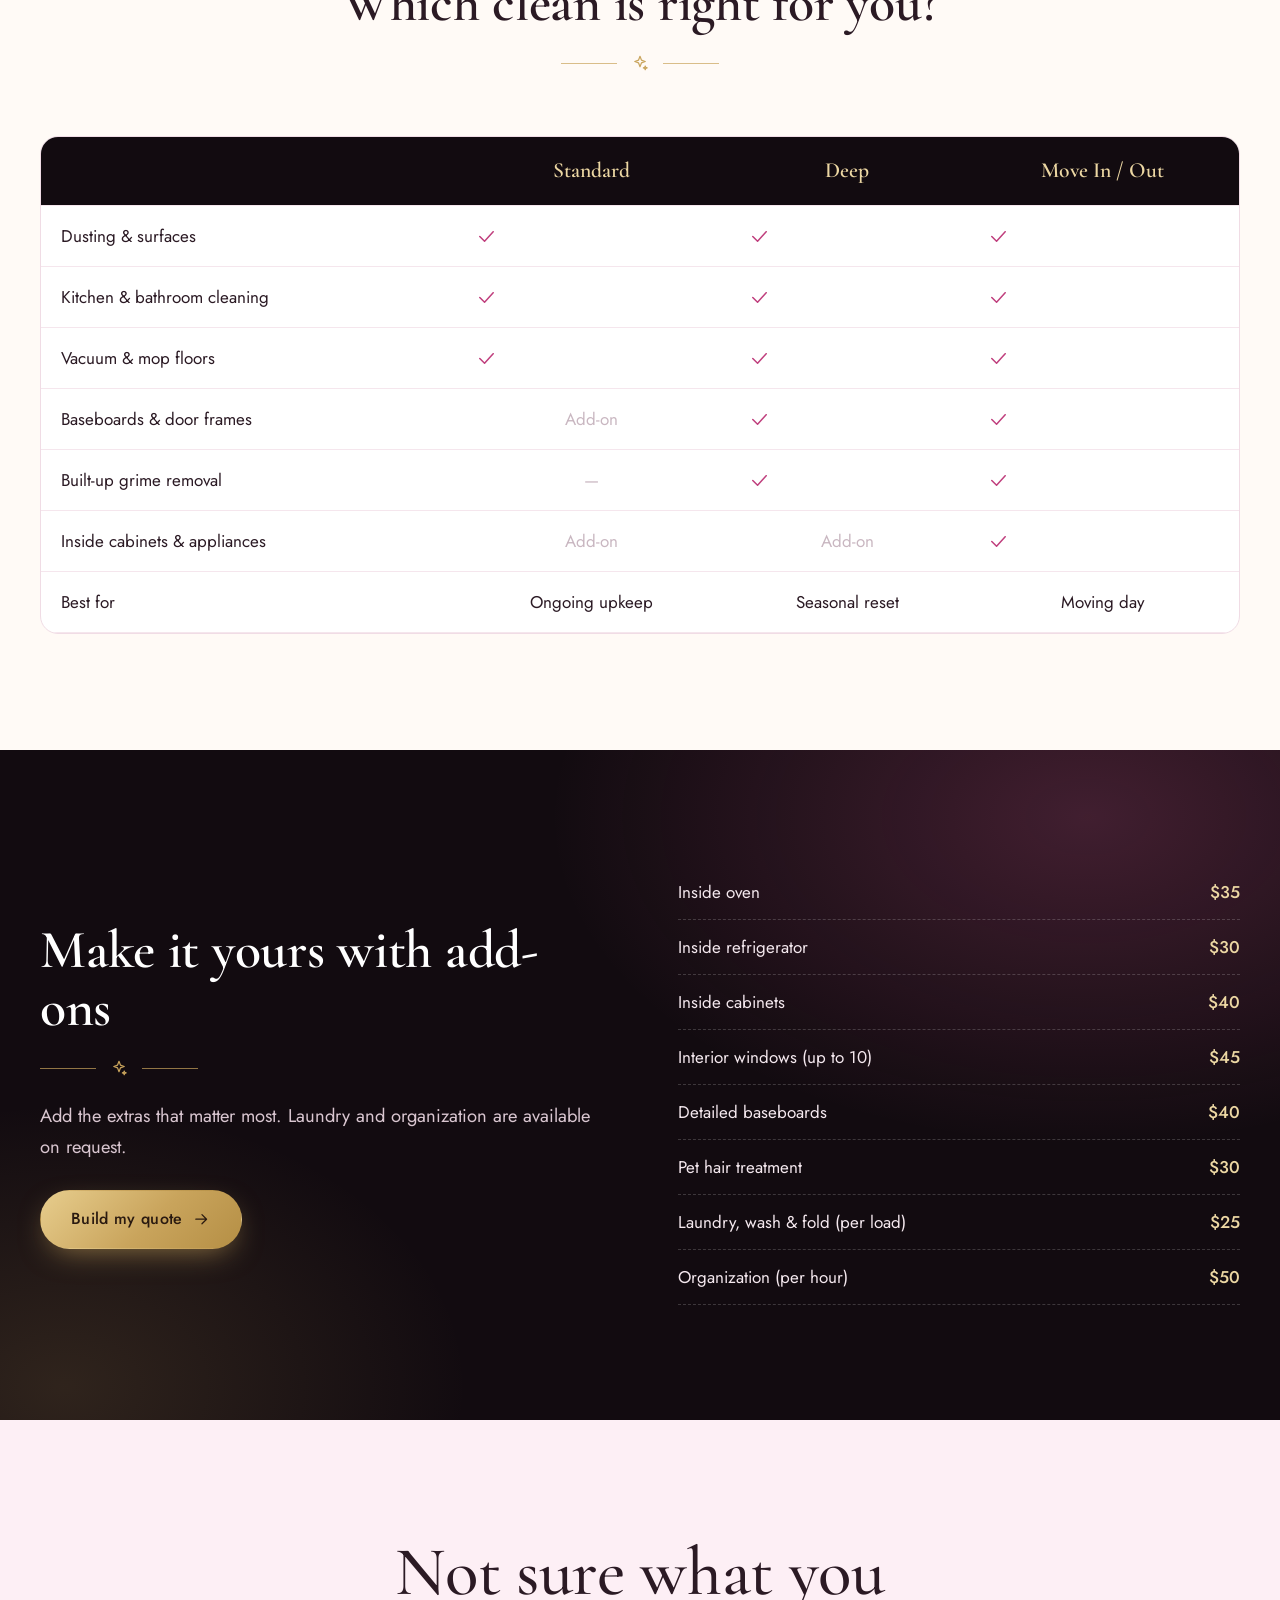
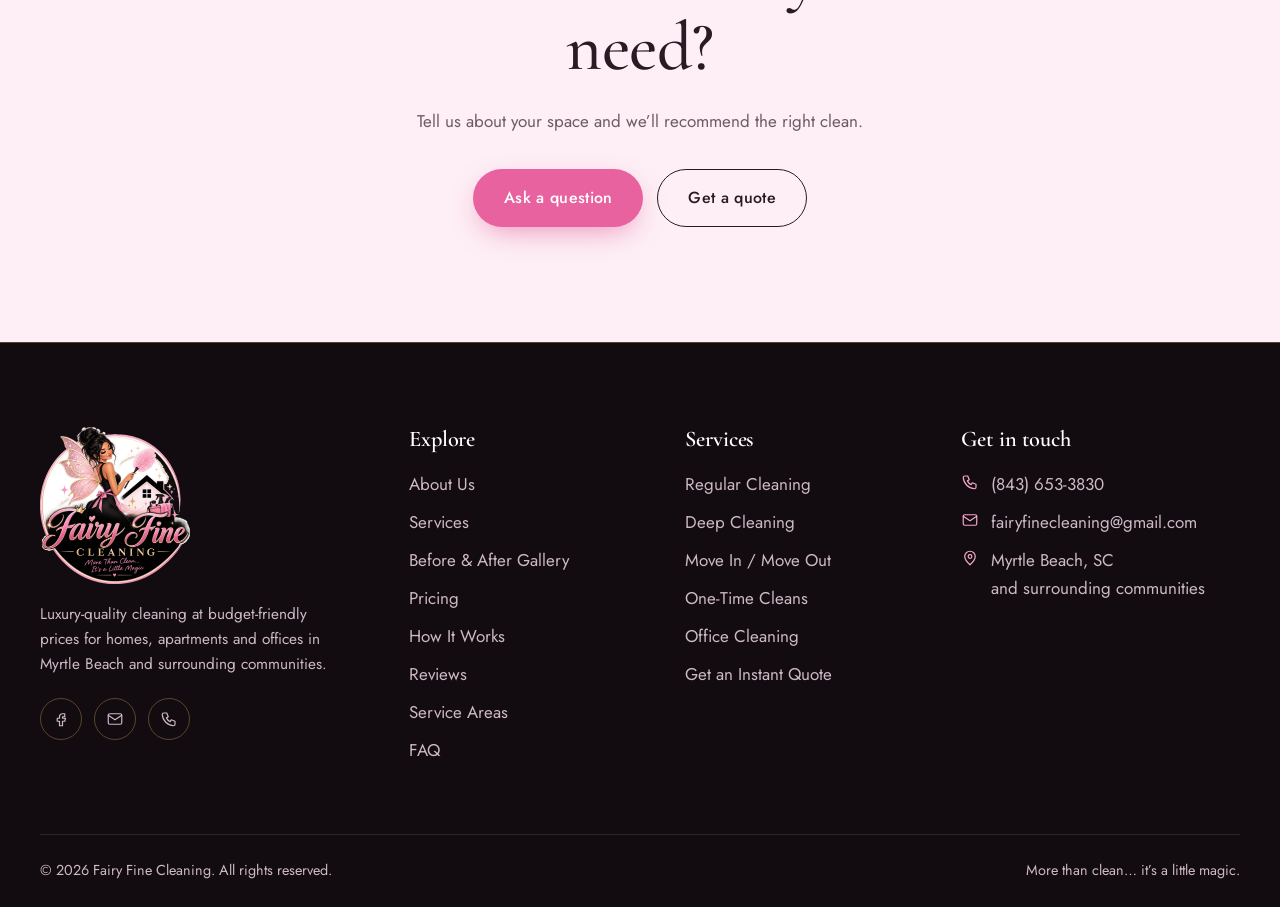
<file: services.html>
<!doctype html>
<html lang="en">
  <head>
    <meta charset="utf-8" />
    <meta
      name="viewport"
      content="width=device-width, initial-scale=1"
    />
    <title>
      Cleaning Services | Fairy Fine Cleaning, Myrtle Beach
    </title>
    <meta
      name="description"
      content="Regular, deep, move in/out, one-time and office cleaning in Myrtle Beach. Explore every Fairy Fine service, what is included and available add-ons."
    />
    <meta
      name="theme-color"
      content="#120b10"
    />
    <meta
      property="og:title"
      content="Cleaning Services | Fairy Fine Cleaning, Myrtle Beach"
    />
    <meta
      property="og:description"
      content="Regular, deep, move in/out, one-time and office cleaning in Myrtle Beach. Explore every Fairy Fine service, what is included and available add-ons."
    />
    <meta
      property="og:type"
      content="website"
    />
    <meta
      property="og:image"
      content="assets/images/logo.png"
    />
    <link
      rel="icon"
      type="image/png"
      href="assets/images/favicon.png"
    />
    <link
      rel="preconnect"
      href="https://fonts.googleapis.com"
    />
    <link
      rel="preconnect"
      href="https://fonts.gstatic.com"
      crossorigin
    />
    <link
      href="https://fonts.googleapis.com/css2?family=Cormorant+Garamond:ital,wght@0,500;0,600;0,700;1,500&family=Jost:wght@300;400;500&family=Pinyon+Script&display=swap"
      rel="stylesheet"
    />
    <link
      rel="stylesheet"
      href="css/styles.css"
    />
    <script>
      document.documentElement.classList.add("js");
    </script>
  </head>
  <body class="page-services">
    <a
      class="skip"
      href="#main"
      >Skip to content</a
    >
    <header class="site-header">
      <div class="container nav-wrap">
        <a
          class="brand"
          href="index.html"
          aria-label="Fairy Fine Cleaning — home"
          ><img
            src="assets/images/logo.png"
            alt="Fairy Fine Cleaning logo"
            width="68"
            height="71"
        /></a>
        <button
          class="nav-toggle"
          aria-expanded="false"
          aria-controls="site-nav"
          aria-label="Open menu"
        >
          <span></span><span></span><span></span>
        </button>
        <nav
          class="nav"
          id="site-nav"
          aria-label="Main"
        >
          <ul class="nav__list">
            <li><a href="index.html">Home</a></li>
            <li><a href="about.html">About</a></li>
            <li>
              <a
                href="services.html"
                aria-current="page"
                >Services</a
              >
            </li>
            <li><a href="gallery.html">Gallery</a></li>
            <li><a href="pricing.html">Pricing</a></li>
            <li><a href="reviews.html">Reviews</a></li>
            <li><a href="contact.html">Contact</a></li>
            <li class="has-sub">
              <button
                class="nav__more-btn"
                type="button"
                aria-haspopup="true"
              >
                More
                <svg
                  class="ico"
                  viewBox="0 0 24 24"
                  fill="none"
                  stroke="currentColor"
                  stroke-width="1.6"
                  stroke-linecap="round"
                  stroke-linejoin="round"
                  aria-hidden="true"
                >
                  <path d="M6 9l6 6 6-6" />
                </svg>
              </button>
              <ul class="submenu">
                <li>
                  <a href="process.html">How It Works</a>
                </li>
                <li>
                  <a href="areas.html">Service Areas</a>
                </li>
                <li><a href="faq.html">FAQ</a></li>
              </ul>
            </li>
          </ul>
          <a
            class="btn btn--gold btn--sm"
            href="book-quote.html"
            >Book &amp; Get a Quote</a
          >
        </nav>
      </div>
    </header>
    <main id="main">
      <section class="page-hero">
        <canvas
          class="sparkles"
          aria-hidden="true"
        ></canvas>
        <div class="container">
          <nav
            class="crumbs"
            aria-label="Breadcrumb"
          >
            <span>Our Services</span>
          </nav>
          <h1>Our Services</h1>
          <p>
            Premium cleaning for homes, apartments and
            offices, tailored to your space and your
            schedule.
          </p>
        </div>
      </section>

      <!-- Service details -->
      <section class="section section--ivory">
        <div class="container">
          <div
            class="section__head section__head--center"
            data-reveal
          >
            <h2>Choose the care your space needs</h2>
            <p class="lead">
              Every service is delivered by our
              detail-focused team with a checklist behind
              it.
            </p>
            <div class="flourish">
              <svg
                class="ico"
                viewBox="0 0 24 24"
                fill="none"
                stroke="currentColor"
                stroke-width="1.6"
                stroke-linecap="round"
                stroke-linejoin="round"
                aria-hidden="true"
              >
                <path
                  d="M12 3l1.9 5.1L19 10l-5.1 1.9L12 17l-1.9-5.1L5 10l5.1-1.9L12 3z"
                />
                <path
                  d="M19 16l.7 1.8 1.8.7-1.8.7L19 21l-.7-1.8-1.8-.7 1.8-.7L19 16z"
                />
              </svg>
            </div>
          </div>
          <div class="grid grid--2">
            <article
              class="card"
              id="regular"
              data-reveal
            >
              <div class="icon-chip">
                <svg
                  class="ico"
                  viewBox="0 0 24 24"
                  fill="none"
                  stroke="currentColor"
                  stroke-width="1.6"
                  stroke-linecap="round"
                  stroke-linejoin="round"
                  aria-hidden="true"
                >
                  <path
                    d="M3 11l9-8 9 8M5 10v10h5v-6h4v6h5V10"
                  />
                </svg>
              </div>
              <h3>Regular Cleaning</h3>
              <p>
                Keep your home or apartment consistently
                fresh with a scheduled clean.
              </p>
              <ul
                class="checklist"
                style="margin-top: 14px"
              >
                <li>
                  <svg
                    class="ico"
                    viewBox="0 0 24 24"
                    fill="none"
                    stroke="currentColor"
                    stroke-width="1.6"
                    stroke-linecap="round"
                    stroke-linejoin="round"
                    aria-hidden="true"
                  >
                    <path d="M5 12l5 5 9-10" /></svg
                  >Dusting of surfaces, décor and furniture
                </li>
                <li>
                  <svg
                    class="ico"
                    viewBox="0 0 24 24"
                    fill="none"
                    stroke="currentColor"
                    stroke-width="1.6"
                    stroke-linecap="round"
                    stroke-linejoin="round"
                    aria-hidden="true"
                  >
                    <path d="M5 12l5 5 9-10" /></svg
                  >Vacuuming and mopping of all floors
                </li>
                <li>
                  <svg
                    class="ico"
                    viewBox="0 0 24 24"
                    fill="none"
                    stroke="currentColor"
                    stroke-width="1.6"
                    stroke-linecap="round"
                    stroke-linejoin="round"
                    aria-hidden="true"
                  >
                    <path d="M5 12l5 5 9-10" /></svg
                  >Kitchen counters, sink and exterior of
                  appliances
                </li>
                <li>
                  <svg
                    class="ico"
                    viewBox="0 0 24 24"
                    fill="none"
                    stroke="currentColor"
                    stroke-width="1.6"
                    stroke-linecap="round"
                    stroke-linejoin="round"
                    aria-hidden="true"
                  >
                    <path d="M5 12l5 5 9-10" /></svg
                  >Bathrooms scrubbed and sanitized
                </li>
                <li>
                  <svg
                    class="ico"
                    viewBox="0 0 24 24"
                    fill="none"
                    stroke="currentColor"
                    stroke-width="1.6"
                    stroke-linecap="round"
                    stroke-linejoin="round"
                    aria-hidden="true"
                  >
                    <path d="M5 12l5 5 9-10" /></svg
                  >Beds made and trash emptied
                </li>
              </ul>
              <a
                class="link-arrow"
                href="book-quote.html?service=standard"
                >Quote this service
                <svg
                  class="ico"
                  viewBox="0 0 24 24"
                  fill="none"
                  stroke="currentColor"
                  stroke-width="1.6"
                  stroke-linecap="round"
                  stroke-linejoin="round"
                  aria-hidden="true"
                >
                  <path d="M5 12h14M13 6l6 6-6 6" /></svg
              ></a>
            </article>
            <article
              class="card"
              id="deep"
              data-reveal
            >
              <div class="icon-chip">
                <svg
                  class="ico"
                  viewBox="0 0 24 24"
                  fill="none"
                  stroke="currentColor"
                  stroke-width="1.6"
                  stroke-linecap="round"
                  stroke-linejoin="round"
                  aria-hidden="true"
                >
                  <path
                    d="M12 3l9 5-9 5-9-5 9-5zM3 13l9 5 9-5"
                  />
                </svg>
              </div>
              <h3>Deep Cleaning</h3>
              <p>
                An intensive clean for first-time visits,
                seasonal resets or spaces that need extra
                attention.
              </p>
              <ul
                class="checklist"
                style="margin-top: 14px"
              >
                <li>
                  <svg
                    class="ico"
                    viewBox="0 0 24 24"
                    fill="none"
                    stroke="currentColor"
                    stroke-width="1.6"
                    stroke-linecap="round"
                    stroke-linejoin="round"
                    aria-hidden="true"
                  >
                    <path d="M5 12l5 5 9-10" /></svg
                  >Everything in a regular clean, in greater
                  depth
                </li>
                <li>
                  <svg
                    class="ico"
                    viewBox="0 0 24 24"
                    fill="none"
                    stroke="currentColor"
                    stroke-width="1.6"
                    stroke-linecap="round"
                    stroke-linejoin="round"
                    aria-hidden="true"
                  >
                    <path d="M5 12l5 5 9-10" /></svg
                  >Baseboards, door frames and light
                  switches detailed
                </li>
                <li>
                  <svg
                    class="ico"
                    viewBox="0 0 24 24"
                    fill="none"
                    stroke="currentColor"
                    stroke-width="1.6"
                    stroke-linecap="round"
                    stroke-linejoin="round"
                    aria-hidden="true"
                  >
                    <path d="M5 12l5 5 9-10" /></svg
                  >Built-up grime in kitchens and bathrooms
                </li>
                <li>
                  <svg
                    class="ico"
                    viewBox="0 0 24 24"
                    fill="none"
                    stroke="currentColor"
                    stroke-width="1.6"
                    stroke-linecap="round"
                    stroke-linejoin="round"
                    aria-hidden="true"
                  >
                    <path d="M5 12l5 5 9-10" /></svg
                  >Behind and under reachable furniture
                </li>
                <li>
                  <svg
                    class="ico"
                    viewBox="0 0 24 24"
                    fill="none"
                    stroke="currentColor"
                    stroke-width="1.6"
                    stroke-linecap="round"
                    stroke-linejoin="round"
                    aria-hidden="true"
                  >
                    <path d="M5 12l5 5 9-10" /></svg
                  >Tracks, vents and hard-to-reach corners
                </li>
              </ul>
              <a
                class="link-arrow"
                href="book-quote.html?service=deep"
                >Quote this service
                <svg
                  class="ico"
                  viewBox="0 0 24 24"
                  fill="none"
                  stroke="currentColor"
                  stroke-width="1.6"
                  stroke-linecap="round"
                  stroke-linejoin="round"
                  aria-hidden="true"
                >
                  <path d="M5 12h14M13 6l6 6-6 6" /></svg
              ></a>
            </article>
            <article
              class="card"
              id="move"
              data-reveal
            >
              <div class="icon-chip">
                <svg
                  class="ico"
                  viewBox="0 0 24 24"
                  fill="none"
                  stroke="currentColor"
                  stroke-width="1.6"
                  stroke-linecap="round"
                  stroke-linejoin="round"
                  aria-hidden="true"
                >
                  <circle
                    cx="8"
                    cy="15"
                    r="4"
                  />
                  <path d="M11 12l9-9M16 7l3 3" />
                </svg>
              </div>
              <h3>Move In / Move Out Cleaning</h3>
              <p>
                An empty-home reset that helps you get your
                deposit back or start fresh in a new place.
              </p>
              <ul
                class="checklist"
                style="margin-top: 14px"
              >
                <li>
                  <svg
                    class="ico"
                    viewBox="0 0 24 24"
                    fill="none"
                    stroke="currentColor"
                    stroke-width="1.6"
                    stroke-linecap="round"
                    stroke-linejoin="round"
                    aria-hidden="true"
                  >
                    <path d="M5 12l5 5 9-10" /></svg
                  >Inside cabinets, drawers and closets
                </li>
                <li>
                  <svg
                    class="ico"
                    viewBox="0 0 24 24"
                    fill="none"
                    stroke="currentColor"
                    stroke-width="1.6"
                    stroke-linecap="round"
                    stroke-linejoin="round"
                    aria-hidden="true"
                  >
                    <path d="M5 12l5 5 9-10" /></svg
                  >Appliances cleaned inside and out
                </li>
                <li>
                  <svg
                    class="ico"
                    viewBox="0 0 24 24"
                    fill="none"
                    stroke="currentColor"
                    stroke-width="1.6"
                    stroke-linecap="round"
                    stroke-linejoin="round"
                    aria-hidden="true"
                  >
                    <path d="M5 12l5 5 9-10" /></svg
                  >Walls spot-cleaned and fixtures wiped
                </li>
                <li>
                  <svg
                    class="ico"
                    viewBox="0 0 24 24"
                    fill="none"
                    stroke="currentColor"
                    stroke-width="1.6"
                    stroke-linecap="round"
                    stroke-linejoin="round"
                    aria-hidden="true"
                  >
                    <path d="M5 12l5 5 9-10" /></svg
                  >Floors vacuumed and mopped edge to edge
                </li>
                <li>
                  <svg
                    class="ico"
                    viewBox="0 0 24 24"
                    fill="none"
                    stroke="currentColor"
                    stroke-width="1.6"
                    stroke-linecap="round"
                    stroke-linejoin="round"
                    aria-hidden="true"
                  >
                    <path d="M5 12l5 5 9-10" /></svg
                  >Bathrooms and kitchens fully detailed
                </li>
              </ul>
              <a
                class="link-arrow"
                href="book-quote.html?service=move"
                >Quote this service
                <svg
                  class="ico"
                  viewBox="0 0 24 24"
                  fill="none"
                  stroke="currentColor"
                  stroke-width="1.6"
                  stroke-linecap="round"
                  stroke-linejoin="round"
                  aria-hidden="true"
                >
                  <path d="M5 12h14M13 6l6 6-6 6" /></svg
              ></a>
            </article>
            <article
              class="card"
              id="onetime"
              data-reveal
            >
              <div class="icon-chip">
                <svg
                  class="ico"
                  viewBox="0 0 24 24"
                  fill="none"
                  stroke="currentColor"
                  stroke-width="1.6"
                  stroke-linecap="round"
                  stroke-linejoin="round"
                  aria-hidden="true"
                >
                  <rect
                    x="3"
                    y="5"
                    width="18"
                    height="16"
                    rx="2"
                  />
                  <path d="M3 10h18M8 3v4M16 3v4" />
                </svg>
              </div>
              <h3>One-Time Cleans</h3>
              <p>
                Preparing for guests, back from vacation or
                finishing a project? Book a single visit
                with no commitment.
              </p>
              <ul
                class="checklist"
                style="margin-top: 14px"
              >
                <li>
                  <svg
                    class="ico"
                    viewBox="0 0 24 24"
                    fill="none"
                    stroke="currentColor"
                    stroke-width="1.6"
                    stroke-linecap="round"
                    stroke-linejoin="round"
                    aria-hidden="true"
                  >
                    <path d="M5 12l5 5 9-10" /></svg
                  >Choose a standard or deep level of clean
                </li>
                <li>
                  <svg
                    class="ico"
                    viewBox="0 0 24 24"
                    fill="none"
                    stroke="currentColor"
                    stroke-width="1.6"
                    stroke-linecap="round"
                    stroke-linejoin="round"
                    aria-hidden="true"
                  >
                    <path d="M5 12l5 5 9-10" /></svg
                  >Great before or after holidays and events
                </li>
                <li>
                  <svg
                    class="ico"
                    viewBox="0 0 24 24"
                    fill="none"
                    stroke="currentColor"
                    stroke-width="1.6"
                    stroke-linecap="round"
                    stroke-linejoin="round"
                    aria-hidden="true"
                  >
                    <path d="M5 12l5 5 9-10" /></svg
                  >Add-ons to match your priorities
                </li>
                <li>
                  <svg
                    class="ico"
                    viewBox="0 0 24 24"
                    fill="none"
                    stroke="currentColor"
                    stroke-width="1.6"
                    stroke-linecap="round"
                    stroke-linejoin="round"
                    aria-hidden="true"
                  >
                    <path d="M5 12l5 5 9-10" /></svg
                  >No contract required
                </li>
              </ul>
              <a
                class="link-arrow"
                href="book-quote.html"
                >Quote this service
                <svg
                  class="ico"
                  viewBox="0 0 24 24"
                  fill="none"
                  stroke="currentColor"
                  stroke-width="1.6"
                  stroke-linecap="round"
                  stroke-linejoin="round"
                  aria-hidden="true"
                >
                  <path d="M5 12h14M13 6l6 6-6 6" /></svg
              ></a>
            </article>
            <article
              class="card"
              id="office"
              data-reveal
            >
              <div class="icon-chip">
                <svg
                  class="ico"
                  viewBox="0 0 24 24"
                  fill="none"
                  stroke="currentColor"
                  stroke-width="1.6"
                  stroke-linecap="round"
                  stroke-linejoin="round"
                  aria-hidden="true"
                >
                  <rect
                    x="3"
                    y="7"
                    width="18"
                    height="13"
                    rx="2"
                  />
                  <path
                    d="M9 7V5a2 2 0 012-2h2a2 2 0 012 2v2M3 13h18"
                  />
                </svg>
              </div>
              <h3>Office Cleaning</h3>
              <p>
                Spotless, professional workspaces for small
                businesses and private offices.
              </p>
              <ul
                class="checklist"
                style="margin-top: 14px"
              >
                <li>
                  <svg
                    class="ico"
                    viewBox="0 0 24 24"
                    fill="none"
                    stroke="currentColor"
                    stroke-width="1.6"
                    stroke-linecap="round"
                    stroke-linejoin="round"
                    aria-hidden="true"
                  >
                    <path d="M5 12l5 5 9-10" /></svg
                  >Desks, glass and meeting rooms
                </li>
                <li>
                  <svg
                    class="ico"
                    viewBox="0 0 24 24"
                    fill="none"
                    stroke="currentColor"
                    stroke-width="1.6"
                    stroke-linecap="round"
                    stroke-linejoin="round"
                    aria-hidden="true"
                  >
                    <path d="M5 12l5 5 9-10" /></svg
                  >Kitchenettes and break areas
                </li>
                <li>
                  <svg
                    class="ico"
                    viewBox="0 0 24 24"
                    fill="none"
                    stroke="currentColor"
                    stroke-width="1.6"
                    stroke-linecap="round"
                    stroke-linejoin="round"
                    aria-hidden="true"
                  >
                    <path d="M5 12l5 5 9-10" /></svg
                  >Restrooms and common areas
                </li>
                <li>
                  <svg
                    class="ico"
                    viewBox="0 0 24 24"
                    fill="none"
                    stroke="currentColor"
                    stroke-width="1.6"
                    stroke-linecap="round"
                    stroke-linejoin="round"
                    aria-hidden="true"
                  >
                    <path d="M5 12l5 5 9-10" /></svg
                  >Floors, entrances and trash removal
                </li>
              </ul>
              <a
                class="link-arrow"
                href="book-quote.html"
                >Quote this service
                <svg
                  class="ico"
                  viewBox="0 0 24 24"
                  fill="none"
                  stroke="currentColor"
                  stroke-width="1.6"
                  stroke-linecap="round"
                  stroke-linejoin="round"
                  aria-hidden="true"
                >
                  <path d="M5 12h14M13 6l6 6-6 6" /></svg
              ></a>
            </article>
            <article
              class="card"
              id="more"
              data-reveal
            >
              <div class="icon-chip">
                <svg
                  class="ico"
                  viewBox="0 0 24 24"
                  fill="none"
                  stroke="currentColor"
                  stroke-width="1.6"
                  stroke-linecap="round"
                  stroke-linejoin="round"
                  aria-hidden="true"
                >
                  <path
                    d="M12 3l1.9 5.1L19 10l-5.1 1.9L12 17l-1.9-5.1L5 10l5.1-1.9L12 3z"
                  />
                  <path
                    d="M19 16l.7 1.8 1.8.7-1.8.7L19 21l-.7-1.8-1.8-.7 1.8-.7L19 16z"
                  />
                </svg>
              </div>
              <h3>And More</h3>
              <p>
                Have something specific in mind? Ask us.
                Many extras are available on request.
              </p>
              <ul
                class="checklist"
                style="margin-top: 14px"
              >
                <li>
                  <svg
                    class="ico"
                    viewBox="0 0 24 24"
                    fill="none"
                    stroke="currentColor"
                    stroke-width="1.6"
                    stroke-linecap="round"
                    stroke-linejoin="round"
                    aria-hidden="true"
                  >
                    <path d="M5 12l5 5 9-10" /></svg
                  >Laundry, wash and fold (on request)
                </li>
                <li>
                  <svg
                    class="ico"
                    viewBox="0 0 24 24"
                    fill="none"
                    stroke="currentColor"
                    stroke-width="1.6"
                    stroke-linecap="round"
                    stroke-linejoin="round"
                    aria-hidden="true"
                  >
                    <path d="M5 12l5 5 9-10" /></svg
                  >Organization (on request)
                </li>
                <li>
                  <svg
                    class="ico"
                    viewBox="0 0 24 24"
                    fill="none"
                    stroke="currentColor"
                    stroke-width="1.6"
                    stroke-linecap="round"
                    stroke-linejoin="round"
                    aria-hidden="true"
                  >
                    <path d="M5 12l5 5 9-10" /></svg
                  >Condo and vacation-rental turnovers
                </li>
                <li>
                  <svg
                    class="ico"
                    viewBox="0 0 24 24"
                    fill="none"
                    stroke="currentColor"
                    stroke-width="1.6"
                    stroke-linecap="round"
                    stroke-linejoin="round"
                    aria-hidden="true"
                  >
                    <path d="M5 12l5 5 9-10" /></svg
                  >Special requests
                </li>
              </ul>
              <a
                class="link-arrow"
                href="contact.html"
                >Ask about a custom clean
                <svg
                  class="ico"
                  viewBox="0 0 24 24"
                  fill="none"
                  stroke="currentColor"
                  stroke-width="1.6"
                  stroke-linecap="round"
                  stroke-linejoin="round"
                  aria-hidden="true"
                >
                  <path d="M5 12h14M13 6l6 6-6 6" /></svg
              ></a>
            </article>
          </div>
        </div>
      </section>

      <!-- Room checklist tabs -->
      <section class="section section--blush">
        <div class="container">
          <div
            class="section__head"
            data-reveal
          >
            <h2>Room-by-room, nothing missed</h2>
            <p class="lead">
              A look at what a thorough Fairy Fine visit
              covers in each area.
            </p>
          </div>
          <div
            data-tabs
            data-reveal
          >
            <div
              class="tablist"
              role="tablist"
              aria-label="Rooms"
            >
              <button
                role="tab"
                type="button"
              >
                Kitchen</button
              ><button
                role="tab"
                type="button"
              >
                Bathrooms</button
              ><button
                role="tab"
                type="button"
              >
                Bedrooms</button
              ><button
                role="tab"
                type="button"
              >
                Living areas</button
              ><button
                role="tab"
                type="button"
              >
                Floors
              </button>
            </div>
            <div
              class="tabpanel"
              role="tabpanel"
            >
              <ul class="checklist">
                <li>
                  <svg
                    class="ico"
                    viewBox="0 0 24 24"
                    fill="none"
                    stroke="currentColor"
                    stroke-width="1.6"
                    stroke-linecap="round"
                    stroke-linejoin="round"
                    aria-hidden="true"
                  >
                    <path d="M5 12l5 5 9-10" /></svg
                  >Counters and backsplash wiped and
                  sanitized
                </li>
                <li>
                  <svg
                    class="ico"
                    viewBox="0 0 24 24"
                    fill="none"
                    stroke="currentColor"
                    stroke-width="1.6"
                    stroke-linecap="round"
                    stroke-linejoin="round"
                    aria-hidden="true"
                  >
                    <path d="M5 12l5 5 9-10" /></svg
                  >Sink scrubbed and polished
                </li>
                <li>
                  <svg
                    class="ico"
                    viewBox="0 0 24 24"
                    fill="none"
                    stroke="currentColor"
                    stroke-width="1.6"
                    stroke-linecap="round"
                    stroke-linejoin="round"
                    aria-hidden="true"
                  >
                    <path d="M5 12l5 5 9-10" /></svg
                  >Appliance exteriors cleaned
                </li>
                <li>
                  <svg
                    class="ico"
                    viewBox="0 0 24 24"
                    fill="none"
                    stroke="currentColor"
                    stroke-width="1.6"
                    stroke-linecap="round"
                    stroke-linejoin="round"
                    aria-hidden="true"
                  >
                    <path d="M5 12l5 5 9-10" /></svg
                  >Stovetop degreased
                </li>
                <li>
                  <svg
                    class="ico"
                    viewBox="0 0 24 24"
                    fill="none"
                    stroke="currentColor"
                    stroke-width="1.6"
                    stroke-linecap="round"
                    stroke-linejoin="round"
                    aria-hidden="true"
                  >
                    <path d="M5 12l5 5 9-10" /></svg
                  >Microwave cleaned inside
                </li>
                <li>
                  <svg
                    class="ico"
                    viewBox="0 0 24 24"
                    fill="none"
                    stroke="currentColor"
                    stroke-width="1.6"
                    stroke-linecap="round"
                    stroke-linejoin="round"
                    aria-hidden="true"
                  >
                    <path d="M5 12l5 5 9-10" /></svg
                  >Cabinet fronts spot-cleaned
                </li>
                <li>
                  <svg
                    class="ico"
                    viewBox="0 0 24 24"
                    fill="none"
                    stroke="currentColor"
                    stroke-width="1.6"
                    stroke-linecap="round"
                    stroke-linejoin="round"
                    aria-hidden="true"
                  >
                    <path d="M5 12l5 5 9-10" /></svg
                  >Trash emptied
                </li>
                <li>
                  <svg
                    class="ico"
                    viewBox="0 0 24 24"
                    fill="none"
                    stroke="currentColor"
                    stroke-width="1.6"
                    stroke-linecap="round"
                    stroke-linejoin="round"
                    aria-hidden="true"
                  >
                    <path d="M5 12l5 5 9-10" /></svg
                  >Floors vacuumed and mopped
                </li>
              </ul>
            </div>
            <div
              class="tabpanel"
              role="tabpanel"
              hidden
            >
              <ul class="checklist">
                <li>
                  <svg
                    class="ico"
                    viewBox="0 0 24 24"
                    fill="none"
                    stroke="currentColor"
                    stroke-width="1.6"
                    stroke-linecap="round"
                    stroke-linejoin="round"
                    aria-hidden="true"
                  >
                    <path d="M5 12l5 5 9-10" /></svg
                  >Toilets cleaned and disinfected
                </li>
                <li>
                  <svg
                    class="ico"
                    viewBox="0 0 24 24"
                    fill="none"
                    stroke="currentColor"
                    stroke-width="1.6"
                    stroke-linecap="round"
                    stroke-linejoin="round"
                    aria-hidden="true"
                  >
                    <path d="M5 12l5 5 9-10" /></svg
                  >Showers, tubs and glass scrubbed
                </li>
                <li>
                  <svg
                    class="ico"
                    viewBox="0 0 24 24"
                    fill="none"
                    stroke="currentColor"
                    stroke-width="1.6"
                    stroke-linecap="round"
                    stroke-linejoin="round"
                    aria-hidden="true"
                  >
                    <path d="M5 12l5 5 9-10" /></svg
                  >Vanities, sinks and faucets polished
                </li>
                <li>
                  <svg
                    class="ico"
                    viewBox="0 0 24 24"
                    fill="none"
                    stroke="currentColor"
                    stroke-width="1.6"
                    stroke-linecap="round"
                    stroke-linejoin="round"
                    aria-hidden="true"
                  >
                    <path d="M5 12l5 5 9-10" /></svg
                  >Mirrors streak-free
                </li>
                <li>
                  <svg
                    class="ico"
                    viewBox="0 0 24 24"
                    fill="none"
                    stroke="currentColor"
                    stroke-width="1.6"
                    stroke-linecap="round"
                    stroke-linejoin="round"
                    aria-hidden="true"
                  >
                    <path d="M5 12l5 5 9-10" /></svg
                  >Tile and grout surfaces wiped
                </li>
                <li>
                  <svg
                    class="ico"
                    viewBox="0 0 24 24"
                    fill="none"
                    stroke="currentColor"
                    stroke-width="1.6"
                    stroke-linecap="round"
                    stroke-linejoin="round"
                    aria-hidden="true"
                  >
                    <path d="M5 12l5 5 9-10" /></svg
                  >Floors cleaned
                </li>
                <li>
                  <svg
                    class="ico"
                    viewBox="0 0 24 24"
                    fill="none"
                    stroke="currentColor"
                    stroke-width="1.6"
                    stroke-linecap="round"
                    stroke-linejoin="round"
                    aria-hidden="true"
                  >
                    <path d="M5 12l5 5 9-10" /></svg
                  >Trash emptied
                </li>
              </ul>
            </div>
            <div
              class="tabpanel"
              role="tabpanel"
              hidden
            >
              <ul class="checklist">
                <li>
                  <svg
                    class="ico"
                    viewBox="0 0 24 24"
                    fill="none"
                    stroke="currentColor"
                    stroke-width="1.6"
                    stroke-linecap="round"
                    stroke-linejoin="round"
                    aria-hidden="true"
                  >
                    <path d="M5 12l5 5 9-10" /></svg
                  >Beds made neatly
                </li>
                <li>
                  <svg
                    class="ico"
                    viewBox="0 0 24 24"
                    fill="none"
                    stroke="currentColor"
                    stroke-width="1.6"
                    stroke-linecap="round"
                    stroke-linejoin="round"
                    aria-hidden="true"
                  >
                    <path d="M5 12l5 5 9-10" /></svg
                  >Dusting of furniture and décor
                </li>
                <li>
                  <svg
                    class="ico"
                    viewBox="0 0 24 24"
                    fill="none"
                    stroke="currentColor"
                    stroke-width="1.6"
                    stroke-linecap="round"
                    stroke-linejoin="round"
                    aria-hidden="true"
                  >
                    <path d="M5 12l5 5 9-10" /></svg
                  >Nightstands and dressers wiped
                </li>
                <li>
                  <svg
                    class="ico"
                    viewBox="0 0 24 24"
                    fill="none"
                    stroke="currentColor"
                    stroke-width="1.6"
                    stroke-linecap="round"
                    stroke-linejoin="round"
                    aria-hidden="true"
                  >
                    <path d="M5 12l5 5 9-10" /></svg
                  >Mirrors and glass cleaned
                </li>
                <li>
                  <svg
                    class="ico"
                    viewBox="0 0 24 24"
                    fill="none"
                    stroke="currentColor"
                    stroke-width="1.6"
                    stroke-linecap="round"
                    stroke-linejoin="round"
                    aria-hidden="true"
                  >
                    <path d="M5 12l5 5 9-10" /></svg
                  >Floors vacuumed
                </li>
                <li>
                  <svg
                    class="ico"
                    viewBox="0 0 24 24"
                    fill="none"
                    stroke="currentColor"
                    stroke-width="1.6"
                    stroke-linecap="round"
                    stroke-linejoin="round"
                    aria-hidden="true"
                  >
                    <path d="M5 12l5 5 9-10" /></svg
                  >Trash emptied
                </li>
              </ul>
            </div>
            <div
              class="tabpanel"
              role="tabpanel"
              hidden
            >
              <ul class="checklist">
                <li>
                  <svg
                    class="ico"
                    viewBox="0 0 24 24"
                    fill="none"
                    stroke="currentColor"
                    stroke-width="1.6"
                    stroke-linecap="round"
                    stroke-linejoin="round"
                    aria-hidden="true"
                  >
                    <path d="M5 12l5 5 9-10" /></svg
                  >Dusting of shelves, frames and surfaces
                </li>
                <li>
                  <svg
                    class="ico"
                    viewBox="0 0 24 24"
                    fill="none"
                    stroke="currentColor"
                    stroke-width="1.6"
                    stroke-linecap="round"
                    stroke-linejoin="round"
                    aria-hidden="true"
                  >
                    <path d="M5 12l5 5 9-10" /></svg
                  >Electronics gently wiped
                </li>
                <li>
                  <svg
                    class="ico"
                    viewBox="0 0 24 24"
                    fill="none"
                    stroke="currentColor"
                    stroke-width="1.6"
                    stroke-linecap="round"
                    stroke-linejoin="round"
                    aria-hidden="true"
                  >
                    <path d="M5 12l5 5 9-10" /></svg
                  >Couch cushions fluffed
                </li>
                <li>
                  <svg
                    class="ico"
                    viewBox="0 0 24 24"
                    fill="none"
                    stroke="currentColor"
                    stroke-width="1.6"
                    stroke-linecap="round"
                    stroke-linejoin="round"
                    aria-hidden="true"
                  >
                    <path d="M5 12l5 5 9-10" /></svg
                  >Glass tables polished
                </li>
                <li>
                  <svg
                    class="ico"
                    viewBox="0 0 24 24"
                    fill="none"
                    stroke="currentColor"
                    stroke-width="1.6"
                    stroke-linecap="round"
                    stroke-linejoin="round"
                    aria-hidden="true"
                  >
                    <path d="M5 12l5 5 9-10" /></svg
                  >Floors vacuumed and mopped
                </li>
              </ul>
            </div>
            <div
              class="tabpanel"
              role="tabpanel"
              hidden
            >
              <ul class="checklist">
                <li>
                  <svg
                    class="ico"
                    viewBox="0 0 24 24"
                    fill="none"
                    stroke="currentColor"
                    stroke-width="1.6"
                    stroke-linecap="round"
                    stroke-linejoin="round"
                    aria-hidden="true"
                  >
                    <path d="M5 12l5 5 9-10" /></svg
                  >Hard floors swept and mopped
                </li>
                <li>
                  <svg
                    class="ico"
                    viewBox="0 0 24 24"
                    fill="none"
                    stroke="currentColor"
                    stroke-width="1.6"
                    stroke-linecap="round"
                    stroke-linejoin="round"
                    aria-hidden="true"
                  >
                    <path d="M5 12l5 5 9-10" /></svg
                  >Carpets and rugs vacuumed
                </li>
                <li>
                  <svg
                    class="ico"
                    viewBox="0 0 24 24"
                    fill="none"
                    stroke="currentColor"
                    stroke-width="1.6"
                    stroke-linecap="round"
                    stroke-linejoin="round"
                    aria-hidden="true"
                  >
                    <path d="M5 12l5 5 9-10" /></svg
                  >Edges and corners detailed
                </li>
                <li>
                  <svg
                    class="ico"
                    viewBox="0 0 24 24"
                    fill="none"
                    stroke="currentColor"
                    stroke-width="1.6"
                    stroke-linecap="round"
                    stroke-linejoin="round"
                    aria-hidden="true"
                  >
                    <path d="M5 12l5 5 9-10" /></svg
                  >Baseboards wiped
                </li>
              </ul>
            </div>
          </div>
        </div>
      </section>

      <!-- Comparison -->
      <section class="section section--ivory">
        <div class="container">
          <div
            class="section__head section__head--center"
            data-reveal
          >
            <h2>Which clean is right for you?</h2>
            <div class="flourish">
              <svg
                class="ico"
                viewBox="0 0 24 24"
                fill="none"
                stroke="currentColor"
                stroke-width="1.6"
                stroke-linecap="round"
                stroke-linejoin="round"
                aria-hidden="true"
              >
                <path
                  d="M12 3l1.9 5.1L19 10l-5.1 1.9L12 17l-1.9-5.1L5 10l5.1-1.9L12 3z"
                />
                <path
                  d="M19 16l.7 1.8 1.8.7-1.8.7L19 21l-.7-1.8-1.8-.7 1.8-.7L19 16z"
                />
              </svg>
            </div>
          </div>
          <div
            class="table-wrap"
            data-reveal
          >
            <table class="compare">
              <thead>
                <tr>
                  <th></th>
                  <th>Standard</th>
                  <th>Deep</th>
                  <th>Move In / Out</th>
                </tr>
              </thead>
              <tbody>
                <tr>
                  <td>Dusting &amp; surfaces</td>
                  <td class="yes">
                    <svg
                      class="ico"
                      viewBox="0 0 24 24"
                      fill="none"
                      stroke="currentColor"
                      stroke-width="1.6"
                      stroke-linecap="round"
                      stroke-linejoin="round"
                      aria-hidden="true"
                    >
                      <path d="M5 12l5 5 9-10" />
                    </svg>
                  </td>
                  <td class="yes">
                    <svg
                      class="ico"
                      viewBox="0 0 24 24"
                      fill="none"
                      stroke="currentColor"
                      stroke-width="1.6"
                      stroke-linecap="round"
                      stroke-linejoin="round"
                      aria-hidden="true"
                    >
                      <path d="M5 12l5 5 9-10" />
                    </svg>
                  </td>
                  <td class="yes">
                    <svg
                      class="ico"
                      viewBox="0 0 24 24"
                      fill="none"
                      stroke="currentColor"
                      stroke-width="1.6"
                      stroke-linecap="round"
                      stroke-linejoin="round"
                      aria-hidden="true"
                    >
                      <path d="M5 12l5 5 9-10" />
                    </svg>
                  </td>
                </tr>
                <tr>
                  <td>Kitchen &amp; bathroom cleaning</td>
                  <td class="yes">
                    <svg
                      class="ico"
                      viewBox="0 0 24 24"
                      fill="none"
                      stroke="currentColor"
                      stroke-width="1.6"
                      stroke-linecap="round"
                      stroke-linejoin="round"
                      aria-hidden="true"
                    >
                      <path d="M5 12l5 5 9-10" />
                    </svg>
                  </td>
                  <td class="yes">
                    <svg
                      class="ico"
                      viewBox="0 0 24 24"
                      fill="none"
                      stroke="currentColor"
                      stroke-width="1.6"
                      stroke-linecap="round"
                      stroke-linejoin="round"
                      aria-hidden="true"
                    >
                      <path d="M5 12l5 5 9-10" />
                    </svg>
                  </td>
                  <td class="yes">
                    <svg
                      class="ico"
                      viewBox="0 0 24 24"
                      fill="none"
                      stroke="currentColor"
                      stroke-width="1.6"
                      stroke-linecap="round"
                      stroke-linejoin="round"
                      aria-hidden="true"
                    >
                      <path d="M5 12l5 5 9-10" />
                    </svg>
                  </td>
                </tr>
                <tr>
                  <td>Vacuum &amp; mop floors</td>
                  <td class="yes">
                    <svg
                      class="ico"
                      viewBox="0 0 24 24"
                      fill="none"
                      stroke="currentColor"
                      stroke-width="1.6"
                      stroke-linecap="round"
                      stroke-linejoin="round"
                      aria-hidden="true"
                    >
                      <path d="M5 12l5 5 9-10" />
                    </svg>
                  </td>
                  <td class="yes">
                    <svg
                      class="ico"
                      viewBox="0 0 24 24"
                      fill="none"
                      stroke="currentColor"
                      stroke-width="1.6"
                      stroke-linecap="round"
                      stroke-linejoin="round"
                      aria-hidden="true"
                    >
                      <path d="M5 12l5 5 9-10" />
                    </svg>
                  </td>
                  <td class="yes">
                    <svg
                      class="ico"
                      viewBox="0 0 24 24"
                      fill="none"
                      stroke="currentColor"
                      stroke-width="1.6"
                      stroke-linecap="round"
                      stroke-linejoin="round"
                      aria-hidden="true"
                    >
                      <path d="M5 12l5 5 9-10" />
                    </svg>
                  </td>
                </tr>
                <tr>
                  <td>Baseboards &amp; door frames</td>
                  <td class="no">Add-on</td>
                  <td class="yes">
                    <svg
                      class="ico"
                      viewBox="0 0 24 24"
                      fill="none"
                      stroke="currentColor"
                      stroke-width="1.6"
                      stroke-linecap="round"
                      stroke-linejoin="round"
                      aria-hidden="true"
                    >
                      <path d="M5 12l5 5 9-10" />
                    </svg>
                  </td>
                  <td class="yes">
                    <svg
                      class="ico"
                      viewBox="0 0 24 24"
                      fill="none"
                      stroke="currentColor"
                      stroke-width="1.6"
                      stroke-linecap="round"
                      stroke-linejoin="round"
                      aria-hidden="true"
                    >
                      <path d="M5 12l5 5 9-10" />
                    </svg>
                  </td>
                </tr>
                <tr>
                  <td>Built-up grime removal</td>
                  <td class="no">—</td>
                  <td class="yes">
                    <svg
                      class="ico"
                      viewBox="0 0 24 24"
                      fill="none"
                      stroke="currentColor"
                      stroke-width="1.6"
                      stroke-linecap="round"
                      stroke-linejoin="round"
                      aria-hidden="true"
                    >
                      <path d="M5 12l5 5 9-10" />
                    </svg>
                  </td>
                  <td class="yes">
                    <svg
                      class="ico"
                      viewBox="0 0 24 24"
                      fill="none"
                      stroke="currentColor"
                      stroke-width="1.6"
                      stroke-linecap="round"
                      stroke-linejoin="round"
                      aria-hidden="true"
                    >
                      <path d="M5 12l5 5 9-10" />
                    </svg>
                  </td>
                </tr>
                <tr>
                  <td>Inside cabinets &amp; appliances</td>
                  <td class="no">Add-on</td>
                  <td class="no">Add-on</td>
                  <td class="yes">
                    <svg
                      class="ico"
                      viewBox="0 0 24 24"
                      fill="none"
                      stroke="currentColor"
                      stroke-width="1.6"
                      stroke-linecap="round"
                      stroke-linejoin="round"
                      aria-hidden="true"
                    >
                      <path d="M5 12l5 5 9-10" />
                    </svg>
                  </td>
                </tr>
                <tr>
                  <td>Best for</td>
                  <td>Ongoing upkeep</td>
                  <td>Seasonal reset</td>
                  <td>Moving day</td>
                </tr>
              </tbody>
            </table>
          </div>
        </div>
      </section>

      <!-- Add-ons -->
      <section class="section section--dark section--glow">
        <div
          class="container split"
          style="position: relative"
        >
          <div data-reveal>
            <h2>Make it yours with add-ons</h2>
            <div class="flourish">
              <svg
                class="ico"
                viewBox="0 0 24 24"
                fill="none"
                stroke="currentColor"
                stroke-width="1.6"
                stroke-linecap="round"
                stroke-linejoin="round"
                aria-hidden="true"
              >
                <path
                  d="M12 3l1.9 5.1L19 10l-5.1 1.9L12 17l-1.9-5.1L5 10l5.1-1.9L12 3z"
                />
                <path
                  d="M19 16l.7 1.8 1.8.7-1.8.7L19 21l-.7-1.8-1.8-.7 1.8-.7L19 16z"
                />
              </svg>
            </div>
            <p
              class="lead"
              style="margin-top: 24px"
            >
              Add the extras that matter most. Laundry and
              organization are available on request.
            </p>
            <a
              class="btn btn--gold"
              style="margin-top: 28px"
              href="book-quote.html"
              >Build my quote
              <svg
                class="ico"
                viewBox="0 0 24 24"
                fill="none"
                stroke="currentColor"
                stroke-width="1.6"
                stroke-linecap="round"
                stroke-linejoin="round"
                aria-hidden="true"
              >
                <path d="M5 12h14M13 6l6 6-6 6" /></svg
            ></a>
          </div>
          <ul
            class="price-list"
            data-addon-list
            data-reveal
          ></ul>
        </div>
      </section>

      <section class="section section--blush cta-band">
        <div
          class="container"
          data-reveal
        >
          <h2>Not sure what you need?</h2>
          <p style="color: var(--muted)">
            Tell us about your space and we’ll recommend the
            right clean.
          </p>
          <div class="row-btns">
            <a
              class="btn btn--pink"
              href="contact.html"
              >Ask a question</a
            ><a
              class="btn btn--line"
              href="book-quote.html"
              >Get a quote</a
            >
          </div>
        </div>
      </section>
    </main>
    <footer class="site-footer">
      <div class="container footer-grid">
        <div class="footer-brand">
          <img
            src="assets/images/logo.png"
            alt="Fairy Fine Cleaning"
            loading="lazy"
          />
          <p>
            Luxury-quality cleaning at budget-friendly
            prices for homes, apartments and offices in
            Myrtle Beach and surrounding communities.
          </p>
          <div class="social">
            <a
              href="https://www.facebook.com/"
              aria-label="Fairy Fine Cleaning on Facebook"
              target="_blank"
              rel="noopener"
              ><svg
                class="ico"
                viewBox="0 0 24 24"
                fill="none"
                stroke="currentColor"
                stroke-width="1.6"
                stroke-linecap="round"
                stroke-linejoin="round"
                aria-hidden="true"
              >
                <path
                  d="M14 9h3V5h-3a4 4 0 00-4 4v2H7v4h3v6h4v-6h3l1-4h-4V9z"
                /></svg></a
            ><a
              href="mailto:fairyfinecleaning@gmail.com"
              aria-label="Email us"
              ><svg
                class="ico"
                viewBox="0 0 24 24"
                fill="none"
                stroke="currentColor"
                stroke-width="1.6"
                stroke-linecap="round"
                stroke-linejoin="round"
                aria-hidden="true"
              >
                <rect
                  x="3"
                  y="5"
                  width="18"
                  height="14"
                  rx="2"
                />
                <path d="M3 7l9 6 9-6" /></svg></a
            ><a
              href="tel:+18436533830"
              aria-label="Call us"
              ><svg
                class="ico"
                viewBox="0 0 24 24"
                fill="none"
                stroke="currentColor"
                stroke-width="1.6"
                stroke-linecap="round"
                stroke-linejoin="round"
                aria-hidden="true"
              >
                <path
                  d="M5 4h4l2 5-2.5 1.5a11 11 0 005 5L15 13l5 2v4a2 2 0 01-2 2A16 16 0 013 6a2 2 0 012-2z"
                /></svg
            ></a>
          </div>
        </div>
        <div>
          <h4>Explore</h4>
          <ul>
            <li><a href="about.html">About Us</a></li>
            <li><a href="services.html">Services</a></li>
            <li>
              <a href="gallery.html"
                >Before &amp; After Gallery</a
              >
            </li>
            <li><a href="pricing.html">Pricing</a></li>
            <li><a href="process.html">How It Works</a></li>
            <li><a href="reviews.html">Reviews</a></li>
            <li><a href="areas.html">Service Areas</a></li>
            <li><a href="faq.html">FAQ</a></li>
          </ul>
        </div>
        <div>
          <h4>Services</h4>
          <ul>
            <li>
              <a href="services.html#regular"
                >Regular Cleaning</a
              >
            </li>
            <li>
              <a href="services.html#deep">Deep Cleaning</a>
            </li>
            <li>
              <a href="services.html#move"
                >Move In / Move Out</a
              >
            </li>
            <li>
              <a href="services.html#onetime"
                >One-Time Cleans</a
              >
            </li>
            <li>
              <a href="services.html#office"
                >Office Cleaning</a
              >
            </li>
            <li>
              <a href="book-quote.html"
                >Get an Instant Quote</a
              >
            </li>
          </ul>
        </div>
        <div>
          <h4>Get in touch</h4>
          <ul class="footer-contact">
            <li>
              <svg
                class="ico"
                viewBox="0 0 24 24"
                fill="none"
                stroke="currentColor"
                stroke-width="1.6"
                stroke-linecap="round"
                stroke-linejoin="round"
                aria-hidden="true"
              >
                <path
                  d="M5 4h4l2 5-2.5 1.5a11 11 0 005 5L15 13l5 2v4a2 2 0 01-2 2A16 16 0 013 6a2 2 0 012-2z"
                /></svg
              ><a href="tel:+18436533830">(843) 653-3830</a>
            </li>
            <li>
              <svg
                class="ico"
                viewBox="0 0 24 24"
                fill="none"
                stroke="currentColor"
                stroke-width="1.6"
                stroke-linecap="round"
                stroke-linejoin="round"
                aria-hidden="true"
              >
                <rect
                  x="3"
                  y="5"
                  width="18"
                  height="14"
                  rx="2"
                />
                <path d="M3 7l9 6 9-6" /></svg
              ><a href="mailto:fairyfinecleaning@gmail.com"
                >fairyfinecleaning@gmail.com</a
              >
            </li>
            <li>
              <svg
                class="ico"
                viewBox="0 0 24 24"
                fill="none"
                stroke="currentColor"
                stroke-width="1.6"
                stroke-linecap="round"
                stroke-linejoin="round"
                aria-hidden="true"
              >
                <path
                  d="M12 21s7-6.2 7-11a7 7 0 10-14 0c0 4.8 7 11 7 11z"
                />
                <circle
                  cx="12"
                  cy="10"
                  r="2.5"
                /></svg
              ><span
                >Myrtle Beach, SC<br />and surrounding
                communities</span
              >
            </li>
          </ul>
        </div>
      </div>
      <div class="container footer-bottom">
        <span
          >© <span data-year>2026</span> Fairy Fine
          Cleaning. All rights reserved.</span
        ><span>More than clean… it’s a little magic.</span>
      </div>
    </footer>

    <script src="js/config.js"></script>
    <script src="js/pricing.js"></script>
    <script src="js/main.js"></script>
    <script src="js/hero.js"></script>
  </body>
</html>
</file>
<file: css/styles.css>
/* ==========================================================
   FAIRY FINE CLEANING — luxury design system
   Palette taken from the logo: noir, rose pink, champagne gold
   ========================================================== */
:root {
  --noir: #120b10;
  --plum: #1d111a;
  --plum-2: #2b1824;
  --pink: #e8629f;
  --pink-deep: #c0407e;
  --rose: #f6a9c8;
  --blush: #fdeff5;
  --ivory: #fffaf6;
  --gold: #c9a45c;
  --gold-lt: #ecd7a3;
  --ink: #2b1a24;
  --muted: #6f5a66;
  --line: rgba(201, 164, 92, 0.38);
  --f-display:
    "Cormorant Garamond", Georgia, "Times New Roman", serif;
  --f-body:
    "Jost", system-ui, -apple-system, "Segoe UI", sans-serif;
  --f-script: "Pinyon Script", "Brush Script MT", cursive;
  --ease: cubic-bezier(0.2, 0.7, 0.2, 1);
  --radius: 18px;
  --wrap: 1200px;
}

*,
*::before,
*::after {
  box-sizing: border-box;
}
html {
  scroll-behavior: smooth;
  -webkit-text-size-adjust: 100%;
}
body {
  margin: 0;
  font-family: var(--f-body);
  font-size: 17px;
  line-height: 1.65;
  color: var(--ink);
  background: var(--ivory);
  -webkit-font-smoothing: antialiased;
  overflow-x: hidden;
}
body.menu-open {
  overflow: hidden;
}
img,
svg {
  max-width: 100%;
  display: block;
}
a {
  color: inherit;
  text-decoration: none;
}
button,
input,
select,
textarea {
  font: inherit;
  color: inherit;
}
ul,
ol {
  margin: 0;
  padding: 0;
  list-style: none;
}
h1,
h2,
h3,
h4,
p {
  margin: 0;
}
:focus-visible {
  outline: 2px solid var(--gold);
  outline-offset: 3px;
  border-radius: 4px;
}
.skip {
  position: absolute;
  left: -999px;
  top: 8px;
  background: var(--gold);
  color: var(--noir);
  padding: 10px 16px;
  z-index: 300;
  border-radius: 8px;
}
.skip:focus {
  left: 8px;
}
.ico {
  width: 1.35em;
  height: 1.35em;
  flex: none;
}

h1,
h2,
h3,
h4 {
  font-family: var(--f-display);
  font-weight: 600;
  line-height: 1.08;
  letter-spacing: -0.005em;
}
h2 {
  font-size: clamp(2.1rem, 4.2vw, 3.4rem);
}
h3 {
  font-size: clamp(1.4rem, 2vw, 1.75rem);
}
.script {
  font-family: var(--f-script);
  font-weight: 400;
}
.lead {
  font-size: 1.15rem;
  color: var(--muted);
  max-width: 60ch;
}
.container {
  width: min(var(--wrap), 100% - 48px);
  margin-inline: auto;
}

/* ---------- Sections ---------- */
.section {
  padding: clamp(72px, 9vw, 128px) 0;
  position: relative;
}
.section--ivory {
  background: var(--ivory);
}
.section--blush {
  background: var(--blush);
}
.section--dark {
  background: var(--noir);
  color: #f4e8ee;
}
.section--dark .lead,
.section--dark p {
  color: #d9c6d0;
}
.section--dark h2,
.section--dark h3 {
  color: #fff;
}
.section--glow::before {
  content: "";
  position: absolute;
  inset: 0;
  pointer-events: none;
  background:
    radial-gradient(
      60% 70% at 85% 10%,
      rgba(232, 98, 159, 0.22),
      transparent 70%
    ),
    radial-gradient(
      45% 60% at 5% 95%,
      rgba(201, 164, 92, 0.16),
      transparent 70%
    );
}
.section__head {
  max-width: 760px;
  margin-bottom: clamp(36px, 5vw, 64px);
}
.section__head--center {
  margin-inline: auto;
  text-align: center;
}
.section__head--center .lead {
  margin-inline: auto;
}
.section__head h2 + p {
  margin-top: 18px;
}
.flourish {
  display: flex;
  align-items: center;
  gap: 14px;
  margin: 22px 0 0;
  color: var(--gold);
}
.flourish::before,
.flourish::after {
  content: "";
  height: 1px;
  width: 56px;
  background: var(--gold);
  opacity: 0.7;
}
.section__head--center .flourish {
  justify-content: center;
}
.flourish .ico {
  width: 18px;
  height: 18px;
}

/* ---------- Buttons ---------- */
.btn {
  display: inline-flex;
  align-items: center;
  justify-content: center;
  gap: 10px;
  cursor: pointer;
  border: 1px solid transparent;
  padding: 15px 30px;
  border-radius: 999px;
  font-weight: 500;
  letter-spacing: 0.02em;
  font-size: 1rem;
  transition:
    transform 0.3s var(--ease),
    box-shadow 0.3s var(--ease),
    background 0.3s,
    color 0.3s,
    border-color 0.3s;
}
.btn .ico {
  width: 1.15em;
  height: 1.15em;
}
.btn:hover {
  transform: translateY(-2px);
}
.btn--gold {
  background: linear-gradient(
    135deg,
    #e7cd8d,
    var(--gold) 55%,
    #b58f45
  );
  color: #2a1a10;
  box-shadow: 0 10px 30px -10px rgba(201, 164, 92, 0.7);
}
.btn--gold:hover {
  box-shadow: 0 16px 36px -10px rgba(201, 164, 92, 0.9);
}
.btn--pink {
  background: var(--pink);
  color: #fff;
  box-shadow: 0 10px 30px -10px rgba(232, 98, 159, 0.8);
}
.btn--pink:hover {
  background: var(--pink-deep);
}
.btn--ghost {
  border-color: rgba(246, 233, 239, 0.5);
  color: #fff;
  background: transparent;
}
.btn--ghost:hover {
  border-color: var(--gold-lt);
  color: var(--gold-lt);
}
.btn--line {
  border-color: var(--ink);
  color: var(--ink);
  background: transparent;
}
.btn--line:hover {
  background: var(--ink);
  color: #fff;
}
.btn--sm {
  padding: 10px 22px;
  font-size: 0.95rem;
}
.btn[disabled] {
  opacity: 0.6;
  cursor: progress;
  transform: none;
}
.link-arrow {
  display: inline-flex;
  align-items: center;
  gap: 8px;
  font-weight: 500;
  border-bottom: 1px solid currentColor;
  padding-bottom: 2px;
}
.link-arrow .ico {
  width: 1.1em;
  height: 1.1em;
  transition: transform 0.3s var(--ease);
}
.link-arrow:hover .ico {
  transform: translateX(4px);
}

/* ---------- Header ---------- */
.site-header {
  position: fixed;
  inset: 0 0 auto 0;
  z-index: 100;
  padding: 18px 0;
  transition:
    background 0.4s,
    padding 0.4s,
    box-shadow 0.4s;
}
/* The blur lives on a pseudo-element so it does not trap the fixed mobile menu */
.site-header::before {
  content: "";
  position: absolute;
  inset: 0;
  z-index: -1;
  background: rgba(18, 11, 16, 0.94);
  backdrop-filter: blur(14px);
  -webkit-backdrop-filter: blur(14px);
  box-shadow: 0 1px 0 var(--line);
  opacity: 0;
  transition: opacity 0.4s;
  pointer-events: none;
}
.site-header.is-solid {
  padding: 8px 0;
}
.site-header.is-solid::before {
  opacity: 1;
}
.nav-wrap {
  display: flex;
  align-items: center;
  justify-content: space-between;
  gap: 24px;
}
.brand img {
  height: 68px;
  width: auto;
  transition: height 0.4s;
}
.is-solid .brand img {
  height: 56px;
}
.nav {
  display: flex;
  align-items: center;
  gap: 30px;
}
.nav__list {
  display: flex;
  align-items: center;
  gap: 26px;
}
.nav__list > li {
  position: relative;
}
.nav__list a,
.nav__more-btn {
  color: #f6e9ef;
  font-size: 0.98rem;
  letter-spacing: 0.02em;
  padding: 8px 0;
  position: relative;
  background: none;
  border: 0;
  cursor: pointer;
  display: inline-flex;
  align-items: center;
  gap: 4px;
}
.nav__list a::after {
  content: "";
  position: absolute;
  left: 0;
  right: 0;
  bottom: 2px;
  height: 1px;
  background: var(--gold);
  transform: scaleX(0);
  transform-origin: left;
  transition: transform 0.35s var(--ease);
}
.nav__list a:hover,
.nav__more-btn:hover,
.nav__list a[aria-current="page"] {
  color: var(--gold-lt);
}
.nav__list a:hover::after,
.nav__list a[aria-current="page"]::after {
  transform: scaleX(1);
}
.nav__more-btn .ico {
  width: 14px;
  height: 14px;
}
.submenu {
  position: absolute;
  top: 100%;
  left: -18px;
  min-width: 210px;
  background: var(--plum);
  border: 1px solid var(--line);
  border-radius: 14px;
  padding: 10px;
  opacity: 0;
  visibility: hidden;
  transform: translateY(8px);
  transition: all 0.3s var(--ease);
}
.has-sub:hover .submenu,
.has-sub:focus-within .submenu {
  opacity: 1;
  visibility: visible;
  transform: none;
}
.submenu a {
  display: block;
  padding: 10px 14px;
  border-radius: 8px;
}
.submenu a::after {
  display: none;
}
.submenu a:hover {
  background: rgba(255, 255, 255, 0.06);
}
.nav-toggle {
  display: none;
  width: 46px;
  height: 46px;
  border-radius: 50%;
  border: 1px solid var(--line);
  background: transparent;
  cursor: pointer;
  position: relative;
  z-index: 120;
}
.nav-toggle span {
  position: absolute;
  left: 13px;
  right: 13px;
  height: 1.5px;
  background: #fff;
  transition:
    transform 0.35s var(--ease),
    opacity 0.2s;
}
.nav-toggle span:nth-child(1) {
  top: 17px;
}
.nav-toggle span:nth-child(2) {
  top: 22px;
}
.nav-toggle span:nth-child(3) {
  top: 27px;
}
.nav-toggle[aria-expanded="true"] span:nth-child(1) {
  transform: translateY(5px) rotate(45deg);
}
.nav-toggle[aria-expanded="true"] span:nth-child(2) {
  opacity: 0;
}
.nav-toggle[aria-expanded="true"] span:nth-child(3) {
  transform: translateY(-5px) rotate(-45deg);
}

@media (max-width: 1080px) {
  .nav-toggle {
    display: block;
  }
  .nav {
    position: fixed;
    inset: 0;
    background: var(--noir);
    flex-direction: column;
    justify-content: center;
    gap: 28px;
    padding: 90px 24px 40px;
    overflow-y: auto;
    opacity: 0;
    visibility: hidden;
    transition:
      opacity 0.4s,
      visibility 0.4s;
    z-index: 110;
  }
  .nav.is-open {
    opacity: 1;
    visibility: visible;
  }
  .nav__list {
    flex-direction: column;
    gap: 6px;
    text-align: center;
  }
  .nav__list a,
  .nav__more-btn {
    font-family: var(--f-display);
    font-size: 1.7rem;
  }
  .nav__more-btn {
    display: none;
  }
  .submenu {
    position: static;
    opacity: 1;
    visibility: visible;
    transform: none;
    background: none;
    border: 0;
    padding: 0;
    min-width: 0;
  }
  .submenu a {
    padding: 8px 0;
  }
}

/* ---------- Hero ---------- */
.hero {
  position: relative;
  min-height: 100svh;
  display: flex;
  align-items: center;
  background: radial-gradient(
    90% 80% at 75% 30%,
    #2d1426 0%,
    var(--noir) 62%
  );
  color: #fff;
  overflow: hidden;
  padding: 130px 0 90px;
  isolation: isolate;
}
.sparkles {
  position: absolute;
  inset: 0;
  z-index: 0;
}
.hero__glow {
  position: absolute;
  width: 62vw;
  height: 62vw;
  max-width: 820px;
  max-height: 820px;
  right: -12vw;
  top: 4vh;
  background: radial-gradient(
    circle,
    rgba(232, 98, 159, 0.32),
    transparent 65%
  );
  filter: blur(30px);
  animation: breathe 7s ease-in-out infinite;
  z-index: 0;
}
@keyframes breathe {
  50% {
    transform: scale(1.12);
    opacity: 0.75;
  }
}
.hero__grid {
  position: relative;
  z-index: 2;
  display: grid;
  grid-template-columns: 1.08fr 0.92fr;
  gap: clamp(32px, 5vw, 80px);
  align-items: center;
}
.hero__script {
  font-family: var(--f-script);
  font-size: clamp(1.7rem, 3vw, 2.4rem);
  color: var(--rose);
  margin-bottom: 14px;
  animation: fadeUp 1s 0.1s both var(--ease);
}
.hero__title {
  font-size: clamp(2.9rem, 6.4vw, 5.6rem);
  font-weight: 500;
  line-height: 1.02;
}
@media (min-width: 921px) {
  .hero__title {
    white-space: wrap;
  }
}
.hero__title .line {
  display: block;
}
.split-word {
  display: inline-block;
  overflow: hidden;
  vertical-align: top;
  padding-bottom: 0.12em;
  margin-bottom: -0.12em;
}
.split-word > span {
  display: inline-block;
  transform: translateY(110%);
  transition: transform 1s var(--ease);
}
.is-split-in .split-word > span {
  transform: none;
}
.rotator {
  display: inline-block;
  position: relative;
  height: 1.15em;
  vertical-align: top;
  font-family: var(--f-script);
  font-weight: 400;
  color: var(--rose);
  font-size: 1.12em;
  text-shadow: 0 0 40px rgba(232, 98, 159, 0.55);
  animation: fadeUp 1s 0.75s both var(--ease);
}
.rotator__word {
  position: absolute;
  left: 0;
  top: 0;
  white-space: nowrap;
  opacity: 0;
  transform: translateY(60%) rotateX(-40deg);
  filter: blur(6px);
  transition: all 0.7s var(--ease);
}
.rotator__word.is-active {
  opacity: 1;
  transform: none;
  filter: none;
}
.rotator__word.is-leaving {
  opacity: 0;
  transform: translateY(-60%) rotateX(40deg);
  filter: blur(6px);
}
.hero__lead {
  margin-top: 26px;
  font-size: clamp(1.05rem, 1.5vw, 1.25rem);
  color: #e8d6df;
  max-width: 52ch;
  animation: fadeUp 1s 1s both var(--ease);
}
.hero__cta {
  margin-top: 34px;
  display: flex;
  flex-wrap: wrap;
  gap: 14px;
  animation: fadeUp 1s 1.15s both var(--ease);
}
.hero__proof {
  margin-top: 38px;
  display: flex;
  flex-wrap: wrap;
  gap: 14px 30px;
  color: var(--gold-lt);
  font-size: 0.95rem;
  animation: fadeUp 1s 1.3s both var(--ease);
}
.hero__proof li {
  display: flex;
  align-items: center;
  gap: 9px;
}
.hero__proof .ico {
  width: 16px;
  height: 16px;
  color: var(--rose);
}
@keyframes fadeUp {
  from {
    opacity: 0;
    transform: translateY(24px);
  }
  to {
    opacity: 1;
    transform: none;
  }
}

.hero__visual {
  position: relative;
  justify-self: center;
  width: min(460px, 86vw);
  aspect-ratio: 4 / 5;
  transform: perspective(1100px) rotateX(var(--rx, 0deg))
    rotateY(var(--ry, 0deg))
    translate(var(--tx, 0), var(--ty, 0));
  transition: transform 0.25s ease-out;
  animation: fadeUp 1.2s 0.35s both var(--ease);
}
.hero__arch {
  position: absolute;
  inset: 0;
  border-radius: 999px 999px 26px 26px;
  overflow: hidden;
  border: 1px solid var(--gold);
  box-shadow:
    0 40px 90px -30px rgba(232, 98, 159, 0.55),
    0 0 0 10px rgba(255, 255, 255, 0.03);
}
.hero__arch img {
  width: 100%;
  height: 100%;
  object-fit: cover;
  object-position: 50% 18%;
  transform: scale(1.04);
  animation: slowzoom 14s ease-in-out infinite alternate;
}
@keyframes slowzoom {
  to {
    transform: scale(1.12);
  }
}
.hero__ring {
  position: absolute;
  inset: -34px;
  border-radius: 999px 999px 50px 50px;
  border: 1px dashed rgba(236, 215, 163, 0.55);
  animation: ringpulse 6s ease-in-out infinite;
  pointer-events: none;
}
.hero__ring::after {
  content: "";
  position: absolute;
  top: 12%;
  right: -5px;
  width: 10px;
  height: 10px;
  background: var(--gold-lt);
  border-radius: 50%;
  box-shadow: 0 0 18px 4px rgba(236, 215, 163, 0.8);
}
@keyframes ringpulse {
  50% {
    transform: scale(1.03);
    opacity: 0.55;
  }
}
.float-card {
  position: absolute;
  display: flex;
  gap: 12px;
  align-items: center;
  padding: 14px 18px;
  border-radius: 16px;
  background: rgba(29, 17, 26, 0.72);
  backdrop-filter: blur(14px);
  -webkit-backdrop-filter: blur(14px);
  border: 1px solid var(--line);
  color: #fff;
  box-shadow: 0 20px 40px -20px #000;
  z-index: 3;
}
.float-card .ico {
  color: var(--gold-lt);
  width: 26px;
  height: 26px;
}
.float-card strong {
  display: block;
  font-weight: 500;
  font-size: 0.98rem;
  line-height: 1.2;
}
.float-card span {
  font-size: 0.82rem;
  color: #d9c6d0;
}
.float-card--a {
  left: -9%;
  top: 16%;
  animation: floaty 6s ease-in-out infinite;
}
.float-card--b {
  right: -7%;
  bottom: 12%;
  animation: floaty 7s -2s ease-in-out infinite;
}
@keyframes floaty {
  50% {
    transform: translateY(-12px);
  }
}
.scroll-cue {
  position: absolute;
  bottom: 26px;
  left: 50%;
  z-index: 2;
  width: 24px;
  height: 40px;
  border: 1px solid rgba(255, 255, 255, 0.4);
  border-radius: 14px;
  transform: translateX(-50%);
}
.scroll-cue::after {
  content: "";
  position: absolute;
  left: 50%;
  top: 8px;
  width: 3px;
  height: 8px;
  margin-left: -1.5px;
  background: var(--gold-lt);
  border-radius: 2px;
  animation: cue 1.8s infinite;
}
@keyframes cue {
  0% {
    opacity: 0;
    transform: translateY(0);
  }
  40% {
    opacity: 1;
  }
  100% {
    opacity: 0;
    transform: translateY(14px);
  }
}

@media (max-width: 920px) {
  .hero {
    padding-top: 120px;
  }
  .hero__grid {
    grid-template-columns: 1fr;
    text-align: center;
  }
  .hero__lead {
    margin-inline: auto;
  }
  .hero__cta,
  .hero__proof {
    justify-content: center;
  }
  .hero__visual {
    width: min(340px, 78vw);
    margin-top: 30px;
  }
  .float-card--a {
    left: -14%;
  }
  .float-card--b {
    right: -14%;
  }
  .hero__title {
    text-align: center;
  }
  .hero__title .line {
    display: block;
  }
  .rotator {
    display: block;
    width: 100%;
    min-width: 0 !important;
    text-align: center;
  }
  .rotator__word {
    left: 0;
    right: 0;
  }
  .scroll-cue {
    display: none;
  }
}

/* Inner page hero */
.page-hero {
  position: relative;
  background: radial-gradient(
    80% 120% at 80% 0%,
    #2d1426 0%,
    var(--noir) 65%
  );
  color: #fff;
  padding: 168px 0 84px;
  overflow: hidden;
  isolation: isolate;
}
.page-hero .container {
  position: relative;
  z-index: 2;
}
.crumbs {
  display: flex;
  gap: 10px;
  color: var(--gold-lt);
  font-size: 0.92rem;
  margin-bottom: 20px;
}
.crumbs a:hover {
  text-decoration: underline;
}
.page-hero h1 {
  font-size: clamp(2.6rem, 5.6vw, 4.6rem);
  font-weight: 500;
  max-width: 16ch;
}
.page-hero p {
  margin-top: 20px;
  color: #e3d0da;
  max-width: 58ch;
  font-size: 1.15rem;
}
.page-hero .btn {
  margin-top: 28px;
}

/* ---------- Marquee ---------- */
.marquee {
  background: var(--plum);
  color: var(--gold-lt);
  border-block: 1px solid var(--line);
  overflow: hidden;
  padding: 20px 0;
}
.marquee__track {
  display: flex;
  width: max-content;
  animation: slide 38s linear infinite;
}
.marquee:hover .marquee__track {
  animation-play-state: paused;
}
.marquee__track span {
  display: inline-flex;
  align-items: center;
  gap: 28px;
  padding-right: 28px;
  font-family: var(--f-display);
  font-size: 1.6rem;
  font-style: italic;
  white-space: nowrap;
}
.marquee__track .ico {
  width: 16px;
  height: 16px;
  color: var(--pink);
}
@keyframes slide {
  to {
    transform: translateX(-50%);
  }
}

/* ---------- Layout helpers ---------- */
.split {
  display: grid;
  grid-template-columns: 1fr 1fr;
  gap: clamp(36px, 6vw, 96px);
  align-items: center;
}
.split--rev > :first-child {
  order: 2;
}
@media (max-width: 880px) {
  .split {
    grid-template-columns: 1fr;
  }
  .split--rev > :first-child {
    order: 0;
  }
}
.arch {
  position: relative;
  border-radius: 999px 999px 24px 24px;
  overflow: hidden;
  border: 1px solid var(--gold);
  aspect-ratio: 4 / 5;
  max-width: 480px;
  margin-inline: auto;
  width: 100%;
}
.arch img {
  width: 100%;
  height: 100%;
  object-fit: cover;
}
.arch-wrap {
  position: relative;
}
.arch-wrap::before {
  content: "";
  position: absolute;
  inset: -18px 18px 18px -18px;
  border-radius: 999px 999px 30px 30px;
  border: 1px solid var(--line);
  max-width: 480px;
  margin-inline: auto;
}
.badge-logo {
  position: absolute;
  right: 2%;
  bottom: -26px;
  width: 128px;
  filter: drop-shadow(0 14px 22px rgba(0, 0, 0, 0.35));
}
.ticks {
  display: grid;
  gap: 14px;
  margin-top: 26px;
}
.ticks li {
  display: flex;
  gap: 14px;
  align-items: flex-start;
}
.ticks .ico {
  color: var(--pink);
  margin-top: 3px;
  width: 20px;
  height: 20px;
}
.section--dark .ticks .ico {
  color: var(--rose);
}
.prose p + p {
  margin-top: 16px;
}
.prose p {
  color: var(--muted);
}
.section--dark .prose p {
  color: #d9c6d0;
}

/* ---------- Cards ---------- */
.grid {
  display: grid;
  gap: 24px;
}
.grid--3 {
  grid-template-columns: repeat(3, 1fr);
}
.grid--2 {
  grid-template-columns: repeat(2, 1fr);
}
.grid--4 {
  grid-template-columns: repeat(4, 1fr);
}
@media (max-width: 1000px) {
  .grid--3,
  .grid--4 {
    grid-template-columns: repeat(2, 1fr);
  }
}
@media (max-width: 640px) {
  .grid--3,
  .grid--4,
  .grid--2 {
    grid-template-columns: 1fr;
  }
}

.card {
  background: #fff;
  border: 1px solid #f0dce5;
  border-radius: var(--radius);
  padding: 34px 30px;
  transition:
    transform 0.45s var(--ease),
    box-shadow 0.45s var(--ease),
    border-color 0.45s;
}
.card:hover {
  transform: translateY(-6px);
  box-shadow: 0 30px 50px -30px rgba(192, 64, 126, 0.45);
  border-color: var(--gold);
}
.card .icon-chip {
  width: 56px;
  height: 56px;
  border-radius: 50% 50% 50% 8px;
  display: grid;
  place-items: center;
  background: var(--blush);
  color: var(--pink-deep);
  margin-bottom: 22px;
}
.card .icon-chip .ico {
  width: 26px;
  height: 26px;
}
.card h3 {
  margin-bottom: 10px;
}
.card p {
  color: var(--muted);
  font-size: 0.98rem;
}
.card .link-arrow {
  margin-top: 18px;
  font-size: 0.95rem;
  color: var(--pink-deep);
}
.card--dark {
  background: var(--plum);
  border-color: var(--line);
  color: #fff;
}
.card--dark p {
  color: #d9c6d0;
}
.card--dark .icon-chip {
  background: rgba(232, 98, 159, 0.15);
  color: var(--rose);
}
.card--dark:hover {
  border-color: var(--gold);
  box-shadow: 0 30px 50px -30px rgba(232, 98, 159, 0.5);
}

.checklist li {
  display: flex;
  gap: 10px;
  padding: 6px 0;
  font-size: 0.97rem;
  color: var(--muted);
}
.checklist .ico {
  width: 18px;
  height: 18px;
  color: var(--gold);
  margin-top: 4px;
}

/* ---------- Steps ---------- */
.steps {
  display: grid;
  grid-template-columns: repeat(4, 1fr);
  gap: 26px;
  counter-reset: s;
  position: relative;
}
.steps::before {
  content: "";
  position: absolute;
  left: 6%;
  right: 6%;
  top: 34px;
  height: 1px;
  background: linear-gradient(
    90deg,
    transparent,
    var(--gold),
    transparent
  );
}
.step {
  text-align: center;
  position: relative;
}
.step__num {
  width: 68px;
  height: 68px;
  border-radius: 50%;
  margin: 0 auto 22px;
  display: grid;
  place-items: center;
  font-family: var(--f-display);
  font-size: 1.9rem;
  background: var(--noir);
  color: var(--gold-lt);
  border: 1px solid var(--gold);
  position: relative;
  z-index: 1;
}
.step h3 {
  margin-bottom: 8px;
}
.step p {
  color: var(--muted);
  font-size: 0.97rem;
}
.section--dark .step p {
  color: #d9c6d0;
}
.section--dark .step__num {
  background: var(--plum-2);
}
@media (max-width: 900px) {
  .steps {
    grid-template-columns: repeat(2, 1fr);
  }
  .steps::before {
    display: none;
  }
}
@media (max-width: 560px) {
  .steps {
    grid-template-columns: 1fr;
  }
}

.timeline {
  position: relative;
  max-width: 900px;
  margin-inline: auto;
}
.timeline::before {
  content: "";
  position: absolute;
  left: 33px;
  top: 10px;
  bottom: 10px;
  width: 1px;
  background: var(--line);
}
.tl {
  display: grid;
  grid-template-columns: 68px 1fr;
  gap: 30px;
  padding-bottom: 54px;
  position: relative;
}
.tl:last-child {
  padding-bottom: 0;
}
.tl .step__num {
  margin: 0;
}
.tl h3 {
  margin: 6px 0 10px;
}
.tl p {
  color: var(--muted);
}
.tl .checklist {
  margin-top: 12px;
}

/* ---------- Before / after ---------- */
.ba {
  margin: 0;
}
.ba__frame {
  --pos: 50%;
  position: relative;
  aspect-ratio: 4 / 5;
  border-radius: var(--radius);
  overflow: hidden;
  border: 1px solid var(--gold);
  background: #ddd;
  user-select: none;
  touch-action: pan-y;
}
.ba__frame img {
  position: absolute;
  inset: 0;
  width: 100%;
  height: 100%;
  object-fit: cover;
}
.ba__before {
  clip-path: inset(0 calc(100% - var(--pos)) 0 0);
}
.ba__handle {
  position: absolute;
  top: 0;
  bottom: 0;
  left: var(--pos);
  width: 2px;
  background: #fff;
  box-shadow: 0 0 14px rgba(0, 0, 0, 0.4);
  transform: translateX(-1px);
  pointer-events: none;
}
.ba__handle::after {
  content: "‹ ›";
  position: absolute;
  top: 50%;
  left: 50%;
  width: 46px;
  height: 46px;
  margin: -23px;
  border-radius: 50%;
  background: var(--noir);
  color: var(--gold-lt);
  display: grid;
  place-items: center;
  font-size: 1.15rem;
  letter-spacing: 2px;
  border: 1px solid var(--gold);
  box-shadow: 0 6px 18px rgba(0, 0, 0, 0.4);
}
.ba__range {
  position: absolute;
  inset: 0;
  width: 100%;
  height: 100%;
  opacity: 0;
  cursor: ew-resize;
  margin: 0;
}
.ba__tag {
  position: absolute;
  top: 14px;
  padding: 6px 14px;
  border-radius: 999px;
  font-size: 0.82rem;
  letter-spacing: 0.08em;
  text-transform: uppercase;
  background: rgba(18, 11, 16, 0.78);
  color: #fff;
  pointer-events: none;
}
.ba__tag--before {
  left: 14px;
}
.ba__tag--after {
  right: 14px;
  background: var(--pink);
}
.ba figcaption {
  padding: 16px 4px 0;
}
.ba figcaption b {
  display: block;
  font-family: var(--f-display);
  font-size: 1.35rem;
  font-weight: 600;
}
.ba figcaption span {
  color: var(--muted);
  font-size: 0.94rem;
}
.section--dark .ba figcaption span {
  color: #cdb9c4;
}

.filters {
  display: flex;
  flex-wrap: wrap;
  gap: 10px;
  justify-content: center;
  margin-bottom: 44px;
}
.filter {
  padding: 10px 22px;
  border-radius: 999px;
  border: 1px solid #e5cdd8;
  background: #fff;
  cursor: pointer;
  transition: all 0.3s;
}
.filter:hover {
  border-color: var(--gold);
}
.filter[aria-pressed="true"] {
  background: var(--noir);
  color: var(--gold-lt);
  border-color: var(--noir);
}
[hidden] {
  display: none !important;
}

.photo-grid {
  display: grid;
  grid-template-columns: repeat(4, 1fr);
  gap: 16px;
}
.photo-grid a {
  position: relative;
  border-radius: 14px;
  overflow: hidden;
  aspect-ratio: 1;
  border: 1px solid var(--line);
  display: block;
}
.photo-grid a:nth-child(1) {
  grid-column: span 2;
  grid-row: span 2;
  aspect-ratio: auto;
}
.photo-grid img {
  width: 100%;
  height: 100%;
  object-fit: cover;
  transition: transform 0.8s var(--ease);
}
.photo-grid a:hover img {
  transform: scale(1.06);
}
@media (max-width: 760px) {
  .photo-grid {
    grid-template-columns: repeat(2, 1fr);
  }
}
.lightbox {
  position: fixed;
  inset: 0;
  background: rgba(10, 5, 8, 0.94);
  z-index: 400;
  display: grid;
  place-items: center;
  padding: 30px;
}
.lightbox figure {
  margin: 0;
  max-width: min(900px, 100%);
  text-align: center;
  color: #fff;
}
.lightbox img {
  max-height: 78vh;
  width: auto;
  margin-inline: auto;
  border-radius: 12px;
  border: 1px solid var(--gold);
}
.lightbox figcaption {
  margin-top: 14px;
  color: #d9c6d0;
}
.lightbox button {
  position: absolute;
  background: rgba(255, 255, 255, 0.1);
  color: #fff;
  border: 1px solid var(--line);
  width: 48px;
  height: 48px;
  border-radius: 50%;
  cursor: pointer;
  font-size: 1.4rem;
}
.lightbox__close {
  top: 20px;
  right: 20px;
}
.lightbox__prev {
  left: 20px;
  top: 50%;
}
.lightbox__next {
  right: 20px;
  top: 50%;
}

/* ---------- Estimator (home) ---------- */
.estimator {
  background: var(--plum);
  border: 1px solid var(--line);
  border-radius: 28px;
  padding: clamp(28px, 4vw, 52px);
  display: grid;
  grid-template-columns: 1.1fr 0.9fr;
  gap: 40px;
  align-items: center;
  position: relative;
  z-index: 1;
}
.est-fields {
  display: grid;
  grid-template-columns: repeat(3, 1fr);
  gap: 16px;
  margin-top: 28px;
}
.est-fields label {
  display: block;
  font-size: 0.88rem;
  color: var(--gold-lt);
  margin-bottom: 6px;
}
.est-result {
  text-align: center;
  padding: 32px;
  border-radius: 22px;
  background: linear-gradient(
    160deg,
    rgba(232, 98, 159, 0.22),
    rgba(201, 164, 92, 0.12)
  );
  border: 1px solid var(--line);
}
.est-result small {
  display: block;
  color: #d9c6d0;
}
.est-price {
  font-family: var(--f-display);
  font-size: clamp(3.4rem, 6vw, 5rem);
  color: #fff;
  line-height: 1;
  margin: 10px 0 18px;
}
@media (max-width: 900px) {
  .estimator {
    grid-template-columns: 1fr;
  }
  .est-fields {
    grid-template-columns: 1fr;
  }
}

/* ---------- Forms ---------- */
.field {
  margin-bottom: 18px;
}
.field label,
.legend {
  display: block;
  font-size: 0.92rem;
  font-weight: 500;
  margin-bottom: 7px;
}
.input,
select.input,
textarea.input {
  width: 100%;
  padding: 13px 16px;
  border-radius: 12px;
  border: 1px solid #e3cbd7;
  background: #fff;
  color: var(--ink);
  transition:
    border-color 0.25s,
    box-shadow 0.25s;
}
.input:focus {
  outline: none;
  border-color: var(--pink);
  box-shadow: 0 0 0 4px rgba(232, 98, 159, 0.15);
}
textarea.input {
  min-height: 120px;
  resize: vertical;
}
.section--dark .input {
  background: var(--plum-2);
  border-color: var(--line);
  color: #fff;
}
.err {
  display: none;
  color: #b3245f;
  font-size: 0.85rem;
  margin-top: 5px;
}
.is-invalid .err {
  display: block;
}
.is-invalid .input {
  border-color: #d6336c;
}
.row {
  display: grid;
  grid-template-columns: 1fr 1fr;
  gap: 16px;
}
.row--3 {
  grid-template-columns: 2fr 1.4fr 1fr;
}
@media (max-width: 640px) {
  .row,
  .row--3 {
    grid-template-columns: 1fr;
  }
}
fieldset {
  border: 0;
  padding: 0;
  margin: 0 0 28px;
  min-width: 0;
}
.form-status {
  margin-top: 16px;
  padding: 0;
  font-size: 0.95rem;
}
.form-status.is-ok {
  color: #1b6b45;
  background: #e6f6ee;
  padding: 14px 16px;
  border-radius: 12px;
}
.form-status.is-err {
  color: #9d1c4d;
  background: #fde8f0;
  padding: 14px 16px;
  border-radius: 12px;
}

/* Quote wizard */
.quote-layout {
  display: grid;
  grid-template-columns: 1fr 380px;
  gap: 40px;
  align-items: start;
}
@media (max-width: 1000px) {
  .quote-layout {
    grid-template-columns: 1fr;
  }
}
.quote-card {
  background: #fff;
  border: 1px solid #f0dce5;
  border-radius: 26px;
  padding: clamp(24px, 4vw, 44px);
  box-shadow: 0 40px 70px -50px rgba(192, 64, 126, 0.5);
}
.stepper {
  display: flex;
  gap: 8px;
  margin-bottom: 34px;
}
.stepper li {
  flex: 1;
  padding-top: 12px;
  border-top: 3px solid #f0dce5;
  font-size: 0.88rem;
  color: #9a8591;
  transition: all 0.3s;
  cursor: default;
}
.stepper li.is-done {
  border-color: var(--gold);
  color: var(--ink);
  cursor: pointer;
}
.stepper li.is-current {
  border-color: var(--pink);
  color: var(--ink);
  font-weight: 500;
}
@media (max-width: 560px) {
  .stepper li span {
    display: none;
  }
}
.qstep h2 {
  font-size: clamp(1.8rem, 3vw, 2.3rem);
  margin-bottom: 6px;
}
.qstep > p {
  color: var(--muted);
  margin-bottom: 26px;
}
.opts {
  display: grid;
  grid-template-columns: repeat(
    auto-fit,
    minmax(170px, 1fr)
  );
  gap: 12px;
}
.opt {
  cursor: pointer;
  display: block;
}
.opt input {
  position: absolute;
  opacity: 0;
  pointer-events: none;
}
.opt__box {
  display: block;
  height: 100%;
  padding: 16px 18px;
  border-radius: 14px;
  border: 1px solid #e3cbd7;
  transition: all 0.25s;
  background: #fff;
}
.opt__box b {
  display: block;
  font-weight: 500;
}
.opt__box small {
  display: block;
  color: var(--muted);
  font-size: 0.84rem;
  line-height: 1.4;
  margin-top: 3px;
}
.opt:hover .opt__box {
  border-color: var(--gold);
}
.opt input:checked + .opt__box {
  border-color: var(--pink);
  background: var(--blush);
  box-shadow: 0 0 0 3px rgba(232, 98, 159, 0.15);
}
.opt input:focus-visible + .opt__box {
  outline: 2px solid var(--gold);
  outline-offset: 2px;
}
.opt input:disabled + .opt__box {
  opacity: 0.45;
  cursor: not-allowed;
}
.hint {
  font-size: 0.9rem;
  color: var(--pink-deep);
  margin-top: 10px;
}
.addon {
  display: grid;
  grid-template-columns: 22px 1fr auto 70px;
  gap: 12px;
  align-items: center;
  padding: 12px 14px;
  border: 1px solid #efd9e3;
  border-radius: 12px;
  margin-bottom: 8px;
  cursor: pointer;
  transition:
    border-color 0.25s,
    background 0.25s;
}
.addon:has(input:checked) {
  border-color: var(--pink);
  background: var(--blush);
}
.addon em {
  color: var(--muted);
  font-size: 0.85rem;
}
.addon__price {
  color: var(--pink-deep);
  font-weight: 500;
}
.addon input[type="checkbox"] {
  width: 18px;
  height: 18px;
  accent-color: var(--pink);
}
.addon .qty {
  width: 64px;
  padding: 6px 8px;
  border-radius: 8px;
  border: 1px solid #e3cbd7;
  grid-column: 4;
}
.addon:not(:has(.qty)) {
  grid-template-columns: 22px 1fr auto;
}
.wizard-nav {
  display: flex;
  justify-content: space-between;
  gap: 12px;
  margin-top: 12px;
}
.check {
  display: flex;
  gap: 12px;
  align-items: flex-start;
  font-size: 0.92rem;
  color: var(--muted);
}
.check input {
  width: 18px;
  height: 18px;
  margin-top: 3px;
  accent-color: var(--pink);
}

.qsummary {
  position: sticky;
  top: 100px;
  background: var(--noir);
  color: #fff;
  border-radius: 26px;
  padding: 32px;
  border: 1px solid var(--gold);
}
.qsummary h3 {
  color: #fff;
  margin-bottom: 18px;
}
.qsummary dl {
  margin: 0;
}
.qsummary dl > div {
  display: flex;
  justify-content: space-between;
  gap: 18px;
  padding: 8px 0;
  border-bottom: 1px solid rgba(255, 255, 255, 0.09);
  font-size: 0.94rem;
}
.qsummary dt {
  color: #cdb9c4;
}
.qsummary dd {
  margin: 0;
  text-align: right;
}
.sum-line--save dd {
  color: #8ee0b2;
}
.sum-total {
  display: flex;
  justify-content: space-between;
  align-items: baseline;
  margin-top: 22px;
}
.sum-total b {
  font-family: var(--f-display);
  font-size: 3.2rem;
  line-height: 1;
  color: var(--gold-lt);
  font-weight: 600;
}
.sum-note {
  font-size: 0.84rem;
  color: #cdb9c4;
  margin-top: 12px;
}
.quote-success {
  text-align: center;
  max-width: 720px;
  margin-inline: auto;
  background: #fff;
  border: 1px solid var(--gold);
  border-radius: 28px;
  padding: clamp(32px, 5vw, 60px);
}
.quote-success .big-icon {
  width: 76px;
  height: 76px;
  margin: 0 auto 20px;
  border-radius: 50%;
  background: var(--blush);
  color: var(--pink-deep);
  display: grid;
  place-items: center;
}
.quote-success .big-icon .ico {
  width: 36px;
  height: 36px;
}
.ok-box {
  margin: 26px 0;
  padding: 22px;
  border-radius: 16px;
  background: var(--blush);
  display: grid;
  gap: 6px;
}
.ok-box b {
  font-family: var(--f-display);
  font-size: 2.6rem;
  color: var(--pink-deep);
}
.demo-note {
  background: #fff7e0;
  border: 1px solid #ecd7a3;
  padding: 14px 18px;
  border-radius: 12px;
  font-size: 0.92rem;
  text-align: left;
  margin-bottom: 20px;
}

/* ---------- Pricing ---------- */
.price-card {
  position: relative;
  background: #fff;
  border: 1px solid #f0dce5;
  border-radius: 24px;
  padding: 40px 32px;
  text-align: center;
  display: flex;
  flex-direction: column;
}
.price-card--featured {
  background: var(--noir);
  color: #fff;
  border-color: var(--gold);
  transform: translateY(-14px);
  box-shadow: 0 40px 70px -40px rgba(232, 98, 159, 0.6);
}
.price-card--featured .checklist li {
  color: #d9c6d0;
}
.price-card .tag {
  position: absolute;
  top: -14px;
  left: 50%;
  transform: translateX(-50%);
  background: var(--gold);
  color: #2a1a10;
  padding: 5px 18px;
  border-radius: 999px;
  font-size: 0.85rem;
  font-weight: 500;
}
.price-card .price {
  font-family: var(--f-display);
  font-size: 3.6rem;
  line-height: 1;
  margin: 18px 0 4px;
}
.price-card small {
  color: var(--muted);
}
.price-card--featured small {
  color: #cdb9c4;
}
.price-card .checklist {
  text-align: left;
  margin: 26px 0;
  flex: 1;
}
@media (max-width: 1000px) {
  .price-card--featured {
    transform: none;
  }
}
.price-list {
  display: grid;
  gap: 0;
}
.price-list li {
  display: flex;
  justify-content: space-between;
  gap: 18px;
  padding: 13px 0;
  border-bottom: 1px dashed #e3cbd7;
}
.price-list b {
  color: var(--pink-deep);
  font-weight: 500;
}
.section--dark .price-list li {
  border-color: rgba(255, 255, 255, 0.18);
}
.section--dark .price-list b {
  color: var(--gold-lt);
}

.table-wrap {
  overflow-x: auto;
  border-radius: 18px;
  border: 1px solid #f0dce5;
  background: #fff;
}
table.compare {
  width: 100%;
  border-collapse: collapse;
  min-width: 640px;
}
.compare th,
.compare td {
  padding: 16px 20px;
  text-align: center;
  border-bottom: 1px solid #f5e6ed;
}
.compare th:first-child,
.compare td:first-child {
  text-align: left;
}
.compare thead th {
  font-family: var(--f-display);
  font-size: 1.35rem;
  background: var(--noir);
  color: var(--gold-lt);
  font-weight: 600;
}
.compare .yes {
  color: var(--pink-deep);
}
.compare .no {
  color: #c9b7c1;
}

/* ---------- Tabs ---------- */
.tablist {
  display: flex;
  flex-wrap: wrap;
  gap: 8px;
  margin-bottom: 28px;
}
.tablist [role="tab"] {
  padding: 11px 22px;
  border-radius: 999px;
  border: 1px solid #e5cdd8;
  background: #fff;
  cursor: pointer;
  transition: all 0.3s;
}
.tablist [role="tab"][aria-selected="true"] {
  background: var(--noir);
  color: var(--gold-lt);
  border-color: var(--noir);
}
.tabpanel {
  background: #fff;
  border: 1px solid #f0dce5;
  border-radius: 20px;
  padding: 32px;
}
.tabpanel .checklist {
  columns: 2;
  column-gap: 40px;
}
.tabpanel .checklist li {
  break-inside: avoid;
}
@media (max-width: 700px) {
  .tabpanel .checklist {
    columns: 1;
  }
}

/* ---------- Testimonials ---------- */
.review {
  background: #fff;
  border: 1px solid #f0dce5;
  border-radius: var(--radius);
  padding: 34px 30px;
  position: relative;
  display: flex;
  flex-direction: column;
  gap: 16px;
}
.review::before {
  content: "“";
  position: absolute;
  top: 6px;
  right: 24px;
  font-family: var(--f-display);
  font-size: 6rem;
  line-height: 1;
  color: var(--blush);
}
.stars {
  display: flex;
  gap: 3px;
  color: var(--gold);
}
.stars .ico {
  width: 18px;
  height: 18px;
  fill: currentColor;
}
.review p {
  position: relative;
  color: var(--ink);
  font-family: var(--f-display);
  font-size: 1.3rem;
  line-height: 1.4;
}
.review footer {
  margin-top: auto;
  font-size: 0.92rem;
  color: var(--muted);
  display: flex;
  justify-content: space-between;
  gap: 10px;
  align-items: center;
}
.sample {
  font-size: 0.72rem;
  padding: 3px 10px;
  border-radius: 999px;
  background: #fff3d6;
  color: #8a6a1c;
  border: 1px solid #ecd7a3;
}

/* ---------- Accordion ---------- */
.acc {
  max-width: 880px;
  margin-inline: auto;
}
.acc__item {
  border-bottom: 1px solid #ead2de;
}
.section--dark .acc__item {
  border-color: rgba(255, 255, 255, 0.15);
}
.acc__btn {
  width: 100%;
  display: flex;
  justify-content: space-between;
  align-items: center;
  gap: 20px;
  text-align: left;
  padding: 24px 0;
  background: none;
  border: 0;
  cursor: pointer;
  font-family: var(--f-display);
  font-size: clamp(1.3rem, 2vw, 1.6rem);
  font-weight: 600;
}
.acc__btn .ico {
  transition: transform 0.4s var(--ease);
  color: var(--pink);
}
.is-open .acc__btn .ico {
  transform: rotate(180deg);
}
.acc__panel {
  max-height: 0;
  overflow: hidden;
  transition: max-height 0.5s var(--ease);
}
.acc__panel p {
  padding: 0 0 24px;
  color: var(--muted);
  max-width: 70ch;
}
.section--dark .acc__panel p {
  color: #d9c6d0;
}
.faq-group {
  margin-bottom: 60px;
}
.faq-group > h2 {
  font-size: 2rem;
  max-width: 880px;
  margin: 0 auto 10px;
}

/* ---------- Chips & areas ---------- */
.chips {
  display: flex;
  flex-wrap: wrap;
  gap: 12px;
}
.chip {
  display: inline-flex;
  align-items: center;
  gap: 8px;
  padding: 11px 20px;
  border-radius: 999px;
  border: 1px solid var(--line);
  background: #fff;
  font-size: 0.98rem;
}
.chip .ico {
  width: 16px;
  height: 16px;
  color: var(--pink);
}
.section--dark .chip {
  background: var(--plum-2);
  color: #fff;
}
.area-card {
  padding: 28px;
  border-radius: var(--radius);
  border: 1px solid #f0dce5;
  background: #fff;
}
.area-card h3 {
  margin: 8px 0;
}
.area-card p {
  color: var(--muted);
  font-size: 0.96rem;
}

/* ---------- Quote band & CTA ---------- */
.cta-band {
  text-align: center;
}
.cta-band h2 {
  font-size: clamp(2.4rem, 5.4vw, 4.4rem);
  max-width: 18ch;
  margin-inline: auto;
  font-weight: 500;
}
.cta-band p {
  margin: 22px auto 34px;
  max-width: 54ch;
}
.cta-band .row-btns {
  display: flex;
  flex-wrap: wrap;
  gap: 14px;
  justify-content: center;
}
.callout {
  background: var(--noir);
  color: #fff;
  border-radius: 26px;
  padding: clamp(32px, 5vw, 56px);
  display: flex;
  gap: 30px;
  align-items: center;
  justify-content: space-between;
  flex-wrap: wrap;
  border: 1px solid var(--gold);
}
.callout h3 {
  font-size: clamp(1.8rem, 3vw, 2.4rem);
  color: #fff;
}
.callout p {
  color: #d9c6d0;
  margin-top: 8px;
}

.contact-list {
  display: grid;
  gap: 22px;
}
.contact-list li {
  display: flex;
  gap: 16px;
  align-items: flex-start;
}
.contact-list .icon-chip {
  width: 50px;
  height: 50px;
  border-radius: 50%;
  background: var(--blush);
  color: var(--pink-deep);
  display: grid;
  place-items: center;
  flex: none;
}
.contact-list b {
  display: block;
  font-family: var(--f-display);
  font-size: 1.3rem;
  font-weight: 600;
}
.contact-list a:hover {
  color: var(--pink-deep);
}
.flyer {
  border-radius: 18px;
  border: 1px solid var(--gold);
  box-shadow: 0 30px 60px -30px rgba(0, 0, 0, 0.5);
}

/* ---------- Footer ---------- */
.site-footer {
  background: var(--noir);
  color: #cdb9c4;
  padding: 84px 0 0;
  border-top: 1px solid var(--line);
}
.footer-grid {
  display: grid;
  grid-template-columns: 1.4fr 1fr 1fr 1.2fr;
  gap: 44px;
  padding-bottom: 60px;
}
@media (max-width: 960px) {
  .footer-grid {
    grid-template-columns: 1fr 1fr;
  }
}
@media (max-width: 560px) {
  .footer-grid {
    grid-template-columns: 1fr;
  }
}
.site-footer h4 {
  font-family: var(--f-display);
  color: #fff;
  font-size: 1.4rem;
  margin-bottom: 18px;
  font-weight: 600;
}
.site-footer li {
  margin-bottom: 10px;
}
.site-footer a:hover {
  color: var(--gold-lt);
}
.footer-brand img {
  width: 150px;
  margin-bottom: 18px;
}
.footer-brand p {
  max-width: 34ch;
  font-size: 0.96rem;
}
.footer-contact li {
  display: flex;
  gap: 12px;
  align-items: flex-start;
}
.footer-contact .ico {
  color: var(--rose);
  margin-top: 3px;
  width: 18px;
  height: 18px;
}
.social {
  display: flex;
  gap: 12px;
  margin-top: 20px;
}
.social a {
  width: 42px;
  height: 42px;
  border-radius: 50%;
  border: 1px solid var(--line);
  display: grid;
  place-items: center;
  transition: all 0.3s;
}
.social a:hover {
  background: var(--gold);
  color: var(--noir);
}
.social .ico {
  width: 18px;
  height: 18px;
}
.footer-bottom {
  border-top: 1px solid rgba(255, 255, 255, 0.1);
  padding: 24px 0;
  display: flex;
  justify-content: space-between;
  flex-wrap: wrap;
  gap: 12px;
  font-size: 0.9rem;
}

.mobile-cta {
  display: none;
}
@media (max-width: 760px) {
  .mobile-cta {
    display: flex;
    position: fixed;
    left: 12px;
    right: 12px;
    bottom: 12px;
    z-index: 90;
    gap: 10px;
  }
  .mobile-cta a {
    flex: 1;
    text-align: center;
    padding: 14px;
    border-radius: 999px;
    font-weight: 500;
    box-shadow: 0 10px 30px -8px rgba(0, 0, 0, 0.6);
  }
  .mobile-cta .m-call {
    background: var(--noir);
    color: #fff;
    border: 1px solid var(--gold);
  }
  .mobile-cta .m-book {
    background: var(--gold);
    color: #2a1a10;
  }
  body {
    padding-bottom: 76px;
  }
}

/* ---------- Reveal (only when JS is on) ---------- */
.js [data-reveal] {
  opacity: 0;
  transform: translateY(26px);
  transition:
    opacity 0.9s var(--ease),
    transform 0.9s var(--ease);
}
.js [data-reveal].is-in {
  opacity: 1;
  transform: none;
}

@media (prefers-reduced-motion: reduce) {
  *,
  *::before,
  *::after {
    animation-duration: 0.001ms !important;
    animation-iteration-count: 1 !important;
    transition-duration: 0.001ms !important;
    scroll-behavior: auto !important;
  }
  .js [data-reveal] {
    opacity: 1;
    transform: none;
  }
  .split-word > span {
    transform: none;
  }
  .marquee__track {
    animation: none;
  }
}
</file>
